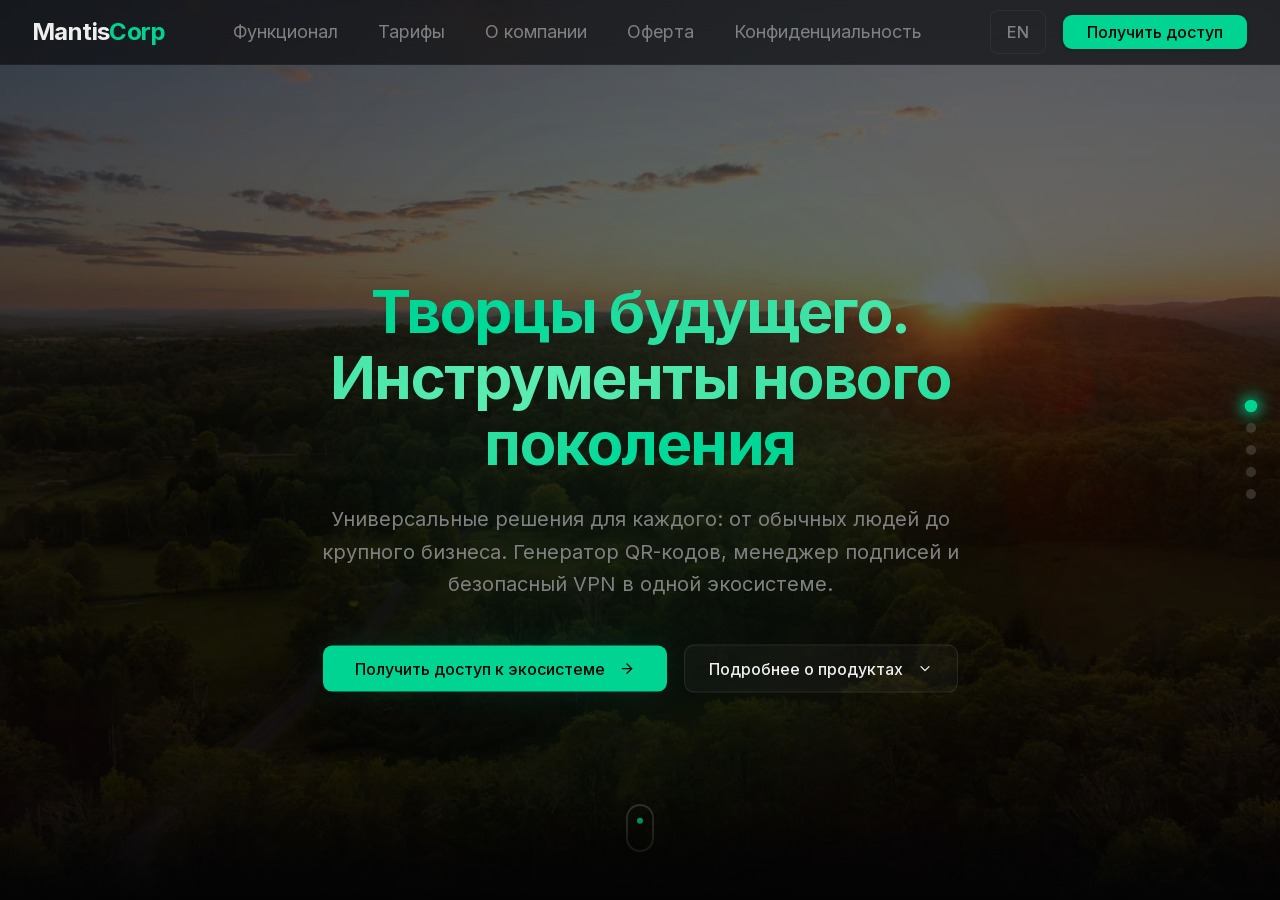
<file: index.html>
<!DOCTYPE html><html lang="ru" class="inter_9024c12c-module__2SQ2Oq__variable geist_mono_8d43a2aa-module__8Li5zG__variable dark h-full antialiased"><head><meta charSet="utf-8"/><meta name="viewport" content="width=device-width, initial-scale=1"/><link rel="preload" href="/_next/static/media/797e433ab948586e-s.p.0r6juujl39pe6.woff2" as="font" crossorigin="" type="font/woff2"/><link rel="preload" href="/_next/static/media/83afe278b6a6bb3c-s.p.2bn3s6zvc0dyp.woff2" as="font" crossorigin="" type="font/woff2"/><link rel="preload" href="/_next/static/media/9c72aa0f40e4eef8-s.p.1y4-pdgsjb-pw.woff2" as="font" crossorigin="" type="font/woff2"/><link rel="preload" as="image" href="/visa.png"/><link rel="preload" as="image" href="/mastercard.png"/><link rel="preload" as="image" href="/mir.png"/><link rel="stylesheet" href="/_next/static/chunks/3hni8xdn3e4u9.css" data-precedence="next"/><link rel="preload" as="script" fetchPriority="low" href="/_next/static/chunks/3z5q_p4msz2ha.js"/><script src="/_next/static/chunks/15orcrkp-_9ct.js" async=""></script><script src="/_next/static/chunks/2nykiepra7i1k.js" async=""></script><script src="/_next/static/chunks/0y-qmi6py9vt0.js" async=""></script><script src="/_next/static/chunks/turbopack-1_6kmb9wb6nxy.js" async=""></script><script src="/_next/static/chunks/1-zhabuw26v77.js" async=""></script><script src="/_next/static/chunks/2_xfewuy7awue.js" async=""></script><script src="/_next/static/chunks/2dpri4b9spteb.js" async=""></script><script src="/_next/static/chunks/14mrh2-p_w84d.js" async=""></script><script src="/_next/static/chunks/1tfbckb0qd7md.js" async=""></script><meta name="next-size-adjust" content=""/><title>MantisCorp — Экосистема цифровых утилит</title><meta name="description" content="Профессиональные инструменты для бизнеса: генератор QR-кодов, менеджер цифровых подписей и защищённое VPN-соединение."/><meta property="og:title" content="MantisCorp — Экосистема цифровых утилит"/><meta property="og:description" content="Три инструмента в единой экосистеме: QR-коды, цифровые подписи и VPN."/><meta property="og:locale" content="ru_RU"/><meta property="og:type" content="website"/><meta name="twitter:card" content="summary"/><meta name="twitter:title" content="MantisCorp — Экосистема цифровых утилит"/><meta name="twitter:description" content="Три инструмента в единой экосистеме: QR-коды, цифровые подписи и VPN."/><link rel="icon" href="/icon.svg?icon.3vuc0gk001-s3.svg" sizes="any" type="image/svg+xml"/><script src="/_next/static/chunks/0cz1d0mv5g_q7.js" noModule=""></script></head><body class="min-h-full flex flex-col"><div hidden=""><!--$--><!--/$--></div><header class="fixed top-0 left-0 right-0 z-50 w-full border-b border-border/40 bg-background/80 backdrop-blur-xl supports-[backdrop-filter]:bg-background/60"><div class="mx-auto flex h-16 max-w-7xl items-center justify-between px-4 sm:px-6 lg:px-8"><a class="flex items-center gap-2 group" id="navbar-logo" href="/"><span class="text-2xl font-bold tracking-tight">Mantis<span class="text-primary">Corp</span></span></a><nav class="hidden md:flex items-center gap-2" id="navbar-desktop"><a href="/#features" class="relative px-4 py-2 text-lg text-muted-foreground hover:text-foreground transition-colors rounded-md"><span class="relative z-10">Функционал</span></a><a href="/#pricing" class="relative px-4 py-2 text-lg text-muted-foreground hover:text-foreground transition-colors rounded-md"><span class="relative z-10">Тарифы</span></a><a href="/#about" class="relative px-4 py-2 text-lg text-muted-foreground hover:text-foreground transition-colors rounded-md"><span class="relative z-10">О компании</span></a><a class="relative px-4 py-2 text-lg text-muted-foreground hover:text-foreground transition-colors rounded-md" href="/offer/"><span class="relative z-10">Оферта</span></a><a class="relative px-4 py-2 text-lg text-muted-foreground hover:text-foreground transition-colors rounded-md" href="/privacy/"><span class="relative z-10">Конфиденциальность</span></a></nav><div class="flex items-center gap-3 sm:gap-4"><button class="hidden sm:flex h-11 px-4 items-center justify-center rounded-md border border-border/60 text-base font-medium text-muted-foreground hover:text-foreground hover:border-primary/40 transition-all" id="language-switcher">EN</button><button type="button" tabindex="0" data-slot="button" id="navbar-cta" class="group/button shrink-0 items-center justify-center rounded-lg border border-transparent bg-clip-padding font-medium whitespace-nowrap transition-all outline-none select-none focus-visible:border-ring focus-visible:ring-3 focus-visible:ring-ring/50 active:not-aria-[haspopup]:translate-y-px disabled:pointer-events-none disabled:opacity-50 aria-invalid:border-destructive aria-invalid:ring-3 aria-invalid:ring-destructive/20 dark:aria-invalid:border-destructive/50 dark:aria-invalid:ring-destructive/40 [&amp;_svg]:pointer-events-none [&amp;_svg]:shrink-0 [&amp;_svg:not([class*=&#x27;size-&#x27;])]:size-4 h-9 gap-1.5 has-data-[icon=inline-end]:pr-2 has-data-[icon=inline-start]:pl-2 hidden sm:inline-flex text-base px-6 bg-primary text-primary-foreground hover:bg-primary/90 shadow-sm">Получить доступ</button><button class="md:hidden p-2 text-muted-foreground hover:text-foreground" id="mobile-menu-toggle"><svg xmlns="http://www.w3.org/2000/svg" width="24" height="24" viewBox="0 0 24 24" fill="none" stroke="currentColor" stroke-width="2" stroke-linecap="round" stroke-linejoin="round" class="lucide lucide-menu h-5 w-5" aria-hidden="true"><path d="M4 5h16"></path><path d="M4 12h16"></path><path d="M4 19h16"></path></svg></button></div></div></header><main class="flex-1"><div class="relative w-full bg-background"><div tabindex="-1" class="h-dvh w-full overflow-y-auto overflow-x-hidden snap-y snap-mandatory scroll-smooth overscroll-y-contain scrollbar-hide outline-none"><section id="hero" class="snap-start w-full min-h-dvh flex flex-col [&amp;&gt;*]:flex-1"><section class="relative overflow-hidden w-full min-h-full flex flex-col justify-center items-center pt-20 sm:pt-24 pb-8"><div class="absolute inset-0 bg-cover bg-center pointer-events-none" style="background-image:url(&#x27;/bg/hero.jpg&#x27;)"></div><div class="absolute inset-0 bg-background/60 pointer-events-none"></div><div class="absolute top-1/2 left-1/2 -translate-x-1/2 -translate-y-1/2 w-[600px] h-[600px] rounded-full bg-primary/5 blur-[90px] animate-glow-pulse pointer-events-none"></div><div class="absolute top-1/4 right-1/4 w-[300px] h-[300px] rounded-full bg-primary/3 blur-[80px] animate-glow-pulse [animation-delay:1.5s] pointer-events-none"></div><div class="relative mx-auto max-w-7xl px-4 sm:px-6 lg:px-8 w-full"><div class="mx-auto max-w-3xl text-center"><h1 class="text-4xl sm:text-5xl lg:text-6xl font-bold tracking-tight leading-[1.1] mb-6" style="opacity:0;transform:translateY(20px)"><span class="text-gradient">Творцы будущего. Инструменты нового поколения</span></h1><p class="text-lg sm:text-xl text-muted-foreground leading-relaxed mb-10 max-w-2xl mx-auto" style="opacity:0;transform:translateY(20px)">Универсальные решения для каждого: от обычных людей до крупного бизнеса. Генератор QR-кодов, менеджер подписей и безопасный VPN в одной экосистеме.</p><div class="flex flex-col sm:flex-row items-center justify-center gap-4" style="opacity:0;transform:translateY(20px)"><a href="#pricing"><button type="button" tabindex="0" data-slot="button" id="hero-cta" class="group/button inline-flex shrink-0 items-center justify-center rounded-lg border border-transparent bg-clip-padding whitespace-nowrap transition-all outline-none select-none focus-visible:border-ring focus-visible:ring-3 focus-visible:ring-ring/50 active:not-aria-[haspopup]:translate-y-px disabled:pointer-events-none disabled:opacity-50 aria-invalid:border-destructive aria-invalid:ring-3 aria-invalid:ring-destructive/20 dark:aria-invalid:border-destructive/50 dark:aria-invalid:ring-destructive/40 [&amp;_svg]:pointer-events-none [&amp;_svg]:shrink-0 [&amp;_svg:not([class*=&#x27;size-&#x27;])]:size-4 gap-1.5 has-data-[icon=inline-end]:pr-2 has-data-[icon=inline-start]:pl-2 bg-primary text-primary-foreground hover:bg-primary/90 shadow-lg glow-emerald-sm px-8 h-12 text-base font-medium">Получить доступ к экосистеме<svg xmlns="http://www.w3.org/2000/svg" width="24" height="24" viewBox="0 0 24 24" fill="none" stroke="currentColor" stroke-width="2" stroke-linecap="round" stroke-linejoin="round" class="lucide lucide-arrow-right ml-2 h-4 w-4" aria-hidden="true"><path d="M5 12h14"></path><path d="m12 5 7 7-7 7"></path></svg></button></a><a href="#features"><button type="button" tabindex="0" data-slot="button" class="group/button inline-flex shrink-0 items-center justify-center rounded-lg border bg-clip-padding whitespace-nowrap outline-none select-none focus-visible:border-ring focus-visible:ring-3 focus-visible:ring-ring/50 active:not-aria-[haspopup]:translate-y-px disabled:pointer-events-none disabled:opacity-50 aria-invalid:border-destructive aria-invalid:ring-3 aria-invalid:ring-destructive/20 dark:aria-invalid:border-destructive/50 dark:aria-invalid:ring-destructive/40 [&amp;_svg]:pointer-events-none [&amp;_svg]:shrink-0 [&amp;_svg:not([class*=&#x27;size-&#x27;])]:size-4 bg-background hover:text-foreground aria-expanded:bg-muted aria-expanded:text-foreground dark:border-input dark:bg-input/30 dark:hover:bg-input/50 gap-1.5 has-data-[icon=inline-end]:pr-2 has-data-[icon=inline-start]:pl-2 border-border/60 hover:border-primary/40 hover:bg-primary/5 h-12 px-6 text-base font-medium transition-colors">Подробнее о продуктах<svg xmlns="http://www.w3.org/2000/svg" width="24" height="24" viewBox="0 0 24 24" fill="none" stroke="currentColor" stroke-width="2" stroke-linecap="round" stroke-linejoin="round" class="lucide lucide-chevron-down ml-2 h-4 w-4" aria-hidden="true"><path d="m6 9 6 6 6-6"></path></svg></button></a></div></div></div><div class="absolute bottom-10 left-1/2 -translate-x-1/2 flex flex-col items-center text-muted-foreground/50 pointer-events-none" style="opacity:0"><div class="w-7 h-12 border-2 border-muted-foreground/30 rounded-full flex justify-center p-1.5 mb-2 relative"><div class="w-1.5 h-1.5 bg-primary/80 rounded-full"></div></div></div><div class="absolute bottom-0 left-0 right-0 h-24 bg-gradient-to-t from-background to-transparent pointer-events-none"></div></section></section><section id="features" class="snap-start w-full min-h-dvh flex flex-col [&amp;&gt;*]:flex-1"><section class="relative w-full min-h-full flex flex-col justify-start pt-20 sm:pt-24 pb-8"><div class="absolute inset-0 bg-cover bg-center pointer-events-none" style="background-image:url(&#x27;/bg/features.jpg&#x27;)"></div><div class="absolute inset-0 bg-background/[0.78] pointer-events-none"></div><div class="relative mx-auto max-w-7xl px-4 sm:px-6 lg:px-8 w-full"><div class="mx-auto max-w-2xl text-center mb-2 sm:mb-4" style="opacity:0;transform:translateY(20px)"><div class="inline-flex items-center gap-2 rounded-full border border-primary/20 bg-primary/5 px-3 py-1 sm:px-4 sm:py-1 fluid-badge font-medium text-primary mb-2 sm:mb-4">Возможности</div><h2 class="text-xl sm:text-3xl font-bold tracking-tight mb-1 sm:mb-3">Инструменты, которые работают на вас</h2><p class="text-sm sm:text-base text-muted-foreground">Каждый компонент экосистемы MantisCorp разработан для максимальной продуктивности.</p></div><div class="relative max-w-xl mx-auto"><button class="absolute left-0 sm:-left-14 top-1/2 -translate-y-1/2 z-20 hidden sm:flex h-8 w-8 sm:h-10 sm:w-10 items-center justify-center rounded-full border border-border/60 bg-card/80 backdrop-blur-sm text-muted-foreground opacity-40 hover:opacity-100 hover:text-primary hover:border-primary/40 hover:bg-card transition-all duration-300 shadow-lg cursor-pointer" aria-label="Previous"><svg xmlns="http://www.w3.org/2000/svg" width="24" height="24" viewBox="0 0 24 24" fill="none" stroke="currentColor" stroke-width="2" stroke-linecap="round" stroke-linejoin="round" class="lucide lucide-chevron-left h-4 w-4 sm:h-5 sm:w-5" aria-hidden="true"><path d="m15 18-6-6 6-6"></path></svg></button><button class="absolute right-0 sm:-right-14 top-1/2 -translate-y-1/2 z-20 hidden sm:flex h-8 w-8 sm:h-10 sm:w-10 items-center justify-center rounded-full border border-border/60 bg-card/80 backdrop-blur-sm text-muted-foreground opacity-40 hover:opacity-100 hover:text-primary hover:border-primary/40 hover:bg-card transition-all duration-300 shadow-lg cursor-pointer" aria-label="Next"><svg xmlns="http://www.w3.org/2000/svg" width="24" height="24" viewBox="0 0 24 24" fill="none" stroke="currentColor" stroke-width="2" stroke-linecap="round" stroke-linejoin="round" class="lucide lucide-chevron-right h-4 w-4 sm:h-5 sm:w-5" aria-hidden="true"><path d="m9 18 6-6-6-6"></path></svg></button><div class="overflow-hidden rounded-2xl px-2 sm:px-0 flex items-stretch min-h-[320px] sm:min-h-[440px]"><div class="w-full h-full cursor-grab active:cursor-grabbing" draggable="false" style="opacity:1;transform:none;-webkit-touch-callout:none;-webkit-user-select:none;user-select:none;touch-action:pan-y"><div data-slot="card" data-size="default" class="group/card gap-(--card-spacing) rounded-xl py-(--card-spacing) text-sm text-card-foreground ring-1 ring-foreground/10 [--card-spacing:--spacing(4)] has-data-[slot=card-footer]:pb-0 has-[&gt;img:first-child]:pt-0 data-[size=sm]:[--card-spacing:--spacing(3)] data-[size=sm]:has-data-[slot=card-footer]:pb-0 *:[img:first-child]:rounded-t-xl *:[img:last-child]:rounded-b-xl w-full h-full flex flex-col group/card relative border-border/40 bg-card/60 hover:border-primary/30 hover:bg-card/80 transition-colors duration-300 hover:shadow-lg hover:shadow-primary/5 overflow-hidden" id="feature-card-vpn"><div data-slot="card-content" class="p-4 sm:p-8 flex-1 flex flex-col justify-center"><div class="mb-3 sm:mb-5 flex h-10 w-10 sm:h-12 sm:w-12 items-center justify-center rounded-xl bg-primary/10 border border-primary/20 group-hover/card:bg-primary/15 group-hover/card:border-primary/30 transition-all duration-300"><svg xmlns="http://www.w3.org/2000/svg" width="24" height="24" viewBox="0 0 24 24" fill="none" stroke="currentColor" stroke-width="2" stroke-linecap="round" stroke-linejoin="round" class="lucide lucide-shield-check h-5 w-5 sm:h-6 sm:w-6 text-primary" aria-hidden="true"><path d="M20 13c0 5-3.5 7.5-7.66 8.95a1 1 0 0 1-.67-.01C7.5 20.5 4 18 4 13V6a1 1 0 0 1 1-1c2 0 4.5-1.2 6.24-2.72a1.17 1.17 0 0 1 1.52 0C14.51 3.81 17 5 19 5a1 1 0 0 1 1 1z"></path><path d="m9 12 2 2 4-4"></path></svg></div><h3 class="text-lg sm:text-xl font-semibold mb-1 sm:mb-3">MantisVPN</h3><p class="text-xs sm:text-sm text-muted-foreground leading-relaxed mb-3 sm:mb-5">Протокол безопасного сетевого доступа (VPN) с шифрованием корпоративного уровня, высокой скоростью и защитой от утечек данных.</p><ul class="space-y-1 sm:space-y-2.5"><li class="flex items-start gap-2 sm:gap-2.5 text-xs sm:text-sm text-muted-foreground"><svg xmlns="http://www.w3.org/2000/svg" width="24" height="24" viewBox="0 0 24 24" fill="none" stroke="currentColor" stroke-width="2" stroke-linecap="round" stroke-linejoin="round" class="lucide lucide-check h-3 w-3 sm:h-4 sm:w-4 text-primary mt-0.5 shrink-0" aria-hidden="true"><path d="M20 6 9 17l-5-5"></path></svg><span>Шифрование AES-256</span></li><li class="flex items-start gap-2 sm:gap-2.5 text-xs sm:text-sm text-muted-foreground"><svg xmlns="http://www.w3.org/2000/svg" width="24" height="24" viewBox="0 0 24 24" fill="none" stroke="currentColor" stroke-width="2" stroke-linecap="round" stroke-linejoin="round" class="lucide lucide-check h-3 w-3 sm:h-4 sm:w-4 text-primary mt-0.5 shrink-0" aria-hidden="true"><path d="M20 6 9 17l-5-5"></path></svg><span>Серверы в 6+ странах</span></li><li class="flex items-start gap-2 sm:gap-2.5 text-xs sm:text-sm text-muted-foreground"><svg xmlns="http://www.w3.org/2000/svg" width="24" height="24" viewBox="0 0 24 24" fill="none" stroke="currentColor" stroke-width="2" stroke-linecap="round" stroke-linejoin="round" class="lucide lucide-check h-3 w-3 sm:h-4 sm:w-4 text-primary mt-0.5 shrink-0" aria-hidden="true"><path d="M20 6 9 17l-5-5"></path></svg><span>Защита от утечек DNS/IP</span></li><li class="flex items-start gap-2 sm:gap-2.5 text-xs sm:text-sm text-muted-foreground"><svg xmlns="http://www.w3.org/2000/svg" width="24" height="24" viewBox="0 0 24 24" fill="none" stroke="currentColor" stroke-width="2" stroke-linecap="round" stroke-linejoin="round" class="lucide lucide-check h-3 w-3 sm:h-4 sm:w-4 text-primary mt-0.5 shrink-0" aria-hidden="true"><path d="M20 6 9 17l-5-5"></path></svg><span>Без ограничения скорости</span></li></ul><div class="mt-3 sm:mt-6 flex flex-wrap items-center gap-2 sm:gap-3"><a href="https://t.me/mantis_vpn_bot" target="_blank" rel="noopener noreferrer" class="inline-flex items-center gap-1.5 sm:gap-2 rounded-xl bg-primary hover:bg-primary/90 text-primary-foreground font-semibold px-4 py-2 sm:px-6 sm:py-2.5 text-xs sm:text-sm shadow-lg shadow-primary/20 transition-all hover:scale-105 active:scale-95">Перейти<svg xmlns="http://www.w3.org/2000/svg" width="24" height="24" viewBox="0 0 24 24" fill="none" stroke="currentColor" stroke-width="2" stroke-linecap="round" stroke-linejoin="round" class="lucide lucide-external-link h-3 w-3 sm:h-4 sm:w-4" aria-hidden="true"><path d="M15 3h6v6"></path><path d="M10 14 21 3"></path><path d="M18 13v6a2 2 0 0 1-2 2H5a2 2 0 0 1-2-2V8a2 2 0 0 1 2-2h6"></path></svg></a><a href="https://t.me/mantis_supportt" target="_blank" rel="noopener noreferrer" class="inline-flex items-center gap-1.5 sm:gap-2 rounded-xl border border-border/60 bg-transparent hover:bg-primary/5 hover:border-primary/40 hover:text-primary text-muted-foreground font-semibold px-4 py-2 sm:px-6 sm:py-2.5 text-xs sm:text-sm transition-all hover:scale-105 active:scale-95"><svg xmlns="http://www.w3.org/2000/svg" width="24" height="24" viewBox="0 0 24 24" fill="none" stroke="currentColor" stroke-width="2" stroke-linecap="round" stroke-linejoin="round" class="lucide lucide-headphones h-3 w-3 sm:h-4 sm:w-4" aria-hidden="true"><path d="M3 14h3a2 2 0 0 1 2 2v3a2 2 0 0 1-2 2H5a2 2 0 0 1-2-2v-7a9 9 0 0 1 18 0v7a2 2 0 0 1-2 2h-1a2 2 0 0 1-2-2v-3a2 2 0 0 1 2-2h3"></path></svg>Поддержка</a></div></div></div></div></div><div class="flex justify-center gap-1.5 sm:gap-2 mt-2 sm:mt-5"><button class="h-2 rounded-full transition-all duration-300 cursor-pointer w-6 bg-primary" aria-label="Slide 1"></button><button class="h-2 rounded-full transition-all duration-300 cursor-pointer w-2 bg-muted-foreground/30 hover:bg-muted-foreground/50" aria-label="Slide 2"></button><button class="h-2 rounded-full transition-all duration-300 cursor-pointer w-2 bg-muted-foreground/30 hover:bg-muted-foreground/50" aria-label="Slide 3"></button></div></div></div></section></section><section id="pricing" class="snap-start w-full min-h-dvh flex flex-col [&amp;&gt;*]:flex-1"><section class="relative w-full min-h-full flex flex-col justify-start pt-20 sm:pt-24 pb-8"><div class="absolute inset-0 bg-cover bg-center pointer-events-none" style="background-image:url(&#x27;/bg/pricing.jpg&#x27;)"></div><div class="absolute inset-0 bg-background/[0.82] pointer-events-none"></div><div class="absolute inset-0 bg-gradient-to-b from-transparent via-primary/[0.02] to-transparent"></div><div class="relative mx-auto max-w-7xl px-4 sm:px-6 lg:px-8 w-full"><div class="mx-auto max-w-3xl text-center mb-3 sm:mb-10" style="opacity:0;transform:translateY(20px)"><div class="inline-flex items-center gap-2 rounded-full border border-primary/20 bg-primary/5 px-3 py-1 sm:px-4 sm:py-1 fluid-badge font-medium text-primary mb-2 sm:mb-4">Тарифы</div><h2 class="text-xl sm:text-3xl lg:text-4xl font-bold tracking-tight mb-1 sm:mb-4">Стоимость по запросу</h2><p class="text-sm sm:text-base text-muted-foreground">Мы подбираем индивидуальные условия под каждого клиента. Свяжитесь с нами, чтобы получить персональное предложение.</p></div><div class="grid grid-cols-1 lg:grid-cols-2 gap-3 sm:gap-6 max-w-5xl mx-auto"><div class="flex flex-col justify-center" style="opacity:0;transform:translateX(-20px)"><p class="text-muted-foreground leading-relaxed text-sm sm:text-base mb-3 sm:mb-6">Каждый бизнес уникален — поэтому мы не используем фиксированные тарифы. Наша команда проанализирует ваши задачи, предложит оптимальный набор инструментов и рассчитает стоимость, которая будет соответствовать именно вашим потребностям. Вы платите только за то, что действительно используете.</p><div class="flex flex-col items-center"><a href="mailto:mantis@huesos.pro"><button type="button" tabindex="0" data-slot="button" class="group/button inline-flex shrink-0 items-center justify-center border border-transparent bg-clip-padding whitespace-nowrap outline-none select-none focus-visible:border-ring focus-visible:ring-3 focus-visible:ring-ring/50 active:not-aria-[haspopup]:translate-y-px disabled:pointer-events-none disabled:opacity-50 aria-invalid:border-destructive aria-invalid:ring-3 aria-invalid:ring-destructive/20 dark:aria-invalid:border-destructive/50 dark:aria-invalid:ring-destructive/40 [&amp;_svg]:pointer-events-none [&amp;_svg]:shrink-0 [&amp;_svg:not([class*=&#x27;size-&#x27;])]:size-4 gap-1.5 has-data-[icon=inline-end]:pr-2 has-data-[icon=inline-start]:pl-2 bg-primary hover:bg-primary/90 text-primary-foreground font-semibold px-5 sm:px-8 h-10 sm:h-12 text-sm sm:text-base rounded-xl shadow-lg shadow-primary/20 glow-emerald transition-transform hover:scale-105 active:scale-95"><svg xmlns="http://www.w3.org/2000/svg" width="24" height="24" viewBox="0 0 24 24" fill="none" stroke="currentColor" stroke-width="2" stroke-linecap="round" stroke-linejoin="round" class="lucide lucide-mail mr-2 sm:mr-2.5 h-3.5 w-3.5 sm:h-4 sm:w-4" aria-hidden="true"><path d="m22 7-8.991 5.727a2 2 0 0 1-2.009 0L2 7"></path><rect x="2" y="4" width="20" height="16" rx="2"></rect></svg>Связаться с нами</button></a><p class="text-xs text-muted-foreground mt-3">Мы ответим в течение 24 часов.</p></div></div><div style="opacity:0;transform:translateX(20px)"><div data-slot="card" data-size="default" class="group/card flex flex-col gap-(--card-spacing) overflow-hidden rounded-xl py-(--card-spacing) text-sm text-card-foreground ring-1 ring-foreground/10 [--card-spacing:--spacing(4)] has-data-[slot=card-footer]:pb-0 has-[&gt;img:first-child]:pt-0 data-[size=sm]:[--card-spacing:--spacing(3)] data-[size=sm]:has-data-[slot=card-footer]:pb-0 *:[img:first-child]:rounded-t-xl *:[img:last-child]:rounded-b-xl border-border/40 bg-card/50 backdrop-blur-sm"><div data-slot="card-content" class="p-4 sm:p-8"><ul class="space-y-2 sm:space-y-4"><li class="flex items-start gap-2.5 sm:gap-3 text-xs sm:text-sm text-muted-foreground" style="opacity:0;transform:translateX(10px)"><div class="flex h-5 w-5 shrink-0 items-center justify-center rounded-full bg-primary/15 border border-primary/20 mt-0.5"><svg xmlns="http://www.w3.org/2000/svg" width="24" height="24" viewBox="0 0 24 24" fill="none" stroke="currentColor" stroke-width="2" stroke-linecap="round" stroke-linejoin="round" class="lucide lucide-check h-3 w-3 text-primary" aria-hidden="true"><path d="M20 6 9 17l-5-5"></path></svg></div><span>Индивидуальный расчёт под ваши задачи</span></li><li class="flex items-start gap-2.5 sm:gap-3 text-xs sm:text-sm text-muted-foreground" style="opacity:0;transform:translateX(10px)"><div class="flex h-5 w-5 shrink-0 items-center justify-center rounded-full bg-primary/15 border border-primary/20 mt-0.5"><svg xmlns="http://www.w3.org/2000/svg" width="24" height="24" viewBox="0 0 24 24" fill="none" stroke="currentColor" stroke-width="2" stroke-linecap="round" stroke-linejoin="round" class="lucide lucide-check h-3 w-3 text-primary" aria-hidden="true"><path d="M20 6 9 17l-5-5"></path></svg></div><span>Гибкие условия оплаты</span></li><li class="flex items-start gap-2.5 sm:gap-3 text-xs sm:text-sm text-muted-foreground" style="opacity:0;transform:translateX(10px)"><div class="flex h-5 w-5 shrink-0 items-center justify-center rounded-full bg-primary/15 border border-primary/20 mt-0.5"><svg xmlns="http://www.w3.org/2000/svg" width="24" height="24" viewBox="0 0 24 24" fill="none" stroke="currentColor" stroke-width="2" stroke-linecap="round" stroke-linejoin="round" class="lucide lucide-check h-3 w-3 text-primary" aria-hidden="true"><path d="M20 6 9 17l-5-5"></path></svg></div><span>Бесплатная консультация перед началом</span></li><li class="flex items-start gap-2.5 sm:gap-3 text-xs sm:text-sm text-muted-foreground" style="opacity:0;transform:translateX(10px)"><div class="flex h-5 w-5 shrink-0 items-center justify-center rounded-full bg-primary/15 border border-primary/20 mt-0.5"><svg xmlns="http://www.w3.org/2000/svg" width="24" height="24" viewBox="0 0 24 24" fill="none" stroke="currentColor" stroke-width="2" stroke-linecap="round" stroke-linejoin="round" class="lucide lucide-check h-3 w-3 text-primary" aria-hidden="true"><path d="M20 6 9 17l-5-5"></path></svg></div><span>Полный доступ ко всем инструментам экосистемы</span></li><li class="flex items-start gap-2.5 sm:gap-3 text-xs sm:text-sm text-muted-foreground" style="opacity:0;transform:translateX(10px)"><div class="flex h-5 w-5 shrink-0 items-center justify-center rounded-full bg-primary/15 border border-primary/20 mt-0.5"><svg xmlns="http://www.w3.org/2000/svg" width="24" height="24" viewBox="0 0 24 24" fill="none" stroke="currentColor" stroke-width="2" stroke-linecap="round" stroke-linejoin="round" class="lucide lucide-check h-3 w-3 text-primary" aria-hidden="true"><path d="M20 6 9 17l-5-5"></path></svg></div><span>Приоритетная техническая поддержка</span></li><li class="flex items-start gap-2.5 sm:gap-3 text-xs sm:text-sm text-muted-foreground" style="opacity:0;transform:translateX(10px)"><div class="flex h-5 w-5 shrink-0 items-center justify-center rounded-full bg-primary/15 border border-primary/20 mt-0.5"><svg xmlns="http://www.w3.org/2000/svg" width="24" height="24" viewBox="0 0 24 24" fill="none" stroke="currentColor" stroke-width="2" stroke-linecap="round" stroke-linejoin="round" class="lucide lucide-check h-3 w-3 text-primary" aria-hidden="true"><path d="M20 6 9 17l-5-5"></path></svg></div><span>Персональный менеджер</span></li></ul></div></div></div></div></div></section></section><section id="about" class="snap-start w-full min-h-dvh flex flex-col [&amp;&gt;*]:flex-1"><section class="relative pt-20 sm:pt-24 pb-8 w-full flex flex-col justify-start items-center min-h-full"><div class="absolute inset-0 bg-cover bg-center pointer-events-none" style="background-image:url(&#x27;/bg/about.jpg&#x27;)"></div><div class="absolute inset-0 bg-background/[0.82] pointer-events-none"></div><div class="relative mx-auto max-w-7xl px-4 sm:px-6 lg:px-8 w-full"><div class="mx-auto max-w-2xl text-center mb-3 sm:mb-6" style="opacity:0;transform:translateY(20px)"><div class="inline-flex items-center gap-2 rounded-full border border-primary/20 bg-primary/5 px-2.5 py-1 sm:px-4 sm:py-1.5 fluid-badge font-medium text-primary mb-1.5 sm:mb-6">О компании</div><h2 class="fluid-h2 font-bold tracking-tight mb-1.5 sm:mb-4 leading-tight">MantisCorp</h2><p class="fluid-body text-muted-foreground leading-relaxed">MantisCorp — это экосистема цифровых утилит, созданная для всех: от обычных людей до крупного бизнеса. Мы — творцы будущего, предоставляющие профессиональные инструменты для безопасности, удобства и продуктивности в вашей повседневной и рабочей рутине.</p></div><div class="relative max-w-3xl mx-auto mb-4 sm:mb-6" style="opacity:0;transform:scale(0.95)"><div class="absolute -inset-px rounded-2xl bg-gradient-to-r from-primary/30 via-emerald-500/20 to-primary/30 opacity-50 blur-md"></div><div class="relative rounded-2xl border border-white/10 bg-card/60 backdrop-blur-2xl px-4 py-3 sm:px-8 sm:py-5 text-center shadow-xl overflow-hidden"><div class="absolute inset-0 bg-gradient-to-b from-white/5 to-transparent opacity-50"></div><p class="relative z-10 fluid-body font-medium text-foreground leading-relaxed italic">“<!-- -->Наша миссия — сделать цифровые инструменты доступными, безопасными и интуитивно понятными для каждого.<!-- -->”</p></div></div><div class="grid grid-cols-1 sm:grid-cols-3 gap-2 sm:gap-5 max-w-3xl mx-auto"><div class="group relative rounded-xl sm:rounded-2xl border border-border/40 bg-card/50 backdrop-blur-sm p-2.5 sm:p-6 flex flex-row sm:flex-col items-center text-left sm:text-center gap-3 sm:gap-0 hover:border-primary/30 hover:bg-card/80 transition-all duration-300 hover:shadow-lg hover:shadow-primary/5 hover:-translate-y-1" style="opacity:0;transform:translateY(25px)"><div class="shrink-0 sm:mx-auto mb-0 sm:mb-4 flex h-9 w-9 sm:h-12 sm:w-12 items-center justify-center rounded-xl bg-primary/10 border border-primary/20 group-hover:bg-primary/15 group-hover:border-primary/30 transition-all duration-300"><svg xmlns="http://www.w3.org/2000/svg" width="24" height="24" viewBox="0 0 24 24" fill="none" stroke="currentColor" stroke-width="2" stroke-linecap="round" stroke-linejoin="round" class="lucide lucide-shield h-4 w-4 sm:h-5 sm:w-5 text-primary" aria-hidden="true"><path d="M20 13c0 5-3.5 7.5-7.66 8.95a1 1 0 0 1-.67-.01C7.5 20.5 4 18 4 13V6a1 1 0 0 1 1-1c2 0 4.5-1.2 6.24-2.72a1.17 1.17 0 0 1 1.52 0C14.51 3.81 17 5 19 5a1 1 0 0 1 1 1z"></path></svg></div><div class="min-w-0"><h3 class="fluid-sm font-semibold mb-0.5 sm:mb-2">Безопасность</h3><p class="fluid-xs text-muted-foreground leading-tight sm:leading-relaxed">Шифрование корпоративного уровня и защита данных в каждом продукте.</p></div></div><div class="group relative rounded-xl sm:rounded-2xl border border-border/40 bg-card/50 backdrop-blur-sm p-2.5 sm:p-6 flex flex-row sm:flex-col items-center text-left sm:text-center gap-3 sm:gap-0 hover:border-primary/30 hover:bg-card/80 transition-all duration-300 hover:shadow-lg hover:shadow-primary/5 hover:-translate-y-1" style="opacity:0;transform:translateY(25px)"><div class="shrink-0 sm:mx-auto mb-0 sm:mb-4 flex h-9 w-9 sm:h-12 sm:w-12 items-center justify-center rounded-xl bg-primary/10 border border-primary/20 group-hover:bg-primary/15 group-hover:border-primary/30 transition-all duration-300"><svg xmlns="http://www.w3.org/2000/svg" width="24" height="24" viewBox="0 0 24 24" fill="none" stroke="currentColor" stroke-width="2" stroke-linecap="round" stroke-linejoin="round" class="lucide lucide-zap h-4 w-4 sm:h-5 sm:w-5 text-primary" aria-hidden="true"><path d="M4 14a1 1 0 0 1-.78-1.63l9.9-10.2a.5.5 0 0 1 .86.46l-1.92 6.02A1 1 0 0 0 13 10h7a1 1 0 0 1 .78 1.63l-9.9 10.2a.5.5 0 0 1-.86-.46l1.92-6.02A1 1 0 0 0 11 14z"></path></svg></div><div class="min-w-0"><h3 class="fluid-sm font-semibold mb-0.5 sm:mb-2">Простота</h3><p class="fluid-xs text-muted-foreground leading-tight sm:leading-relaxed">Интуитивный интерфейс, с которым разберётся каждый — без инструкций.</p></div></div><div class="group relative rounded-xl sm:rounded-2xl border border-border/40 bg-card/50 backdrop-blur-sm p-2.5 sm:p-6 flex flex-row sm:flex-col items-center text-left sm:text-center gap-3 sm:gap-0 hover:border-primary/30 hover:bg-card/80 transition-all duration-300 hover:shadow-lg hover:shadow-primary/5 hover:-translate-y-1" style="opacity:0;transform:translateY(25px)"><div class="shrink-0 sm:mx-auto mb-0 sm:mb-4 flex h-9 w-9 sm:h-12 sm:w-12 items-center justify-center rounded-xl bg-primary/10 border border-primary/20 group-hover:bg-primary/15 group-hover:border-primary/30 transition-all duration-300"><svg xmlns="http://www.w3.org/2000/svg" width="24" height="24" viewBox="0 0 24 24" fill="none" stroke="currentColor" stroke-width="2" stroke-linecap="round" stroke-linejoin="round" class="lucide lucide-heart h-4 w-4 sm:h-5 sm:w-5 text-primary" aria-hidden="true"><path d="M2 9.5a5.5 5.5 0 0 1 9.591-3.676.56.56 0 0 0 .818 0A5.49 5.49 0 0 1 22 9.5c0 2.29-1.5 4-3 5.5l-5.492 5.313a2 2 0 0 1-3 .019L5 15c-1.5-1.5-3-3.2-3-5.5"></path></svg></div><div class="min-w-0"><h3 class="fluid-sm font-semibold mb-0.5 sm:mb-2">Надёжность</h3><p class="fluid-xs text-muted-foreground leading-tight sm:leading-relaxed">Стабильная инфраструктура и круглосуточная поддержка без выходных.</p></div></div></div></div></section></section><section id="contact" class="snap-start w-full min-h-dvh flex flex-col [&amp;&gt;*]:flex-1"><div class="flex flex-col w-full min-h-full"><section class="relative pt-20 sm:pt-24 pb-8 w-full flex flex-col justify-center items-center flex-1"><div class="absolute inset-0 bg-cover bg-center pointer-events-none" style="background-image:url(&#x27;/bg/contact.jpg&#x27;)"></div><div class="absolute inset-0 bg-background/[0.83] pointer-events-none"></div><div class="relative mx-auto max-w-7xl px-4 sm:px-6 lg:px-8 w-full"><div class="mx-auto max-w-lg text-center" style="opacity:0;transform:translateY(20px)"><div class="inline-flex items-center gap-2 rounded-full border border-primary/20 bg-primary/5 px-3 py-1 sm:px-4 sm:py-1.5 fluid-badge font-medium text-primary mb-2 sm:mb-6">Контакты</div><h2 class="fluid-h2 font-bold tracking-tight mb-2 sm:mb-4">Свяжитесь с нами</h2><p class="fluid-body text-muted-foreground mb-4 sm:mb-8">По вопросам работы сервиса, возврата средств и технической поддержки обращайтесь по электронной почте.</p><a href="mailto:mantis@huesos.pro" class="inline-flex items-center gap-1.5 sm:gap-2 rounded-lg border border-primary/30 bg-primary/5 px-4 py-2 sm:px-6 sm:py-3 text-xs sm:text-sm font-medium text-primary hover:bg-primary/10 transition-colors" id="contact-email"><svg xmlns="http://www.w3.org/2000/svg" width="24" height="24" viewBox="0 0 24 24" fill="none" stroke="currentColor" stroke-width="2" stroke-linecap="round" stroke-linejoin="round" class="lucide lucide-mail h-3.5 w-3.5 sm:h-4 sm:w-4" aria-hidden="true"><path d="m22 7-8.991 5.727a2 2 0 0 1-2.009 0L2 7"></path><rect x="2" y="4" width="20" height="16" rx="2"></rect></svg>mantis@huesos.pro</a></div></div></section><footer class="border-t border-border/40 bg-background" id="footer"><div class="mx-auto max-w-7xl px-4 sm:px-6 lg:px-8"><div class="grid grid-cols-2 gap-x-4 gap-y-4 py-4 sm:gap-8 sm:py-12 lg:grid-cols-4"><div class="space-y-2 sm:space-y-4 col-span-2 lg:col-span-1"><div class="flex items-center gap-2"><span class="text-base sm:text-lg font-bold tracking-tight">Mantis<span class="text-primary">Corp</span></span></div><p class="fluid-sm text-muted-foreground leading-relaxed">Экосистема цифровых утилит для людей и бизнеса.</p></div><div class="space-y-2 sm:space-y-4"><h3 class="fluid-sm font-semibold">Навигация</h3><ul class="space-y-1 sm:space-y-2.5"><li><a href="#features" class="fluid-xs text-muted-foreground hover:text-foreground transition-colors">Функционал</a></li><li><a href="#pricing" class="fluid-xs text-muted-foreground hover:text-foreground transition-colors">Тарифы</a></li></ul></div><div class="space-y-2 sm:space-y-4"><h3 class="fluid-sm font-semibold">Документы</h3><ul class="space-y-1 sm:space-y-2.5"><li><a class="fluid-xs text-muted-foreground hover:text-foreground transition-colors" id="footer-offer-link" href="/offer/">Публичная оферта</a></li><li><a class="fluid-xs text-muted-foreground hover:text-foreground transition-colors" id="footer-privacy-link" href="/privacy/">Политика конфиденциальности</a></li></ul></div><div class="space-y-2 sm:space-y-4"><h3 class="fluid-sm font-semibold">Контакты</h3><ul class="space-y-1 sm:space-y-2.5"><li><a href="mailto:mantis@huesos.pro" class="fluid-xs text-muted-foreground hover:text-primary transition-colors">mantis@huesos.pro</a></li></ul></div></div><div class="border-t border-border/40 py-4 sm:py-6 flex flex-col sm:flex-row gap-6 justify-between items-start" id="footer-requisites"><div><h4 class="fluid-xs font-medium text-muted-foreground mb-1.5 sm:mb-3">Реквизиты</h4><div class="text-[10px] sm:text-[11px] leading-tight sm:leading-relaxed text-muted-foreground/70 space-y-0 sm:space-y-0.5"><p class="font-semibold text-foreground/80 mb-1">ИП ДОЛЖЕНКО ГЛЕБ КОНСТАНТИНОВИЧ</p><p>Адрес: Россия, Челябинская область, г. Челябинск<!-- --> · <!-- -->Телефон: +7 (980) 022-00-70</p><p>ИНН: 745212388477<!-- --> · <!-- -->ОГРНИП: 326745600035878</p><p>Email: J72043587@GMAIL.COM</p><p>Банк: АО «АЛЬФА-БАНК»</p><p>Р/С: 40802810780180002554<!-- --> · <!-- -->К/С: 30101810200000000593<!-- --> · <!-- -->БИК: 044525593</p></div></div><div class="flex gap-2 sm:gap-3 items-center shrink-0"><div class="bg-white px-2 py-1.5 rounded border border-white/20 flex items-center justify-center"><img src="/visa.png" alt="Visa" class="h-3 sm:h-4 w-auto object-contain"/></div><div class="bg-white px-2 py-1.5 rounded border border-white/20 flex items-center justify-center"><img src="/mastercard.png" alt="Mastercard" class="h-4 sm:h-5 w-auto object-contain"/></div><div class="bg-white px-2 py-1.5 rounded border border-white/20 flex items-center justify-center"><img src="/mir.png" alt="МИР" class="h-2.5 sm:h-3 w-auto mt-0.5 object-contain"/></div></div></div><div class="border-t border-border/40 py-2 sm:py-5"><p class="text-center fluid-xs text-muted-foreground/60">© 2026 MantisCorp. Все права защищены.</p></div></div></footer></div></section></div><div class="hidden sm:flex flex-col gap-3 fixed right-6 top-1/2 -translate-y-1/2 z-40"><button aria-label="Section 1" class="h-2.5 w-2.5 rounded-full transition-all duration-300 bg-primary scale-125 shadow-[0_0_12px_2px_var(--color-primary)]"></button><button aria-label="Section 2" class="h-2.5 w-2.5 rounded-full transition-all duration-300 bg-muted-foreground/30 hover:bg-muted-foreground/60 hover:scale-110"></button><button aria-label="Section 3" class="h-2.5 w-2.5 rounded-full transition-all duration-300 bg-muted-foreground/30 hover:bg-muted-foreground/60 hover:scale-110"></button><button aria-label="Section 4" class="h-2.5 w-2.5 rounded-full transition-all duration-300 bg-muted-foreground/30 hover:bg-muted-foreground/60 hover:scale-110"></button><button aria-label="Section 5" class="h-2.5 w-2.5 rounded-full transition-all duration-300 bg-muted-foreground/30 hover:bg-muted-foreground/60 hover:scale-110"></button></div></div><!--$--><!--/$--></main><script src="/_next/static/chunks/3z5q_p4msz2ha.js" id="_R_" async=""></script><script>(self.__next_f=self.__next_f||[]).push([0])</script><script>self.__next_f.push([1,"1:\"$Sreact.fragment\"\n2:I[43572,[\"/_next/static/chunks/1-zhabuw26v77.js\",\"/_next/static/chunks/2_xfewuy7awue.js\",\"/_next/static/chunks/2dpri4b9spteb.js\",\"/_next/static/chunks/14mrh2-p_w84d.js\"],\"LanguageProvider\"]\n3:I[2874,[\"/_next/static/chunks/1-zhabuw26v77.js\",\"/_next/static/chunks/2_xfewuy7awue.js\",\"/_next/static/chunks/2dpri4b9spteb.js\",\"/_next/static/chunks/14mrh2-p_w84d.js\"],\"Navbar\"]\n4:I[39756,[\"/_next/static/chunks/1-zhabuw26v77.js\",\"/_next/static/chunks/2_xfewuy7awue.js\",\"/_next/static/chunks/2dpri4b9spteb.js\",\"/_next/static/chunks/14mrh2-p_w84d.js\"],\"default\"]\n5:I[37457,[\"/_next/static/chunks/1-zhabuw26v77.js\",\"/_next/static/chunks/2_xfewuy7awue.js\",\"/_next/static/chunks/2dpri4b9spteb.js\",\"/_next/static/chunks/14mrh2-p_w84d.js\"],\"default\"]\n6:I[35538,[\"/_next/static/chunks/1-zhabuw26v77.js\",\"/_next/static/chunks/2_xfewuy7awue.js\",\"/_next/static/chunks/2dpri4b9spteb.js\",\"/_next/static/chunks/14mrh2-p_w84d.js\"],\"CookieConsent\"]\n7:I[47257,[\"/_next/static/chunks/1-zhabuw26v77.js\",\"/_next/static/chunks/2_xfewuy7awue.js\",\"/_next/static/chunks/2dpri4b9spteb.js\",\"/_next/static/chunks/14mrh2-p_w84d.js\"],\"ClientPageRoot\"]\n8:I[52683,[\"/_next/static/chunks/1-zhabuw26v77.js\",\"/_next/static/chunks/2_xfewuy7awue.js\",\"/_next/static/chunks/2dpri4b9spteb.js\",\"/_next/static/chunks/14mrh2-p_w84d.js\",\"/_next/static/chunks/1tfbckb0qd7md.js\"],\"default\"]\nb:I[97367,[\"/_next/static/chunks/1-zhabuw26v77.js\",\"/_next/static/chunks/2_xfewuy7awue.js\",\"/_next/static/chunks/2dpri4b9spteb.js\",\"/_next/static/chunks/14mrh2-p_w84d.js\"],\"OutletBoundary\"]\nc:\"$Sreact.suspense\"\ne:I[97367,[\"/_next/static/chunks/1-zhabuw26v77.js\",\"/_next/static/chunks/2_xfewuy7awue.js\",\"/_next/static/chunks/2dpri4b9spteb.js\",\"/_next/static/chunks/14mrh2-p_w84d.js\"],\"ViewportBoundary\"]\n10:I[97367,[\"/_next/static/chunks/1-zhabuw26v77.js\",\"/_next/static/chunks/2_xfewuy7awue.js\",\"/_next/static/chunks/2dpri4b9spteb.js\",\"/_next/static/chunks/14mrh2-p_w84d.js\"],\"MetadataBoundary\"]\n12:I[68027,[\"/_next/static/chunks/1-zhabuw26v77.js\",\"/_next/static/chunks/2_xfewuy7awue.js\",\"/_next/static/chunks/2dpri4b9spteb.js\",\"/_next/static/chunks/14mrh2-p_w84d.js\"],\"default\",1]\n:HL[\"/_next/static/chunks/3hni8xdn3e4u9.css\",\"style\"]\n:HL[\"/_next/static/media/797e433ab948586e-s.p.0r6juujl39pe6.woff2\",\"font\",{\"crossOrigin\":\"\",\"type\":\"font/woff2\"}]\n:HL[\"/_next/static/media/83afe278b6a6bb3c-s.p.2bn3s6zvc0dyp.woff2\",\"font\",{\"crossOrigin\":\"\",\"type\":\"font/woff2\"}]\n:HL[\"/_next/static/media/9c72aa0f40e4eef8-s.p.1y4-pdgsjb-pw.woff2\",\"font\",{\"crossOrigin\":\"\",\"type\":\"font/woff2\"}]\n"])</script><script>self.__next_f.push([1,"0:{\"P\":null,\"c\":[\"\",\"\"],\"q\":\"\",\"i\":false,\"f\":[[[\"\",{\"children\":[\"__PAGE__\",{}]},\"$undefined\",\"$undefined\",16],[[\"$\",\"$1\",\"c\",{\"children\":[[[\"$\",\"link\",\"0\",{\"rel\":\"stylesheet\",\"href\":\"/_next/static/chunks/3hni8xdn3e4u9.css\",\"precedence\":\"next\",\"crossOrigin\":\"$undefined\",\"nonce\":\"$undefined\"}],[\"$\",\"script\",\"script-0\",{\"src\":\"/_next/static/chunks/1-zhabuw26v77.js\",\"async\":true,\"nonce\":\"$undefined\"}],[\"$\",\"script\",\"script-1\",{\"src\":\"/_next/static/chunks/2_xfewuy7awue.js\",\"async\":true,\"nonce\":\"$undefined\"}],[\"$\",\"script\",\"script-2\",{\"src\":\"/_next/static/chunks/2dpri4b9spteb.js\",\"async\":true,\"nonce\":\"$undefined\"}],[\"$\",\"script\",\"script-3\",{\"src\":\"/_next/static/chunks/14mrh2-p_w84d.js\",\"async\":true,\"nonce\":\"$undefined\"}]],[\"$\",\"html\",null,{\"lang\":\"ru\",\"className\":\"inter_9024c12c-module__2SQ2Oq__variable geist_mono_8d43a2aa-module__8Li5zG__variable dark h-full antialiased\",\"children\":[\"$\",\"body\",null,{\"className\":\"min-h-full flex flex-col\",\"children\":[\"$\",\"$L2\",null,{\"children\":[[\"$\",\"$L3\",null,{}],[\"$\",\"main\",null,{\"className\":\"flex-1\",\"children\":[\"$\",\"$L4\",null,{\"parallelRouterKey\":\"children\",\"error\":\"$undefined\",\"errorStyles\":\"$undefined\",\"errorScripts\":\"$undefined\",\"template\":[\"$\",\"$L5\",null,{}],\"templateStyles\":\"$undefined\",\"templateScripts\":\"$undefined\",\"notFound\":[[[\"$\",\"title\",null,{\"children\":\"404: This page could not be found.\"}],[\"$\",\"div\",null,{\"style\":{\"fontFamily\":\"system-ui,\\\"Segoe UI\\\",Roboto,Helvetica,Arial,sans-serif,\\\"Apple Color Emoji\\\",\\\"Segoe UI Emoji\\\"\",\"height\":\"100vh\",\"textAlign\":\"center\",\"display\":\"flex\",\"flexDirection\":\"column\",\"alignItems\":\"center\",\"justifyContent\":\"center\"},\"children\":[\"$\",\"div\",null,{\"children\":[[\"$\",\"style\",null,{\"dangerouslySetInnerHTML\":{\"__html\":\"body{color:#000;background:#fff;margin:0}.next-error-h1{border-right:1px solid rgba(0,0,0,.3)}@media (prefers-color-scheme:dark){body{color:#fff;background:#000}.next-error-h1{border-right:1px solid rgba(255,255,255,.3)}}\"}}],[\"$\",\"h1\",null,{\"className\":\"next-error-h1\",\"style\":{\"display\":\"inline-block\",\"margin\":\"0 20px 0 0\",\"padding\":\"0 23px 0 0\",\"fontSize\":24,\"fontWeight\":500,\"verticalAlign\":\"top\",\"lineHeight\":\"49px\"},\"children\":404}],[\"$\",\"div\",null,{\"style\":{\"display\":\"inline-block\"},\"children\":[\"$\",\"h2\",null,{\"style\":{\"fontSize\":14,\"fontWeight\":400,\"lineHeight\":\"49px\",\"margin\":0},\"children\":\"This page could not be found.\"}]}]]}]}]],[]],\"forbidden\":\"$undefined\",\"unauthorized\":\"$undefined\"}]}],[\"$\",\"$L6\",null,{}]]}]}]}]]}],{\"children\":[[\"$\",\"$1\",\"c\",{\"children\":[[\"$\",\"$L7\",null,{\"Component\":\"$8\",\"serverProvidedParams\":{\"searchParams\":{},\"params\":{},\"promises\":[\"$@9\",\"$@a\"]}}],[[\"$\",\"script\",\"script-0\",{\"src\":\"/_next/static/chunks/1tfbckb0qd7md.js\",\"async\":true,\"nonce\":\"$undefined\"}]],[\"$\",\"$Lb\",null,{\"children\":[\"$\",\"$c\",null,{\"name\":\"Next.MetadataOutlet\",\"children\":\"$@d\"}]}]]}],{},null,false,null]},null,false,null],[\"$\",\"$1\",\"h\",{\"children\":[null,[\"$\",\"$Le\",null,{\"children\":\"$Lf\"}],[\"$\",\"div\",null,{\"hidden\":true,\"children\":[\"$\",\"$L10\",null,{\"children\":[\"$\",\"$c\",null,{\"name\":\"Next.Metadata\",\"children\":\"$L11\"}]}]}],[\"$\",\"meta\",null,{\"name\":\"next-size-adjust\",\"content\":\"\"}]]}],false]],\"m\":\"$undefined\",\"G\":[\"$12\",[[\"$\",\"link\",\"0\",{\"rel\":\"stylesheet\",\"href\":\"/_next/static/chunks/3hni8xdn3e4u9.css\",\"precedence\":\"next\",\"crossOrigin\":\"$undefined\",\"nonce\":\"$undefined\"}]]],\"S\":true,\"h\":null,\"s\":\"$undefined\",\"l\":\"$undefined\",\"p\":\"$undefined\",\"d\":\"$undefined\",\"b\":\"KmBJgaIqRpkYmWn0OWsI0\"}\n"])</script><script>self.__next_f.push([1,"9:{}\na:\"$0:f:0:1:1:children:0:props:children:0:props:serverProvidedParams:params\"\n"])</script><script>self.__next_f.push([1,"f:[[\"$\",\"meta\",\"0\",{\"charSet\":\"utf-8\"}],[\"$\",\"meta\",\"1\",{\"name\":\"viewport\",\"content\":\"width=device-width, initial-scale=1\"}]]\n"])</script><script>self.__next_f.push([1,"13:I[27201,[\"/_next/static/chunks/1-zhabuw26v77.js\",\"/_next/static/chunks/2_xfewuy7awue.js\",\"/_next/static/chunks/2dpri4b9spteb.js\",\"/_next/static/chunks/14mrh2-p_w84d.js\"],\"IconMark\"]\nd:null\n11:[[\"$\",\"title\",\"0\",{\"children\":\"MantisCorp — Экосистема цифровых утилит\"}],[\"$\",\"meta\",\"1\",{\"name\":\"description\",\"content\":\"Профессиональные инструменты для бизнеса: генератор QR-кодов, менеджер цифровых подписей и защищённое VPN-соединение.\"}],[\"$\",\"meta\",\"2\",{\"property\":\"og:title\",\"content\":\"MantisCorp — Экосистема цифровых утилит\"}],[\"$\",\"meta\",\"3\",{\"property\":\"og:description\",\"content\":\"Три инструмента в единой экосистеме: QR-коды, цифровые подписи и VPN.\"}],[\"$\",\"meta\",\"4\",{\"property\":\"og:locale\",\"content\":\"ru_RU\"}],[\"$\",\"meta\",\"5\",{\"property\":\"og:type\",\"content\":\"website\"}],[\"$\",\"meta\",\"6\",{\"name\":\"twitter:card\",\"content\":\"summary\"}],[\"$\",\"meta\",\"7\",{\"name\":\"twitter:title\",\"content\":\"MantisCorp — Экосистема цифровых утилит\"}],[\"$\",\"meta\",\"8\",{\"name\":\"twitter:description\",\"content\":\"Три инструмента в единой экосистеме: QR-коды, цифровые подписи и VPN.\"}],[\"$\",\"link\",\"9\",{\"rel\":\"icon\",\"href\":\"/icon.svg?icon.3vuc0gk001-s3.svg\",\"sizes\":\"any\",\"type\":\"image/svg+xml\"}],[\"$\",\"$L13\",\"10\",{}]]\n"])</script></body></html>
</file>
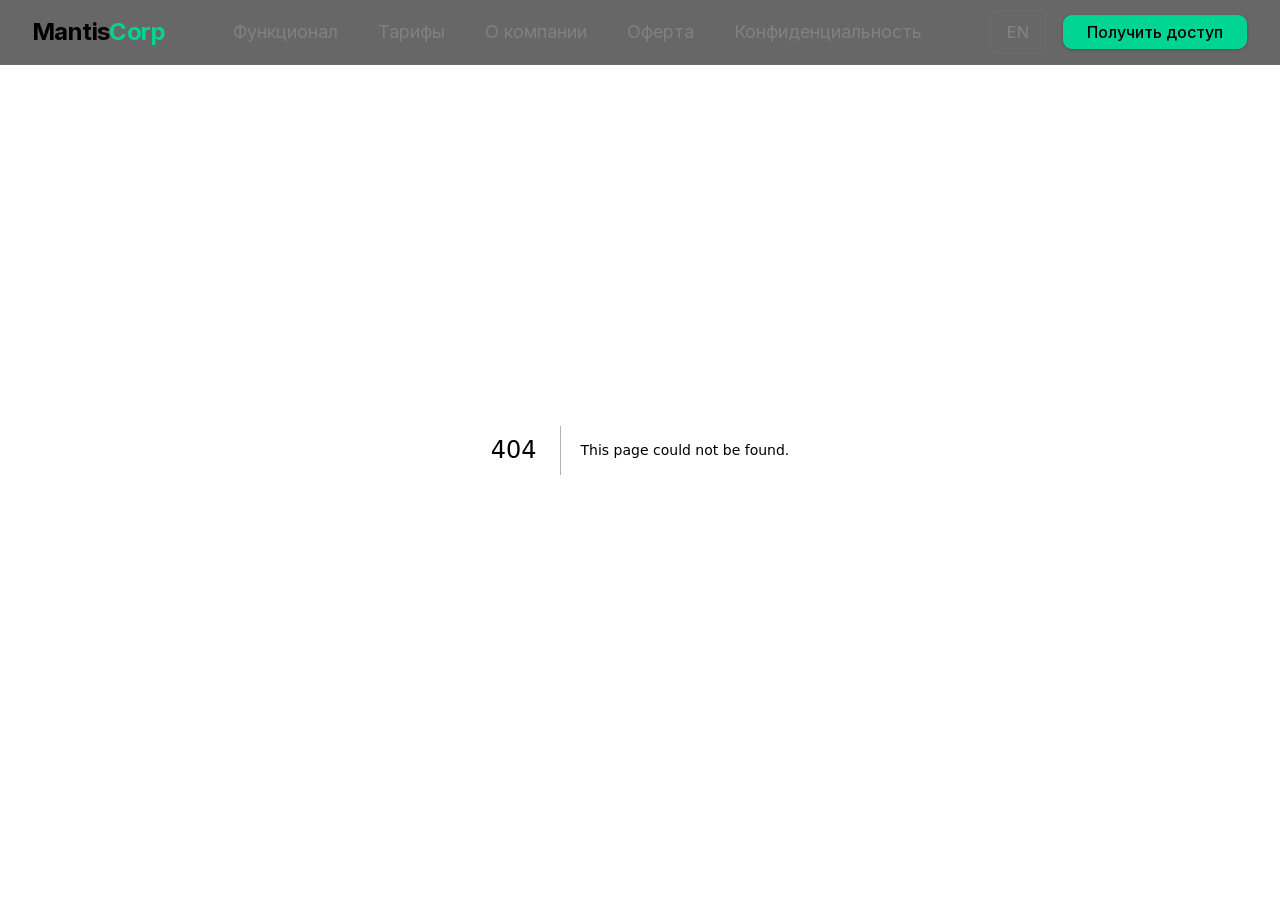
<file: 404/index.html>
<!DOCTYPE html><html lang="ru" class="inter_9024c12c-module__2SQ2Oq__variable geist_mono_8d43a2aa-module__8Li5zG__variable dark h-full antialiased"><head><meta charSet="utf-8"/><meta name="viewport" content="width=device-width, initial-scale=1"/><link rel="stylesheet" href="/_next/static/chunks/3hni8xdn3e4u9.css" data-precedence="next"/><link rel="preload" as="script" fetchPriority="low" href="/_next/static/chunks/3z5q_p4msz2ha.js"/><script src="/_next/static/chunks/15orcrkp-_9ct.js" async=""></script><script src="/_next/static/chunks/2nykiepra7i1k.js" async=""></script><script src="/_next/static/chunks/0y-qmi6py9vt0.js" async=""></script><script src="/_next/static/chunks/turbopack-1_6kmb9wb6nxy.js" async=""></script><script src="/_next/static/chunks/1-zhabuw26v77.js" async=""></script><script src="/_next/static/chunks/2_xfewuy7awue.js" async=""></script><script src="/_next/static/chunks/2dpri4b9spteb.js" async=""></script><script src="/_next/static/chunks/14mrh2-p_w84d.js" async=""></script><meta name="robots" content="noindex"/><meta name="next-size-adjust" content=""/><title>404: This page could not be found.</title><title>MantisCorp — Экосистема цифровых утилит</title><meta name="description" content="Профессиональные инструменты для бизнеса: генератор QR-кодов, менеджер цифровых подписей и защищённое VPN-соединение."/><meta property="og:title" content="MantisCorp — Экосистема цифровых утилит"/><meta property="og:description" content="Три инструмента в единой экосистеме: QR-коды, цифровые подписи и VPN."/><meta property="og:locale" content="ru_RU"/><meta property="og:type" content="website"/><meta name="twitter:card" content="summary"/><meta name="twitter:title" content="MantisCorp — Экосистема цифровых утилит"/><meta name="twitter:description" content="Три инструмента в единой экосистеме: QR-коды, цифровые подписи и VPN."/><link rel="icon" href="/icon.svg?icon.3vuc0gk001-s3.svg" sizes="any" type="image/svg+xml"/><script src="/_next/static/chunks/0cz1d0mv5g_q7.js" noModule=""></script></head><body class="min-h-full flex flex-col"><div hidden=""><!--$--><!--/$--></div><header class="fixed top-0 left-0 right-0 z-50 w-full border-b border-border/40 bg-background/80 backdrop-blur-xl supports-[backdrop-filter]:bg-background/60"><div class="mx-auto flex h-16 max-w-7xl items-center justify-between px-4 sm:px-6 lg:px-8"><a class="flex items-center gap-2 group" id="navbar-logo" href="/"><span class="text-2xl font-bold tracking-tight">Mantis<span class="text-primary">Corp</span></span></a><nav class="hidden md:flex items-center gap-2" id="navbar-desktop"><a href="/#features" class="relative px-4 py-2 text-lg text-muted-foreground hover:text-foreground transition-colors rounded-md"><span class="relative z-10">Функционал</span></a><a href="/#pricing" class="relative px-4 py-2 text-lg text-muted-foreground hover:text-foreground transition-colors rounded-md"><span class="relative z-10">Тарифы</span></a><a href="/#about" class="relative px-4 py-2 text-lg text-muted-foreground hover:text-foreground transition-colors rounded-md"><span class="relative z-10">О компании</span></a><a class="relative px-4 py-2 text-lg text-muted-foreground hover:text-foreground transition-colors rounded-md" href="/offer/"><span class="relative z-10">Оферта</span></a><a class="relative px-4 py-2 text-lg text-muted-foreground hover:text-foreground transition-colors rounded-md" href="/privacy/"><span class="relative z-10">Конфиденциальность</span></a></nav><div class="flex items-center gap-3 sm:gap-4"><button class="hidden sm:flex h-11 px-4 items-center justify-center rounded-md border border-border/60 text-base font-medium text-muted-foreground hover:text-foreground hover:border-primary/40 transition-all" id="language-switcher">EN</button><button type="button" tabindex="0" data-slot="button" id="navbar-cta" class="group/button shrink-0 items-center justify-center rounded-lg border border-transparent bg-clip-padding font-medium whitespace-nowrap transition-all outline-none select-none focus-visible:border-ring focus-visible:ring-3 focus-visible:ring-ring/50 active:not-aria-[haspopup]:translate-y-px disabled:pointer-events-none disabled:opacity-50 aria-invalid:border-destructive aria-invalid:ring-3 aria-invalid:ring-destructive/20 dark:aria-invalid:border-destructive/50 dark:aria-invalid:ring-destructive/40 [&amp;_svg]:pointer-events-none [&amp;_svg]:shrink-0 [&amp;_svg:not([class*=&#x27;size-&#x27;])]:size-4 h-9 gap-1.5 has-data-[icon=inline-end]:pr-2 has-data-[icon=inline-start]:pl-2 hidden sm:inline-flex text-base px-6 bg-primary text-primary-foreground hover:bg-primary/90 shadow-sm">Получить доступ</button><button class="md:hidden p-2 text-muted-foreground hover:text-foreground" id="mobile-menu-toggle"><svg xmlns="http://www.w3.org/2000/svg" width="24" height="24" viewBox="0 0 24 24" fill="none" stroke="currentColor" stroke-width="2" stroke-linecap="round" stroke-linejoin="round" class="lucide lucide-menu h-5 w-5" aria-hidden="true"><path d="M4 5h16"></path><path d="M4 12h16"></path><path d="M4 19h16"></path></svg></button></div></div></header><main class="flex-1"><div style="font-family:system-ui,&quot;Segoe UI&quot;,Roboto,Helvetica,Arial,sans-serif,&quot;Apple Color Emoji&quot;,&quot;Segoe UI Emoji&quot;;height:100vh;text-align:center;display:flex;flex-direction:column;align-items:center;justify-content:center"><div><style>body{color:#000;background:#fff;margin:0}.next-error-h1{border-right:1px solid rgba(0,0,0,.3)}@media (prefers-color-scheme:dark){body{color:#fff;background:#000}.next-error-h1{border-right:1px solid rgba(255,255,255,.3)}}</style><h1 class="next-error-h1" style="display:inline-block;margin:0 20px 0 0;padding:0 23px 0 0;font-size:24px;font-weight:500;vertical-align:top;line-height:49px">404</h1><div style="display:inline-block"><h2 style="font-size:14px;font-weight:400;line-height:49px;margin:0">This page could not be found.</h2></div></div></div><!--$--><!--/$--></main><script src="/_next/static/chunks/3z5q_p4msz2ha.js" id="_R_" async=""></script><script>(self.__next_f=self.__next_f||[]).push([0])</script><script>self.__next_f.push([1,"1:\"$Sreact.fragment\"\n2:I[43572,[\"/_next/static/chunks/1-zhabuw26v77.js\",\"/_next/static/chunks/2_xfewuy7awue.js\",\"/_next/static/chunks/2dpri4b9spteb.js\",\"/_next/static/chunks/14mrh2-p_w84d.js\"],\"LanguageProvider\"]\n3:I[2874,[\"/_next/static/chunks/1-zhabuw26v77.js\",\"/_next/static/chunks/2_xfewuy7awue.js\",\"/_next/static/chunks/2dpri4b9spteb.js\",\"/_next/static/chunks/14mrh2-p_w84d.js\"],\"Navbar\"]\n4:I[39756,[\"/_next/static/chunks/1-zhabuw26v77.js\",\"/_next/static/chunks/2_xfewuy7awue.js\",\"/_next/static/chunks/2dpri4b9spteb.js\",\"/_next/static/chunks/14mrh2-p_w84d.js\"],\"default\"]\n5:I[37457,[\"/_next/static/chunks/1-zhabuw26v77.js\",\"/_next/static/chunks/2_xfewuy7awue.js\",\"/_next/static/chunks/2dpri4b9spteb.js\",\"/_next/static/chunks/14mrh2-p_w84d.js\"],\"default\"]\n6:I[35538,[\"/_next/static/chunks/1-zhabuw26v77.js\",\"/_next/static/chunks/2_xfewuy7awue.js\",\"/_next/static/chunks/2dpri4b9spteb.js\",\"/_next/static/chunks/14mrh2-p_w84d.js\"],\"CookieConsent\"]\n7:I[97367,[\"/_next/static/chunks/1-zhabuw26v77.js\",\"/_next/static/chunks/2_xfewuy7awue.js\",\"/_next/static/chunks/2dpri4b9spteb.js\",\"/_next/static/chunks/14mrh2-p_w84d.js\"],\"OutletBoundary\"]\n8:\"$Sreact.suspense\"\nb:I[97367,[\"/_next/static/chunks/1-zhabuw26v77.js\",\"/_next/static/chunks/2_xfewuy7awue.js\",\"/_next/static/chunks/2dpri4b9spteb.js\",\"/_next/static/chunks/14mrh2-p_w84d.js\"],\"ViewportBoundary\"]\nd:I[97367,[\"/_next/static/chunks/1-zhabuw26v77.js\",\"/_next/static/chunks/2_xfewuy7awue.js\",\"/_next/static/chunks/2dpri4b9spteb.js\",\"/_next/static/chunks/14mrh2-p_w84d.js\"],\"MetadataBoundary\"]\nf:I[68027,[\"/_next/static/chunks/1-zhabuw26v77.js\",\"/_next/static/chunks/2_xfewuy7awue.js\",\"/_next/static/chunks/2dpri4b9spteb.js\",\"/_next/static/chunks/14mrh2-p_w84d.js\"],\"default\",1]\n:HL[\"/_next/static/chunks/3hni8xdn3e4u9.css\",\"style\"]\n"])</script><script>self.__next_f.push([1,"0:{\"P\":null,\"c\":[\"\",\"_not-found\",\"\"],\"q\":\"\",\"i\":false,\"f\":[[[\"\",{\"children\":[\"/_not-found\",{\"children\":[\"__PAGE__\",{}]}]},\"$undefined\",\"$undefined\",16],[[\"$\",\"$1\",\"c\",{\"children\":[[[\"$\",\"link\",\"0\",{\"rel\":\"stylesheet\",\"href\":\"/_next/static/chunks/3hni8xdn3e4u9.css\",\"precedence\":\"next\",\"crossOrigin\":\"$undefined\",\"nonce\":\"$undefined\"}],[\"$\",\"script\",\"script-0\",{\"src\":\"/_next/static/chunks/1-zhabuw26v77.js\",\"async\":true,\"nonce\":\"$undefined\"}],[\"$\",\"script\",\"script-1\",{\"src\":\"/_next/static/chunks/2_xfewuy7awue.js\",\"async\":true,\"nonce\":\"$undefined\"}],[\"$\",\"script\",\"script-2\",{\"src\":\"/_next/static/chunks/2dpri4b9spteb.js\",\"async\":true,\"nonce\":\"$undefined\"}],[\"$\",\"script\",\"script-3\",{\"src\":\"/_next/static/chunks/14mrh2-p_w84d.js\",\"async\":true,\"nonce\":\"$undefined\"}]],[\"$\",\"html\",null,{\"lang\":\"ru\",\"className\":\"inter_9024c12c-module__2SQ2Oq__variable geist_mono_8d43a2aa-module__8Li5zG__variable dark h-full antialiased\",\"children\":[\"$\",\"body\",null,{\"className\":\"min-h-full flex flex-col\",\"children\":[\"$\",\"$L2\",null,{\"children\":[[\"$\",\"$L3\",null,{}],[\"$\",\"main\",null,{\"className\":\"flex-1\",\"children\":[\"$\",\"$L4\",null,{\"parallelRouterKey\":\"children\",\"error\":\"$undefined\",\"errorStyles\":\"$undefined\",\"errorScripts\":\"$undefined\",\"template\":[\"$\",\"$L5\",null,{}],\"templateStyles\":\"$undefined\",\"templateScripts\":\"$undefined\",\"notFound\":[[[\"$\",\"title\",null,{\"children\":\"404: This page could not be found.\"}],[\"$\",\"div\",null,{\"style\":{\"fontFamily\":\"system-ui,\\\"Segoe UI\\\",Roboto,Helvetica,Arial,sans-serif,\\\"Apple Color Emoji\\\",\\\"Segoe UI Emoji\\\"\",\"height\":\"100vh\",\"textAlign\":\"center\",\"display\":\"flex\",\"flexDirection\":\"column\",\"alignItems\":\"center\",\"justifyContent\":\"center\"},\"children\":[\"$\",\"div\",null,{\"children\":[[\"$\",\"style\",null,{\"dangerouslySetInnerHTML\":{\"__html\":\"body{color:#000;background:#fff;margin:0}.next-error-h1{border-right:1px solid rgba(0,0,0,.3)}@media (prefers-color-scheme:dark){body{color:#fff;background:#000}.next-error-h1{border-right:1px solid rgba(255,255,255,.3)}}\"}}],[\"$\",\"h1\",null,{\"className\":\"next-error-h1\",\"style\":{\"display\":\"inline-block\",\"margin\":\"0 20px 0 0\",\"padding\":\"0 23px 0 0\",\"fontSize\":24,\"fontWeight\":500,\"verticalAlign\":\"top\",\"lineHeight\":\"49px\"},\"children\":404}],[\"$\",\"div\",null,{\"style\":{\"display\":\"inline-block\"},\"children\":[\"$\",\"h2\",null,{\"style\":{\"fontSize\":14,\"fontWeight\":400,\"lineHeight\":\"49px\",\"margin\":0},\"children\":\"This page could not be found.\"}]}]]}]}]],[]],\"forbidden\":\"$undefined\",\"unauthorized\":\"$undefined\"}]}],[\"$\",\"$L6\",null,{}]]}]}]}]]}],{\"children\":[[\"$\",\"$1\",\"c\",{\"children\":[null,[\"$\",\"$L4\",null,{\"parallelRouterKey\":\"children\",\"error\":\"$undefined\",\"errorStyles\":\"$undefined\",\"errorScripts\":\"$undefined\",\"template\":[\"$\",\"$L5\",null,{}],\"templateStyles\":\"$undefined\",\"templateScripts\":\"$undefined\",\"notFound\":\"$undefined\",\"forbidden\":\"$undefined\",\"unauthorized\":\"$undefined\"}]]}],{\"children\":[[\"$\",\"$1\",\"c\",{\"children\":[[[\"$\",\"title\",null,{\"children\":\"404: This page could not be found.\"}],[\"$\",\"div\",null,{\"style\":\"$0:f:0:1:0:props:children:1:props:children:props:children:props:children:1:props:children:props:notFound:0:1:props:style\",\"children\":[\"$\",\"div\",null,{\"children\":[[\"$\",\"style\",null,{\"dangerouslySetInnerHTML\":{\"__html\":\"body{color:#000;background:#fff;margin:0}.next-error-h1{border-right:1px solid rgba(0,0,0,.3)}@media (prefers-color-scheme:dark){body{color:#fff;background:#000}.next-error-h1{border-right:1px solid rgba(255,255,255,.3)}}\"}}],[\"$\",\"h1\",null,{\"className\":\"next-error-h1\",\"style\":\"$0:f:0:1:0:props:children:1:props:children:props:children:props:children:1:props:children:props:notFound:0:1:props:children:props:children:1:props:style\",\"children\":404}],[\"$\",\"div\",null,{\"style\":\"$0:f:0:1:0:props:children:1:props:children:props:children:props:children:1:props:children:props:notFound:0:1:props:children:props:children:2:props:style\",\"children\":[\"$\",\"h2\",null,{\"style\":\"$0:f:0:1:0:props:children:1:props:children:props:children:props:children:1:props:children:props:notFound:0:1:props:children:props:children:2:props:children:props:style\",\"children\":\"This page could not be found.\"}]}]]}]}]],null,[\"$\",\"$L7\",null,{\"children\":[\"$\",\"$8\",null,{\"name\":\"Next.MetadataOutlet\",\"children\":\"$@9\"}]}]]}],{},null,false,null]},null,false,\"$@a\"]},null,false,null],[\"$\",\"$1\",\"h\",{\"children\":[[\"$\",\"meta\",null,{\"name\":\"robots\",\"content\":\"noindex\"}],[\"$\",\"$Lb\",null,{\"children\":\"$Lc\"}],[\"$\",\"div\",null,{\"hidden\":true,\"children\":[\"$\",\"$Ld\",null,{\"children\":[\"$\",\"$8\",null,{\"name\":\"Next.Metadata\",\"children\":\"$Le\"}]}]}],[\"$\",\"meta\",null,{\"name\":\"next-size-adjust\",\"content\":\"\"}]]}],false]],\"m\":\"$undefined\",\"G\":[\"$f\",[[\"$\",\"link\",\"0\",{\"rel\":\"stylesheet\",\"href\":\"/_next/static/chunks/3hni8xdn3e4u9.css\",\"precedence\":\"next\",\"crossOrigin\":\"$undefined\",\"nonce\":\"$undefined\"}]]],\"S\":true,\"h\":null,\"s\":\"$undefined\",\"l\":\"$undefined\",\"p\":\"$undefined\",\"d\":\"$undefined\",\"b\":\"KmBJgaIqRpkYmWn0OWsI0\"}\n"])</script><script>self.__next_f.push([1,"10:[]\na:\"$W10\"\n"])</script><script>self.__next_f.push([1,"c:[[\"$\",\"meta\",\"0\",{\"charSet\":\"utf-8\"}],[\"$\",\"meta\",\"1\",{\"name\":\"viewport\",\"content\":\"width=device-width, initial-scale=1\"}]]\n"])</script><script>self.__next_f.push([1,"11:I[27201,[\"/_next/static/chunks/1-zhabuw26v77.js\",\"/_next/static/chunks/2_xfewuy7awue.js\",\"/_next/static/chunks/2dpri4b9spteb.js\",\"/_next/static/chunks/14mrh2-p_w84d.js\"],\"IconMark\"]\n9:null\ne:[[\"$\",\"title\",\"0\",{\"children\":\"MantisCorp — Экосистема цифровых утилит\"}],[\"$\",\"meta\",\"1\",{\"name\":\"description\",\"content\":\"Профессиональные инструменты для бизнеса: генератор QR-кодов, менеджер цифровых подписей и защищённое VPN-соединение.\"}],[\"$\",\"meta\",\"2\",{\"property\":\"og:title\",\"content\":\"MantisCorp — Экосистема цифровых утилит\"}],[\"$\",\"meta\",\"3\",{\"property\":\"og:description\",\"content\":\"Три инструмента в единой экосистеме: QR-коды, цифровые подписи и VPN.\"}],[\"$\",\"meta\",\"4\",{\"property\":\"og:locale\",\"content\":\"ru_RU\"}],[\"$\",\"meta\",\"5\",{\"property\":\"og:type\",\"content\":\"website\"}],[\"$\",\"meta\",\"6\",{\"name\":\"twitter:card\",\"content\":\"summary\"}],[\"$\",\"meta\",\"7\",{\"name\":\"twitter:title\",\"content\":\"MantisCorp — Экосистема цифровых утилит\"}],[\"$\",\"meta\",\"8\",{\"name\":\"twitter:description\",\"content\":\"Три инструмента в единой экосистеме: QR-коды, цифровые подписи и VPN.\"}],[\"$\",\"link\",\"9\",{\"rel\":\"icon\",\"href\":\"/icon.svg?icon.3vuc0gk001-s3.svg\",\"sizes\":\"any\",\"type\":\"image/svg+xml\"}],[\"$\",\"$L11\",\"10\",{}]]\n"])</script></body></html>
</file>
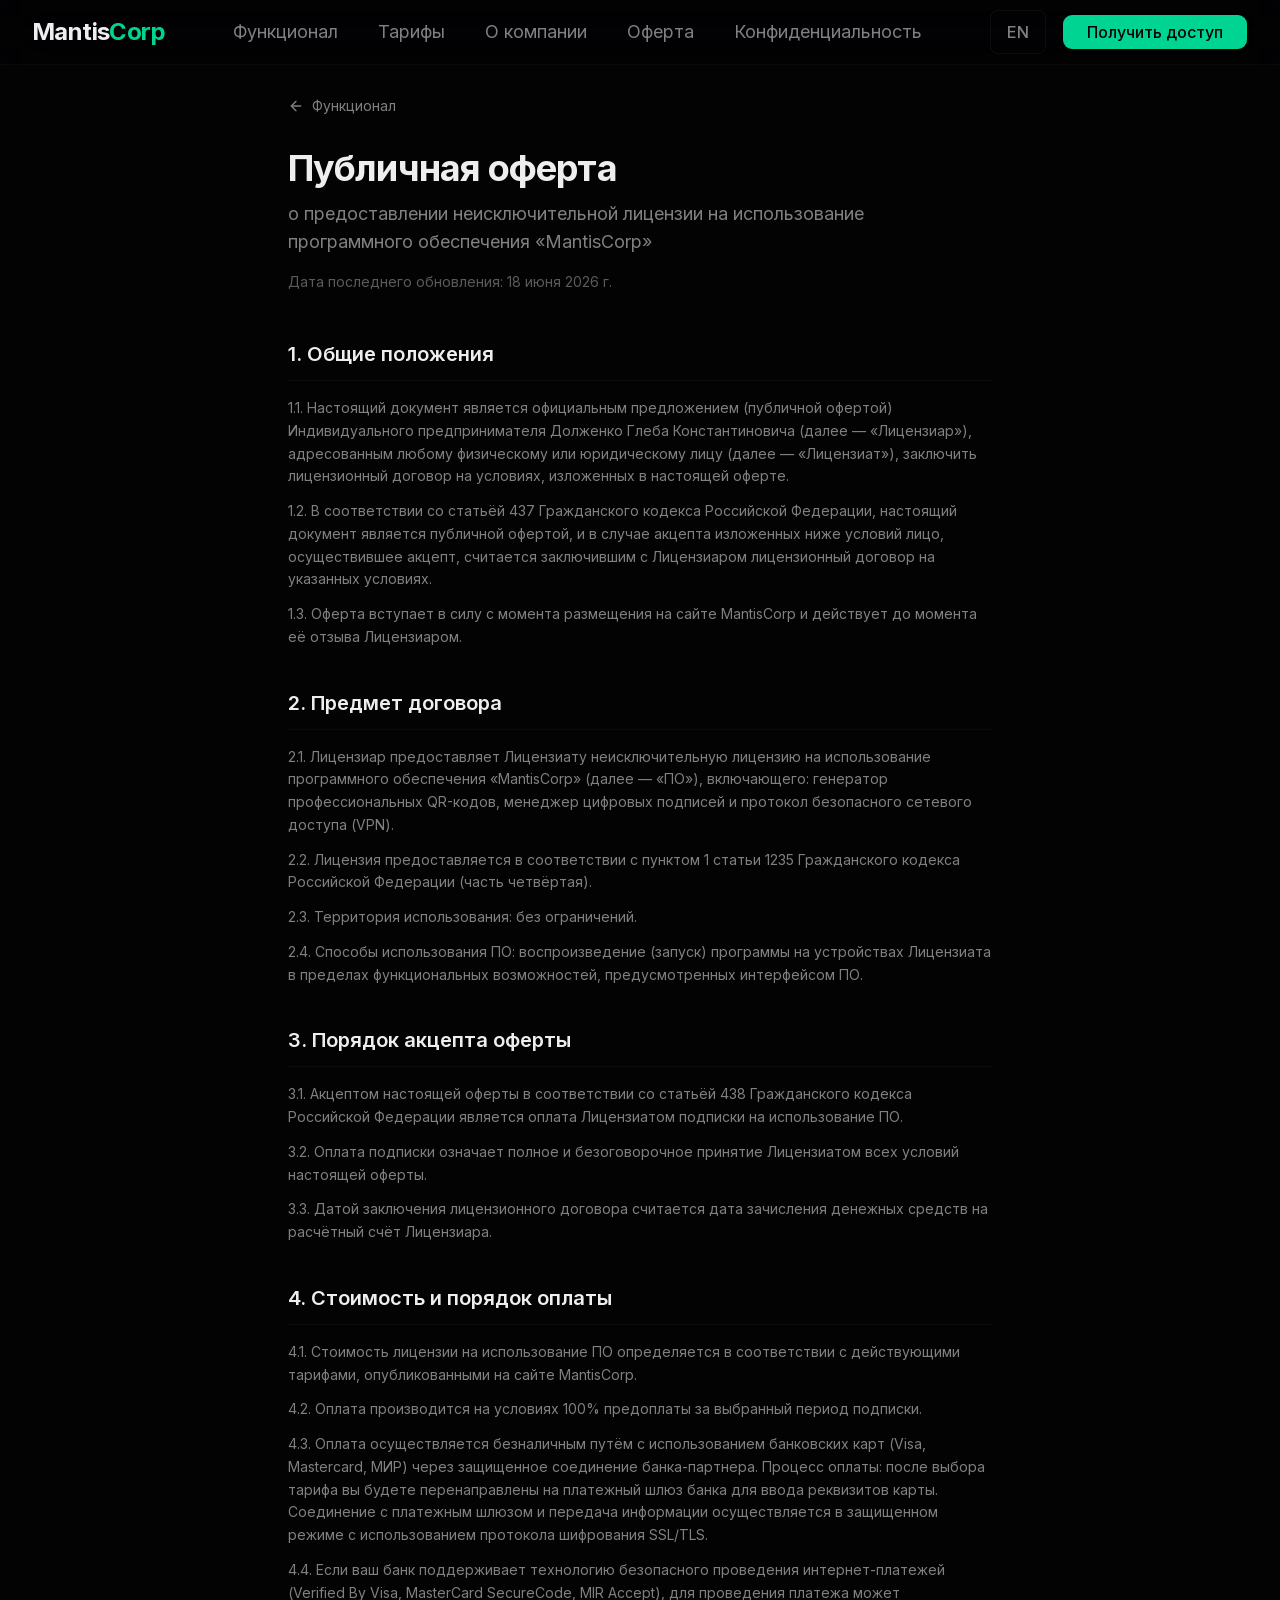
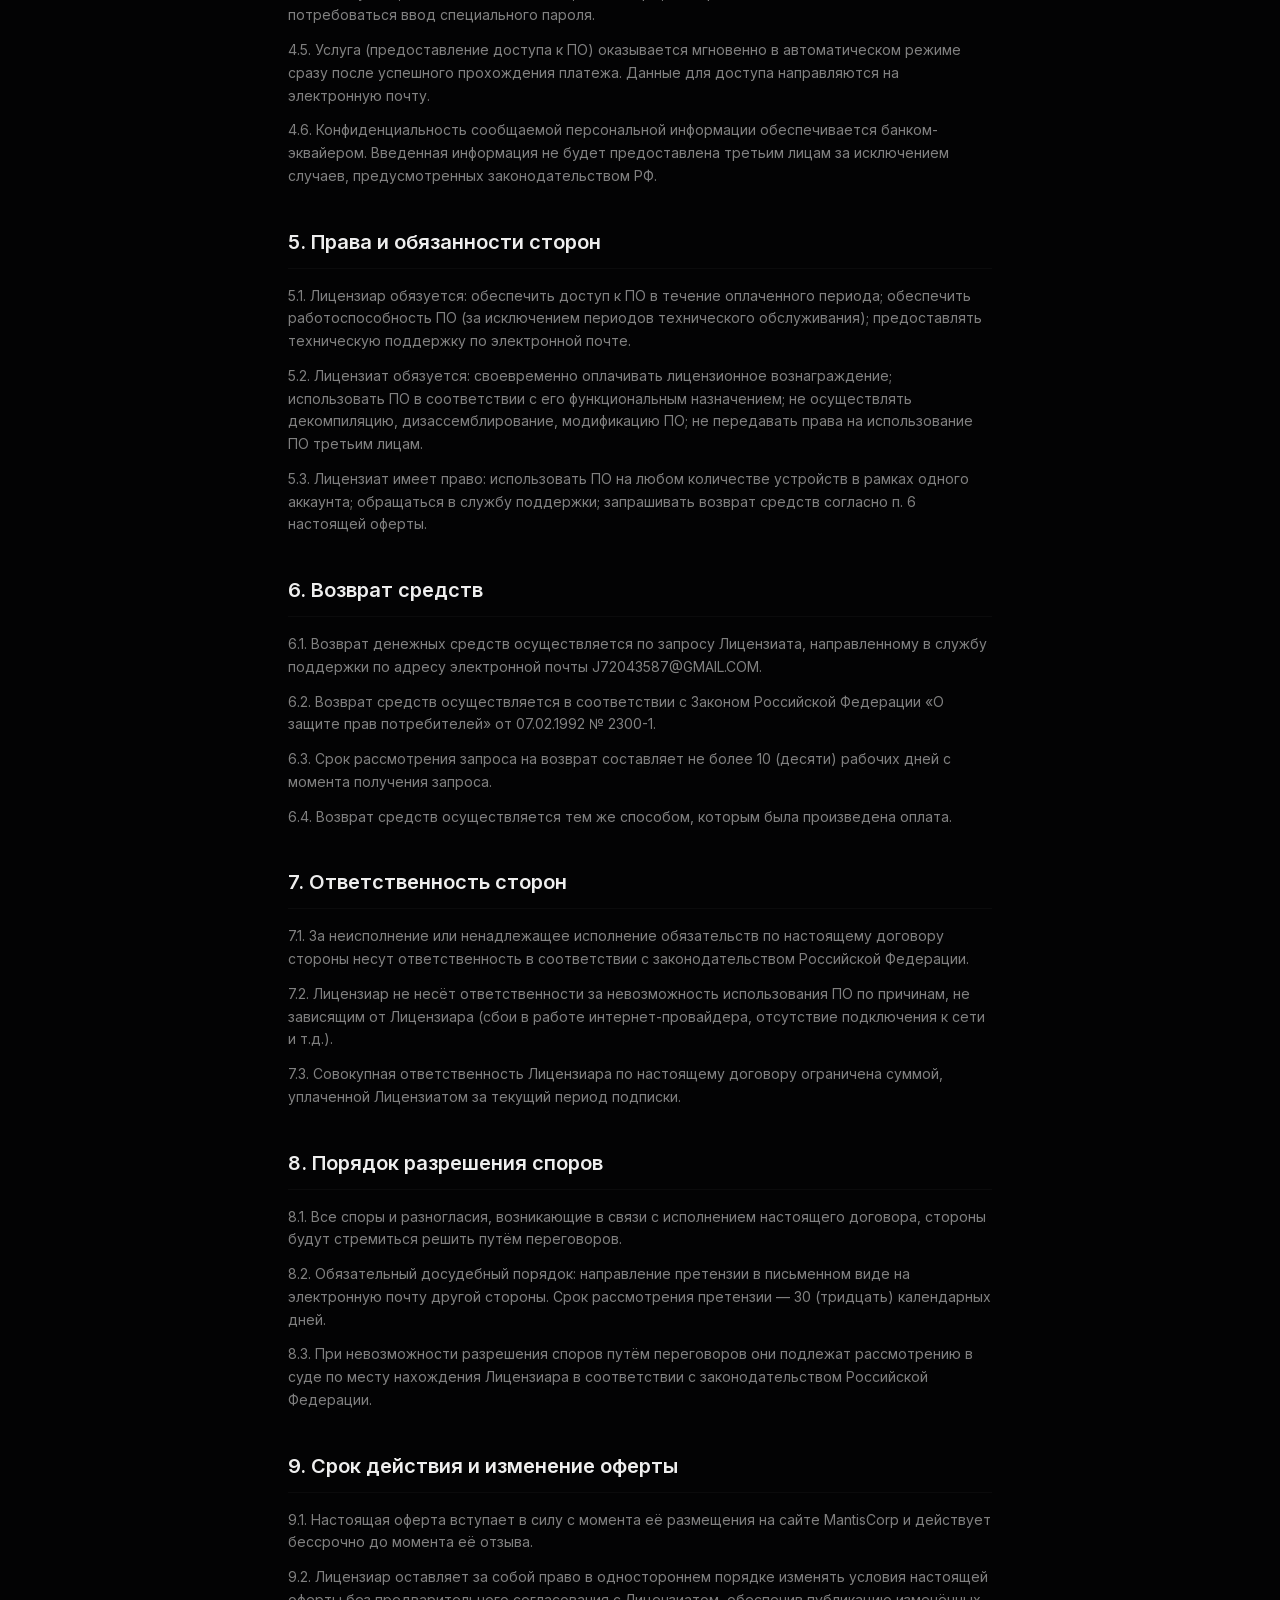
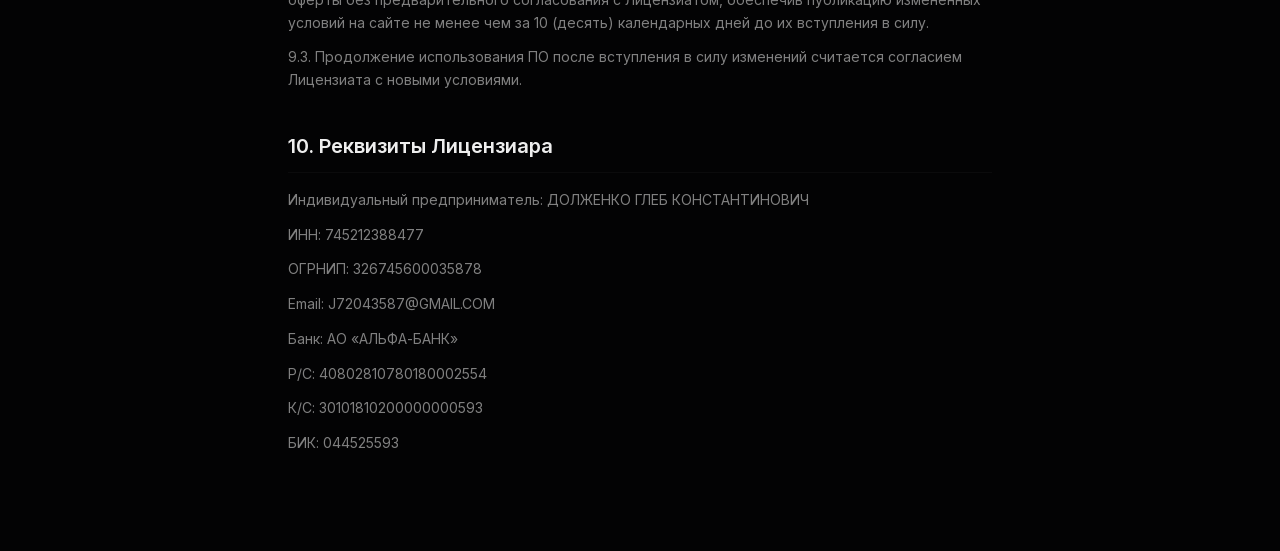
<file: offer/index.html>
<!DOCTYPE html><html lang="ru" class="inter_9024c12c-module__2SQ2Oq__variable geist_mono_8d43a2aa-module__8Li5zG__variable dark h-full antialiased"><head><meta charSet="utf-8"/><meta name="viewport" content="width=device-width, initial-scale=1"/><link rel="preload" href="/_next/static/media/797e433ab948586e-s.p.0r6juujl39pe6.woff2" as="font" crossorigin="" type="font/woff2"/><link rel="preload" href="/_next/static/media/83afe278b6a6bb3c-s.p.2bn3s6zvc0dyp.woff2" as="font" crossorigin="" type="font/woff2"/><link rel="preload" href="/_next/static/media/9c72aa0f40e4eef8-s.p.1y4-pdgsjb-pw.woff2" as="font" crossorigin="" type="font/woff2"/><link rel="stylesheet" href="/_next/static/chunks/3hni8xdn3e4u9.css" data-precedence="next"/><link rel="preload" as="script" fetchPriority="low" href="/_next/static/chunks/3z5q_p4msz2ha.js"/><script src="/_next/static/chunks/15orcrkp-_9ct.js" async=""></script><script src="/_next/static/chunks/2nykiepra7i1k.js" async=""></script><script src="/_next/static/chunks/0y-qmi6py9vt0.js" async=""></script><script src="/_next/static/chunks/turbopack-1_6kmb9wb6nxy.js" async=""></script><script src="/_next/static/chunks/1-zhabuw26v77.js" async=""></script><script src="/_next/static/chunks/2_xfewuy7awue.js" async=""></script><script src="/_next/static/chunks/2dpri4b9spteb.js" async=""></script><script src="/_next/static/chunks/14mrh2-p_w84d.js" async=""></script><script src="/_next/static/chunks/2dcqw0i-zeecq.js" async=""></script><meta name="next-size-adjust" content=""/><title>MantisCorp — Экосистема цифровых утилит</title><meta name="description" content="Профессиональные инструменты для бизнеса: генератор QR-кодов, менеджер цифровых подписей и защищённое VPN-соединение."/><meta property="og:title" content="MantisCorp — Экосистема цифровых утилит"/><meta property="og:description" content="Три инструмента в единой экосистеме: QR-коды, цифровые подписи и VPN."/><meta property="og:locale" content="ru_RU"/><meta property="og:type" content="website"/><meta name="twitter:card" content="summary"/><meta name="twitter:title" content="MantisCorp — Экосистема цифровых утилит"/><meta name="twitter:description" content="Три инструмента в единой экосистеме: QR-коды, цифровые подписи и VPN."/><link rel="icon" href="/icon.svg?icon.3vuc0gk001-s3.svg" sizes="any" type="image/svg+xml"/><script src="/_next/static/chunks/0cz1d0mv5g_q7.js" noModule=""></script></head><body class="min-h-full flex flex-col"><div hidden=""><!--$--><!--/$--></div><header class="fixed top-0 left-0 right-0 z-50 w-full border-b border-border/40 bg-background/80 backdrop-blur-xl supports-[backdrop-filter]:bg-background/60"><div class="mx-auto flex h-16 max-w-7xl items-center justify-between px-4 sm:px-6 lg:px-8"><a class="flex items-center gap-2 group" id="navbar-logo" href="/"><span class="text-2xl font-bold tracking-tight">Mantis<span class="text-primary">Corp</span></span></a><nav class="hidden md:flex items-center gap-2" id="navbar-desktop"><a href="/#features" class="relative px-4 py-2 text-lg text-muted-foreground hover:text-foreground transition-colors rounded-md"><span class="relative z-10">Функционал</span></a><a href="/#pricing" class="relative px-4 py-2 text-lg text-muted-foreground hover:text-foreground transition-colors rounded-md"><span class="relative z-10">Тарифы</span></a><a href="/#about" class="relative px-4 py-2 text-lg text-muted-foreground hover:text-foreground transition-colors rounded-md"><span class="relative z-10">О компании</span></a><a class="relative px-4 py-2 text-lg text-muted-foreground hover:text-foreground transition-colors rounded-md" href="/offer/"><span class="relative z-10">Оферта</span></a><a class="relative px-4 py-2 text-lg text-muted-foreground hover:text-foreground transition-colors rounded-md" href="/privacy/"><span class="relative z-10">Конфиденциальность</span></a></nav><div class="flex items-center gap-3 sm:gap-4"><button class="hidden sm:flex h-11 px-4 items-center justify-center rounded-md border border-border/60 text-base font-medium text-muted-foreground hover:text-foreground hover:border-primary/40 transition-all" id="language-switcher">EN</button><button type="button" tabindex="0" data-slot="button" id="navbar-cta" class="group/button shrink-0 items-center justify-center rounded-lg border border-transparent bg-clip-padding font-medium whitespace-nowrap transition-all outline-none select-none focus-visible:border-ring focus-visible:ring-3 focus-visible:ring-ring/50 active:not-aria-[haspopup]:translate-y-px disabled:pointer-events-none disabled:opacity-50 aria-invalid:border-destructive aria-invalid:ring-3 aria-invalid:ring-destructive/20 dark:aria-invalid:border-destructive/50 dark:aria-invalid:ring-destructive/40 [&amp;_svg]:pointer-events-none [&amp;_svg]:shrink-0 [&amp;_svg:not([class*=&#x27;size-&#x27;])]:size-4 h-9 gap-1.5 has-data-[icon=inline-end]:pr-2 has-data-[icon=inline-start]:pl-2 hidden sm:inline-flex text-base px-6 bg-primary text-primary-foreground hover:bg-primary/90 shadow-sm">Получить доступ</button><button class="md:hidden p-2 text-muted-foreground hover:text-foreground" id="mobile-menu-toggle"><svg xmlns="http://www.w3.org/2000/svg" width="24" height="24" viewBox="0 0 24 24" fill="none" stroke="currentColor" stroke-width="2" stroke-linecap="round" stroke-linejoin="round" class="lucide lucide-menu h-5 w-5" aria-hidden="true"><path d="M4 5h16"></path><path d="M4 12h16"></path><path d="M4 19h16"></path></svg></button></div></div></header><main class="flex-1"><div class="py-16 sm:py-24" id="offer-page"><div class="mx-auto max-w-3xl px-4 sm:px-6 lg:px-8"><a class="inline-flex items-center gap-2 text-sm text-muted-foreground hover:text-foreground transition-colors mb-8" href="/"><svg xmlns="http://www.w3.org/2000/svg" width="24" height="24" viewBox="0 0 24 24" fill="none" stroke="currentColor" stroke-width="2" stroke-linecap="round" stroke-linejoin="round" class="lucide lucide-arrow-left h-4 w-4" aria-hidden="true"><path d="m12 19-7-7 7-7"></path><path d="M19 12H5"></path></svg>Функционал</a><div class="mb-12"><h1 class="text-3xl sm:text-4xl font-bold tracking-tight mb-3">Публичная оферта</h1><p class="text-lg text-muted-foreground">о предоставлении неисключительной лицензии на использование программного обеспечения «MantisCorp»</p><p class="text-sm text-muted-foreground/70 mt-4">Дата последнего обновления: 18 июня 2026 г.</p></div><div class="space-y-10"><div class="space-y-4"><h2 class="text-xl font-semibold border-b border-border/40 pb-3">1. Общие положения</h2><div class="space-y-3"><p class="text-sm leading-relaxed text-muted-foreground">1.1. Настоящий документ является официальным предложением (публичной офертой) Индивидуального предпринимателя Долженко Глеба Константиновича (далее — «Лицензиар»), адресованным любому физическому или юридическому лицу (далее — «Лицензиат»), заключить лицензионный договор на условиях, изложенных в настоящей оферте.</p><p class="text-sm leading-relaxed text-muted-foreground">1.2. В соответствии со статьёй 437 Гражданского кодекса Российской Федерации, настоящий документ является публичной офертой, и в случае акцепта изложенных ниже условий лицо, осуществившее акцепт, считается заключившим с Лицензиаром лицензионный договор на указанных условиях.</p><p class="text-sm leading-relaxed text-muted-foreground">1.3. Оферта вступает в силу с момента размещения на сайте MantisCorp и действует до момента её отзыва Лицензиаром.</p></div></div><div class="space-y-4"><h2 class="text-xl font-semibold border-b border-border/40 pb-3">2. Предмет договора</h2><div class="space-y-3"><p class="text-sm leading-relaxed text-muted-foreground">2.1. Лицензиар предоставляет Лицензиату неисключительную лицензию на использование программного обеспечения «MantisCorp» (далее — «ПО»), включающего: генератор профессиональных QR-кодов, менеджер цифровых подписей и протокол безопасного сетевого доступа (VPN).</p><p class="text-sm leading-relaxed text-muted-foreground">2.2. Лицензия предоставляется в соответствии с пунктом 1 статьи 1235 Гражданского кодекса Российской Федерации (часть четвёртая).</p><p class="text-sm leading-relaxed text-muted-foreground">2.3. Территория использования: без ограничений.</p><p class="text-sm leading-relaxed text-muted-foreground">2.4. Способы использования ПО: воспроизведение (запуск) программы на устройствах Лицензиата в пределах функциональных возможностей, предусмотренных интерфейсом ПО.</p></div></div><div class="space-y-4"><h2 class="text-xl font-semibold border-b border-border/40 pb-3">3. Порядок акцепта оферты</h2><div class="space-y-3"><p class="text-sm leading-relaxed text-muted-foreground">3.1. Акцептом настоящей оферты в соответствии со статьёй 438 Гражданского кодекса Российской Федерации является оплата Лицензиатом подписки на использование ПО.</p><p class="text-sm leading-relaxed text-muted-foreground">3.2. Оплата подписки означает полное и безоговорочное принятие Лицензиатом всех условий настоящей оферты.</p><p class="text-sm leading-relaxed text-muted-foreground">3.3. Датой заключения лицензионного договора считается дата зачисления денежных средств на расчётный счёт Лицензиара.</p></div></div><div class="space-y-4"><h2 class="text-xl font-semibold border-b border-border/40 pb-3">4. Стоимость и порядок оплаты</h2><div class="space-y-3"><p class="text-sm leading-relaxed text-muted-foreground">4.1. Стоимость лицензии на использование ПО определяется в соответствии с действующими тарифами, опубликованными на сайте MantisCorp.</p><p class="text-sm leading-relaxed text-muted-foreground">4.2. Оплата производится на условиях 100% предоплаты за выбранный период подписки.</p><p class="text-sm leading-relaxed text-muted-foreground">4.3. Оплата осуществляется безналичным путём с использованием банковских карт (Visa, Mastercard, МИР) через защищенное соединение банка-партнера. Процесс оплаты: после выбора тарифа вы будете перенаправлены на платежный шлюз банка для ввода реквизитов карты. Соединение с платежным шлюзом и передача информации осуществляется в защищенном режиме с использованием протокола шифрования SSL/TLS.</p><p class="text-sm leading-relaxed text-muted-foreground">4.4. Если ваш банк поддерживает технологию безопасного проведения интернет-платежей (Verified By Visa, MasterCard SecureCode, MIR Accept), для проведения платежа может потребоваться ввод специального пароля.</p><p class="text-sm leading-relaxed text-muted-foreground">4.5. Услуга (предоставление доступа к ПО) оказывается мгновенно в автоматическом режиме сразу после успешного прохождения платежа. Данные для доступа направляются на электронную почту.</p><p class="text-sm leading-relaxed text-muted-foreground">4.6. Конфиденциальность сообщаемой персональной информации обеспечивается банком-эквайером. Введенная информация не будет предоставлена третьим лицам за исключением случаев, предусмотренных законодательством РФ.</p></div></div><div class="space-y-4"><h2 class="text-xl font-semibold border-b border-border/40 pb-3">5. Права и обязанности сторон</h2><div class="space-y-3"><p class="text-sm leading-relaxed text-muted-foreground">5.1. Лицензиар обязуется: обеспечить доступ к ПО в течение оплаченного периода; обеспечить работоспособность ПО (за исключением периодов технического обслуживания); предоставлять техническую поддержку по электронной почте.</p><p class="text-sm leading-relaxed text-muted-foreground">5.2. Лицензиат обязуется: своевременно оплачивать лицензионное вознаграждение; использовать ПО в соответствии с его функциональным назначением; не осуществлять декомпиляцию, дизассемблирование, модификацию ПО; не передавать права на использование ПО третьим лицам.</p><p class="text-sm leading-relaxed text-muted-foreground">5.3. Лицензиат имеет право: использовать ПО на любом количестве устройств в рамках одного аккаунта; обращаться в службу поддержки; запрашивать возврат средств согласно п. 6 настоящей оферты.</p></div></div><div class="space-y-4"><h2 class="text-xl font-semibold border-b border-border/40 pb-3">6. Возврат средств</h2><div class="space-y-3"><p class="text-sm leading-relaxed text-muted-foreground">6.1. Возврат денежных средств осуществляется по запросу Лицензиата, направленному в службу поддержки по адресу электронной почты J72043587@GMAIL.COM.</p><p class="text-sm leading-relaxed text-muted-foreground">6.2. Возврат средств осуществляется в соответствии с Законом Российской Федерации «О защите прав потребителей» от 07.02.1992 № 2300-1.</p><p class="text-sm leading-relaxed text-muted-foreground">6.3. Срок рассмотрения запроса на возврат составляет не более 10 (десяти) рабочих дней с момента получения запроса.</p><p class="text-sm leading-relaxed text-muted-foreground">6.4. Возврат средств осуществляется тем же способом, которым была произведена оплата.</p></div></div><div class="space-y-4"><h2 class="text-xl font-semibold border-b border-border/40 pb-3">7. Ответственность сторон</h2><div class="space-y-3"><p class="text-sm leading-relaxed text-muted-foreground">7.1. За неисполнение или ненадлежащее исполнение обязательств по настоящему договору стороны несут ответственность в соответствии с законодательством Российской Федерации.</p><p class="text-sm leading-relaxed text-muted-foreground">7.2. Лицензиар не несёт ответственности за невозможность использования ПО по причинам, не зависящим от Лицензиара (сбои в работе интернет-провайдера, отсутствие подключения к сети и т.д.).</p><p class="text-sm leading-relaxed text-muted-foreground">7.3. Совокупная ответственность Лицензиара по настоящему договору ограничена суммой, уплаченной Лицензиатом за текущий период подписки.</p></div></div><div class="space-y-4"><h2 class="text-xl font-semibold border-b border-border/40 pb-3">8. Порядок разрешения споров</h2><div class="space-y-3"><p class="text-sm leading-relaxed text-muted-foreground">8.1. Все споры и разногласия, возникающие в связи с исполнением настоящего договора, стороны будут стремиться решить путём переговоров.</p><p class="text-sm leading-relaxed text-muted-foreground">8.2. Обязательный досудебный порядок: направление претензии в письменном виде на электронную почту другой стороны. Срок рассмотрения претензии — 30 (тридцать) календарных дней.</p><p class="text-sm leading-relaxed text-muted-foreground">8.3. При невозможности разрешения споров путём переговоров они подлежат рассмотрению в суде по месту нахождения Лицензиара в соответствии с законодательством Российской Федерации.</p></div></div><div class="space-y-4"><h2 class="text-xl font-semibold border-b border-border/40 pb-3">9. Срок действия и изменение оферты</h2><div class="space-y-3"><p class="text-sm leading-relaxed text-muted-foreground">9.1. Настоящая оферта вступает в силу с момента её размещения на сайте MantisCorp и действует бессрочно до момента её отзыва.</p><p class="text-sm leading-relaxed text-muted-foreground">9.2. Лицензиар оставляет за собой право в одностороннем порядке изменять условия настоящей оферты без предварительного согласования с Лицензиатом, обеспечив публикацию изменённых условий на сайте не менее чем за 10 (десять) календарных дней до их вступления в силу.</p><p class="text-sm leading-relaxed text-muted-foreground">9.3. Продолжение использования ПО после вступления в силу изменений считается согласием Лицензиата с новыми условиями.</p></div></div><div class="space-y-4"><h2 class="text-xl font-semibold border-b border-border/40 pb-3">10. Реквизиты Лицензиара</h2><div class="space-y-3"><p class="text-sm leading-relaxed text-muted-foreground">Индивидуальный предприниматель: ДОЛЖЕНКО ГЛЕБ КОНСТАНТИНОВИЧ</p><p class="text-sm leading-relaxed text-muted-foreground">ИНН: 745212388477</p><p class="text-sm leading-relaxed text-muted-foreground">ОГРНИП: 326745600035878</p><p class="text-sm leading-relaxed text-muted-foreground">Email: J72043587@GMAIL.COM</p><p class="text-sm leading-relaxed text-muted-foreground">Банк: АО «АЛЬФА-БАНК»</p><p class="text-sm leading-relaxed text-muted-foreground">Р/С: 40802810780180002554</p><p class="text-sm leading-relaxed text-muted-foreground">К/С: 30101810200000000593</p><p class="text-sm leading-relaxed text-muted-foreground">БИК: 044525593</p></div></div></div></div></div><!--$--><!--/$--></main><script src="/_next/static/chunks/3z5q_p4msz2ha.js" id="_R_" async=""></script><script>(self.__next_f=self.__next_f||[]).push([0])</script><script>self.__next_f.push([1,"1:\"$Sreact.fragment\"\n2:I[43572,[\"/_next/static/chunks/1-zhabuw26v77.js\",\"/_next/static/chunks/2_xfewuy7awue.js\",\"/_next/static/chunks/2dpri4b9spteb.js\",\"/_next/static/chunks/14mrh2-p_w84d.js\"],\"LanguageProvider\"]\n3:I[2874,[\"/_next/static/chunks/1-zhabuw26v77.js\",\"/_next/static/chunks/2_xfewuy7awue.js\",\"/_next/static/chunks/2dpri4b9spteb.js\",\"/_next/static/chunks/14mrh2-p_w84d.js\"],\"Navbar\"]\n4:I[39756,[\"/_next/static/chunks/1-zhabuw26v77.js\",\"/_next/static/chunks/2_xfewuy7awue.js\",\"/_next/static/chunks/2dpri4b9spteb.js\",\"/_next/static/chunks/14mrh2-p_w84d.js\"],\"default\"]\n5:I[37457,[\"/_next/static/chunks/1-zhabuw26v77.js\",\"/_next/static/chunks/2_xfewuy7awue.js\",\"/_next/static/chunks/2dpri4b9spteb.js\",\"/_next/static/chunks/14mrh2-p_w84d.js\"],\"default\"]\n6:I[35538,[\"/_next/static/chunks/1-zhabuw26v77.js\",\"/_next/static/chunks/2_xfewuy7awue.js\",\"/_next/static/chunks/2dpri4b9spteb.js\",\"/_next/static/chunks/14mrh2-p_w84d.js\"],\"CookieConsent\"]\n7:I[47257,[\"/_next/static/chunks/1-zhabuw26v77.js\",\"/_next/static/chunks/2_xfewuy7awue.js\",\"/_next/static/chunks/2dpri4b9spteb.js\",\"/_next/static/chunks/14mrh2-p_w84d.js\"],\"ClientPageRoot\"]\n8:I[7830,[\"/_next/static/chunks/1-zhabuw26v77.js\",\"/_next/static/chunks/2_xfewuy7awue.js\",\"/_next/static/chunks/2dpri4b9spteb.js\",\"/_next/static/chunks/14mrh2-p_w84d.js\",\"/_next/static/chunks/2dcqw0i-zeecq.js\"],\"default\"]\nb:I[97367,[\"/_next/static/chunks/1-zhabuw26v77.js\",\"/_next/static/chunks/2_xfewuy7awue.js\",\"/_next/static/chunks/2dpri4b9spteb.js\",\"/_next/static/chunks/14mrh2-p_w84d.js\"],\"OutletBoundary\"]\nc:\"$Sreact.suspense\"\nf:I[97367,[\"/_next/static/chunks/1-zhabuw26v77.js\",\"/_next/static/chunks/2_xfewuy7awue.js\",\"/_next/static/chunks/2dpri4b9spteb.js\",\"/_next/static/chunks/14mrh2-p_w84d.js\"],\"ViewportBoundary\"]\n11:I[97367,[\"/_next/static/chunks/1-zhabuw26v77.js\",\"/_next/static/chunks/2_xfewuy7awue.js\",\"/_next/static/chunks/2dpri4b9spteb.js\",\"/_next/static/chunks/14mrh2-p_w84d.js\"],\"MetadataBoundary\"]\n13:I[68027,[\"/_next/static/chunks/1-zhabuw26v77.js\",\"/_next/static/chunks/2_xfewuy7awue.js\",\"/_next/static/chunks/2dpri4b9spteb.js\",\"/_next/static/chunks/14mrh2-p_w84d.js\"],\"default\",1]\n:HL[\"/_next/static/chunks/3hni8xdn3e4u9.css\",\"style\"]\n:HL[\"/_next/static/media/797e433ab948586e-s.p.0r6juujl39pe6.woff2\",\"font\",{\"crossOrigin\":\"\",\"type\":\"font/woff2\"}]\n:HL[\"/_next/static/media/83afe278b6a6bb3c-s.p.2bn3s6zvc0dyp.woff2\",\"font\",{\"crossOrigin\":\"\",\"type\":\"font/woff2\"}]\n:HL[\"/_next/static/media/9c72aa0f40e4eef8-s.p.1y4-pdgsjb-pw.woff2\",\"font\",{\"crossOrigin\":\"\",\"type\":\"font/woff2\"}]\n"])</script><script>self.__next_f.push([1,"0:{\"P\":null,\"c\":[\"\",\"offer\",\"\"],\"q\":\"\",\"i\":false,\"f\":[[[\"\",{\"children\":[\"offer\",{\"children\":[\"__PAGE__\",{}]}]},\"$undefined\",\"$undefined\",16],[[\"$\",\"$1\",\"c\",{\"children\":[[[\"$\",\"link\",\"0\",{\"rel\":\"stylesheet\",\"href\":\"/_next/static/chunks/3hni8xdn3e4u9.css\",\"precedence\":\"next\",\"crossOrigin\":\"$undefined\",\"nonce\":\"$undefined\"}],[\"$\",\"script\",\"script-0\",{\"src\":\"/_next/static/chunks/1-zhabuw26v77.js\",\"async\":true,\"nonce\":\"$undefined\"}],[\"$\",\"script\",\"script-1\",{\"src\":\"/_next/static/chunks/2_xfewuy7awue.js\",\"async\":true,\"nonce\":\"$undefined\"}],[\"$\",\"script\",\"script-2\",{\"src\":\"/_next/static/chunks/2dpri4b9spteb.js\",\"async\":true,\"nonce\":\"$undefined\"}],[\"$\",\"script\",\"script-3\",{\"src\":\"/_next/static/chunks/14mrh2-p_w84d.js\",\"async\":true,\"nonce\":\"$undefined\"}]],[\"$\",\"html\",null,{\"lang\":\"ru\",\"className\":\"inter_9024c12c-module__2SQ2Oq__variable geist_mono_8d43a2aa-module__8Li5zG__variable dark h-full antialiased\",\"children\":[\"$\",\"body\",null,{\"className\":\"min-h-full flex flex-col\",\"children\":[\"$\",\"$L2\",null,{\"children\":[[\"$\",\"$L3\",null,{}],[\"$\",\"main\",null,{\"className\":\"flex-1\",\"children\":[\"$\",\"$L4\",null,{\"parallelRouterKey\":\"children\",\"error\":\"$undefined\",\"errorStyles\":\"$undefined\",\"errorScripts\":\"$undefined\",\"template\":[\"$\",\"$L5\",null,{}],\"templateStyles\":\"$undefined\",\"templateScripts\":\"$undefined\",\"notFound\":[[[\"$\",\"title\",null,{\"children\":\"404: This page could not be found.\"}],[\"$\",\"div\",null,{\"style\":{\"fontFamily\":\"system-ui,\\\"Segoe UI\\\",Roboto,Helvetica,Arial,sans-serif,\\\"Apple Color Emoji\\\",\\\"Segoe UI Emoji\\\"\",\"height\":\"100vh\",\"textAlign\":\"center\",\"display\":\"flex\",\"flexDirection\":\"column\",\"alignItems\":\"center\",\"justifyContent\":\"center\"},\"children\":[\"$\",\"div\",null,{\"children\":[[\"$\",\"style\",null,{\"dangerouslySetInnerHTML\":{\"__html\":\"body{color:#000;background:#fff;margin:0}.next-error-h1{border-right:1px solid rgba(0,0,0,.3)}@media (prefers-color-scheme:dark){body{color:#fff;background:#000}.next-error-h1{border-right:1px solid rgba(255,255,255,.3)}}\"}}],[\"$\",\"h1\",null,{\"className\":\"next-error-h1\",\"style\":{\"display\":\"inline-block\",\"margin\":\"0 20px 0 0\",\"padding\":\"0 23px 0 0\",\"fontSize\":24,\"fontWeight\":500,\"verticalAlign\":\"top\",\"lineHeight\":\"49px\"},\"children\":404}],[\"$\",\"div\",null,{\"style\":{\"display\":\"inline-block\"},\"children\":[\"$\",\"h2\",null,{\"style\":{\"fontSize\":14,\"fontWeight\":400,\"lineHeight\":\"49px\",\"margin\":0},\"children\":\"This page could not be found.\"}]}]]}]}]],[]],\"forbidden\":\"$undefined\",\"unauthorized\":\"$undefined\"}]}],[\"$\",\"$L6\",null,{}]]}]}]}]]}],{\"children\":[[\"$\",\"$1\",\"c\",{\"children\":[null,[\"$\",\"$L4\",null,{\"parallelRouterKey\":\"children\",\"error\":\"$undefined\",\"errorStyles\":\"$undefined\",\"errorScripts\":\"$undefined\",\"template\":[\"$\",\"$L5\",null,{}],\"templateStyles\":\"$undefined\",\"templateScripts\":\"$undefined\",\"notFound\":\"$undefined\",\"forbidden\":\"$undefined\",\"unauthorized\":\"$undefined\"}]]}],{\"children\":[[\"$\",\"$1\",\"c\",{\"children\":[[\"$\",\"$L7\",null,{\"Component\":\"$8\",\"serverProvidedParams\":{\"searchParams\":{},\"params\":{},\"promises\":[\"$@9\",\"$@a\"]}}],[[\"$\",\"script\",\"script-0\",{\"src\":\"/_next/static/chunks/2dcqw0i-zeecq.js\",\"async\":true,\"nonce\":\"$undefined\"}]],[\"$\",\"$Lb\",null,{\"children\":[\"$\",\"$c\",null,{\"name\":\"Next.MetadataOutlet\",\"children\":\"$@d\"}]}]]}],{},null,false,null]},null,false,\"$@e\"]},null,false,null],[\"$\",\"$1\",\"h\",{\"children\":[null,[\"$\",\"$Lf\",null,{\"children\":\"$L10\"}],[\"$\",\"div\",null,{\"hidden\":true,\"children\":[\"$\",\"$L11\",null,{\"children\":[\"$\",\"$c\",null,{\"name\":\"Next.Metadata\",\"children\":\"$L12\"}]}]}],[\"$\",\"meta\",null,{\"name\":\"next-size-adjust\",\"content\":\"\"}]]}],false]],\"m\":\"$undefined\",\"G\":[\"$13\",[[\"$\",\"link\",\"0\",{\"rel\":\"stylesheet\",\"href\":\"/_next/static/chunks/3hni8xdn3e4u9.css\",\"precedence\":\"next\",\"crossOrigin\":\"$undefined\",\"nonce\":\"$undefined\"}]]],\"S\":true,\"h\":null,\"s\":\"$undefined\",\"l\":\"$undefined\",\"p\":\"$undefined\",\"d\":\"$undefined\",\"b\":\"KmBJgaIqRpkYmWn0OWsI0\"}\n"])</script><script>self.__next_f.push([1,"14:[]\ne:\"$W14\"\n9:{}\na:\"$0:f:0:1:1:children:1:children:0:props:children:0:props:serverProvidedParams:params\"\n"])</script><script>self.__next_f.push([1,"10:[[\"$\",\"meta\",\"0\",{\"charSet\":\"utf-8\"}],[\"$\",\"meta\",\"1\",{\"name\":\"viewport\",\"content\":\"width=device-width, initial-scale=1\"}]]\n"])</script><script>self.__next_f.push([1,"15:I[27201,[\"/_next/static/chunks/1-zhabuw26v77.js\",\"/_next/static/chunks/2_xfewuy7awue.js\",\"/_next/static/chunks/2dpri4b9spteb.js\",\"/_next/static/chunks/14mrh2-p_w84d.js\"],\"IconMark\"]\nd:null\n12:[[\"$\",\"title\",\"0\",{\"children\":\"MantisCorp — Экосистема цифровых утилит\"}],[\"$\",\"meta\",\"1\",{\"name\":\"description\",\"content\":\"Профессиональные инструменты для бизнеса: генератор QR-кодов, менеджер цифровых подписей и защищённое VPN-соединение.\"}],[\"$\",\"meta\",\"2\",{\"property\":\"og:title\",\"content\":\"MantisCorp — Экосистема цифровых утилит\"}],[\"$\",\"meta\",\"3\",{\"property\":\"og:description\",\"content\":\"Три инструмента в единой экосистеме: QR-коды, цифровые подписи и VPN.\"}],[\"$\",\"meta\",\"4\",{\"property\":\"og:locale\",\"content\":\"ru_RU\"}],[\"$\",\"meta\",\"5\",{\"property\":\"og:type\",\"content\":\"website\"}],[\"$\",\"meta\",\"6\",{\"name\":\"twitter:card\",\"content\":\"summary\"}],[\"$\",\"meta\",\"7\",{\"name\":\"twitter:title\",\"content\":\"MantisCorp — Экосистема цифровых утилит\"}],[\"$\",\"meta\",\"8\",{\"name\":\"twitter:description\",\"content\":\"Три инструмента в единой экосистеме: QR-коды, цифровые подписи и VPN.\"}],[\"$\",\"link\",\"9\",{\"rel\":\"icon\",\"href\":\"/icon.svg?icon.3vuc0gk001-s3.svg\",\"sizes\":\"any\",\"type\":\"image/svg+xml\"}],[\"$\",\"$L15\",\"10\",{}]]\n"])</script></body></html>
</file>
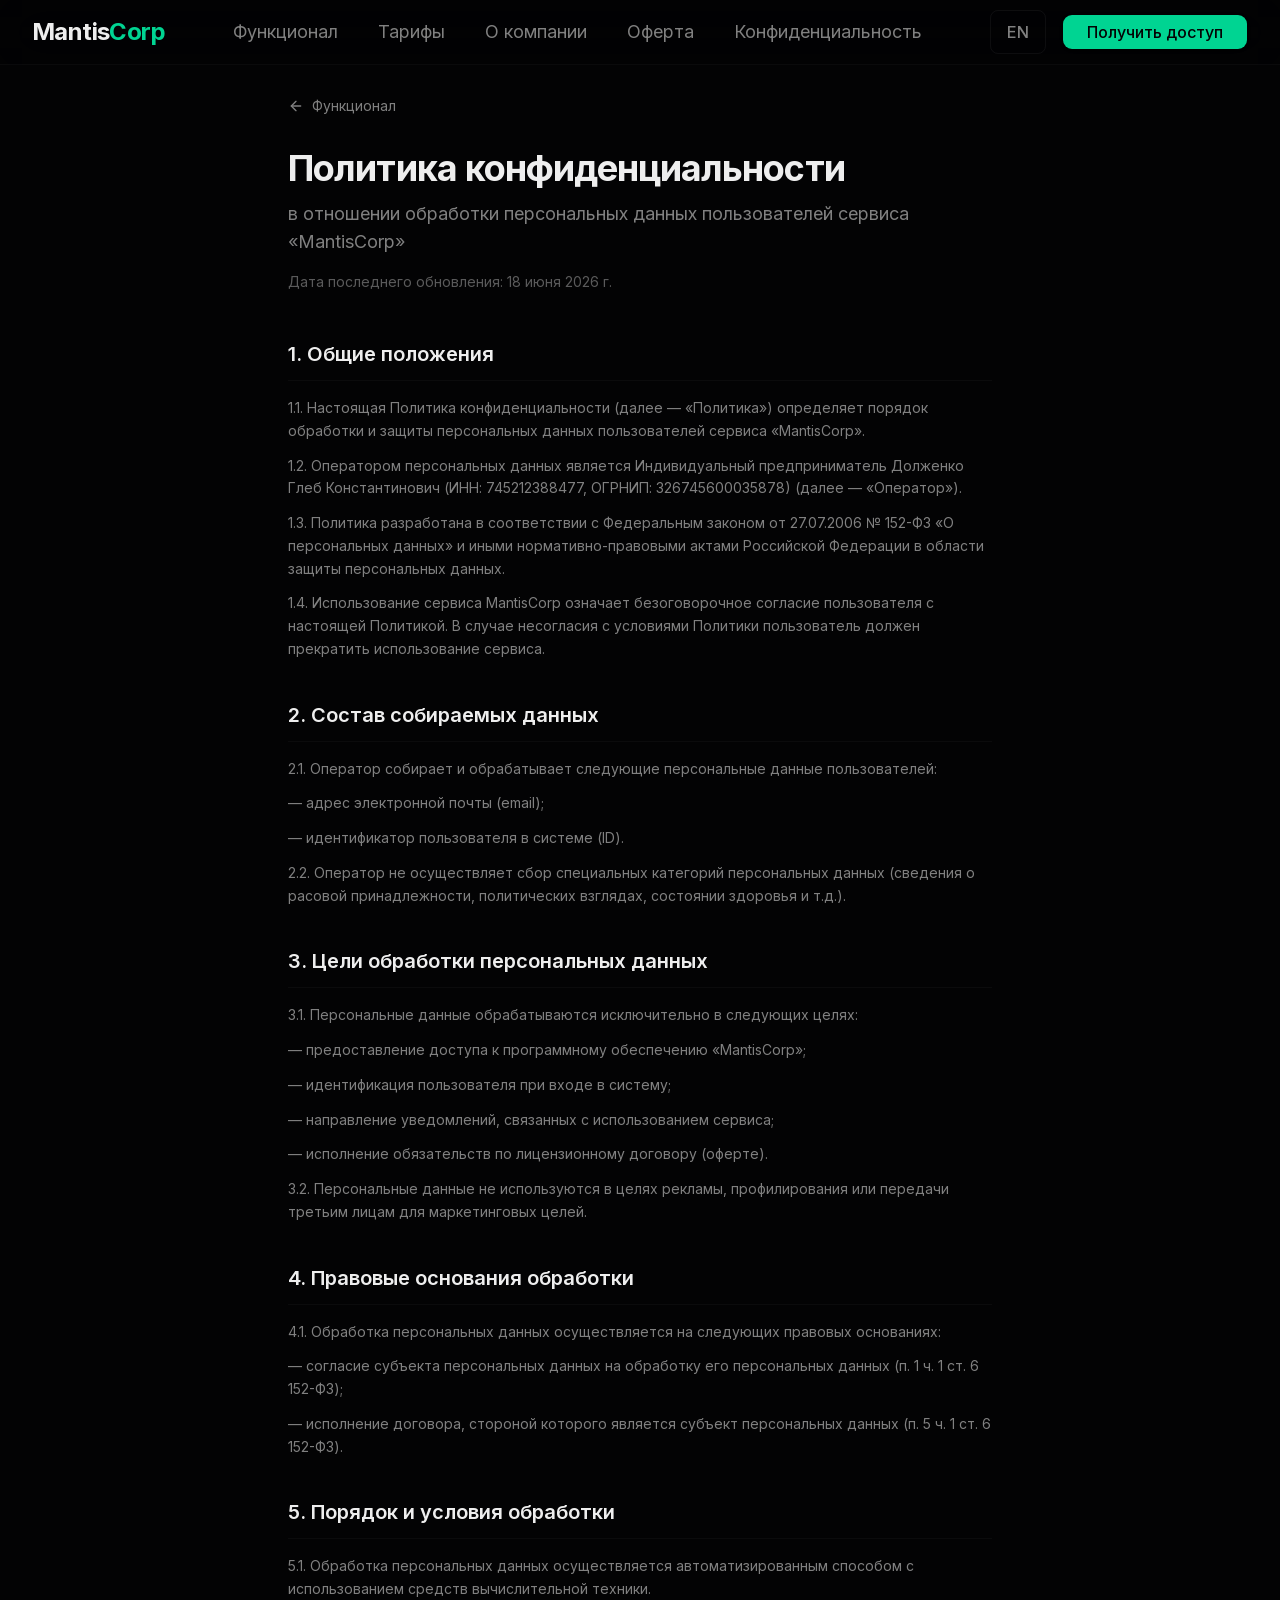
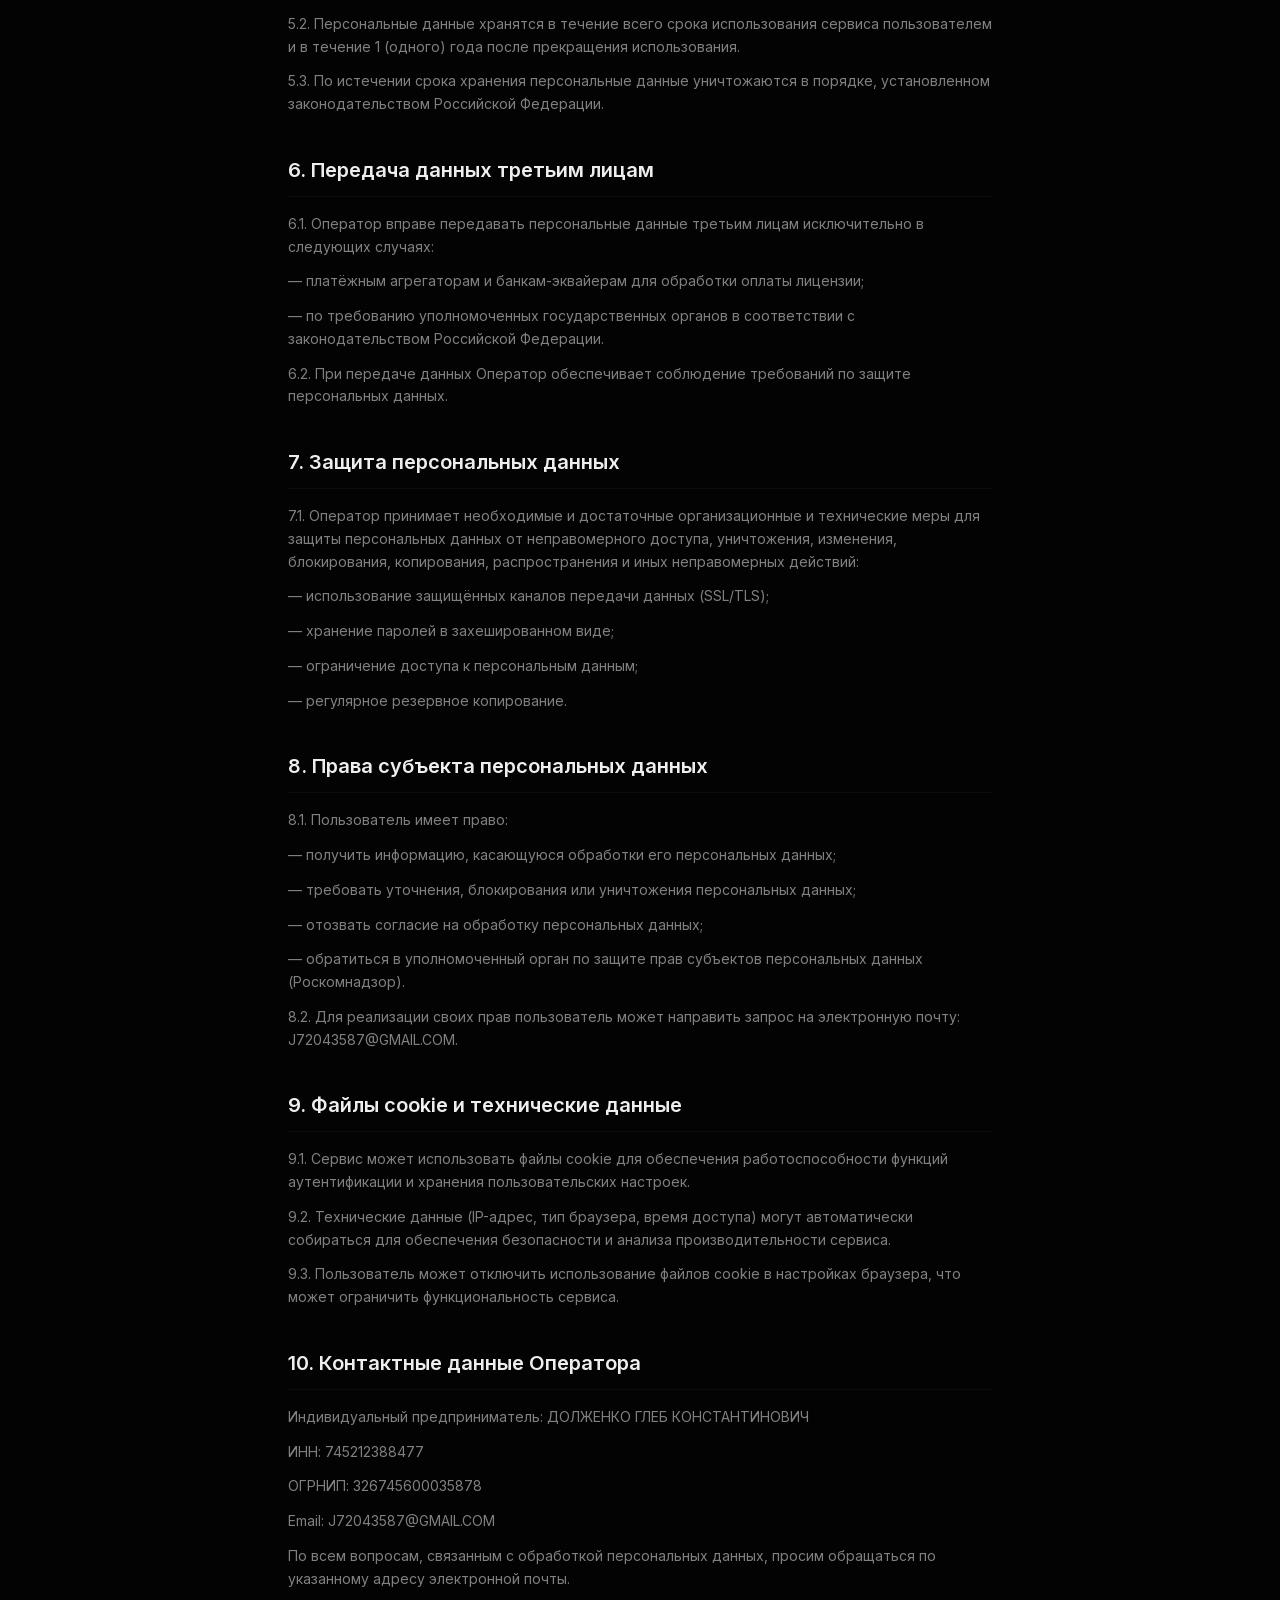
<file: privacy/index.html>
<!DOCTYPE html><html lang="ru" class="inter_9024c12c-module__2SQ2Oq__variable geist_mono_8d43a2aa-module__8Li5zG__variable dark h-full antialiased"><head><meta charSet="utf-8"/><meta name="viewport" content="width=device-width, initial-scale=1"/><link rel="preload" href="/_next/static/media/797e433ab948586e-s.p.0r6juujl39pe6.woff2" as="font" crossorigin="" type="font/woff2"/><link rel="preload" href="/_next/static/media/83afe278b6a6bb3c-s.p.2bn3s6zvc0dyp.woff2" as="font" crossorigin="" type="font/woff2"/><link rel="preload" href="/_next/static/media/9c72aa0f40e4eef8-s.p.1y4-pdgsjb-pw.woff2" as="font" crossorigin="" type="font/woff2"/><link rel="stylesheet" href="/_next/static/chunks/3hni8xdn3e4u9.css" data-precedence="next"/><link rel="preload" as="script" fetchPriority="low" href="/_next/static/chunks/3z5q_p4msz2ha.js"/><script src="/_next/static/chunks/15orcrkp-_9ct.js" async=""></script><script src="/_next/static/chunks/2nykiepra7i1k.js" async=""></script><script src="/_next/static/chunks/0y-qmi6py9vt0.js" async=""></script><script src="/_next/static/chunks/turbopack-1_6kmb9wb6nxy.js" async=""></script><script src="/_next/static/chunks/1-zhabuw26v77.js" async=""></script><script src="/_next/static/chunks/2_xfewuy7awue.js" async=""></script><script src="/_next/static/chunks/2dpri4b9spteb.js" async=""></script><script src="/_next/static/chunks/14mrh2-p_w84d.js" async=""></script><script src="/_next/static/chunks/25-hsbrj9jqhw.js" async=""></script><meta name="next-size-adjust" content=""/><title>MantisCorp — Экосистема цифровых утилит</title><meta name="description" content="Профессиональные инструменты для бизнеса: генератор QR-кодов, менеджер цифровых подписей и защищённое VPN-соединение."/><meta property="og:title" content="MantisCorp — Экосистема цифровых утилит"/><meta property="og:description" content="Три инструмента в единой экосистеме: QR-коды, цифровые подписи и VPN."/><meta property="og:locale" content="ru_RU"/><meta property="og:type" content="website"/><meta name="twitter:card" content="summary"/><meta name="twitter:title" content="MantisCorp — Экосистема цифровых утилит"/><meta name="twitter:description" content="Три инструмента в единой экосистеме: QR-коды, цифровые подписи и VPN."/><link rel="icon" href="/icon.svg?icon.3vuc0gk001-s3.svg" sizes="any" type="image/svg+xml"/><script src="/_next/static/chunks/0cz1d0mv5g_q7.js" noModule=""></script></head><body class="min-h-full flex flex-col"><div hidden=""><!--$--><!--/$--></div><header class="fixed top-0 left-0 right-0 z-50 w-full border-b border-border/40 bg-background/80 backdrop-blur-xl supports-[backdrop-filter]:bg-background/60"><div class="mx-auto flex h-16 max-w-7xl items-center justify-between px-4 sm:px-6 lg:px-8"><a class="flex items-center gap-2 group" id="navbar-logo" href="/"><span class="text-2xl font-bold tracking-tight">Mantis<span class="text-primary">Corp</span></span></a><nav class="hidden md:flex items-center gap-2" id="navbar-desktop"><a href="/#features" class="relative px-4 py-2 text-lg text-muted-foreground hover:text-foreground transition-colors rounded-md"><span class="relative z-10">Функционал</span></a><a href="/#pricing" class="relative px-4 py-2 text-lg text-muted-foreground hover:text-foreground transition-colors rounded-md"><span class="relative z-10">Тарифы</span></a><a href="/#about" class="relative px-4 py-2 text-lg text-muted-foreground hover:text-foreground transition-colors rounded-md"><span class="relative z-10">О компании</span></a><a class="relative px-4 py-2 text-lg text-muted-foreground hover:text-foreground transition-colors rounded-md" href="/offer/"><span class="relative z-10">Оферта</span></a><a class="relative px-4 py-2 text-lg text-muted-foreground hover:text-foreground transition-colors rounded-md" href="/privacy/"><span class="relative z-10">Конфиденциальность</span></a></nav><div class="flex items-center gap-3 sm:gap-4"><button class="hidden sm:flex h-11 px-4 items-center justify-center rounded-md border border-border/60 text-base font-medium text-muted-foreground hover:text-foreground hover:border-primary/40 transition-all" id="language-switcher">EN</button><button type="button" tabindex="0" data-slot="button" id="navbar-cta" class="group/button shrink-0 items-center justify-center rounded-lg border border-transparent bg-clip-padding font-medium whitespace-nowrap transition-all outline-none select-none focus-visible:border-ring focus-visible:ring-3 focus-visible:ring-ring/50 active:not-aria-[haspopup]:translate-y-px disabled:pointer-events-none disabled:opacity-50 aria-invalid:border-destructive aria-invalid:ring-3 aria-invalid:ring-destructive/20 dark:aria-invalid:border-destructive/50 dark:aria-invalid:ring-destructive/40 [&amp;_svg]:pointer-events-none [&amp;_svg]:shrink-0 [&amp;_svg:not([class*=&#x27;size-&#x27;])]:size-4 h-9 gap-1.5 has-data-[icon=inline-end]:pr-2 has-data-[icon=inline-start]:pl-2 hidden sm:inline-flex text-base px-6 bg-primary text-primary-foreground hover:bg-primary/90 shadow-sm">Получить доступ</button><button class="md:hidden p-2 text-muted-foreground hover:text-foreground" id="mobile-menu-toggle"><svg xmlns="http://www.w3.org/2000/svg" width="24" height="24" viewBox="0 0 24 24" fill="none" stroke="currentColor" stroke-width="2" stroke-linecap="round" stroke-linejoin="round" class="lucide lucide-menu h-5 w-5" aria-hidden="true"><path d="M4 5h16"></path><path d="M4 12h16"></path><path d="M4 19h16"></path></svg></button></div></div></header><main class="flex-1"><div class="py-16 sm:py-24" id="privacy-page"><div class="mx-auto max-w-3xl px-4 sm:px-6 lg:px-8"><a class="inline-flex items-center gap-2 text-sm text-muted-foreground hover:text-foreground transition-colors mb-8" href="/"><svg xmlns="http://www.w3.org/2000/svg" width="24" height="24" viewBox="0 0 24 24" fill="none" stroke="currentColor" stroke-width="2" stroke-linecap="round" stroke-linejoin="round" class="lucide lucide-arrow-left h-4 w-4" aria-hidden="true"><path d="m12 19-7-7 7-7"></path><path d="M19 12H5"></path></svg>Функционал</a><div class="mb-12"><h1 class="text-3xl sm:text-4xl font-bold tracking-tight mb-3">Политика конфиденциальности</h1><p class="text-lg text-muted-foreground">в отношении обработки персональных данных пользователей сервиса «MantisCorp»</p><p class="text-sm text-muted-foreground/70 mt-4">Дата последнего обновления: 18 июня 2026 г.</p></div><div class="space-y-10"><div class="space-y-4"><h2 class="text-xl font-semibold border-b border-border/40 pb-3">1. Общие положения</h2><div class="space-y-3"><p class="text-sm leading-relaxed text-muted-foreground">1.1. Настоящая Политика конфиденциальности (далее — «Политика») определяет порядок обработки и защиты персональных данных пользователей сервиса «MantisCorp».</p><p class="text-sm leading-relaxed text-muted-foreground">1.2. Оператором персональных данных является Индивидуальный предприниматель Долженко Глеб Константинович (ИНН: 745212388477, ОГРНИП: 326745600035878) (далее — «Оператор»).</p><p class="text-sm leading-relaxed text-muted-foreground">1.3. Политика разработана в соответствии с Федеральным законом от 27.07.2006 № 152-ФЗ «О персональных данных» и иными нормативно-правовыми актами Российской Федерации в области защиты персональных данных.</p><p class="text-sm leading-relaxed text-muted-foreground">1.4. Использование сервиса MantisCorp означает безоговорочное согласие пользователя с настоящей Политикой. В случае несогласия с условиями Политики пользователь должен прекратить использование сервиса.</p></div></div><div class="space-y-4"><h2 class="text-xl font-semibold border-b border-border/40 pb-3">2. Состав собираемых данных</h2><div class="space-y-3"><p class="text-sm leading-relaxed text-muted-foreground">2.1. Оператор собирает и обрабатывает следующие персональные данные пользователей:</p><p class="text-sm leading-relaxed text-muted-foreground">— адрес электронной почты (email);</p><p class="text-sm leading-relaxed text-muted-foreground">— идентификатор пользователя в системе (ID).</p><p class="text-sm leading-relaxed text-muted-foreground">2.2. Оператор не осуществляет сбор специальных категорий персональных данных (сведения о расовой принадлежности, политических взглядах, состоянии здоровья и т.д.).</p></div></div><div class="space-y-4"><h2 class="text-xl font-semibold border-b border-border/40 pb-3">3. Цели обработки персональных данных</h2><div class="space-y-3"><p class="text-sm leading-relaxed text-muted-foreground">3.1. Персональные данные обрабатываются исключительно в следующих целях:</p><p class="text-sm leading-relaxed text-muted-foreground">— предоставление доступа к программному обеспечению «MantisCorp»;</p><p class="text-sm leading-relaxed text-muted-foreground">— идентификация пользователя при входе в систему;</p><p class="text-sm leading-relaxed text-muted-foreground">— направление уведомлений, связанных с использованием сервиса;</p><p class="text-sm leading-relaxed text-muted-foreground">— исполнение обязательств по лицензионному договору (оферте).</p><p class="text-sm leading-relaxed text-muted-foreground">3.2. Персональные данные не используются в целях рекламы, профилирования или передачи третьим лицам для маркетинговых целей.</p></div></div><div class="space-y-4"><h2 class="text-xl font-semibold border-b border-border/40 pb-3">4. Правовые основания обработки</h2><div class="space-y-3"><p class="text-sm leading-relaxed text-muted-foreground">4.1. Обработка персональных данных осуществляется на следующих правовых основаниях:</p><p class="text-sm leading-relaxed text-muted-foreground">— согласие субъекта персональных данных на обработку его персональных данных (п. 1 ч. 1 ст. 6 152-ФЗ);</p><p class="text-sm leading-relaxed text-muted-foreground">— исполнение договора, стороной которого является субъект персональных данных (п. 5 ч. 1 ст. 6 152-ФЗ).</p></div></div><div class="space-y-4"><h2 class="text-xl font-semibold border-b border-border/40 pb-3">5. Порядок и условия обработки</h2><div class="space-y-3"><p class="text-sm leading-relaxed text-muted-foreground">5.1. Обработка персональных данных осуществляется автоматизированным способом с использованием средств вычислительной техники.</p><p class="text-sm leading-relaxed text-muted-foreground">5.2. Персональные данные хранятся в течение всего срока использования сервиса пользователем и в течение 1 (одного) года после прекращения использования.</p><p class="text-sm leading-relaxed text-muted-foreground">5.3. По истечении срока хранения персональные данные уничтожаются в порядке, установленном законодательством Российской Федерации.</p></div></div><div class="space-y-4"><h2 class="text-xl font-semibold border-b border-border/40 pb-3">6. Передача данных третьим лицам</h2><div class="space-y-3"><p class="text-sm leading-relaxed text-muted-foreground">6.1. Оператор вправе передавать персональные данные третьим лицам исключительно в следующих случаях:</p><p class="text-sm leading-relaxed text-muted-foreground">— платёжным агрегаторам и банкам-эквайерам для обработки оплаты лицензии;</p><p class="text-sm leading-relaxed text-muted-foreground">— по требованию уполномоченных государственных органов в соответствии с законодательством Российской Федерации.</p><p class="text-sm leading-relaxed text-muted-foreground">6.2. При передаче данных Оператор обеспечивает соблюдение требований по защите персональных данных.</p></div></div><div class="space-y-4"><h2 class="text-xl font-semibold border-b border-border/40 pb-3">7. Защита персональных данных</h2><div class="space-y-3"><p class="text-sm leading-relaxed text-muted-foreground">7.1. Оператор принимает необходимые и достаточные организационные и технические меры для защиты персональных данных от неправомерного доступа, уничтожения, изменения, блокирования, копирования, распространения и иных неправомерных действий:</p><p class="text-sm leading-relaxed text-muted-foreground">— использование защищённых каналов передачи данных (SSL/TLS);</p><p class="text-sm leading-relaxed text-muted-foreground">— хранение паролей в захешированном виде;</p><p class="text-sm leading-relaxed text-muted-foreground">— ограничение доступа к персональным данным;</p><p class="text-sm leading-relaxed text-muted-foreground">— регулярное резервное копирование.</p></div></div><div class="space-y-4"><h2 class="text-xl font-semibold border-b border-border/40 pb-3">8. Права субъекта персональных данных</h2><div class="space-y-3"><p class="text-sm leading-relaxed text-muted-foreground">8.1. Пользователь имеет право:</p><p class="text-sm leading-relaxed text-muted-foreground">— получить информацию, касающуюся обработки его персональных данных;</p><p class="text-sm leading-relaxed text-muted-foreground">— требовать уточнения, блокирования или уничтожения персональных данных;</p><p class="text-sm leading-relaxed text-muted-foreground">— отозвать согласие на обработку персональных данных;</p><p class="text-sm leading-relaxed text-muted-foreground">— обратиться в уполномоченный орган по защите прав субъектов персональных данных (Роскомнадзор).</p><p class="text-sm leading-relaxed text-muted-foreground">8.2. Для реализации своих прав пользователь может направить запрос на электронную почту: J72043587@GMAIL.COM.</p></div></div><div class="space-y-4"><h2 class="text-xl font-semibold border-b border-border/40 pb-3">9. Файлы cookie и технические данные</h2><div class="space-y-3"><p class="text-sm leading-relaxed text-muted-foreground">9.1. Сервис может использовать файлы cookie для обеспечения работоспособности функций аутентификации и хранения пользовательских настроек.</p><p class="text-sm leading-relaxed text-muted-foreground">9.2. Технические данные (IP-адрес, тип браузера, время доступа) могут автоматически собираться для обеспечения безопасности и анализа производительности сервиса.</p><p class="text-sm leading-relaxed text-muted-foreground">9.3. Пользователь может отключить использование файлов cookie в настройках браузера, что может ограничить функциональность сервиса.</p></div></div><div class="space-y-4"><h2 class="text-xl font-semibold border-b border-border/40 pb-3">10. Контактные данные Оператора</h2><div class="space-y-3"><p class="text-sm leading-relaxed text-muted-foreground">Индивидуальный предприниматель: ДОЛЖЕНКО ГЛЕБ КОНСТАНТИНОВИЧ</p><p class="text-sm leading-relaxed text-muted-foreground">ИНН: 745212388477</p><p class="text-sm leading-relaxed text-muted-foreground">ОГРНИП: 326745600035878</p><p class="text-sm leading-relaxed text-muted-foreground">Email: J72043587@GMAIL.COM</p><p class="text-sm leading-relaxed text-muted-foreground">По всем вопросам, связанным с обработкой персональных данных, просим обращаться по указанному адресу электронной почты.</p></div></div></div></div></div><!--$--><!--/$--></main><script src="/_next/static/chunks/3z5q_p4msz2ha.js" id="_R_" async=""></script><script>(self.__next_f=self.__next_f||[]).push([0])</script><script>self.__next_f.push([1,"1:\"$Sreact.fragment\"\n2:I[43572,[\"/_next/static/chunks/1-zhabuw26v77.js\",\"/_next/static/chunks/2_xfewuy7awue.js\",\"/_next/static/chunks/2dpri4b9spteb.js\",\"/_next/static/chunks/14mrh2-p_w84d.js\"],\"LanguageProvider\"]\n3:I[2874,[\"/_next/static/chunks/1-zhabuw26v77.js\",\"/_next/static/chunks/2_xfewuy7awue.js\",\"/_next/static/chunks/2dpri4b9spteb.js\",\"/_next/static/chunks/14mrh2-p_w84d.js\"],\"Navbar\"]\n4:I[39756,[\"/_next/static/chunks/1-zhabuw26v77.js\",\"/_next/static/chunks/2_xfewuy7awue.js\",\"/_next/static/chunks/2dpri4b9spteb.js\",\"/_next/static/chunks/14mrh2-p_w84d.js\"],\"default\"]\n5:I[37457,[\"/_next/static/chunks/1-zhabuw26v77.js\",\"/_next/static/chunks/2_xfewuy7awue.js\",\"/_next/static/chunks/2dpri4b9spteb.js\",\"/_next/static/chunks/14mrh2-p_w84d.js\"],\"default\"]\n6:I[35538,[\"/_next/static/chunks/1-zhabuw26v77.js\",\"/_next/static/chunks/2_xfewuy7awue.js\",\"/_next/static/chunks/2dpri4b9spteb.js\",\"/_next/static/chunks/14mrh2-p_w84d.js\"],\"CookieConsent\"]\n7:I[47257,[\"/_next/static/chunks/1-zhabuw26v77.js\",\"/_next/static/chunks/2_xfewuy7awue.js\",\"/_next/static/chunks/2dpri4b9spteb.js\",\"/_next/static/chunks/14mrh2-p_w84d.js\"],\"ClientPageRoot\"]\n8:I[7528,[\"/_next/static/chunks/1-zhabuw26v77.js\",\"/_next/static/chunks/2_xfewuy7awue.js\",\"/_next/static/chunks/2dpri4b9spteb.js\",\"/_next/static/chunks/14mrh2-p_w84d.js\",\"/_next/static/chunks/25-hsbrj9jqhw.js\"],\"default\"]\nb:I[97367,[\"/_next/static/chunks/1-zhabuw26v77.js\",\"/_next/static/chunks/2_xfewuy7awue.js\",\"/_next/static/chunks/2dpri4b9spteb.js\",\"/_next/static/chunks/14mrh2-p_w84d.js\"],\"OutletBoundary\"]\nc:\"$Sreact.suspense\"\nf:I[97367,[\"/_next/static/chunks/1-zhabuw26v77.js\",\"/_next/static/chunks/2_xfewuy7awue.js\",\"/_next/static/chunks/2dpri4b9spteb.js\",\"/_next/static/chunks/14mrh2-p_w84d.js\"],\"ViewportBoundary\"]\n11:I[97367,[\"/_next/static/chunks/1-zhabuw26v77.js\",\"/_next/static/chunks/2_xfewuy7awue.js\",\"/_next/static/chunks/2dpri4b9spteb.js\",\"/_next/static/chunks/14mrh2-p_w84d.js\"],\"MetadataBoundary\"]\n13:I[68027,[\"/_next/static/chunks/1-zhabuw26v77.js\",\"/_next/static/chunks/2_xfewuy7awue.js\",\"/_next/static/chunks/2dpri4b9spteb.js\",\"/_next/static/chunks/14mrh2-p_w84d.js\"],\"default\",1]\n:HL[\"/_next/static/chunks/3hni8xdn3e4u9.css\",\"style\"]\n:HL[\"/_next/static/media/797e433ab948586e-s.p.0r6juujl39pe6.woff2\",\"font\",{\"crossOrigin\":\"\",\"type\":\"font/woff2\"}]\n:HL[\"/_next/static/media/83afe278b6a6bb3c-s.p.2bn3s6zvc0dyp.woff2\",\"font\",{\"crossOrigin\":\"\",\"type\":\"font/woff2\"}]\n:HL[\"/_next/static/media/9c72aa0f40e4eef8-s.p.1y4-pdgsjb-pw.woff2\",\"font\",{\"crossOrigin\":\"\",\"type\":\"font/woff2\"}]\n"])</script><script>self.__next_f.push([1,"0:{\"P\":null,\"c\":[\"\",\"privacy\",\"\"],\"q\":\"\",\"i\":false,\"f\":[[[\"\",{\"children\":[\"privacy\",{\"children\":[\"__PAGE__\",{}]}]},\"$undefined\",\"$undefined\",16],[[\"$\",\"$1\",\"c\",{\"children\":[[[\"$\",\"link\",\"0\",{\"rel\":\"stylesheet\",\"href\":\"/_next/static/chunks/3hni8xdn3e4u9.css\",\"precedence\":\"next\",\"crossOrigin\":\"$undefined\",\"nonce\":\"$undefined\"}],[\"$\",\"script\",\"script-0\",{\"src\":\"/_next/static/chunks/1-zhabuw26v77.js\",\"async\":true,\"nonce\":\"$undefined\"}],[\"$\",\"script\",\"script-1\",{\"src\":\"/_next/static/chunks/2_xfewuy7awue.js\",\"async\":true,\"nonce\":\"$undefined\"}],[\"$\",\"script\",\"script-2\",{\"src\":\"/_next/static/chunks/2dpri4b9spteb.js\",\"async\":true,\"nonce\":\"$undefined\"}],[\"$\",\"script\",\"script-3\",{\"src\":\"/_next/static/chunks/14mrh2-p_w84d.js\",\"async\":true,\"nonce\":\"$undefined\"}]],[\"$\",\"html\",null,{\"lang\":\"ru\",\"className\":\"inter_9024c12c-module__2SQ2Oq__variable geist_mono_8d43a2aa-module__8Li5zG__variable dark h-full antialiased\",\"children\":[\"$\",\"body\",null,{\"className\":\"min-h-full flex flex-col\",\"children\":[\"$\",\"$L2\",null,{\"children\":[[\"$\",\"$L3\",null,{}],[\"$\",\"main\",null,{\"className\":\"flex-1\",\"children\":[\"$\",\"$L4\",null,{\"parallelRouterKey\":\"children\",\"error\":\"$undefined\",\"errorStyles\":\"$undefined\",\"errorScripts\":\"$undefined\",\"template\":[\"$\",\"$L5\",null,{}],\"templateStyles\":\"$undefined\",\"templateScripts\":\"$undefined\",\"notFound\":[[[\"$\",\"title\",null,{\"children\":\"404: This page could not be found.\"}],[\"$\",\"div\",null,{\"style\":{\"fontFamily\":\"system-ui,\\\"Segoe UI\\\",Roboto,Helvetica,Arial,sans-serif,\\\"Apple Color Emoji\\\",\\\"Segoe UI Emoji\\\"\",\"height\":\"100vh\",\"textAlign\":\"center\",\"display\":\"flex\",\"flexDirection\":\"column\",\"alignItems\":\"center\",\"justifyContent\":\"center\"},\"children\":[\"$\",\"div\",null,{\"children\":[[\"$\",\"style\",null,{\"dangerouslySetInnerHTML\":{\"__html\":\"body{color:#000;background:#fff;margin:0}.next-error-h1{border-right:1px solid rgba(0,0,0,.3)}@media (prefers-color-scheme:dark){body{color:#fff;background:#000}.next-error-h1{border-right:1px solid rgba(255,255,255,.3)}}\"}}],[\"$\",\"h1\",null,{\"className\":\"next-error-h1\",\"style\":{\"display\":\"inline-block\",\"margin\":\"0 20px 0 0\",\"padding\":\"0 23px 0 0\",\"fontSize\":24,\"fontWeight\":500,\"verticalAlign\":\"top\",\"lineHeight\":\"49px\"},\"children\":404}],[\"$\",\"div\",null,{\"style\":{\"display\":\"inline-block\"},\"children\":[\"$\",\"h2\",null,{\"style\":{\"fontSize\":14,\"fontWeight\":400,\"lineHeight\":\"49px\",\"margin\":0},\"children\":\"This page could not be found.\"}]}]]}]}]],[]],\"forbidden\":\"$undefined\",\"unauthorized\":\"$undefined\"}]}],[\"$\",\"$L6\",null,{}]]}]}]}]]}],{\"children\":[[\"$\",\"$1\",\"c\",{\"children\":[null,[\"$\",\"$L4\",null,{\"parallelRouterKey\":\"children\",\"error\":\"$undefined\",\"errorStyles\":\"$undefined\",\"errorScripts\":\"$undefined\",\"template\":[\"$\",\"$L5\",null,{}],\"templateStyles\":\"$undefined\",\"templateScripts\":\"$undefined\",\"notFound\":\"$undefined\",\"forbidden\":\"$undefined\",\"unauthorized\":\"$undefined\"}]]}],{\"children\":[[\"$\",\"$1\",\"c\",{\"children\":[[\"$\",\"$L7\",null,{\"Component\":\"$8\",\"serverProvidedParams\":{\"searchParams\":{},\"params\":{},\"promises\":[\"$@9\",\"$@a\"]}}],[[\"$\",\"script\",\"script-0\",{\"src\":\"/_next/static/chunks/25-hsbrj9jqhw.js\",\"async\":true,\"nonce\":\"$undefined\"}]],[\"$\",\"$Lb\",null,{\"children\":[\"$\",\"$c\",null,{\"name\":\"Next.MetadataOutlet\",\"children\":\"$@d\"}]}]]}],{},null,false,null]},null,false,\"$@e\"]},null,false,null],[\"$\",\"$1\",\"h\",{\"children\":[null,[\"$\",\"$Lf\",null,{\"children\":\"$L10\"}],[\"$\",\"div\",null,{\"hidden\":true,\"children\":[\"$\",\"$L11\",null,{\"children\":[\"$\",\"$c\",null,{\"name\":\"Next.Metadata\",\"children\":\"$L12\"}]}]}],[\"$\",\"meta\",null,{\"name\":\"next-size-adjust\",\"content\":\"\"}]]}],false]],\"m\":\"$undefined\",\"G\":[\"$13\",[[\"$\",\"link\",\"0\",{\"rel\":\"stylesheet\",\"href\":\"/_next/static/chunks/3hni8xdn3e4u9.css\",\"precedence\":\"next\",\"crossOrigin\":\"$undefined\",\"nonce\":\"$undefined\"}]]],\"S\":true,\"h\":null,\"s\":\"$undefined\",\"l\":\"$undefined\",\"p\":\"$undefined\",\"d\":\"$undefined\",\"b\":\"KmBJgaIqRpkYmWn0OWsI0\"}\n"])</script><script>self.__next_f.push([1,"14:[]\ne:\"$W14\"\n9:{}\na:\"$0:f:0:1:1:children:1:children:0:props:children:0:props:serverProvidedParams:params\"\n"])</script><script>self.__next_f.push([1,"10:[[\"$\",\"meta\",\"0\",{\"charSet\":\"utf-8\"}],[\"$\",\"meta\",\"1\",{\"name\":\"viewport\",\"content\":\"width=device-width, initial-scale=1\"}]]\n"])</script><script>self.__next_f.push([1,"15:I[27201,[\"/_next/static/chunks/1-zhabuw26v77.js\",\"/_next/static/chunks/2_xfewuy7awue.js\",\"/_next/static/chunks/2dpri4b9spteb.js\",\"/_next/static/chunks/14mrh2-p_w84d.js\"],\"IconMark\"]\nd:null\n12:[[\"$\",\"title\",\"0\",{\"children\":\"MantisCorp — Экосистема цифровых утилит\"}],[\"$\",\"meta\",\"1\",{\"name\":\"description\",\"content\":\"Профессиональные инструменты для бизнеса: генератор QR-кодов, менеджер цифровых подписей и защищённое VPN-соединение.\"}],[\"$\",\"meta\",\"2\",{\"property\":\"og:title\",\"content\":\"MantisCorp — Экосистема цифровых утилит\"}],[\"$\",\"meta\",\"3\",{\"property\":\"og:description\",\"content\":\"Три инструмента в единой экосистеме: QR-коды, цифровые подписи и VPN.\"}],[\"$\",\"meta\",\"4\",{\"property\":\"og:locale\",\"content\":\"ru_RU\"}],[\"$\",\"meta\",\"5\",{\"property\":\"og:type\",\"content\":\"website\"}],[\"$\",\"meta\",\"6\",{\"name\":\"twitter:card\",\"content\":\"summary\"}],[\"$\",\"meta\",\"7\",{\"name\":\"twitter:title\",\"content\":\"MantisCorp — Экосистема цифровых утилит\"}],[\"$\",\"meta\",\"8\",{\"name\":\"twitter:description\",\"content\":\"Три инструмента в единой экосистеме: QR-коды, цифровые подписи и VPN.\"}],[\"$\",\"link\",\"9\",{\"rel\":\"icon\",\"href\":\"/icon.svg?icon.3vuc0gk001-s3.svg\",\"sizes\":\"any\",\"type\":\"image/svg+xml\"}],[\"$\",\"$L15\",\"10\",{}]]\n"])</script></body></html>
</file>
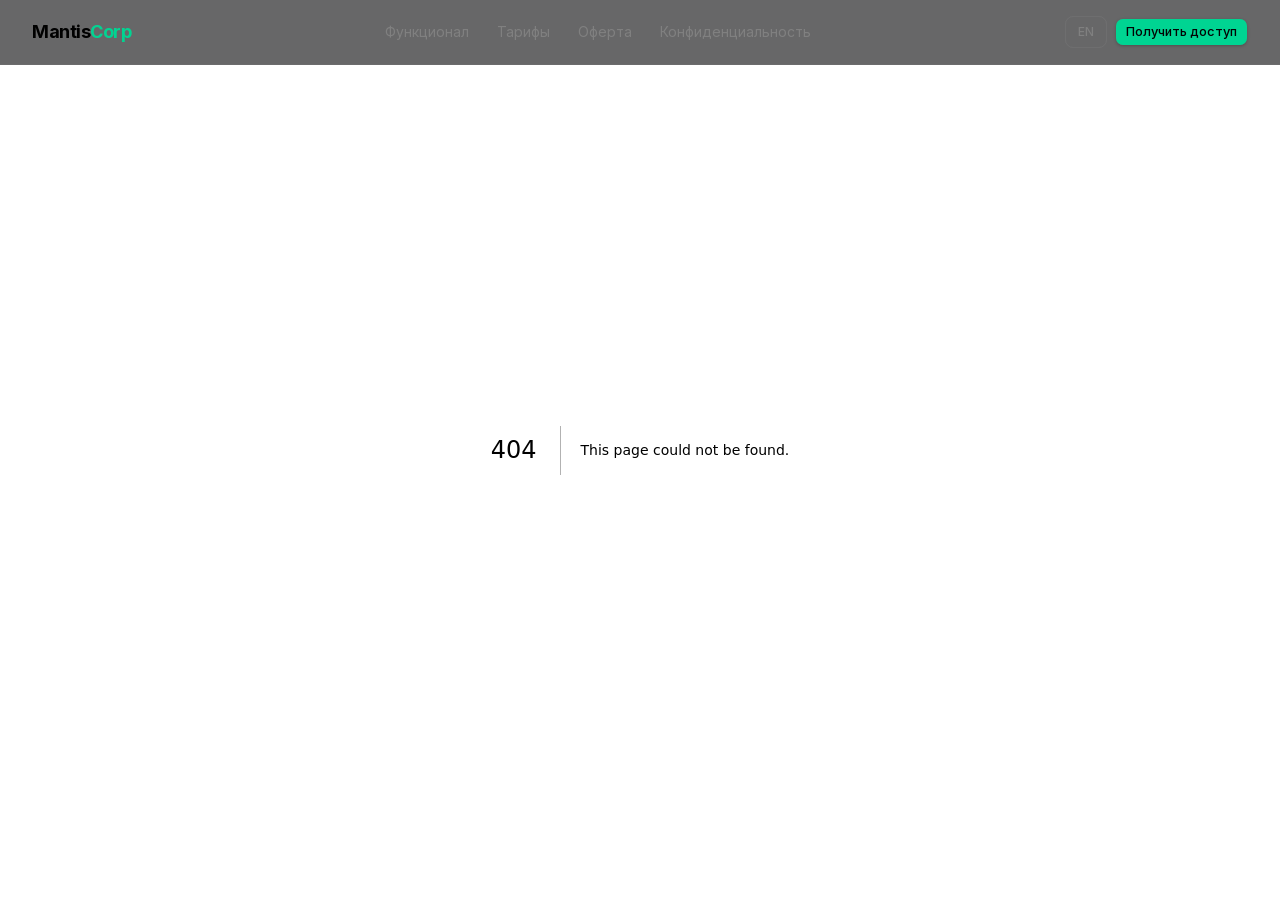
<file: dev/404/index.html>
<!DOCTYPE html><html lang="ru" class="inter_9024c12c-module__2SQ2Oq__variable geist_mono_8d43a2aa-module__8Li5zG__variable dark h-full antialiased"><head><meta charSet="utf-8"/><meta name="viewport" content="width=device-width, initial-scale=1"/><link rel="stylesheet" href="/dev/_next/static/chunks/1fxnq_711rwd-.css" data-precedence="next"/><link rel="preload" as="script" fetchPriority="low" href="/dev/_next/static/chunks/3z5q_p4msz2ha.js"/><script src="/dev/_next/static/chunks/15orcrkp-_9ct.js" async=""></script><script src="/dev/_next/static/chunks/2nykiepra7i1k.js" async=""></script><script src="/dev/_next/static/chunks/25ntne-a9-chk.js" async=""></script><script src="/dev/_next/static/chunks/turbopack-3n-uz9kl4gbgi.js" async=""></script><script src="/dev/_next/static/chunks/10d0s-xpmxx40.js" async=""></script><script src="/dev/_next/static/chunks/3bogddd9y8v9l.js" async=""></script><script src="/dev/_next/static/chunks/14mrh2-p_w84d.js" async=""></script><script src="/dev/_next/static/chunks/18kc-ag6fx193.js" async=""></script><meta name="robots" content="noindex"/><meta name="next-size-adjust" content=""/><title>404: This page could not be found.</title><title>MantisCorp — Экосистема цифровых утилит</title><meta name="description" content="Профессиональные инструменты для бизнеса: генератор QR-кодов, менеджер цифровых подписей и защищённое VPN-соединение."/><meta property="og:title" content="MantisCorp — Экосистема цифровых утилит"/><meta property="og:description" content="Три инструмента в единой экосистеме: QR-коды, цифровые подписи и VPN."/><meta property="og:locale" content="ru_RU"/><meta property="og:type" content="website"/><meta name="twitter:card" content="summary"/><meta name="twitter:title" content="MantisCorp — Экосистема цифровых утилит"/><meta name="twitter:description" content="Три инструмента в единой экосистеме: QR-коды, цифровые подписи и VPN."/><link rel="icon" href="/dev/icon.svg?icon.3vuc0gk001-s3.svg" sizes="any" type="image/svg+xml"/><script src="/dev/_next/static/chunks/0cz1d0mv5g_q7.js" noModule=""></script></head><body class="min-h-full flex flex-col"><div hidden=""><!--$--><!--/$--></div><header class="fixed top-0 left-0 right-0 z-50 w-full border-b border-border/40 bg-background/80 backdrop-blur-xl supports-[backdrop-filter]:bg-background/60"><div class="mx-auto flex h-16 max-w-7xl items-center justify-between px-4 sm:px-6 lg:px-8"><a class="flex items-center gap-2 group" id="navbar-logo" href="/dev/"><span class="text-lg font-bold tracking-tight">Mantis<span class="text-primary">Corp</span></span></a><nav class="hidden md:flex items-center gap-1" id="navbar-desktop"><a href="#features" class="px-3 py-2 text-sm text-muted-foreground hover:text-foreground transition-colors rounded-md hover:bg-accent/50">Функционал</a><a href="#pricing" class="px-3 py-2 text-sm text-muted-foreground hover:text-foreground transition-colors rounded-md hover:bg-accent/50">Тарифы</a><a class="px-3 py-2 text-sm text-muted-foreground hover:text-foreground transition-colors rounded-md hover:bg-accent/50" href="/dev/offer/">Оферта</a><a class="px-3 py-2 text-sm text-muted-foreground hover:text-foreground transition-colors rounded-md hover:bg-accent/50" href="/dev/privacy/">Конфиденциальность</a></nav><div class="flex items-center gap-2"><button class="hidden sm:flex h-8 px-3 items-center justify-center rounded-md border border-border/60 text-xs font-medium text-muted-foreground hover:text-foreground hover:border-primary/40 transition-all" id="language-switcher">EN</button><button type="button" tabindex="0" data-slot="button" id="navbar-cta" class="group/button shrink-0 items-center justify-center border border-transparent bg-clip-padding font-medium whitespace-nowrap transition-all outline-none select-none focus-visible:border-ring focus-visible:ring-3 focus-visible:ring-ring/50 active:not-aria-[haspopup]:translate-y-px disabled:pointer-events-none disabled:opacity-50 aria-invalid:border-destructive aria-invalid:ring-3 aria-invalid:ring-destructive/20 dark:aria-invalid:border-destructive/50 dark:aria-invalid:ring-destructive/40 [&amp;_svg]:pointer-events-none [&amp;_svg]:shrink-0 h-7 gap-1 rounded-[min(var(--radius-md),12px)] px-2.5 text-[0.8rem] in-data-[slot=button-group]:rounded-lg has-data-[icon=inline-end]:pr-1.5 has-data-[icon=inline-start]:pl-1.5 [&amp;_svg:not([class*=&#x27;size-&#x27;])]:size-3.5 hidden sm:inline-flex bg-primary text-primary-foreground hover:bg-primary/90 shadow-sm">Получить доступ</button><button class="md:hidden p-2 text-muted-foreground hover:text-foreground" id="mobile-menu-toggle"><svg xmlns="http://www.w3.org/2000/svg" width="24" height="24" viewBox="0 0 24 24" fill="none" stroke="currentColor" stroke-width="2" stroke-linecap="round" stroke-linejoin="round" class="lucide lucide-menu h-5 w-5" aria-hidden="true"><path d="M4 5h16"></path><path d="M4 12h16"></path><path d="M4 19h16"></path></svg></button></div></div></header><main class="flex-1"><div style="font-family:system-ui,&quot;Segoe UI&quot;,Roboto,Helvetica,Arial,sans-serif,&quot;Apple Color Emoji&quot;,&quot;Segoe UI Emoji&quot;;height:100vh;text-align:center;display:flex;flex-direction:column;align-items:center;justify-content:center"><div><style>body{color:#000;background:#fff;margin:0}.next-error-h1{border-right:1px solid rgba(0,0,0,.3)}@media (prefers-color-scheme:dark){body{color:#fff;background:#000}.next-error-h1{border-right:1px solid rgba(255,255,255,.3)}}</style><h1 class="next-error-h1" style="display:inline-block;margin:0 20px 0 0;padding:0 23px 0 0;font-size:24px;font-weight:500;vertical-align:top;line-height:49px">404</h1><div style="display:inline-block"><h2 style="font-size:14px;font-weight:400;line-height:49px;margin:0">This page could not be found.</h2></div></div></div><!--$--><!--/$--></main><script src="/dev/_next/static/chunks/3z5q_p4msz2ha.js" id="_R_" async=""></script><script>(self.__next_f=self.__next_f||[]).push([0])</script><script>self.__next_f.push([1,"1:\"$Sreact.fragment\"\n2:I[43572,[\"/dev/_next/static/chunks/10d0s-xpmxx40.js\",\"/dev/_next/static/chunks/3bogddd9y8v9l.js\",\"/dev/_next/static/chunks/14mrh2-p_w84d.js\",\"/dev/_next/static/chunks/18kc-ag6fx193.js\"],\"LanguageProvider\"]\n3:I[2874,[\"/dev/_next/static/chunks/10d0s-xpmxx40.js\",\"/dev/_next/static/chunks/3bogddd9y8v9l.js\",\"/dev/_next/static/chunks/14mrh2-p_w84d.js\",\"/dev/_next/static/chunks/18kc-ag6fx193.js\"],\"Navbar\"]\n4:I[39756,[\"/dev/_next/static/chunks/10d0s-xpmxx40.js\",\"/dev/_next/static/chunks/3bogddd9y8v9l.js\",\"/dev/_next/static/chunks/14mrh2-p_w84d.js\",\"/dev/_next/static/chunks/18kc-ag6fx193.js\"],\"default\"]\n5:I[37457,[\"/dev/_next/static/chunks/10d0s-xpmxx40.js\",\"/dev/_next/static/chunks/3bogddd9y8v9l.js\",\"/dev/_next/static/chunks/14mrh2-p_w84d.js\",\"/dev/_next/static/chunks/18kc-ag6fx193.js\"],\"default\"]\n6:I[35538,[\"/dev/_next/static/chunks/10d0s-xpmxx40.js\",\"/dev/_next/static/chunks/3bogddd9y8v9l.js\",\"/dev/_next/static/chunks/14mrh2-p_w84d.js\",\"/dev/_next/static/chunks/18kc-ag6fx193.js\"],\"CookieConsent\"]\n7:I[97367,[\"/dev/_next/static/chunks/10d0s-xpmxx40.js\",\"/dev/_next/static/chunks/3bogddd9y8v9l.js\",\"/dev/_next/static/chunks/14mrh2-p_w84d.js\",\"/dev/_next/static/chunks/18kc-ag6fx193.js\"],\"OutletBoundary\"]\n8:\"$Sreact.suspense\"\nb:I[97367,[\"/dev/_next/static/chunks/10d0s-xpmxx40.js\",\"/dev/_next/static/chunks/3bogddd9y8v9l.js\",\"/dev/_next/static/chunks/14mrh2-p_w84d.js\",\"/dev/_next/static/chunks/18kc-ag6fx193.js\"],\"ViewportBoundary\"]\nd:I[97367,[\"/dev/_next/static/chunks/10d0s-xpmxx40.js\",\"/dev/_next/static/chunks/3bogddd9y8v9l.js\",\"/dev/_next/static/chunks/14mrh2-p_w84d.js\",\"/dev/_next/static/chunks/18kc-ag6fx193.js\"],\"MetadataBoundary\"]\nf:I[68027,[\"/dev/_next/static/chunks/10d0s-xpmxx40.js\",\"/dev/_next/static/chunks/3bogddd9y8v9l.js\",\"/dev/_next/static/chunks/14mrh2-p_w84d.js\",\"/dev/_next/static/chunks/18kc-ag6fx193.js\"],\"default\",1]\n:HL[\"/dev/_next/static/chunks/1fxnq_711rwd-.css\",\"style\"]\n"])</script><script>self.__next_f.push([1,"0:{\"P\":null,\"c\":[\"\",\"_not-found\",\"\"],\"q\":\"\",\"i\":false,\"f\":[[[\"\",{\"children\":[\"/_not-found\",{\"children\":[\"__PAGE__\",{}]}]},\"$undefined\",\"$undefined\",16],[[\"$\",\"$1\",\"c\",{\"children\":[[[\"$\",\"link\",\"0\",{\"rel\":\"stylesheet\",\"href\":\"/dev/_next/static/chunks/1fxnq_711rwd-.css\",\"precedence\":\"next\",\"crossOrigin\":\"$undefined\",\"nonce\":\"$undefined\"}],[\"$\",\"script\",\"script-0\",{\"src\":\"/dev/_next/static/chunks/10d0s-xpmxx40.js\",\"async\":true,\"nonce\":\"$undefined\"}],[\"$\",\"script\",\"script-1\",{\"src\":\"/dev/_next/static/chunks/3bogddd9y8v9l.js\",\"async\":true,\"nonce\":\"$undefined\"}],[\"$\",\"script\",\"script-2\",{\"src\":\"/dev/_next/static/chunks/14mrh2-p_w84d.js\",\"async\":true,\"nonce\":\"$undefined\"}],[\"$\",\"script\",\"script-3\",{\"src\":\"/dev/_next/static/chunks/18kc-ag6fx193.js\",\"async\":true,\"nonce\":\"$undefined\"}]],[\"$\",\"html\",null,{\"lang\":\"ru\",\"className\":\"inter_9024c12c-module__2SQ2Oq__variable geist_mono_8d43a2aa-module__8Li5zG__variable dark h-full antialiased\",\"children\":[\"$\",\"body\",null,{\"className\":\"min-h-full flex flex-col\",\"children\":[\"$\",\"$L2\",null,{\"children\":[[\"$\",\"$L3\",null,{}],[\"$\",\"main\",null,{\"className\":\"flex-1\",\"children\":[\"$\",\"$L4\",null,{\"parallelRouterKey\":\"children\",\"error\":\"$undefined\",\"errorStyles\":\"$undefined\",\"errorScripts\":\"$undefined\",\"template\":[\"$\",\"$L5\",null,{}],\"templateStyles\":\"$undefined\",\"templateScripts\":\"$undefined\",\"notFound\":[[[\"$\",\"title\",null,{\"children\":\"404: This page could not be found.\"}],[\"$\",\"div\",null,{\"style\":{\"fontFamily\":\"system-ui,\\\"Segoe UI\\\",Roboto,Helvetica,Arial,sans-serif,\\\"Apple Color Emoji\\\",\\\"Segoe UI Emoji\\\"\",\"height\":\"100vh\",\"textAlign\":\"center\",\"display\":\"flex\",\"flexDirection\":\"column\",\"alignItems\":\"center\",\"justifyContent\":\"center\"},\"children\":[\"$\",\"div\",null,{\"children\":[[\"$\",\"style\",null,{\"dangerouslySetInnerHTML\":{\"__html\":\"body{color:#000;background:#fff;margin:0}.next-error-h1{border-right:1px solid rgba(0,0,0,.3)}@media (prefers-color-scheme:dark){body{color:#fff;background:#000}.next-error-h1{border-right:1px solid rgba(255,255,255,.3)}}\"}}],[\"$\",\"h1\",null,{\"className\":\"next-error-h1\",\"style\":{\"display\":\"inline-block\",\"margin\":\"0 20px 0 0\",\"padding\":\"0 23px 0 0\",\"fontSize\":24,\"fontWeight\":500,\"verticalAlign\":\"top\",\"lineHeight\":\"49px\"},\"children\":404}],[\"$\",\"div\",null,{\"style\":{\"display\":\"inline-block\"},\"children\":[\"$\",\"h2\",null,{\"style\":{\"fontSize\":14,\"fontWeight\":400,\"lineHeight\":\"49px\",\"margin\":0},\"children\":\"This page could not be found.\"}]}]]}]}]],[]],\"forbidden\":\"$undefined\",\"unauthorized\":\"$undefined\"}]}],[\"$\",\"$L6\",null,{}]]}]}]}]]}],{\"children\":[[\"$\",\"$1\",\"c\",{\"children\":[null,[\"$\",\"$L4\",null,{\"parallelRouterKey\":\"children\",\"error\":\"$undefined\",\"errorStyles\":\"$undefined\",\"errorScripts\":\"$undefined\",\"template\":[\"$\",\"$L5\",null,{}],\"templateStyles\":\"$undefined\",\"templateScripts\":\"$undefined\",\"notFound\":\"$undefined\",\"forbidden\":\"$undefined\",\"unauthorized\":\"$undefined\"}]]}],{\"children\":[[\"$\",\"$1\",\"c\",{\"children\":[[[\"$\",\"title\",null,{\"children\":\"404: This page could not be found.\"}],[\"$\",\"div\",null,{\"style\":\"$0:f:0:1:0:props:children:1:props:children:props:children:props:children:1:props:children:props:notFound:0:1:props:style\",\"children\":[\"$\",\"div\",null,{\"children\":[[\"$\",\"style\",null,{\"dangerouslySetInnerHTML\":{\"__html\":\"body{color:#000;background:#fff;margin:0}.next-error-h1{border-right:1px solid rgba(0,0,0,.3)}@media (prefers-color-scheme:dark){body{color:#fff;background:#000}.next-error-h1{border-right:1px solid rgba(255,255,255,.3)}}\"}}],[\"$\",\"h1\",null,{\"className\":\"next-error-h1\",\"style\":\"$0:f:0:1:0:props:children:1:props:children:props:children:props:children:1:props:children:props:notFound:0:1:props:children:props:children:1:props:style\",\"children\":404}],[\"$\",\"div\",null,{\"style\":\"$0:f:0:1:0:props:children:1:props:children:props:children:props:children:1:props:children:props:notFound:0:1:props:children:props:children:2:props:style\",\"children\":[\"$\",\"h2\",null,{\"style\":\"$0:f:0:1:0:props:children:1:props:children:props:children:props:children:1:props:children:props:notFound:0:1:props:children:props:children:2:props:children:props:style\",\"children\":\"This page could not be found.\"}]}]]}]}]],null,[\"$\",\"$L7\",null,{\"children\":[\"$\",\"$8\",null,{\"name\":\"Next.MetadataOutlet\",\"children\":\"$@9\"}]}]]}],{},null,false,null]},null,false,\"$@a\"]},null,false,null],[\"$\",\"$1\",\"h\",{\"children\":[[\"$\",\"meta\",null,{\"name\":\"robots\",\"content\":\"noindex\"}],[\"$\",\"$Lb\",null,{\"children\":\"$Lc\"}],[\"$\",\"div\",null,{\"hidden\":true,\"children\":[\"$\",\"$Ld\",null,{\"children\":[\"$\",\"$8\",null,{\"name\":\"Next.Metadata\",\"children\":\"$Le\"}]}]}],[\"$\",\"meta\",null,{\"name\":\"next-size-adjust\",\"content\":\"\"}]]}],false]],\"m\":\"$undefined\",\"G\":[\"$f\",[[\"$\",\"link\",\"0\",{\"rel\":\"stylesheet\",\"href\":\"/dev/_next/static/chunks/1fxnq_711rwd-.css\",\"precedence\":\"next\",\"crossOrigin\":\"$undefined\",\"nonce\":\"$undefined\"}]]],\"S\":true,\"h\":null,\"s\":\"$undefined\",\"l\":\"$undefined\",\"p\":\"$undefined\",\"d\":\"$undefined\",\"b\":\"lULrVidx5p76Oi1Qmo29k\"}\n"])</script><script>self.__next_f.push([1,"10:[]\na:\"$W10\"\n"])</script><script>self.__next_f.push([1,"c:[[\"$\",\"meta\",\"0\",{\"charSet\":\"utf-8\"}],[\"$\",\"meta\",\"1\",{\"name\":\"viewport\",\"content\":\"width=device-width, initial-scale=1\"}]]\n"])</script><script>self.__next_f.push([1,"11:I[27201,[\"/dev/_next/static/chunks/10d0s-xpmxx40.js\",\"/dev/_next/static/chunks/3bogddd9y8v9l.js\",\"/dev/_next/static/chunks/14mrh2-p_w84d.js\",\"/dev/_next/static/chunks/18kc-ag6fx193.js\"],\"IconMark\"]\n9:null\ne:[[\"$\",\"title\",\"0\",{\"children\":\"MantisCorp — Экосистема цифровых утилит\"}],[\"$\",\"meta\",\"1\",{\"name\":\"description\",\"content\":\"Профессиональные инструменты для бизнеса: генератор QR-кодов, менеджер цифровых подписей и защищённое VPN-соединение.\"}],[\"$\",\"meta\",\"2\",{\"property\":\"og:title\",\"content\":\"MantisCorp — Экосистема цифровых утилит\"}],[\"$\",\"meta\",\"3\",{\"property\":\"og:description\",\"content\":\"Три инструмента в единой экосистеме: QR-коды, цифровые подписи и VPN.\"}],[\"$\",\"meta\",\"4\",{\"property\":\"og:locale\",\"content\":\"ru_RU\"}],[\"$\",\"meta\",\"5\",{\"property\":\"og:type\",\"content\":\"website\"}],[\"$\",\"meta\",\"6\",{\"name\":\"twitter:card\",\"content\":\"summary\"}],[\"$\",\"meta\",\"7\",{\"name\":\"twitter:title\",\"content\":\"MantisCorp — Экосистема цифровых утилит\"}],[\"$\",\"meta\",\"8\",{\"name\":\"twitter:description\",\"content\":\"Три инструмента в единой экосистеме: QR-коды, цифровые подписи и VPN.\"}],[\"$\",\"link\",\"9\",{\"rel\":\"icon\",\"href\":\"/dev/icon.svg?icon.3vuc0gk001-s3.svg\",\"sizes\":\"any\",\"type\":\"image/svg+xml\"}],[\"$\",\"$L11\",\"10\",{}]]\n"])</script></body></html>
</file>
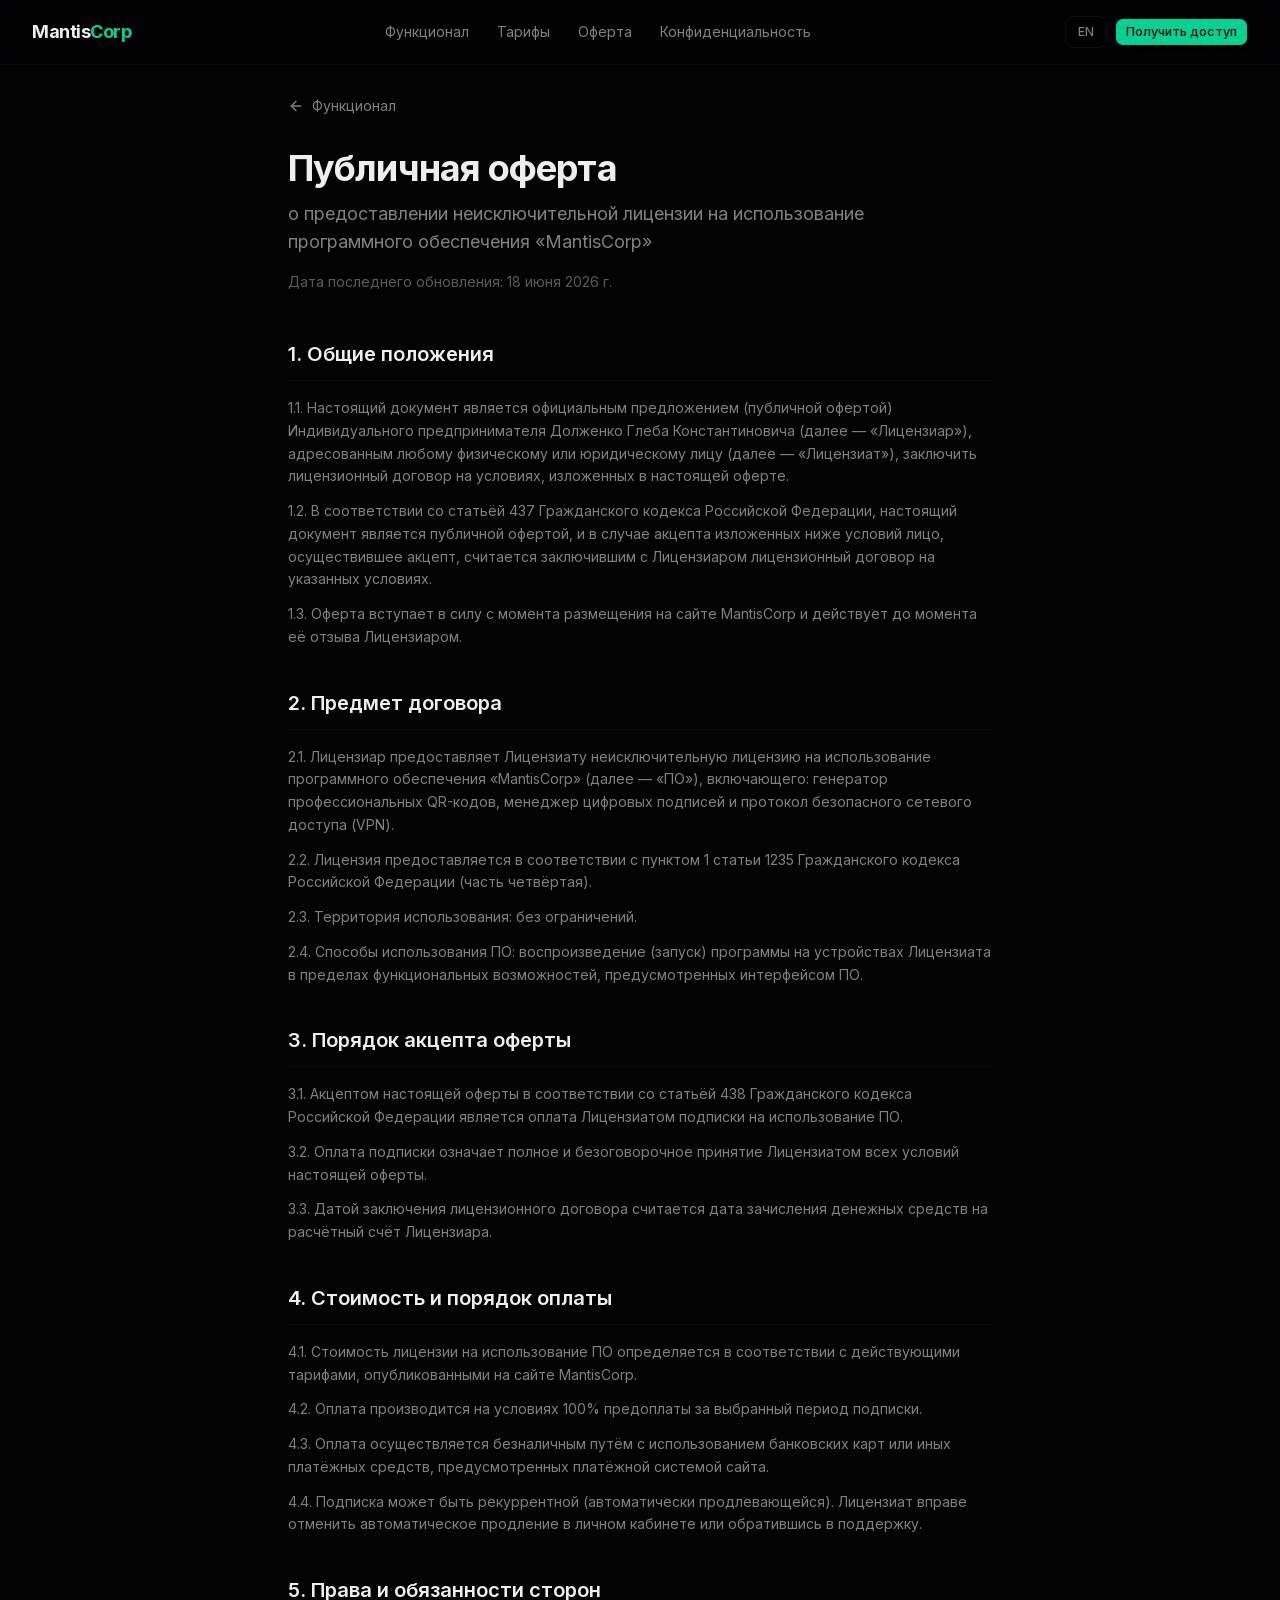
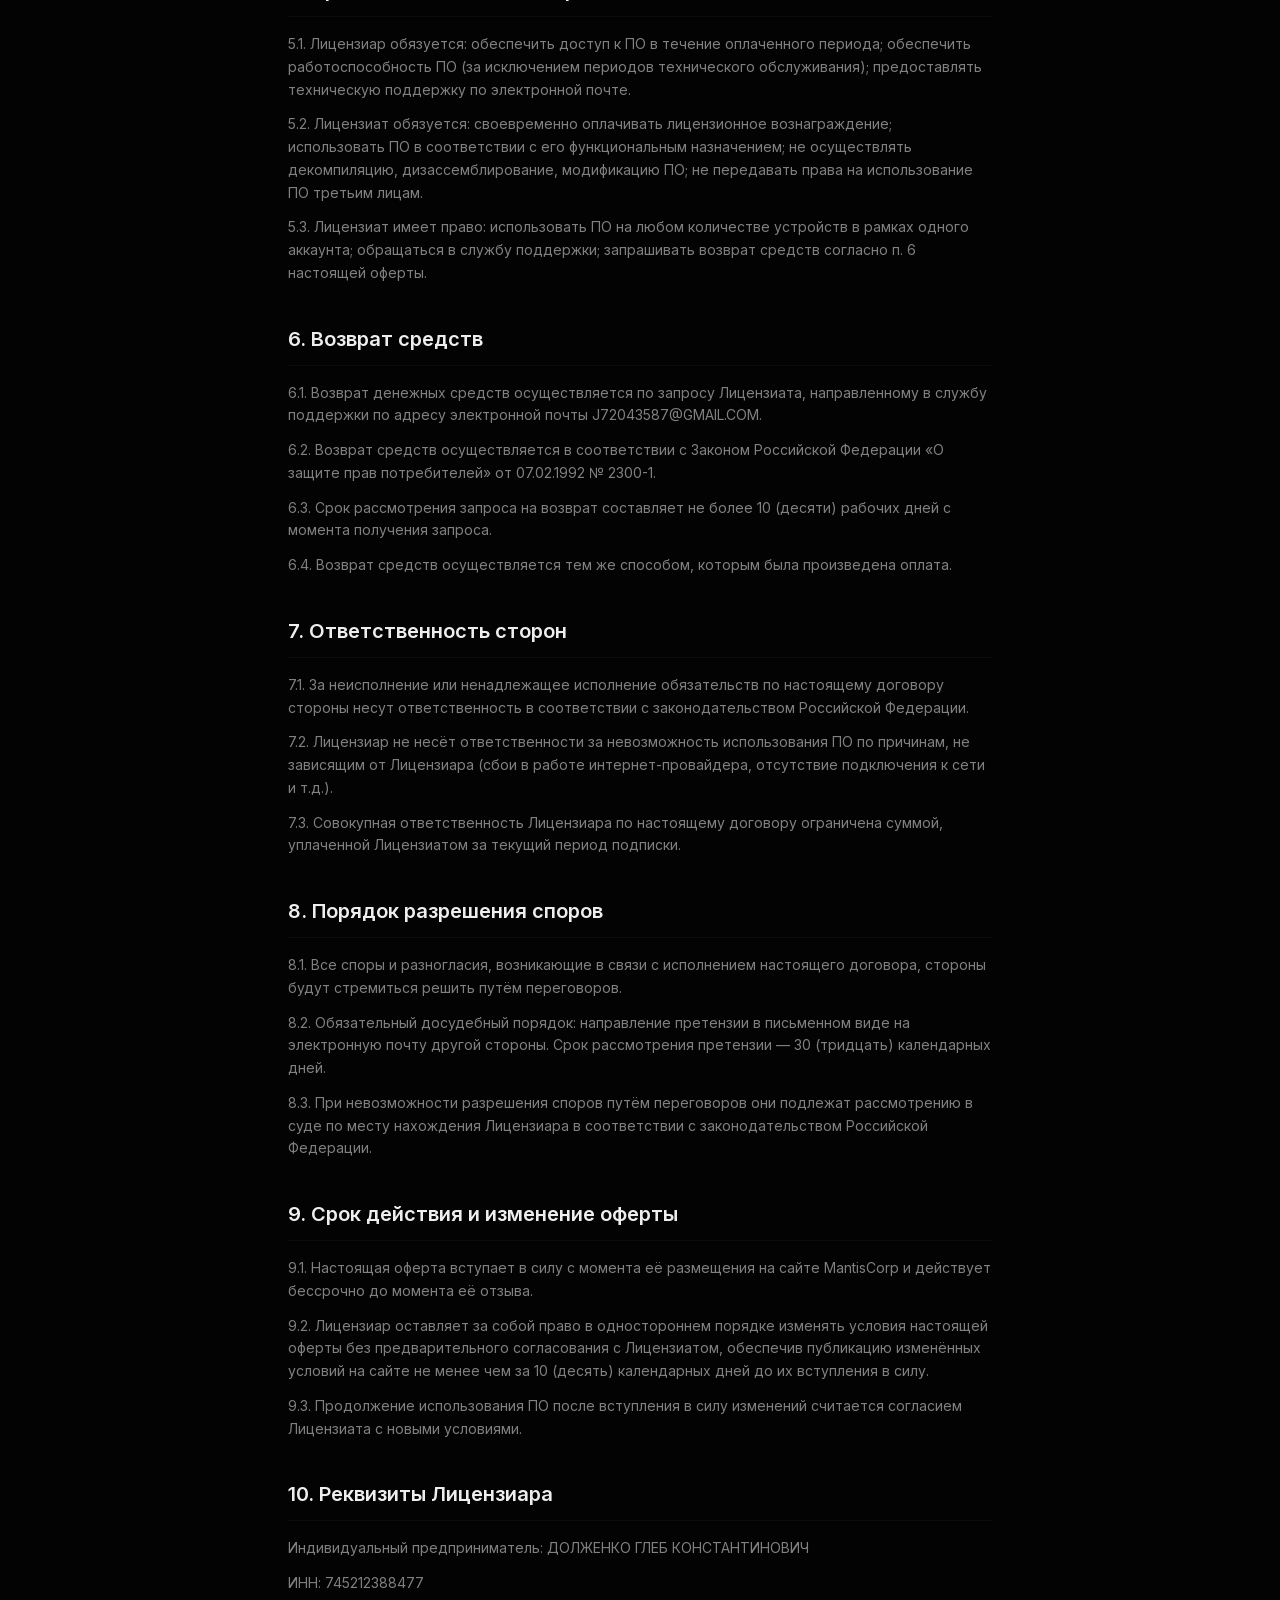
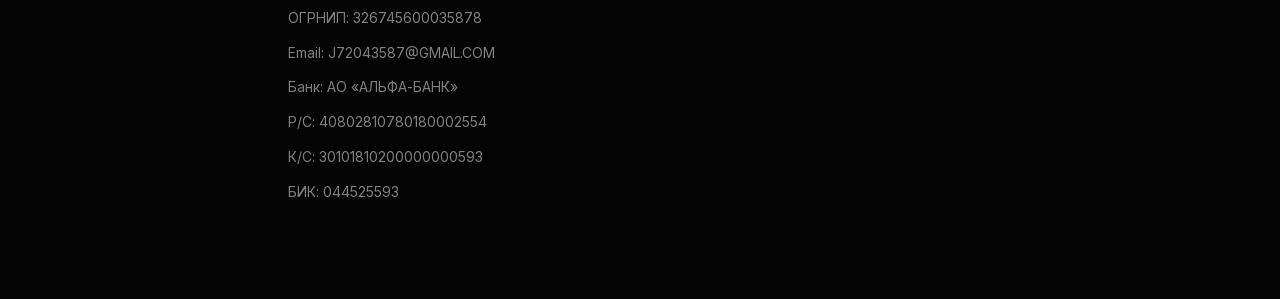
<file: dev/offer/index.html>
<!DOCTYPE html><html lang="ru" class="inter_9024c12c-module__2SQ2Oq__variable geist_mono_8d43a2aa-module__8Li5zG__variable dark h-full antialiased"><head><meta charSet="utf-8"/><meta name="viewport" content="width=device-width, initial-scale=1"/><link rel="preload" href="/dev/_next/static/media/797e433ab948586e-s.p.0r6juujl39pe6.woff2" as="font" crossorigin="" type="font/woff2"/><link rel="preload" href="/dev/_next/static/media/83afe278b6a6bb3c-s.p.2bn3s6zvc0dyp.woff2" as="font" crossorigin="" type="font/woff2"/><link rel="preload" href="/dev/_next/static/media/9c72aa0f40e4eef8-s.p.1y4-pdgsjb-pw.woff2" as="font" crossorigin="" type="font/woff2"/><link rel="stylesheet" href="/dev/_next/static/chunks/1fxnq_711rwd-.css" data-precedence="next"/><link rel="preload" as="script" fetchPriority="low" href="/dev/_next/static/chunks/3z5q_p4msz2ha.js"/><script src="/dev/_next/static/chunks/15orcrkp-_9ct.js" async=""></script><script src="/dev/_next/static/chunks/2nykiepra7i1k.js" async=""></script><script src="/dev/_next/static/chunks/25ntne-a9-chk.js" async=""></script><script src="/dev/_next/static/chunks/turbopack-3n-uz9kl4gbgi.js" async=""></script><script src="/dev/_next/static/chunks/10d0s-xpmxx40.js" async=""></script><script src="/dev/_next/static/chunks/3bogddd9y8v9l.js" async=""></script><script src="/dev/_next/static/chunks/14mrh2-p_w84d.js" async=""></script><script src="/dev/_next/static/chunks/18kc-ag6fx193.js" async=""></script><script src="/dev/_next/static/chunks/2dcqw0i-zeecq.js" async=""></script><meta name="next-size-adjust" content=""/><title>MantisCorp — Экосистема цифровых утилит</title><meta name="description" content="Профессиональные инструменты для бизнеса: генератор QR-кодов, менеджер цифровых подписей и защищённое VPN-соединение."/><meta property="og:title" content="MantisCorp — Экосистема цифровых утилит"/><meta property="og:description" content="Три инструмента в единой экосистеме: QR-коды, цифровые подписи и VPN."/><meta property="og:locale" content="ru_RU"/><meta property="og:type" content="website"/><meta name="twitter:card" content="summary"/><meta name="twitter:title" content="MantisCorp — Экосистема цифровых утилит"/><meta name="twitter:description" content="Три инструмента в единой экосистеме: QR-коды, цифровые подписи и VPN."/><link rel="icon" href="/dev/icon.svg?icon.3vuc0gk001-s3.svg" sizes="any" type="image/svg+xml"/><script src="/dev/_next/static/chunks/0cz1d0mv5g_q7.js" noModule=""></script></head><body class="min-h-full flex flex-col"><div hidden=""><!--$--><!--/$--></div><header class="fixed top-0 left-0 right-0 z-50 w-full border-b border-border/40 bg-background/80 backdrop-blur-xl supports-[backdrop-filter]:bg-background/60"><div class="mx-auto flex h-16 max-w-7xl items-center justify-between px-4 sm:px-6 lg:px-8"><a class="flex items-center gap-2 group" id="navbar-logo" href="/dev/"><span class="text-lg font-bold tracking-tight">Mantis<span class="text-primary">Corp</span></span></a><nav class="hidden md:flex items-center gap-1" id="navbar-desktop"><a href="#features" class="px-3 py-2 text-sm text-muted-foreground hover:text-foreground transition-colors rounded-md hover:bg-accent/50">Функционал</a><a href="#pricing" class="px-3 py-2 text-sm text-muted-foreground hover:text-foreground transition-colors rounded-md hover:bg-accent/50">Тарифы</a><a class="px-3 py-2 text-sm text-muted-foreground hover:text-foreground transition-colors rounded-md hover:bg-accent/50" href="/dev/offer/">Оферта</a><a class="px-3 py-2 text-sm text-muted-foreground hover:text-foreground transition-colors rounded-md hover:bg-accent/50" href="/dev/privacy/">Конфиденциальность</a></nav><div class="flex items-center gap-2"><button class="hidden sm:flex h-8 px-3 items-center justify-center rounded-md border border-border/60 text-xs font-medium text-muted-foreground hover:text-foreground hover:border-primary/40 transition-all" id="language-switcher">EN</button><button type="button" tabindex="0" data-slot="button" id="navbar-cta" class="group/button shrink-0 items-center justify-center border border-transparent bg-clip-padding font-medium whitespace-nowrap transition-all outline-none select-none focus-visible:border-ring focus-visible:ring-3 focus-visible:ring-ring/50 active:not-aria-[haspopup]:translate-y-px disabled:pointer-events-none disabled:opacity-50 aria-invalid:border-destructive aria-invalid:ring-3 aria-invalid:ring-destructive/20 dark:aria-invalid:border-destructive/50 dark:aria-invalid:ring-destructive/40 [&amp;_svg]:pointer-events-none [&amp;_svg]:shrink-0 h-7 gap-1 rounded-[min(var(--radius-md),12px)] px-2.5 text-[0.8rem] in-data-[slot=button-group]:rounded-lg has-data-[icon=inline-end]:pr-1.5 has-data-[icon=inline-start]:pl-1.5 [&amp;_svg:not([class*=&#x27;size-&#x27;])]:size-3.5 hidden sm:inline-flex bg-primary text-primary-foreground hover:bg-primary/90 shadow-sm">Получить доступ</button><button class="md:hidden p-2 text-muted-foreground hover:text-foreground" id="mobile-menu-toggle"><svg xmlns="http://www.w3.org/2000/svg" width="24" height="24" viewBox="0 0 24 24" fill="none" stroke="currentColor" stroke-width="2" stroke-linecap="round" stroke-linejoin="round" class="lucide lucide-menu h-5 w-5" aria-hidden="true"><path d="M4 5h16"></path><path d="M4 12h16"></path><path d="M4 19h16"></path></svg></button></div></div></header><main class="flex-1"><div class="py-16 sm:py-24" id="offer-page"><div class="mx-auto max-w-3xl px-4 sm:px-6 lg:px-8"><a class="inline-flex items-center gap-2 text-sm text-muted-foreground hover:text-foreground transition-colors mb-8" href="/dev/"><svg xmlns="http://www.w3.org/2000/svg" width="24" height="24" viewBox="0 0 24 24" fill="none" stroke="currentColor" stroke-width="2" stroke-linecap="round" stroke-linejoin="round" class="lucide lucide-arrow-left h-4 w-4" aria-hidden="true"><path d="m12 19-7-7 7-7"></path><path d="M19 12H5"></path></svg>Функционал</a><div class="mb-12"><h1 class="text-3xl sm:text-4xl font-bold tracking-tight mb-3">Публичная оферта</h1><p class="text-lg text-muted-foreground">о предоставлении неисключительной лицензии на использование программного обеспечения «MantisCorp»</p><p class="text-sm text-muted-foreground/70 mt-4">Дата последнего обновления: 18 июня 2026 г.</p></div><div class="space-y-10"><div class="space-y-4"><h2 class="text-xl font-semibold border-b border-border/40 pb-3">1. Общие положения</h2><div class="space-y-3"><p class="text-sm leading-relaxed text-muted-foreground">1.1. Настоящий документ является официальным предложением (публичной офертой) Индивидуального предпринимателя Долженко Глеба Константиновича (далее — «Лицензиар»), адресованным любому физическому или юридическому лицу (далее — «Лицензиат»), заключить лицензионный договор на условиях, изложенных в настоящей оферте.</p><p class="text-sm leading-relaxed text-muted-foreground">1.2. В соответствии со статьёй 437 Гражданского кодекса Российской Федерации, настоящий документ является публичной офертой, и в случае акцепта изложенных ниже условий лицо, осуществившее акцепт, считается заключившим с Лицензиаром лицензионный договор на указанных условиях.</p><p class="text-sm leading-relaxed text-muted-foreground">1.3. Оферта вступает в силу с момента размещения на сайте MantisCorp и действует до момента её отзыва Лицензиаром.</p></div></div><div class="space-y-4"><h2 class="text-xl font-semibold border-b border-border/40 pb-3">2. Предмет договора</h2><div class="space-y-3"><p class="text-sm leading-relaxed text-muted-foreground">2.1. Лицензиар предоставляет Лицензиату неисключительную лицензию на использование программного обеспечения «MantisCorp» (далее — «ПО»), включающего: генератор профессиональных QR-кодов, менеджер цифровых подписей и протокол безопасного сетевого доступа (VPN).</p><p class="text-sm leading-relaxed text-muted-foreground">2.2. Лицензия предоставляется в соответствии с пунктом 1 статьи 1235 Гражданского кодекса Российской Федерации (часть четвёртая).</p><p class="text-sm leading-relaxed text-muted-foreground">2.3. Территория использования: без ограничений.</p><p class="text-sm leading-relaxed text-muted-foreground">2.4. Способы использования ПО: воспроизведение (запуск) программы на устройствах Лицензиата в пределах функциональных возможностей, предусмотренных интерфейсом ПО.</p></div></div><div class="space-y-4"><h2 class="text-xl font-semibold border-b border-border/40 pb-3">3. Порядок акцепта оферты</h2><div class="space-y-3"><p class="text-sm leading-relaxed text-muted-foreground">3.1. Акцептом настоящей оферты в соответствии со статьёй 438 Гражданского кодекса Российской Федерации является оплата Лицензиатом подписки на использование ПО.</p><p class="text-sm leading-relaxed text-muted-foreground">3.2. Оплата подписки означает полное и безоговорочное принятие Лицензиатом всех условий настоящей оферты.</p><p class="text-sm leading-relaxed text-muted-foreground">3.3. Датой заключения лицензионного договора считается дата зачисления денежных средств на расчётный счёт Лицензиара.</p></div></div><div class="space-y-4"><h2 class="text-xl font-semibold border-b border-border/40 pb-3">4. Стоимость и порядок оплаты</h2><div class="space-y-3"><p class="text-sm leading-relaxed text-muted-foreground">4.1. Стоимость лицензии на использование ПО определяется в соответствии с действующими тарифами, опубликованными на сайте MantisCorp.</p><p class="text-sm leading-relaxed text-muted-foreground">4.2. Оплата производится на условиях 100% предоплаты за выбранный период подписки.</p><p class="text-sm leading-relaxed text-muted-foreground">4.3. Оплата осуществляется безналичным путём с использованием банковских карт или иных платёжных средств, предусмотренных платёжной системой сайта.</p><p class="text-sm leading-relaxed text-muted-foreground">4.4. Подписка может быть рекуррентной (автоматически продлевающейся). Лицензиат вправе отменить автоматическое продление в личном кабинете или обратившись в поддержку.</p></div></div><div class="space-y-4"><h2 class="text-xl font-semibold border-b border-border/40 pb-3">5. Права и обязанности сторон</h2><div class="space-y-3"><p class="text-sm leading-relaxed text-muted-foreground">5.1. Лицензиар обязуется: обеспечить доступ к ПО в течение оплаченного периода; обеспечить работоспособность ПО (за исключением периодов технического обслуживания); предоставлять техническую поддержку по электронной почте.</p><p class="text-sm leading-relaxed text-muted-foreground">5.2. Лицензиат обязуется: своевременно оплачивать лицензионное вознаграждение; использовать ПО в соответствии с его функциональным назначением; не осуществлять декомпиляцию, дизассемблирование, модификацию ПО; не передавать права на использование ПО третьим лицам.</p><p class="text-sm leading-relaxed text-muted-foreground">5.3. Лицензиат имеет право: использовать ПО на любом количестве устройств в рамках одного аккаунта; обращаться в службу поддержки; запрашивать возврат средств согласно п. 6 настоящей оферты.</p></div></div><div class="space-y-4"><h2 class="text-xl font-semibold border-b border-border/40 pb-3">6. Возврат средств</h2><div class="space-y-3"><p class="text-sm leading-relaxed text-muted-foreground">6.1. Возврат денежных средств осуществляется по запросу Лицензиата, направленному в службу поддержки по адресу электронной почты J72043587@GMAIL.COM.</p><p class="text-sm leading-relaxed text-muted-foreground">6.2. Возврат средств осуществляется в соответствии с Законом Российской Федерации «О защите прав потребителей» от 07.02.1992 № 2300-1.</p><p class="text-sm leading-relaxed text-muted-foreground">6.3. Срок рассмотрения запроса на возврат составляет не более 10 (десяти) рабочих дней с момента получения запроса.</p><p class="text-sm leading-relaxed text-muted-foreground">6.4. Возврат средств осуществляется тем же способом, которым была произведена оплата.</p></div></div><div class="space-y-4"><h2 class="text-xl font-semibold border-b border-border/40 pb-3">7. Ответственность сторон</h2><div class="space-y-3"><p class="text-sm leading-relaxed text-muted-foreground">7.1. За неисполнение или ненадлежащее исполнение обязательств по настоящему договору стороны несут ответственность в соответствии с законодательством Российской Федерации.</p><p class="text-sm leading-relaxed text-muted-foreground">7.2. Лицензиар не несёт ответственности за невозможность использования ПО по причинам, не зависящим от Лицензиара (сбои в работе интернет-провайдера, отсутствие подключения к сети и т.д.).</p><p class="text-sm leading-relaxed text-muted-foreground">7.3. Совокупная ответственность Лицензиара по настоящему договору ограничена суммой, уплаченной Лицензиатом за текущий период подписки.</p></div></div><div class="space-y-4"><h2 class="text-xl font-semibold border-b border-border/40 pb-3">8. Порядок разрешения споров</h2><div class="space-y-3"><p class="text-sm leading-relaxed text-muted-foreground">8.1. Все споры и разногласия, возникающие в связи с исполнением настоящего договора, стороны будут стремиться решить путём переговоров.</p><p class="text-sm leading-relaxed text-muted-foreground">8.2. Обязательный досудебный порядок: направление претензии в письменном виде на электронную почту другой стороны. Срок рассмотрения претензии — 30 (тридцать) календарных дней.</p><p class="text-sm leading-relaxed text-muted-foreground">8.3. При невозможности разрешения споров путём переговоров они подлежат рассмотрению в суде по месту нахождения Лицензиара в соответствии с законодательством Российской Федерации.</p></div></div><div class="space-y-4"><h2 class="text-xl font-semibold border-b border-border/40 pb-3">9. Срок действия и изменение оферты</h2><div class="space-y-3"><p class="text-sm leading-relaxed text-muted-foreground">9.1. Настоящая оферта вступает в силу с момента её размещения на сайте MantisCorp и действует бессрочно до момента её отзыва.</p><p class="text-sm leading-relaxed text-muted-foreground">9.2. Лицензиар оставляет за собой право в одностороннем порядке изменять условия настоящей оферты без предварительного согласования с Лицензиатом, обеспечив публикацию изменённых условий на сайте не менее чем за 10 (десять) календарных дней до их вступления в силу.</p><p class="text-sm leading-relaxed text-muted-foreground">9.3. Продолжение использования ПО после вступления в силу изменений считается согласием Лицензиата с новыми условиями.</p></div></div><div class="space-y-4"><h2 class="text-xl font-semibold border-b border-border/40 pb-3">10. Реквизиты Лицензиара</h2><div class="space-y-3"><p class="text-sm leading-relaxed text-muted-foreground">Индивидуальный предприниматель: ДОЛЖЕНКО ГЛЕБ КОНСТАНТИНОВИЧ</p><p class="text-sm leading-relaxed text-muted-foreground">ИНН: 745212388477</p><p class="text-sm leading-relaxed text-muted-foreground">ОГРНИП: 326745600035878</p><p class="text-sm leading-relaxed text-muted-foreground">Email: J72043587@GMAIL.COM</p><p class="text-sm leading-relaxed text-muted-foreground">Банк: АО «АЛЬФА-БАНК»</p><p class="text-sm leading-relaxed text-muted-foreground">Р/С: 40802810780180002554</p><p class="text-sm leading-relaxed text-muted-foreground">К/С: 30101810200000000593</p><p class="text-sm leading-relaxed text-muted-foreground">БИК: 044525593</p></div></div></div></div></div><!--$--><!--/$--></main><script src="/dev/_next/static/chunks/3z5q_p4msz2ha.js" id="_R_" async=""></script><script>(self.__next_f=self.__next_f||[]).push([0])</script><script>self.__next_f.push([1,"1:\"$Sreact.fragment\"\n2:I[43572,[\"/dev/_next/static/chunks/10d0s-xpmxx40.js\",\"/dev/_next/static/chunks/3bogddd9y8v9l.js\",\"/dev/_next/static/chunks/14mrh2-p_w84d.js\",\"/dev/_next/static/chunks/18kc-ag6fx193.js\"],\"LanguageProvider\"]\n3:I[2874,[\"/dev/_next/static/chunks/10d0s-xpmxx40.js\",\"/dev/_next/static/chunks/3bogddd9y8v9l.js\",\"/dev/_next/static/chunks/14mrh2-p_w84d.js\",\"/dev/_next/static/chunks/18kc-ag6fx193.js\"],\"Navbar\"]\n4:I[39756,[\"/dev/_next/static/chunks/10d0s-xpmxx40.js\",\"/dev/_next/static/chunks/3bogddd9y8v9l.js\",\"/dev/_next/static/chunks/14mrh2-p_w84d.js\",\"/dev/_next/static/chunks/18kc-ag6fx193.js\"],\"default\"]\n5:I[37457,[\"/dev/_next/static/chunks/10d0s-xpmxx40.js\",\"/dev/_next/static/chunks/3bogddd9y8v9l.js\",\"/dev/_next/static/chunks/14mrh2-p_w84d.js\",\"/dev/_next/static/chunks/18kc-ag6fx193.js\"],\"default\"]\n6:I[35538,[\"/dev/_next/static/chunks/10d0s-xpmxx40.js\",\"/dev/_next/static/chunks/3bogddd9y8v9l.js\",\"/dev/_next/static/chunks/14mrh2-p_w84d.js\",\"/dev/_next/static/chunks/18kc-ag6fx193.js\"],\"CookieConsent\"]\n7:I[47257,[\"/dev/_next/static/chunks/10d0s-xpmxx40.js\",\"/dev/_next/static/chunks/3bogddd9y8v9l.js\",\"/dev/_next/static/chunks/14mrh2-p_w84d.js\",\"/dev/_next/static/chunks/18kc-ag6fx193.js\"],\"ClientPageRoot\"]\n8:I[7830,[\"/dev/_next/static/chunks/10d0s-xpmxx40.js\",\"/dev/_next/static/chunks/3bogddd9y8v9l.js\",\"/dev/_next/static/chunks/14mrh2-p_w84d.js\",\"/dev/_next/static/chunks/18kc-ag6fx193.js\",\"/dev/_next/static/chunks/2dcqw0i-zeecq.js\"],\"default\"]\nb:I[97367,[\"/dev/_next/static/chunks/10d0s-xpmxx40.js\",\"/dev/_next/static/chunks/3bogddd9y8v9l.js\",\"/dev/_next/static/chunks/14mrh2-p_w84d.js\",\"/dev/_next/static/chunks/18kc-ag6fx193.js\"],\"OutletBoundary\"]\nc:\"$Sreact.suspense\"\nf:I[97367,[\"/dev/_next/static/chunks/10d0s-xpmxx40.js\",\"/dev/_next/static/chunks/3bogddd9y8v9l.js\",\"/dev/_next/static/chunks/14mrh2-p_w84d.js\",\"/dev/_next/static/chunks/18kc-ag6fx193.js\"],\"ViewportBoundary\"]\n11:I[97367,[\"/dev/_next/static/chunks/10d0s-xpmxx40.js\",\"/dev/_next/static/chunks/3bogddd9y8v9l.js\",\"/dev/_next/static/chunks/14mrh2-p_w84d.js\",\"/dev/_next/static/chunks/18kc-ag6fx193.js\"],\"MetadataBoundary\"]\n13:I[68027,[\"/dev/_next/static/chunks/10d0s-xpmxx40.js\",\"/dev/_next/static/chunks/3bogddd9y8v9l.js\",\"/dev/_next/static/chunks/14mrh2-p_w84d.js\",\"/dev/_next/static/chunks/18kc-ag6fx193.js\"],\"default\",1]\n:HL[\"/dev/_next/static/chunks/1fxnq_711rwd-.css\",\"style\"]\n:HL[\"/dev/_next/static/media/797e433ab948586e-s.p.0r6juujl39pe6.woff2\",\"font\",{\"crossOrigin\":\"\",\"type\":\"font/woff2\"}]\n:HL[\"/dev/_next/static/media/83afe278b6a6bb3c-s.p.2bn3s6zvc0dyp.woff2\",\"font\",{\"crossOrigin\":\"\",\"type\":\"font/woff2\"}]\n:HL[\"/dev/_next/static/media/9c72aa0f40e4eef8-s.p.1y4-pdgsjb-pw.woff2\",\"font\",{\"crossOrigin\":\"\",\"type\":\"font/woff2\"}]\n"])</script><script>self.__next_f.push([1,"0:{\"P\":null,\"c\":[\"\",\"offer\",\"\"],\"q\":\"\",\"i\":false,\"f\":[[[\"\",{\"children\":[\"offer\",{\"children\":[\"__PAGE__\",{}]}]},\"$undefined\",\"$undefined\",16],[[\"$\",\"$1\",\"c\",{\"children\":[[[\"$\",\"link\",\"0\",{\"rel\":\"stylesheet\",\"href\":\"/dev/_next/static/chunks/1fxnq_711rwd-.css\",\"precedence\":\"next\",\"crossOrigin\":\"$undefined\",\"nonce\":\"$undefined\"}],[\"$\",\"script\",\"script-0\",{\"src\":\"/dev/_next/static/chunks/10d0s-xpmxx40.js\",\"async\":true,\"nonce\":\"$undefined\"}],[\"$\",\"script\",\"script-1\",{\"src\":\"/dev/_next/static/chunks/3bogddd9y8v9l.js\",\"async\":true,\"nonce\":\"$undefined\"}],[\"$\",\"script\",\"script-2\",{\"src\":\"/dev/_next/static/chunks/14mrh2-p_w84d.js\",\"async\":true,\"nonce\":\"$undefined\"}],[\"$\",\"script\",\"script-3\",{\"src\":\"/dev/_next/static/chunks/18kc-ag6fx193.js\",\"async\":true,\"nonce\":\"$undefined\"}]],[\"$\",\"html\",null,{\"lang\":\"ru\",\"className\":\"inter_9024c12c-module__2SQ2Oq__variable geist_mono_8d43a2aa-module__8Li5zG__variable dark h-full antialiased\",\"children\":[\"$\",\"body\",null,{\"className\":\"min-h-full flex flex-col\",\"children\":[\"$\",\"$L2\",null,{\"children\":[[\"$\",\"$L3\",null,{}],[\"$\",\"main\",null,{\"className\":\"flex-1\",\"children\":[\"$\",\"$L4\",null,{\"parallelRouterKey\":\"children\",\"error\":\"$undefined\",\"errorStyles\":\"$undefined\",\"errorScripts\":\"$undefined\",\"template\":[\"$\",\"$L5\",null,{}],\"templateStyles\":\"$undefined\",\"templateScripts\":\"$undefined\",\"notFound\":[[[\"$\",\"title\",null,{\"children\":\"404: This page could not be found.\"}],[\"$\",\"div\",null,{\"style\":{\"fontFamily\":\"system-ui,\\\"Segoe UI\\\",Roboto,Helvetica,Arial,sans-serif,\\\"Apple Color Emoji\\\",\\\"Segoe UI Emoji\\\"\",\"height\":\"100vh\",\"textAlign\":\"center\",\"display\":\"flex\",\"flexDirection\":\"column\",\"alignItems\":\"center\",\"justifyContent\":\"center\"},\"children\":[\"$\",\"div\",null,{\"children\":[[\"$\",\"style\",null,{\"dangerouslySetInnerHTML\":{\"__html\":\"body{color:#000;background:#fff;margin:0}.next-error-h1{border-right:1px solid rgba(0,0,0,.3)}@media (prefers-color-scheme:dark){body{color:#fff;background:#000}.next-error-h1{border-right:1px solid rgba(255,255,255,.3)}}\"}}],[\"$\",\"h1\",null,{\"className\":\"next-error-h1\",\"style\":{\"display\":\"inline-block\",\"margin\":\"0 20px 0 0\",\"padding\":\"0 23px 0 0\",\"fontSize\":24,\"fontWeight\":500,\"verticalAlign\":\"top\",\"lineHeight\":\"49px\"},\"children\":404}],[\"$\",\"div\",null,{\"style\":{\"display\":\"inline-block\"},\"children\":[\"$\",\"h2\",null,{\"style\":{\"fontSize\":14,\"fontWeight\":400,\"lineHeight\":\"49px\",\"margin\":0},\"children\":\"This page could not be found.\"}]}]]}]}]],[]],\"forbidden\":\"$undefined\",\"unauthorized\":\"$undefined\"}]}],[\"$\",\"$L6\",null,{}]]}]}]}]]}],{\"children\":[[\"$\",\"$1\",\"c\",{\"children\":[null,[\"$\",\"$L4\",null,{\"parallelRouterKey\":\"children\",\"error\":\"$undefined\",\"errorStyles\":\"$undefined\",\"errorScripts\":\"$undefined\",\"template\":[\"$\",\"$L5\",null,{}],\"templateStyles\":\"$undefined\",\"templateScripts\":\"$undefined\",\"notFound\":\"$undefined\",\"forbidden\":\"$undefined\",\"unauthorized\":\"$undefined\"}]]}],{\"children\":[[\"$\",\"$1\",\"c\",{\"children\":[[\"$\",\"$L7\",null,{\"Component\":\"$8\",\"serverProvidedParams\":{\"searchParams\":{},\"params\":{},\"promises\":[\"$@9\",\"$@a\"]}}],[[\"$\",\"script\",\"script-0\",{\"src\":\"/dev/_next/static/chunks/2dcqw0i-zeecq.js\",\"async\":true,\"nonce\":\"$undefined\"}]],[\"$\",\"$Lb\",null,{\"children\":[\"$\",\"$c\",null,{\"name\":\"Next.MetadataOutlet\",\"children\":\"$@d\"}]}]]}],{},null,false,null]},null,false,\"$@e\"]},null,false,null],[\"$\",\"$1\",\"h\",{\"children\":[null,[\"$\",\"$Lf\",null,{\"children\":\"$L10\"}],[\"$\",\"div\",null,{\"hidden\":true,\"children\":[\"$\",\"$L11\",null,{\"children\":[\"$\",\"$c\",null,{\"name\":\"Next.Metadata\",\"children\":\"$L12\"}]}]}],[\"$\",\"meta\",null,{\"name\":\"next-size-adjust\",\"content\":\"\"}]]}],false]],\"m\":\"$undefined\",\"G\":[\"$13\",[[\"$\",\"link\",\"0\",{\"rel\":\"stylesheet\",\"href\":\"/dev/_next/static/chunks/1fxnq_711rwd-.css\",\"precedence\":\"next\",\"crossOrigin\":\"$undefined\",\"nonce\":\"$undefined\"}]]],\"S\":true,\"h\":null,\"s\":\"$undefined\",\"l\":\"$undefined\",\"p\":\"$undefined\",\"d\":\"$undefined\",\"b\":\"lULrVidx5p76Oi1Qmo29k\"}\n"])</script><script>self.__next_f.push([1,"14:[]\ne:\"$W14\"\n9:{}\na:\"$0:f:0:1:1:children:1:children:0:props:children:0:props:serverProvidedParams:params\"\n"])</script><script>self.__next_f.push([1,"10:[[\"$\",\"meta\",\"0\",{\"charSet\":\"utf-8\"}],[\"$\",\"meta\",\"1\",{\"name\":\"viewport\",\"content\":\"width=device-width, initial-scale=1\"}]]\n"])</script><script>self.__next_f.push([1,"15:I[27201,[\"/dev/_next/static/chunks/10d0s-xpmxx40.js\",\"/dev/_next/static/chunks/3bogddd9y8v9l.js\",\"/dev/_next/static/chunks/14mrh2-p_w84d.js\",\"/dev/_next/static/chunks/18kc-ag6fx193.js\"],\"IconMark\"]\nd:null\n12:[[\"$\",\"title\",\"0\",{\"children\":\"MantisCorp — Экосистема цифровых утилит\"}],[\"$\",\"meta\",\"1\",{\"name\":\"description\",\"content\":\"Профессиональные инструменты для бизнеса: генератор QR-кодов, менеджер цифровых подписей и защищённое VPN-соединение.\"}],[\"$\",\"meta\",\"2\",{\"property\":\"og:title\",\"content\":\"MantisCorp — Экосистема цифровых утилит\"}],[\"$\",\"meta\",\"3\",{\"property\":\"og:description\",\"content\":\"Три инструмента в единой экосистеме: QR-коды, цифровые подписи и VPN.\"}],[\"$\",\"meta\",\"4\",{\"property\":\"og:locale\",\"content\":\"ru_RU\"}],[\"$\",\"meta\",\"5\",{\"property\":\"og:type\",\"content\":\"website\"}],[\"$\",\"meta\",\"6\",{\"name\":\"twitter:card\",\"content\":\"summary\"}],[\"$\",\"meta\",\"7\",{\"name\":\"twitter:title\",\"content\":\"MantisCorp — Экосистема цифровых утилит\"}],[\"$\",\"meta\",\"8\",{\"name\":\"twitter:description\",\"content\":\"Три инструмента в единой экосистеме: QR-коды, цифровые подписи и VPN.\"}],[\"$\",\"link\",\"9\",{\"rel\":\"icon\",\"href\":\"/dev/icon.svg?icon.3vuc0gk001-s3.svg\",\"sizes\":\"any\",\"type\":\"image/svg+xml\"}],[\"$\",\"$L15\",\"10\",{}]]\n"])</script></body></html>
</file>
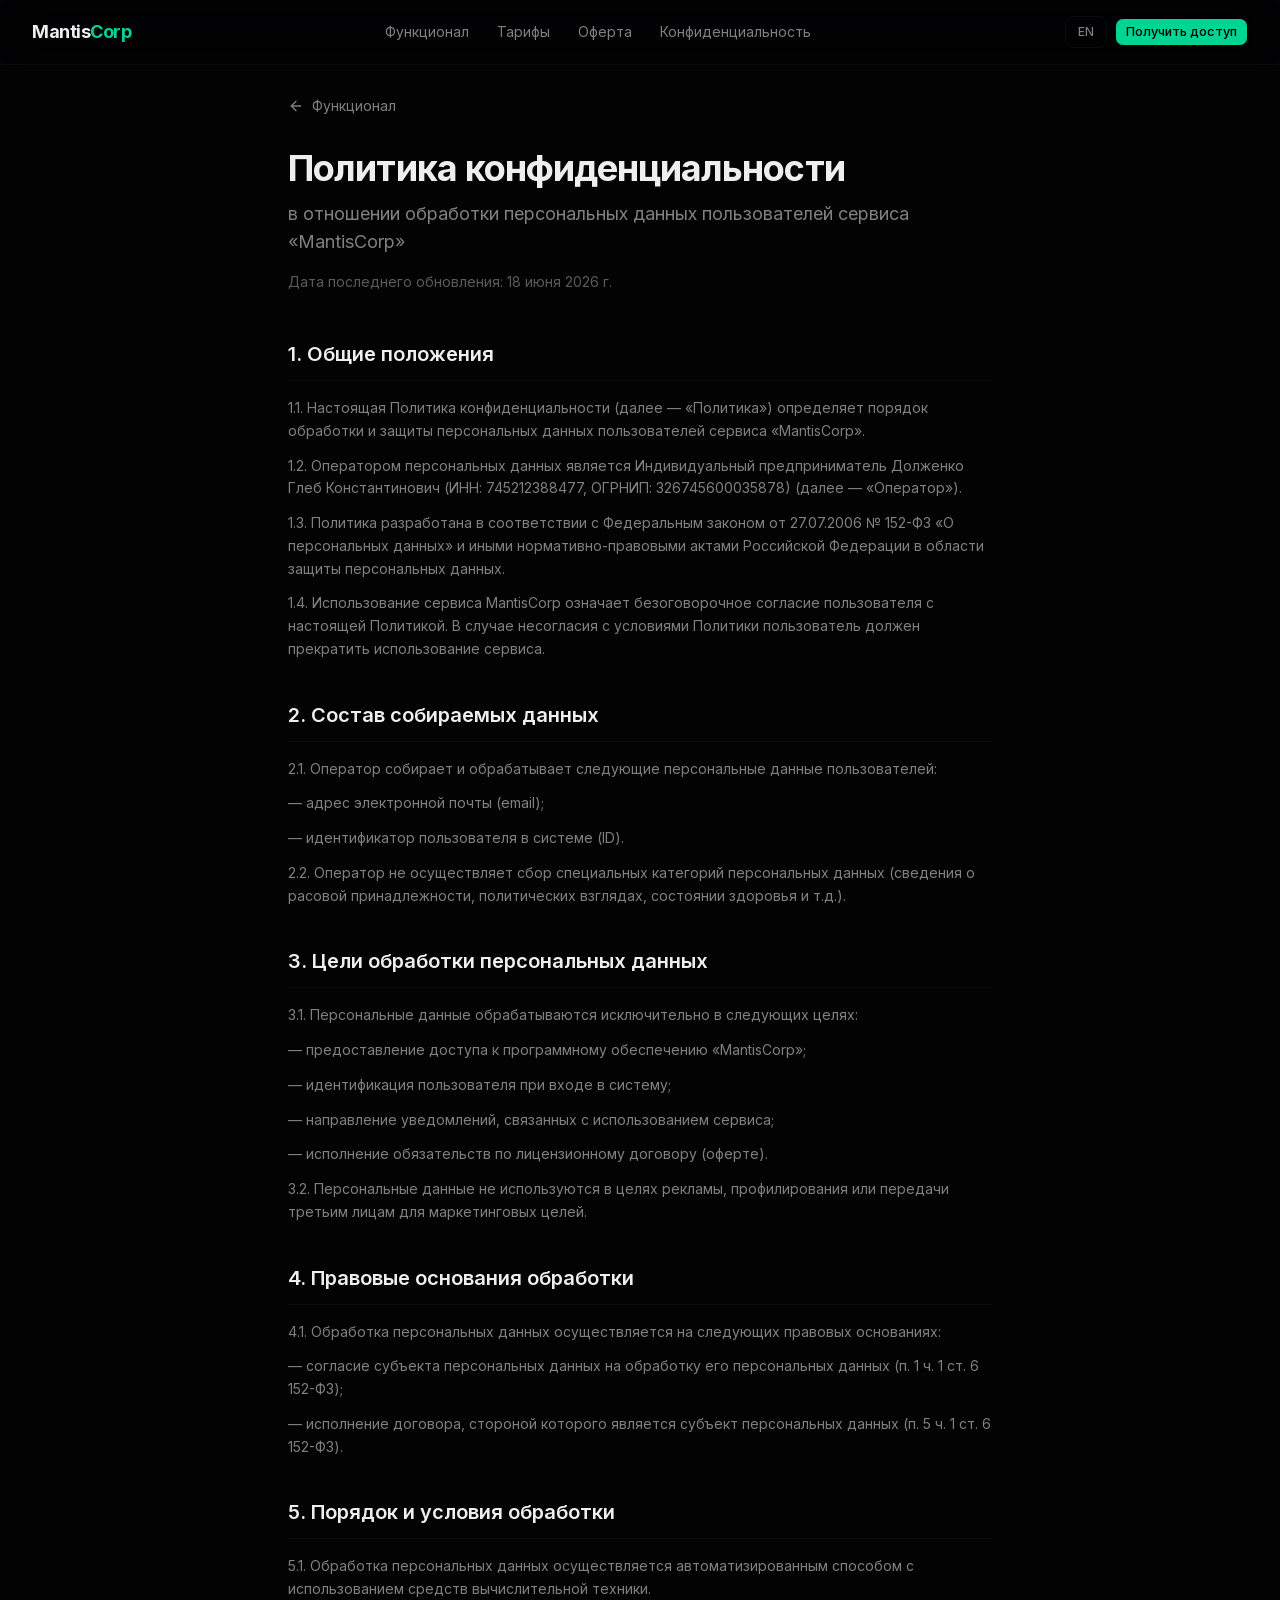
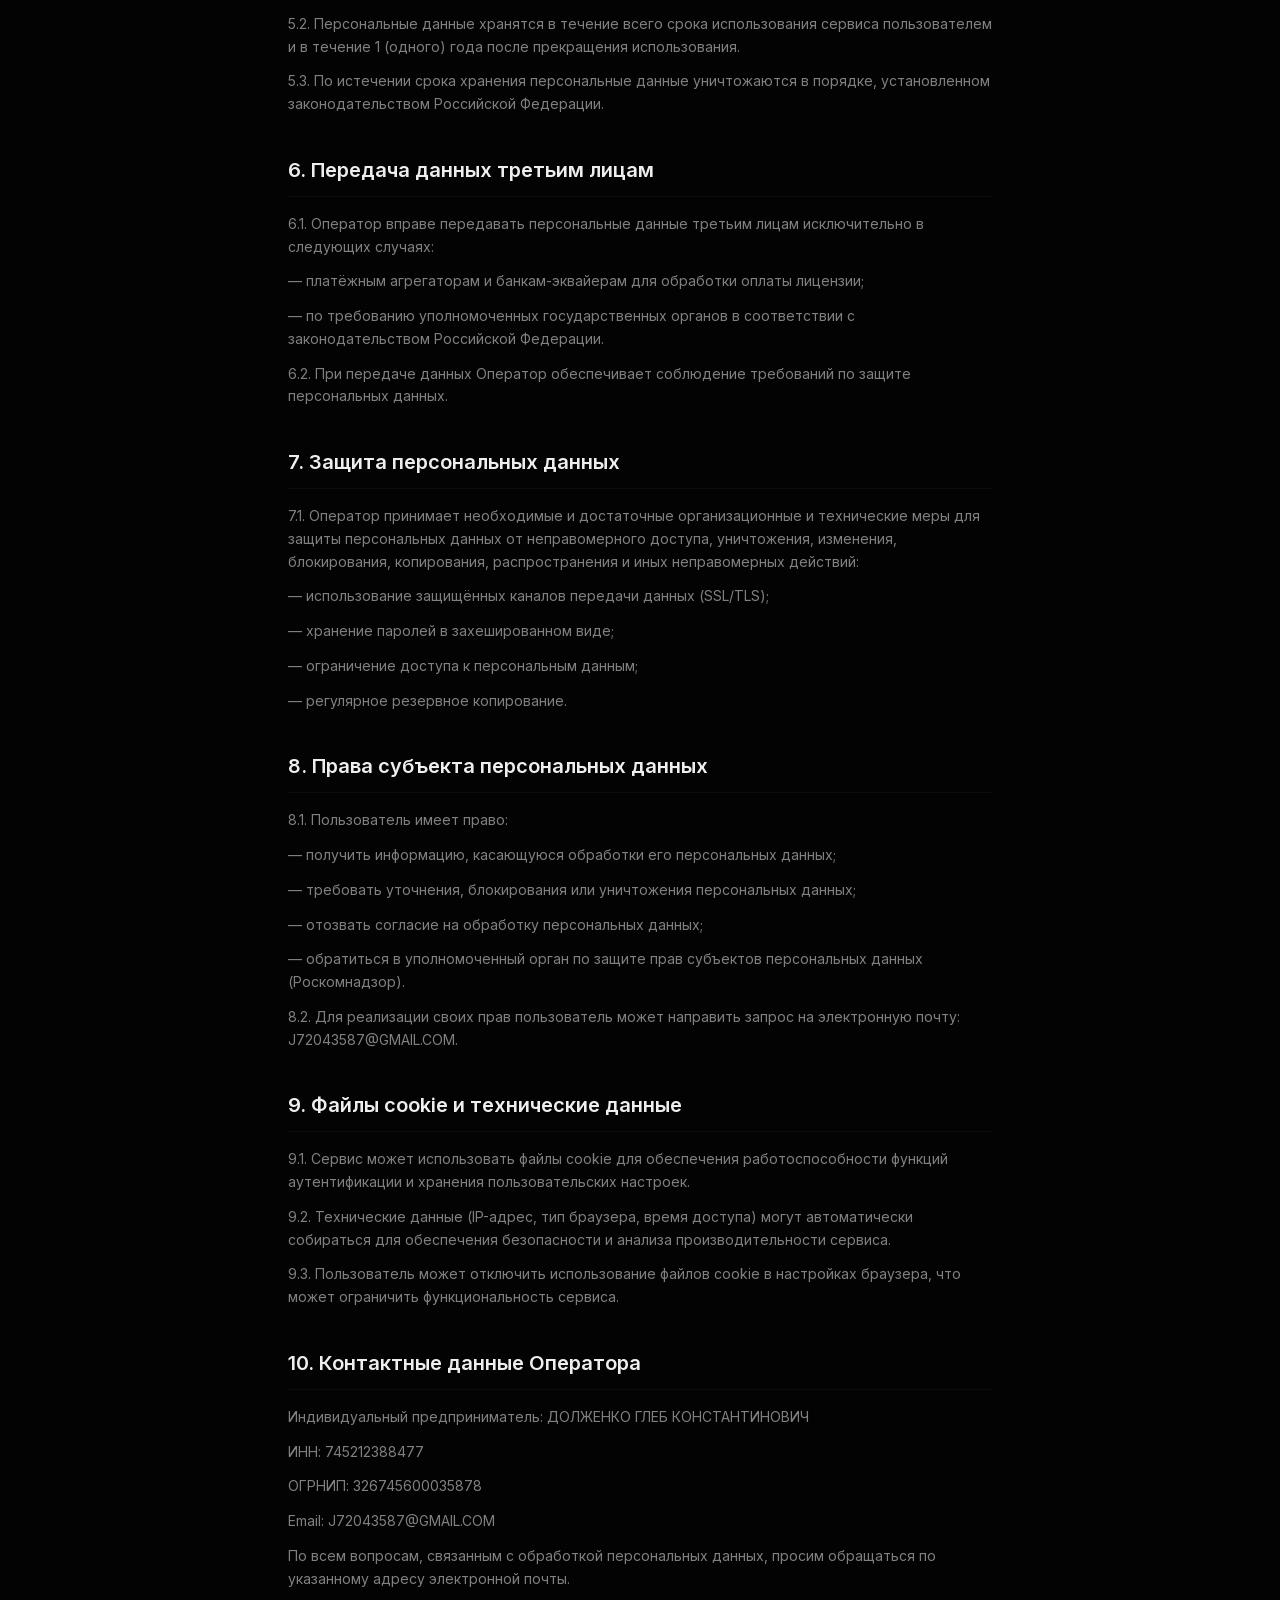
<file: dev/privacy/index.html>
<!DOCTYPE html><html lang="ru" class="inter_9024c12c-module__2SQ2Oq__variable geist_mono_8d43a2aa-module__8Li5zG__variable dark h-full antialiased"><head><meta charSet="utf-8"/><meta name="viewport" content="width=device-width, initial-scale=1"/><link rel="preload" href="/dev/_next/static/media/797e433ab948586e-s.p.0r6juujl39pe6.woff2" as="font" crossorigin="" type="font/woff2"/><link rel="preload" href="/dev/_next/static/media/83afe278b6a6bb3c-s.p.2bn3s6zvc0dyp.woff2" as="font" crossorigin="" type="font/woff2"/><link rel="preload" href="/dev/_next/static/media/9c72aa0f40e4eef8-s.p.1y4-pdgsjb-pw.woff2" as="font" crossorigin="" type="font/woff2"/><link rel="stylesheet" href="/dev/_next/static/chunks/1fxnq_711rwd-.css" data-precedence="next"/><link rel="preload" as="script" fetchPriority="low" href="/dev/_next/static/chunks/3z5q_p4msz2ha.js"/><script src="/dev/_next/static/chunks/15orcrkp-_9ct.js" async=""></script><script src="/dev/_next/static/chunks/2nykiepra7i1k.js" async=""></script><script src="/dev/_next/static/chunks/25ntne-a9-chk.js" async=""></script><script src="/dev/_next/static/chunks/turbopack-3n-uz9kl4gbgi.js" async=""></script><script src="/dev/_next/static/chunks/10d0s-xpmxx40.js" async=""></script><script src="/dev/_next/static/chunks/3bogddd9y8v9l.js" async=""></script><script src="/dev/_next/static/chunks/14mrh2-p_w84d.js" async=""></script><script src="/dev/_next/static/chunks/18kc-ag6fx193.js" async=""></script><script src="/dev/_next/static/chunks/25-hsbrj9jqhw.js" async=""></script><meta name="next-size-adjust" content=""/><title>MantisCorp — Экосистема цифровых утилит</title><meta name="description" content="Профессиональные инструменты для бизнеса: генератор QR-кодов, менеджер цифровых подписей и защищённое VPN-соединение."/><meta property="og:title" content="MantisCorp — Экосистема цифровых утилит"/><meta property="og:description" content="Три инструмента в единой экосистеме: QR-коды, цифровые подписи и VPN."/><meta property="og:locale" content="ru_RU"/><meta property="og:type" content="website"/><meta name="twitter:card" content="summary"/><meta name="twitter:title" content="MantisCorp — Экосистема цифровых утилит"/><meta name="twitter:description" content="Три инструмента в единой экосистеме: QR-коды, цифровые подписи и VPN."/><link rel="icon" href="/dev/icon.svg?icon.3vuc0gk001-s3.svg" sizes="any" type="image/svg+xml"/><script src="/dev/_next/static/chunks/0cz1d0mv5g_q7.js" noModule=""></script></head><body class="min-h-full flex flex-col"><div hidden=""><!--$--><!--/$--></div><header class="fixed top-0 left-0 right-0 z-50 w-full border-b border-border/40 bg-background/80 backdrop-blur-xl supports-[backdrop-filter]:bg-background/60"><div class="mx-auto flex h-16 max-w-7xl items-center justify-between px-4 sm:px-6 lg:px-8"><a class="flex items-center gap-2 group" id="navbar-logo" href="/dev/"><span class="text-lg font-bold tracking-tight">Mantis<span class="text-primary">Corp</span></span></a><nav class="hidden md:flex items-center gap-1" id="navbar-desktop"><a href="#features" class="px-3 py-2 text-sm text-muted-foreground hover:text-foreground transition-colors rounded-md hover:bg-accent/50">Функционал</a><a href="#pricing" class="px-3 py-2 text-sm text-muted-foreground hover:text-foreground transition-colors rounded-md hover:bg-accent/50">Тарифы</a><a class="px-3 py-2 text-sm text-muted-foreground hover:text-foreground transition-colors rounded-md hover:bg-accent/50" href="/dev/offer/">Оферта</a><a class="px-3 py-2 text-sm text-muted-foreground hover:text-foreground transition-colors rounded-md hover:bg-accent/50" href="/dev/privacy/">Конфиденциальность</a></nav><div class="flex items-center gap-2"><button class="hidden sm:flex h-8 px-3 items-center justify-center rounded-md border border-border/60 text-xs font-medium text-muted-foreground hover:text-foreground hover:border-primary/40 transition-all" id="language-switcher">EN</button><button type="button" tabindex="0" data-slot="button" id="navbar-cta" class="group/button shrink-0 items-center justify-center border border-transparent bg-clip-padding font-medium whitespace-nowrap transition-all outline-none select-none focus-visible:border-ring focus-visible:ring-3 focus-visible:ring-ring/50 active:not-aria-[haspopup]:translate-y-px disabled:pointer-events-none disabled:opacity-50 aria-invalid:border-destructive aria-invalid:ring-3 aria-invalid:ring-destructive/20 dark:aria-invalid:border-destructive/50 dark:aria-invalid:ring-destructive/40 [&amp;_svg]:pointer-events-none [&amp;_svg]:shrink-0 h-7 gap-1 rounded-[min(var(--radius-md),12px)] px-2.5 text-[0.8rem] in-data-[slot=button-group]:rounded-lg has-data-[icon=inline-end]:pr-1.5 has-data-[icon=inline-start]:pl-1.5 [&amp;_svg:not([class*=&#x27;size-&#x27;])]:size-3.5 hidden sm:inline-flex bg-primary text-primary-foreground hover:bg-primary/90 shadow-sm">Получить доступ</button><button class="md:hidden p-2 text-muted-foreground hover:text-foreground" id="mobile-menu-toggle"><svg xmlns="http://www.w3.org/2000/svg" width="24" height="24" viewBox="0 0 24 24" fill="none" stroke="currentColor" stroke-width="2" stroke-linecap="round" stroke-linejoin="round" class="lucide lucide-menu h-5 w-5" aria-hidden="true"><path d="M4 5h16"></path><path d="M4 12h16"></path><path d="M4 19h16"></path></svg></button></div></div></header><main class="flex-1"><div class="py-16 sm:py-24" id="privacy-page"><div class="mx-auto max-w-3xl px-4 sm:px-6 lg:px-8"><a class="inline-flex items-center gap-2 text-sm text-muted-foreground hover:text-foreground transition-colors mb-8" href="/dev/"><svg xmlns="http://www.w3.org/2000/svg" width="24" height="24" viewBox="0 0 24 24" fill="none" stroke="currentColor" stroke-width="2" stroke-linecap="round" stroke-linejoin="round" class="lucide lucide-arrow-left h-4 w-4" aria-hidden="true"><path d="m12 19-7-7 7-7"></path><path d="M19 12H5"></path></svg>Функционал</a><div class="mb-12"><h1 class="text-3xl sm:text-4xl font-bold tracking-tight mb-3">Политика конфиденциальности</h1><p class="text-lg text-muted-foreground">в отношении обработки персональных данных пользователей сервиса «MantisCorp»</p><p class="text-sm text-muted-foreground/70 mt-4">Дата последнего обновления: 18 июня 2026 г.</p></div><div class="space-y-10"><div class="space-y-4"><h2 class="text-xl font-semibold border-b border-border/40 pb-3">1. Общие положения</h2><div class="space-y-3"><p class="text-sm leading-relaxed text-muted-foreground">1.1. Настоящая Политика конфиденциальности (далее — «Политика») определяет порядок обработки и защиты персональных данных пользователей сервиса «MantisCorp».</p><p class="text-sm leading-relaxed text-muted-foreground">1.2. Оператором персональных данных является Индивидуальный предприниматель Долженко Глеб Константинович (ИНН: 745212388477, ОГРНИП: 326745600035878) (далее — «Оператор»).</p><p class="text-sm leading-relaxed text-muted-foreground">1.3. Политика разработана в соответствии с Федеральным законом от 27.07.2006 № 152-ФЗ «О персональных данных» и иными нормативно-правовыми актами Российской Федерации в области защиты персональных данных.</p><p class="text-sm leading-relaxed text-muted-foreground">1.4. Использование сервиса MantisCorp означает безоговорочное согласие пользователя с настоящей Политикой. В случае несогласия с условиями Политики пользователь должен прекратить использование сервиса.</p></div></div><div class="space-y-4"><h2 class="text-xl font-semibold border-b border-border/40 pb-3">2. Состав собираемых данных</h2><div class="space-y-3"><p class="text-sm leading-relaxed text-muted-foreground">2.1. Оператор собирает и обрабатывает следующие персональные данные пользователей:</p><p class="text-sm leading-relaxed text-muted-foreground">— адрес электронной почты (email);</p><p class="text-sm leading-relaxed text-muted-foreground">— идентификатор пользователя в системе (ID).</p><p class="text-sm leading-relaxed text-muted-foreground">2.2. Оператор не осуществляет сбор специальных категорий персональных данных (сведения о расовой принадлежности, политических взглядах, состоянии здоровья и т.д.).</p></div></div><div class="space-y-4"><h2 class="text-xl font-semibold border-b border-border/40 pb-3">3. Цели обработки персональных данных</h2><div class="space-y-3"><p class="text-sm leading-relaxed text-muted-foreground">3.1. Персональные данные обрабатываются исключительно в следующих целях:</p><p class="text-sm leading-relaxed text-muted-foreground">— предоставление доступа к программному обеспечению «MantisCorp»;</p><p class="text-sm leading-relaxed text-muted-foreground">— идентификация пользователя при входе в систему;</p><p class="text-sm leading-relaxed text-muted-foreground">— направление уведомлений, связанных с использованием сервиса;</p><p class="text-sm leading-relaxed text-muted-foreground">— исполнение обязательств по лицензионному договору (оферте).</p><p class="text-sm leading-relaxed text-muted-foreground">3.2. Персональные данные не используются в целях рекламы, профилирования или передачи третьим лицам для маркетинговых целей.</p></div></div><div class="space-y-4"><h2 class="text-xl font-semibold border-b border-border/40 pb-3">4. Правовые основания обработки</h2><div class="space-y-3"><p class="text-sm leading-relaxed text-muted-foreground">4.1. Обработка персональных данных осуществляется на следующих правовых основаниях:</p><p class="text-sm leading-relaxed text-muted-foreground">— согласие субъекта персональных данных на обработку его персональных данных (п. 1 ч. 1 ст. 6 152-ФЗ);</p><p class="text-sm leading-relaxed text-muted-foreground">— исполнение договора, стороной которого является субъект персональных данных (п. 5 ч. 1 ст. 6 152-ФЗ).</p></div></div><div class="space-y-4"><h2 class="text-xl font-semibold border-b border-border/40 pb-3">5. Порядок и условия обработки</h2><div class="space-y-3"><p class="text-sm leading-relaxed text-muted-foreground">5.1. Обработка персональных данных осуществляется автоматизированным способом с использованием средств вычислительной техники.</p><p class="text-sm leading-relaxed text-muted-foreground">5.2. Персональные данные хранятся в течение всего срока использования сервиса пользователем и в течение 1 (одного) года после прекращения использования.</p><p class="text-sm leading-relaxed text-muted-foreground">5.3. По истечении срока хранения персональные данные уничтожаются в порядке, установленном законодательством Российской Федерации.</p></div></div><div class="space-y-4"><h2 class="text-xl font-semibold border-b border-border/40 pb-3">6. Передача данных третьим лицам</h2><div class="space-y-3"><p class="text-sm leading-relaxed text-muted-foreground">6.1. Оператор вправе передавать персональные данные третьим лицам исключительно в следующих случаях:</p><p class="text-sm leading-relaxed text-muted-foreground">— платёжным агрегаторам и банкам-эквайерам для обработки оплаты лицензии;</p><p class="text-sm leading-relaxed text-muted-foreground">— по требованию уполномоченных государственных органов в соответствии с законодательством Российской Федерации.</p><p class="text-sm leading-relaxed text-muted-foreground">6.2. При передаче данных Оператор обеспечивает соблюдение требований по защите персональных данных.</p></div></div><div class="space-y-4"><h2 class="text-xl font-semibold border-b border-border/40 pb-3">7. Защита персональных данных</h2><div class="space-y-3"><p class="text-sm leading-relaxed text-muted-foreground">7.1. Оператор принимает необходимые и достаточные организационные и технические меры для защиты персональных данных от неправомерного доступа, уничтожения, изменения, блокирования, копирования, распространения и иных неправомерных действий:</p><p class="text-sm leading-relaxed text-muted-foreground">— использование защищённых каналов передачи данных (SSL/TLS);</p><p class="text-sm leading-relaxed text-muted-foreground">— хранение паролей в захешированном виде;</p><p class="text-sm leading-relaxed text-muted-foreground">— ограничение доступа к персональным данным;</p><p class="text-sm leading-relaxed text-muted-foreground">— регулярное резервное копирование.</p></div></div><div class="space-y-4"><h2 class="text-xl font-semibold border-b border-border/40 pb-3">8. Права субъекта персональных данных</h2><div class="space-y-3"><p class="text-sm leading-relaxed text-muted-foreground">8.1. Пользователь имеет право:</p><p class="text-sm leading-relaxed text-muted-foreground">— получить информацию, касающуюся обработки его персональных данных;</p><p class="text-sm leading-relaxed text-muted-foreground">— требовать уточнения, блокирования или уничтожения персональных данных;</p><p class="text-sm leading-relaxed text-muted-foreground">— отозвать согласие на обработку персональных данных;</p><p class="text-sm leading-relaxed text-muted-foreground">— обратиться в уполномоченный орган по защите прав субъектов персональных данных (Роскомнадзор).</p><p class="text-sm leading-relaxed text-muted-foreground">8.2. Для реализации своих прав пользователь может направить запрос на электронную почту: J72043587@GMAIL.COM.</p></div></div><div class="space-y-4"><h2 class="text-xl font-semibold border-b border-border/40 pb-3">9. Файлы cookie и технические данные</h2><div class="space-y-3"><p class="text-sm leading-relaxed text-muted-foreground">9.1. Сервис может использовать файлы cookie для обеспечения работоспособности функций аутентификации и хранения пользовательских настроек.</p><p class="text-sm leading-relaxed text-muted-foreground">9.2. Технические данные (IP-адрес, тип браузера, время доступа) могут автоматически собираться для обеспечения безопасности и анализа производительности сервиса.</p><p class="text-sm leading-relaxed text-muted-foreground">9.3. Пользователь может отключить использование файлов cookie в настройках браузера, что может ограничить функциональность сервиса.</p></div></div><div class="space-y-4"><h2 class="text-xl font-semibold border-b border-border/40 pb-3">10. Контактные данные Оператора</h2><div class="space-y-3"><p class="text-sm leading-relaxed text-muted-foreground">Индивидуальный предприниматель: ДОЛЖЕНКО ГЛЕБ КОНСТАНТИНОВИЧ</p><p class="text-sm leading-relaxed text-muted-foreground">ИНН: 745212388477</p><p class="text-sm leading-relaxed text-muted-foreground">ОГРНИП: 326745600035878</p><p class="text-sm leading-relaxed text-muted-foreground">Email: J72043587@GMAIL.COM</p><p class="text-sm leading-relaxed text-muted-foreground">По всем вопросам, связанным с обработкой персональных данных, просим обращаться по указанному адресу электронной почты.</p></div></div></div></div></div><!--$--><!--/$--></main><script src="/dev/_next/static/chunks/3z5q_p4msz2ha.js" id="_R_" async=""></script><script>(self.__next_f=self.__next_f||[]).push([0])</script><script>self.__next_f.push([1,"1:\"$Sreact.fragment\"\n2:I[43572,[\"/dev/_next/static/chunks/10d0s-xpmxx40.js\",\"/dev/_next/static/chunks/3bogddd9y8v9l.js\",\"/dev/_next/static/chunks/14mrh2-p_w84d.js\",\"/dev/_next/static/chunks/18kc-ag6fx193.js\"],\"LanguageProvider\"]\n3:I[2874,[\"/dev/_next/static/chunks/10d0s-xpmxx40.js\",\"/dev/_next/static/chunks/3bogddd9y8v9l.js\",\"/dev/_next/static/chunks/14mrh2-p_w84d.js\",\"/dev/_next/static/chunks/18kc-ag6fx193.js\"],\"Navbar\"]\n4:I[39756,[\"/dev/_next/static/chunks/10d0s-xpmxx40.js\",\"/dev/_next/static/chunks/3bogddd9y8v9l.js\",\"/dev/_next/static/chunks/14mrh2-p_w84d.js\",\"/dev/_next/static/chunks/18kc-ag6fx193.js\"],\"default\"]\n5:I[37457,[\"/dev/_next/static/chunks/10d0s-xpmxx40.js\",\"/dev/_next/static/chunks/3bogddd9y8v9l.js\",\"/dev/_next/static/chunks/14mrh2-p_w84d.js\",\"/dev/_next/static/chunks/18kc-ag6fx193.js\"],\"default\"]\n6:I[35538,[\"/dev/_next/static/chunks/10d0s-xpmxx40.js\",\"/dev/_next/static/chunks/3bogddd9y8v9l.js\",\"/dev/_next/static/chunks/14mrh2-p_w84d.js\",\"/dev/_next/static/chunks/18kc-ag6fx193.js\"],\"CookieConsent\"]\n7:I[47257,[\"/dev/_next/static/chunks/10d0s-xpmxx40.js\",\"/dev/_next/static/chunks/3bogddd9y8v9l.js\",\"/dev/_next/static/chunks/14mrh2-p_w84d.js\",\"/dev/_next/static/chunks/18kc-ag6fx193.js\"],\"ClientPageRoot\"]\n8:I[7528,[\"/dev/_next/static/chunks/10d0s-xpmxx40.js\",\"/dev/_next/static/chunks/3bogddd9y8v9l.js\",\"/dev/_next/static/chunks/14mrh2-p_w84d.js\",\"/dev/_next/static/chunks/18kc-ag6fx193.js\",\"/dev/_next/static/chunks/25-hsbrj9jqhw.js\"],\"default\"]\nb:I[97367,[\"/dev/_next/static/chunks/10d0s-xpmxx40.js\",\"/dev/_next/static/chunks/3bogddd9y8v9l.js\",\"/dev/_next/static/chunks/14mrh2-p_w84d.js\",\"/dev/_next/static/chunks/18kc-ag6fx193.js\"],\"OutletBoundary\"]\nc:\"$Sreact.suspense\"\nf:I[97367,[\"/dev/_next/static/chunks/10d0s-xpmxx40.js\",\"/dev/_next/static/chunks/3bogddd9y8v9l.js\",\"/dev/_next/static/chunks/14mrh2-p_w84d.js\",\"/dev/_next/static/chunks/18kc-ag6fx193.js\"],\"ViewportBoundary\"]\n11:I[97367,[\"/dev/_next/static/chunks/10d0s-xpmxx40.js\",\"/dev/_next/static/chunks/3bogddd9y8v9l.js\",\"/dev/_next/static/chunks/14mrh2-p_w84d.js\",\"/dev/_next/static/chunks/18kc-ag6fx193.js\"],\"MetadataBoundary\"]\n13:I[68027,[\"/dev/_next/static/chunks/10d0s-xpmxx40.js\",\"/dev/_next/static/chunks/3bogddd9y8v9l.js\",\"/dev/_next/static/chunks/14mrh2-p_w84d.js\",\"/dev/_next/static/chunks/18kc-ag6fx193.js\"],\"default\",1]\n:HL[\"/dev/_next/static/chunks/1fxnq_711rwd-.css\",\"style\"]\n:HL[\"/dev/_next/static/media/797e433ab948586e-s.p.0r6juujl39pe6.woff2\",\"font\",{\"crossOrigin\":\"\",\"type\":\"font/woff2\"}]\n:HL[\"/dev/_next/static/media/83afe278b6a6bb3c-s.p.2bn3s6zvc0dyp.woff2\",\"font\",{\"crossOrigin\":\"\",\"type\":\"font/woff2\"}]\n:HL[\"/dev/_next/static/media/9c72aa0f40e4eef8-s.p.1y4-pdgsjb-pw.woff2\",\"font\",{\"crossOrigin\":\"\",\"type\":\"font/woff2\"}]\n"])</script><script>self.__next_f.push([1,"0:{\"P\":null,\"c\":[\"\",\"privacy\",\"\"],\"q\":\"\",\"i\":false,\"f\":[[[\"\",{\"children\":[\"privacy\",{\"children\":[\"__PAGE__\",{}]}]},\"$undefined\",\"$undefined\",16],[[\"$\",\"$1\",\"c\",{\"children\":[[[\"$\",\"link\",\"0\",{\"rel\":\"stylesheet\",\"href\":\"/dev/_next/static/chunks/1fxnq_711rwd-.css\",\"precedence\":\"next\",\"crossOrigin\":\"$undefined\",\"nonce\":\"$undefined\"}],[\"$\",\"script\",\"script-0\",{\"src\":\"/dev/_next/static/chunks/10d0s-xpmxx40.js\",\"async\":true,\"nonce\":\"$undefined\"}],[\"$\",\"script\",\"script-1\",{\"src\":\"/dev/_next/static/chunks/3bogddd9y8v9l.js\",\"async\":true,\"nonce\":\"$undefined\"}],[\"$\",\"script\",\"script-2\",{\"src\":\"/dev/_next/static/chunks/14mrh2-p_w84d.js\",\"async\":true,\"nonce\":\"$undefined\"}],[\"$\",\"script\",\"script-3\",{\"src\":\"/dev/_next/static/chunks/18kc-ag6fx193.js\",\"async\":true,\"nonce\":\"$undefined\"}]],[\"$\",\"html\",null,{\"lang\":\"ru\",\"className\":\"inter_9024c12c-module__2SQ2Oq__variable geist_mono_8d43a2aa-module__8Li5zG__variable dark h-full antialiased\",\"children\":[\"$\",\"body\",null,{\"className\":\"min-h-full flex flex-col\",\"children\":[\"$\",\"$L2\",null,{\"children\":[[\"$\",\"$L3\",null,{}],[\"$\",\"main\",null,{\"className\":\"flex-1\",\"children\":[\"$\",\"$L4\",null,{\"parallelRouterKey\":\"children\",\"error\":\"$undefined\",\"errorStyles\":\"$undefined\",\"errorScripts\":\"$undefined\",\"template\":[\"$\",\"$L5\",null,{}],\"templateStyles\":\"$undefined\",\"templateScripts\":\"$undefined\",\"notFound\":[[[\"$\",\"title\",null,{\"children\":\"404: This page could not be found.\"}],[\"$\",\"div\",null,{\"style\":{\"fontFamily\":\"system-ui,\\\"Segoe UI\\\",Roboto,Helvetica,Arial,sans-serif,\\\"Apple Color Emoji\\\",\\\"Segoe UI Emoji\\\"\",\"height\":\"100vh\",\"textAlign\":\"center\",\"display\":\"flex\",\"flexDirection\":\"column\",\"alignItems\":\"center\",\"justifyContent\":\"center\"},\"children\":[\"$\",\"div\",null,{\"children\":[[\"$\",\"style\",null,{\"dangerouslySetInnerHTML\":{\"__html\":\"body{color:#000;background:#fff;margin:0}.next-error-h1{border-right:1px solid rgba(0,0,0,.3)}@media (prefers-color-scheme:dark){body{color:#fff;background:#000}.next-error-h1{border-right:1px solid rgba(255,255,255,.3)}}\"}}],[\"$\",\"h1\",null,{\"className\":\"next-error-h1\",\"style\":{\"display\":\"inline-block\",\"margin\":\"0 20px 0 0\",\"padding\":\"0 23px 0 0\",\"fontSize\":24,\"fontWeight\":500,\"verticalAlign\":\"top\",\"lineHeight\":\"49px\"},\"children\":404}],[\"$\",\"div\",null,{\"style\":{\"display\":\"inline-block\"},\"children\":[\"$\",\"h2\",null,{\"style\":{\"fontSize\":14,\"fontWeight\":400,\"lineHeight\":\"49px\",\"margin\":0},\"children\":\"This page could not be found.\"}]}]]}]}]],[]],\"forbidden\":\"$undefined\",\"unauthorized\":\"$undefined\"}]}],[\"$\",\"$L6\",null,{}]]}]}]}]]}],{\"children\":[[\"$\",\"$1\",\"c\",{\"children\":[null,[\"$\",\"$L4\",null,{\"parallelRouterKey\":\"children\",\"error\":\"$undefined\",\"errorStyles\":\"$undefined\",\"errorScripts\":\"$undefined\",\"template\":[\"$\",\"$L5\",null,{}],\"templateStyles\":\"$undefined\",\"templateScripts\":\"$undefined\",\"notFound\":\"$undefined\",\"forbidden\":\"$undefined\",\"unauthorized\":\"$undefined\"}]]}],{\"children\":[[\"$\",\"$1\",\"c\",{\"children\":[[\"$\",\"$L7\",null,{\"Component\":\"$8\",\"serverProvidedParams\":{\"searchParams\":{},\"params\":{},\"promises\":[\"$@9\",\"$@a\"]}}],[[\"$\",\"script\",\"script-0\",{\"src\":\"/dev/_next/static/chunks/25-hsbrj9jqhw.js\",\"async\":true,\"nonce\":\"$undefined\"}]],[\"$\",\"$Lb\",null,{\"children\":[\"$\",\"$c\",null,{\"name\":\"Next.MetadataOutlet\",\"children\":\"$@d\"}]}]]}],{},null,false,null]},null,false,\"$@e\"]},null,false,null],[\"$\",\"$1\",\"h\",{\"children\":[null,[\"$\",\"$Lf\",null,{\"children\":\"$L10\"}],[\"$\",\"div\",null,{\"hidden\":true,\"children\":[\"$\",\"$L11\",null,{\"children\":[\"$\",\"$c\",null,{\"name\":\"Next.Metadata\",\"children\":\"$L12\"}]}]}],[\"$\",\"meta\",null,{\"name\":\"next-size-adjust\",\"content\":\"\"}]]}],false]],\"m\":\"$undefined\",\"G\":[\"$13\",[[\"$\",\"link\",\"0\",{\"rel\":\"stylesheet\",\"href\":\"/dev/_next/static/chunks/1fxnq_711rwd-.css\",\"precedence\":\"next\",\"crossOrigin\":\"$undefined\",\"nonce\":\"$undefined\"}]]],\"S\":true,\"h\":null,\"s\":\"$undefined\",\"l\":\"$undefined\",\"p\":\"$undefined\",\"d\":\"$undefined\",\"b\":\"lULrVidx5p76Oi1Qmo29k\"}\n"])</script><script>self.__next_f.push([1,"14:[]\ne:\"$W14\"\n9:{}\na:\"$0:f:0:1:1:children:1:children:0:props:children:0:props:serverProvidedParams:params\"\n"])</script><script>self.__next_f.push([1,"10:[[\"$\",\"meta\",\"0\",{\"charSet\":\"utf-8\"}],[\"$\",\"meta\",\"1\",{\"name\":\"viewport\",\"content\":\"width=device-width, initial-scale=1\"}]]\n"])</script><script>self.__next_f.push([1,"15:I[27201,[\"/dev/_next/static/chunks/10d0s-xpmxx40.js\",\"/dev/_next/static/chunks/3bogddd9y8v9l.js\",\"/dev/_next/static/chunks/14mrh2-p_w84d.js\",\"/dev/_next/static/chunks/18kc-ag6fx193.js\"],\"IconMark\"]\nd:null\n12:[[\"$\",\"title\",\"0\",{\"children\":\"MantisCorp — Экосистема цифровых утилит\"}],[\"$\",\"meta\",\"1\",{\"name\":\"description\",\"content\":\"Профессиональные инструменты для бизнеса: генератор QR-кодов, менеджер цифровых подписей и защищённое VPN-соединение.\"}],[\"$\",\"meta\",\"2\",{\"property\":\"og:title\",\"content\":\"MantisCorp — Экосистема цифровых утилит\"}],[\"$\",\"meta\",\"3\",{\"property\":\"og:description\",\"content\":\"Три инструмента в единой экосистеме: QR-коды, цифровые подписи и VPN.\"}],[\"$\",\"meta\",\"4\",{\"property\":\"og:locale\",\"content\":\"ru_RU\"}],[\"$\",\"meta\",\"5\",{\"property\":\"og:type\",\"content\":\"website\"}],[\"$\",\"meta\",\"6\",{\"name\":\"twitter:card\",\"content\":\"summary\"}],[\"$\",\"meta\",\"7\",{\"name\":\"twitter:title\",\"content\":\"MantisCorp — Экосистема цифровых утилит\"}],[\"$\",\"meta\",\"8\",{\"name\":\"twitter:description\",\"content\":\"Три инструмента в единой экосистеме: QR-коды, цифровые подписи и VPN.\"}],[\"$\",\"link\",\"9\",{\"rel\":\"icon\",\"href\":\"/dev/icon.svg?icon.3vuc0gk001-s3.svg\",\"sizes\":\"any\",\"type\":\"image/svg+xml\"}],[\"$\",\"$L15\",\"10\",{}]]\n"])</script></body></html>
</file>
<file: _next/static/chunks/3hni8xdn3e4u9.css>
@font-face{font-family:Inter;font-style:normal;font-weight:100 900;font-display:swap;src:url(../media/2c55a0e60120577a-s.0-dom-5bn10r2.woff2)format("woff2");unicode-range:U+460-52F,U+1C80-1C8A,U+20B4,U+2DE0-2DFF,U+A640-A69F,U+FE2E-FE2F}@font-face{font-family:Inter;font-style:normal;font-weight:100 900;font-display:swap;src:url(../media/9c72aa0f40e4eef8-s.p.1y4-pdgsjb-pw.woff2)format("woff2");unicode-range:U+301,U+400-45F,U+490-491,U+4B0-4B1,U+2116}@font-face{font-family:Inter;font-style:normal;font-weight:100 900;font-display:swap;src:url(../media/ad66f9afd8947f86-s.3lvt2whj97whp.woff2)format("woff2");unicode-range:U+1F??}@font-face{font-family:Inter;font-style:normal;font-weight:100 900;font-display:swap;src:url(../media/5476f68d60460930-s.2uwcyprjm3xu3.woff2)format("woff2");unicode-range:U+370-377,U+37A-37F,U+384-38A,U+38C,U+38E-3A1,U+3A3-3FF}@font-face{font-family:Inter;font-style:normal;font-weight:100 900;font-display:swap;src:url(../media/2bbe8d2671613f1f-s.0k62hbripvv8p.woff2)format("woff2");unicode-range:U+102-103,U+110-111,U+128-129,U+168-169,U+1A0-1A1,U+1AF-1B0,U+300-301,U+303-304,U+308-309,U+323,U+329,U+1EA0-1EF9,U+20AB}@font-face{font-family:Inter;font-style:normal;font-weight:100 900;font-display:swap;src:url(../media/1bffadaabf893a1e-s.3-6t-g6q0vh0a.woff2)format("woff2");unicode-range:U+100-2BA,U+2BD-2C5,U+2C7-2CC,U+2CE-2D7,U+2DD-2FF,U+304,U+308,U+329,U+1D00-1DBF,U+1E00-1E9F,U+1EF2-1EFF,U+2020,U+20A0-20AB,U+20AD-20C4,U+2113,U+2C60-2C7F,U+A720-A7FF}@font-face{font-family:Inter;font-style:normal;font-weight:100 900;font-display:swap;src:url(../media/83afe278b6a6bb3c-s.p.2bn3s6zvc0dyp.woff2)format("woff2");unicode-range:U+??,U+131,U+152-153,U+2BB-2BC,U+2C6,U+2DA,U+2DC,U+304,U+308,U+329,U+2000-206F,U+20AC,U+2122,U+2191,U+2193,U+2212,U+2215,U+FEFF,U+FFFD}@font-face{font-family:Inter Fallback;src:local(Arial);ascent-override:90.44%;descent-override:22.52%;line-gap-override:0.0%;size-adjust:107.12%}.inter_9024c12c-module__2SQ2Oq__className{font-family:Inter,Inter Fallback;font-style:normal}.inter_9024c12c-module__2SQ2Oq__variable{--font-sans:"Inter", "Inter Fallback"}
@font-face{font-family:Geist Mono;font-style:normal;font-weight:100 900;font-display:swap;src:url(../media/5ce348bf30bf5439-s.31988l_ccedte.woff2)format("woff2");unicode-range:U+460-52F,U+1C80-1C8A,U+20B4,U+2DE0-2DFF,U+A640-A69F,U+FE2E-FE2F}@font-face{font-family:Geist Mono;font-style:normal;font-weight:100 900;font-display:swap;src:url(../media/4fa387ec64143e14-s.2tuy5pz7dlieh.woff2)format("woff2");unicode-range:U+301,U+400-45F,U+490-491,U+4B0-4B1,U+2116}@font-face{font-family:Geist Mono;font-style:normal;font-weight:100 900;font-display:swap;src:url(../media/6306c77e7c8268e4-s.2dbetqa9o8jxf.woff2)format("woff2");unicode-range:U+2000-2001,U+2004-2008,U+200A,U+23B8-23BD,U+2500-259F}@font-face{font-family:Geist Mono;font-style:normal;font-weight:100 900;font-display:swap;src:url(../media/7d817b4c03b0c5f1-s.1uyisp29ctx0d.woff2)format("woff2");unicode-range:U+102-103,U+110-111,U+128-129,U+168-169,U+1A0-1A1,U+1AF-1B0,U+300-301,U+303-304,U+308-309,U+323,U+329,U+1EA0-1EF9,U+20AB}@font-face{font-family:Geist Mono;font-style:normal;font-weight:100 900;font-display:swap;src:url(../media/bbc41e54d2fcbd21-s.1rgnod-3esatf.woff2)format("woff2");unicode-range:U+100-2BA,U+2BD-2C5,U+2C7-2CC,U+2CE-2D7,U+2DD-2FF,U+304,U+308,U+329,U+1D00-1DBF,U+1E00-1E9F,U+1EF2-1EFF,U+2020,U+20A0-20AB,U+20AD-20C4,U+2113,U+2C60-2C7F,U+A720-A7FF}@font-face{font-family:Geist Mono;font-style:normal;font-weight:100 900;font-display:swap;src:url(../media/797e433ab948586e-s.p.0r6juujl39pe6.woff2)format("woff2");unicode-range:U+??,U+131,U+152-153,U+2BB-2BC,U+2C6,U+2DA,U+2DC,U+304,U+308,U+329,U+2000-206F,U+20AC,U+2122,U+2191,U+2193,U+2212,U+2215,U+FEFF,U+FFFD}@font-face{font-family:Geist Mono Fallback;src:local(Arial);ascent-override:74.67%;descent-override:21.92%;line-gap-override:0.0%;size-adjust:134.59%}.geist_mono_8d43a2aa-module__8Li5zG__className{font-family:Geist Mono,Geist Mono Fallback;font-style:normal}.geist_mono_8d43a2aa-module__8Li5zG__variable{--font-geist-mono:"Geist Mono", "Geist Mono Fallback"}
@layer properties{@supports (((-webkit-hyphens:none)) and (not (margin-trim:inline))) or ((-moz-orient:inline) and (not (color:rgb(from red r g b)))){*,:before,:after,::backdrop{--tw-translate-x:0;--tw-translate-y:0;--tw-translate-z:0;--tw-scale-x:1;--tw-scale-y:1;--tw-scale-z:1;--tw-scroll-snap-strictness:proximity;--tw-space-y-reverse:0;--tw-border-style:solid;--tw-gradient-position:initial;--tw-gradient-from:#0000;--tw-gradient-via:#0000;--tw-gradient-to:#0000;--tw-gradient-stops:initial;--tw-gradient-via-stops:initial;--tw-gradient-from-position:0%;--tw-gradient-via-position:50%;--tw-gradient-to-position:100%;--tw-leading:initial;--tw-font-weight:initial;--tw-tracking:initial;--tw-shadow:0 0 #0000;--tw-shadow-color:initial;--tw-shadow-alpha:100%;--tw-inset-shadow:0 0 #0000;--tw-inset-shadow-color:initial;--tw-inset-shadow-alpha:100%;--tw-ring-color:initial;--tw-ring-shadow:0 0 #0000;--tw-inset-ring-color:initial;--tw-inset-ring-shadow:0 0 #0000;--tw-ring-inset:initial;--tw-ring-offset-width:0px;--tw-ring-offset-color:#fff;--tw-ring-offset-shadow:0 0 #0000;--tw-outline-style:solid;--tw-blur:initial;--tw-brightness:initial;--tw-contrast:initial;--tw-grayscale:initial;--tw-hue-rotate:initial;--tw-invert:initial;--tw-opacity:initial;--tw-saturate:initial;--tw-sepia:initial;--tw-drop-shadow:initial;--tw-drop-shadow-color:initial;--tw-drop-shadow-alpha:100%;--tw-drop-shadow-size:initial;--tw-backdrop-blur:initial;--tw-backdrop-brightness:initial;--tw-backdrop-contrast:initial;--tw-backdrop-grayscale:initial;--tw-backdrop-hue-rotate:initial;--tw-backdrop-invert:initial;--tw-backdrop-opacity:initial;--tw-backdrop-saturate:initial;--tw-backdrop-sepia:initial;--tw-duration:initial;--tw-content:"";--tw-animation-delay:0s;--tw-animation-direction:normal;--tw-animation-duration:initial;--tw-animation-fill-mode:none;--tw-animation-iteration-count:1;--tw-enter-blur:0;--tw-enter-opacity:1;--tw-enter-rotate:0;--tw-enter-scale:1;--tw-enter-translate-x:0;--tw-enter-translate-y:0;--tw-exit-blur:0;--tw-exit-opacity:1;--tw-exit-rotate:0;--tw-exit-scale:1;--tw-exit-translate-x:0;--tw-exit-translate-y:0}}}@layer theme{:root,:host{--font-sans:var(--font-sans);--color-amber-400:#fcbb00;--color-amber-500:#f99c00;--color-white:#fff;--spacing:.25rem;--container-lg:32rem;--container-xl:36rem;--container-2xl:42rem;--container-3xl:48rem;--container-5xl:64rem;--container-7xl:80rem;--text-xs:.75rem;--text-xs--line-height:calc(1 / .75);--text-sm:.875rem;--text-sm--line-height:calc(1.25 / .875);--text-base:1rem;--text-base--line-height:calc(1.5 / 1);--text-lg:1.125rem;--text-lg--line-height:calc(1.75 / 1.125);--text-xl:1.25rem;--text-xl--line-height:calc(1.75 / 1.25);--text-2xl:1.5rem;--text-2xl--line-height:calc(2 / 1.5);--text-3xl:1.875rem;--text-3xl--line-height:calc(2.25 / 1.875);--text-4xl:2.25rem;--text-4xl--line-height:calc(2.5 / 2.25);--text-5xl:3rem;--text-5xl--line-height:1;--text-6xl:3.75rem;--text-6xl--line-height:1;--font-weight-medium:500;--font-weight-semibold:600;--font-weight-bold:700;--tracking-tight:-.025em;--leading-tight:1.25;--leading-snug:1.375;--leading-relaxed:1.625;--radius-md:calc(var(--radius) * .8);--animate-ping:ping 1s cubic-bezier(0, 0, .2, 1) infinite;--blur-sm:8px;--blur-md:12px;--blur-xl:24px;--blur-2xl:40px;--default-transition-duration:.15s;--default-transition-timing-function:cubic-bezier(.4, 0, .2, 1);--default-font-family:var(--font-sans);--default-mono-font-family:var(--font-geist-mono);--color-primary:var(--primary)}@supports (color:lab(0% 0 0)){:root,:host{--color-amber-400:lab(80.1641% 16.6016 99.2089);--color-amber-500:lab(72.7183% 31.8672 97.9407)}}}@layer base{*,:after,:before,::backdrop{box-sizing:border-box;border:0 solid;margin:0;padding:0}::file-selector-button{box-sizing:border-box;border:0 solid;margin:0;padding:0}html,:host{-webkit-text-size-adjust:100%;tab-size:4;line-height:1.5;font-family:var(--default-font-family,ui-sans-serif, system-ui, sans-serif, "Apple Color Emoji", "Segoe UI Emoji", "Segoe UI Symbol", "Noto Color Emoji");font-feature-settings:var(--default-font-feature-settings,normal);font-variation-settings:var(--default-font-variation-settings,normal);-webkit-tap-highlight-color:transparent}hr{height:0;color:inherit;border-top-width:1px}abbr:where([title]){-webkit-text-decoration:underline dotted;text-decoration:underline dotted}h1,h2,h3,h4,h5,h6{font-size:inherit;font-weight:inherit}a{color:inherit;-webkit-text-decoration:inherit;-webkit-text-decoration:inherit;-webkit-text-decoration:inherit;-webkit-text-decoration:inherit;text-decoration:inherit}b,strong{font-weight:bolder}code,kbd,samp,pre{font-family:var(--default-mono-font-family,ui-monospace, SFMono-Regular, Menlo, Monaco, Consolas, "Liberation Mono", "Courier New", monospace);font-feature-settings:var(--default-mono-font-feature-settings,normal);font-variation-settings:var(--default-mono-font-variation-settings,normal);font-size:1em}small{font-size:80%}sub,sup{vertical-align:baseline;font-size:75%;line-height:0;position:relative}sub{bottom:-.25em}sup{top:-.5em}table{text-indent:0;border-color:inherit;border-collapse:collapse}:-moz-focusring{outline:auto}progress{vertical-align:baseline}summary{display:list-item}ol,ul,menu{list-style:none}img,svg,video,canvas,audio,iframe,embed,object{vertical-align:middle;display:block}img,video{max-width:100%;height:auto}button,input,select,optgroup,textarea{font:inherit;font-feature-settings:inherit;font-variation-settings:inherit;letter-spacing:inherit;color:inherit;opacity:1;background-color:#0000;border-radius:0}::file-selector-button{font:inherit;font-feature-settings:inherit;font-variation-settings:inherit;letter-spacing:inherit;color:inherit;opacity:1;background-color:#0000;border-radius:0}:where(select:is([multiple],[size])) optgroup{font-weight:bolder}:where(select:is([multiple],[size])) optgroup option{padding-inline-start:20px}::file-selector-button{margin-inline-end:4px}::placeholder{opacity:1}@supports (not ((-webkit-appearance:-apple-pay-button))) or (contain-intrinsic-size:1px){::placeholder{color:currentColor}@supports (color:color-mix(in lab, red, red)){::placeholder{color:color-mix(in oklab, currentcolor 50%, transparent)}}}textarea{resize:vertical}::-webkit-search-decoration{-webkit-appearance:none}::-webkit-date-and-time-value{min-height:1lh;text-align:inherit}::-webkit-datetime-edit{display:inline-flex}::-webkit-datetime-edit-fields-wrapper{padding:0}::-webkit-datetime-edit{padding-block:0}::-webkit-datetime-edit-year-field{padding-block:0}::-webkit-datetime-edit-month-field{padding-block:0}::-webkit-datetime-edit-day-field{padding-block:0}::-webkit-datetime-edit-hour-field{padding-block:0}::-webkit-datetime-edit-minute-field{padding-block:0}::-webkit-datetime-edit-second-field{padding-block:0}::-webkit-datetime-edit-millisecond-field{padding-block:0}::-webkit-datetime-edit-meridiem-field{padding-block:0}::-webkit-calendar-picker-indicator{line-height:1}:-moz-ui-invalid{box-shadow:none}button,input:where([type=button],[type=reset],[type=submit]){appearance:button}::file-selector-button{appearance:button}::-webkit-inner-spin-button{height:auto}::-webkit-outer-spin-button{height:auto}[hidden]:where(:not([hidden=until-found])){display:none!important}*{border-color:var(--border);outline-color:var(--ring)}@supports (color:color-mix(in lab, red, red)){*{outline-color:color-mix(in oklab, var(--ring) 50%, transparent)}}body{background-color:var(--background);color:var(--foreground)}html{scroll-behavior:smooth;font-family:var(--font-sans)}}@layer components;@layer utilities{.\@container\/card-header{container:card-header/inline-size}.pointer-events-none{pointer-events:none}.absolute{position:absolute}.fixed{position:fixed}.relative{position:relative}.static{position:static}.-inset-px{inset:-1px}.inset-0{inset:0}.top-0{top:0}.top-1\/2{top:50%}.top-1\/4{top:25%}.top-3{top:calc(var(--spacing) * 3)}.top-4{top:calc(var(--spacing) * 4)}.right-0{right:0}.right-1\/4{right:25%}.right-3{right:calc(var(--spacing) * 3)}.right-4{right:calc(var(--spacing) * 4)}.right-6{right:calc(var(--spacing) * 6)}.bottom-0{bottom:0}.bottom-10{bottom:calc(var(--spacing) * 10)}.left-0{left:0}.left-1\/2{left:50%}.z-10{z-index:10}.z-20{z-index:20}.z-40{z-index:40}.z-50{z-index:50}.z-\[100\]{z-index:100}.col-span-2{grid-column:span 2/span 2}.col-start-2{grid-column-start:2}.row-span-2{grid-row:span 2/span 2}.row-start-1{grid-row-start:1}.container{width:100%}@media (min-width:40rem){.container{max-width:40rem}}@media (min-width:48rem){.container{max-width:48rem}}@media (min-width:64rem){.container{max-width:64rem}}@media (min-width:80rem){.container{max-width:80rem}}@media (min-width:96rem){.container{max-width:96rem}}.mx-auto{margin-inline:auto}.mt-0\.5{margin-top:calc(var(--spacing) * .5)}.mt-2{margin-top:calc(var(--spacing) * 2)}.mt-3{margin-top:calc(var(--spacing) * 3)}.mt-4{margin-top:calc(var(--spacing) * 4)}.mr-2{margin-right:calc(var(--spacing) * 2)}.mb-0{margin-bottom:0}.mb-0\.5{margin-bottom:calc(var(--spacing) * .5)}.mb-1{margin-bottom:var(--spacing)}.mb-1\.5{margin-bottom:calc(var(--spacing) * 1.5)}.mb-2{margin-bottom:calc(var(--spacing) * 2)}.mb-3{margin-bottom:calc(var(--spacing) * 3)}.mb-4{margin-bottom:calc(var(--spacing) * 4)}.mb-6{margin-bottom:calc(var(--spacing) * 6)}.mb-8{margin-bottom:calc(var(--spacing) * 8)}.mb-10{margin-bottom:calc(var(--spacing) * 10)}.mb-12{margin-bottom:calc(var(--spacing) * 12)}.ml-1{margin-left:var(--spacing)}.ml-2{margin-left:calc(var(--spacing) * 2)}.block{display:block}.contents{display:contents}.flex{display:flex}.grid{display:grid}.hidden{display:none}.inline-flex{display:inline-flex}.size-6{width:calc(var(--spacing) * 6);height:calc(var(--spacing) * 6)}.size-7{width:calc(var(--spacing) * 7);height:calc(var(--spacing) * 7)}.size-8{width:calc(var(--spacing) * 8);height:calc(var(--spacing) * 8)}.size-9{width:calc(var(--spacing) * 9);height:calc(var(--spacing) * 9)}.h-\(--accordion-panel-height\){height:var(--accordion-panel-height)}.h-0\.5{height:calc(var(--spacing) * .5)}.h-1\.5{height:calc(var(--spacing) * 1.5)}.h-2{height:calc(var(--spacing) * 2)}.h-2\.5{height:calc(var(--spacing) * 2.5)}.h-3{height:calc(var(--spacing) * 3)}.h-3\.5{height:calc(var(--spacing) * 3.5)}.h-4{height:calc(var(--spacing) * 4)}.h-5{height:calc(var(--spacing) * 5)}.h-6{height:calc(var(--spacing) * 6)}.h-7{height:calc(var(--spacing) * 7)}.h-8{height:calc(var(--spacing) * 8)}.h-9{height:calc(var(--spacing) * 9)}.h-10{height:calc(var(--spacing) * 10)}.h-11{height:calc(var(--spacing) * 11)}.h-12{height:calc(var(--spacing) * 12)}.h-16{height:calc(var(--spacing) * 16)}.h-24{height:calc(var(--spacing) * 24)}.h-\[300px\]{height:300px}.h-\[600px\]{height:600px}.h-dvh{height:100dvh}.h-full{height:100%}.min-h-\[320px\]{min-height:320px}.min-h-dvh{min-height:100dvh}.min-h-full{min-height:100%}.w-1\.5{width:calc(var(--spacing) * 1.5)}.w-2{width:calc(var(--spacing) * 2)}.w-2\.5{width:calc(var(--spacing) * 2.5)}.w-3{width:calc(var(--spacing) * 3)}.w-3\.5{width:calc(var(--spacing) * 3.5)}.w-4{width:calc(var(--spacing) * 4)}.w-5{width:calc(var(--spacing) * 5)}.w-6{width:calc(var(--spacing) * 6)}.w-7{width:calc(var(--spacing) * 7)}.w-8{width:calc(var(--spacing) * 8)}.w-9{width:calc(var(--spacing) * 9)}.w-10{width:calc(var(--spacing) * 10)}.w-\[300px\]{width:300px}.w-\[600px\]{width:600px}.w-auto{width:auto}.w-full{width:100%}.max-w-2xl{max-width:var(--container-2xl)}.max-w-3xl{max-width:var(--container-3xl)}.max-w-5xl{max-width:var(--container-5xl)}.max-w-7xl{max-width:var(--container-7xl)}.max-w-lg{max-width:var(--container-lg)}.max-w-xl{max-width:var(--container-xl)}.min-w-0{min-width:0}.flex-1{flex:1}.shrink-0{flex-shrink:0}.-translate-x-1\/2{--tw-translate-x:calc(calc(1 / 2 * 100%) * -1);translate:var(--tw-translate-x) var(--tw-translate-y)}.-translate-y-1\/2{--tw-translate-y:calc(calc(1 / 2 * 100%) * -1);translate:var(--tw-translate-x) var(--tw-translate-y)}.scale-125{--tw-scale-x:125%;--tw-scale-y:125%;--tw-scale-z:125%;scale:var(--tw-scale-x) var(--tw-scale-y)}.animate-glow-pulse{animation:3s ease-in-out infinite glow-pulse}.animate-ping{animation:var(--animate-ping)}.cursor-grab{cursor:grab}.cursor-pointer{cursor:pointer}.snap-y{scroll-snap-type:y var(--tw-scroll-snap-strictness)}.snap-mandatory{--tw-scroll-snap-strictness:mandatory}.snap-start{scroll-snap-align:start}.auto-rows-min{grid-auto-rows:min-content}.grid-cols-1{grid-template-columns:repeat(1,minmax(0,1fr))}.grid-cols-2{grid-template-columns:repeat(2,minmax(0,1fr))}.flex-col{flex-direction:column}.flex-row{flex-direction:row}.flex-wrap{flex-wrap:wrap}.items-center{align-items:center}.items-start{align-items:flex-start}.items-stretch{align-items:stretch}.justify-between{justify-content:space-between}.justify-center{justify-content:center}.justify-start{justify-content:flex-start}.gap-\(--card-spacing\){gap:var(--card-spacing)}.gap-1{gap:var(--spacing)}.gap-1\.5{gap:calc(var(--spacing) * 1.5)}.gap-2{gap:calc(var(--spacing) * 2)}.gap-2\.5{gap:calc(var(--spacing) * 2.5)}.gap-3{gap:calc(var(--spacing) * 3)}.gap-4{gap:calc(var(--spacing) * 4)}.gap-6{gap:calc(var(--spacing) * 6)}:where(.space-y-0>:not(:last-child)){--tw-space-y-reverse:0;margin-block:0}:where(.space-y-1>:not(:last-child)){--tw-space-y-reverse:0;margin-block-start:calc(var(--spacing) * var(--tw-space-y-reverse));margin-block-end:calc(var(--spacing) * calc(1 - var(--tw-space-y-reverse)))}:where(.space-y-2>:not(:last-child)){--tw-space-y-reverse:0;margin-block-start:calc(calc(var(--spacing) * 2) * var(--tw-space-y-reverse));margin-block-end:calc(calc(var(--spacing) * 2) * calc(1 - var(--tw-space-y-reverse)))}:where(.space-y-3>:not(:last-child)){--tw-space-y-reverse:0;margin-block-start:calc(calc(var(--spacing) * 3) * var(--tw-space-y-reverse));margin-block-end:calc(calc(var(--spacing) * 3) * calc(1 - var(--tw-space-y-reverse)))}:where(.space-y-4>:not(:last-child)){--tw-space-y-reverse:0;margin-block-start:calc(calc(var(--spacing) * 4) * var(--tw-space-y-reverse));margin-block-end:calc(calc(var(--spacing) * 4) * calc(1 - var(--tw-space-y-reverse)))}:where(.space-y-10>:not(:last-child)){--tw-space-y-reverse:0;margin-block-start:calc(calc(var(--spacing) * 10) * var(--tw-space-y-reverse));margin-block-end:calc(calc(var(--spacing) * 10) * calc(1 - var(--tw-space-y-reverse)))}.gap-x-4{column-gap:calc(var(--spacing) * 4)}.gap-y-4{row-gap:calc(var(--spacing) * 4)}.self-start{align-self:flex-start}.justify-self-end{justify-self:flex-end}.overflow-hidden{overflow:hidden}.overflow-x-hidden{overflow-x:hidden}.overflow-y-auto{overflow-y:auto}.overscroll-y-contain{overscroll-behavior-y:contain}.scroll-smooth{scroll-behavior:smooth}.rounded{border-radius:.25rem}.rounded-2xl{border-radius:calc(var(--radius) * 1.8)}.rounded-\[min\(var\(--radius-md\)\,10px\)\]{border-radius:min(var(--radius-md), 10px)}.rounded-\[min\(var\(--radius-md\)\,12px\)\]{border-radius:min(var(--radius-md), 12px)}.rounded-full{border-radius:3.40282e38px}.rounded-lg{border-radius:var(--radius)}.rounded-md{border-radius:calc(var(--radius) * .8)}.rounded-xl{border-radius:calc(var(--radius) * 1.4)}.rounded-t-xl{border-top-left-radius:calc(var(--radius) * 1.4);border-top-right-radius:calc(var(--radius) * 1.4)}.rounded-b-xl{border-bottom-right-radius:calc(var(--radius) * 1.4);border-bottom-left-radius:calc(var(--radius) * 1.4)}.border{border-style:var(--tw-border-style);border-width:1px}.border-2{border-style:var(--tw-border-style);border-width:2px}.border-t{border-top-style:var(--tw-border-style);border-top-width:1px}.border-b{border-bottom-style:var(--tw-border-style);border-bottom-width:1px}.border-amber-500\/30{border-color:#f99c004d}@supports (color:color-mix(in lab, red, red)){.border-amber-500\/30{border-color:color-mix(in oklab, var(--color-amber-500) 30%, transparent)}}.border-border,.border-border\/40{border-color:var(--border)}@supports (color:color-mix(in lab, red, red)){.border-border\/40{border-color:color-mix(in oklab, var(--border) 40%, transparent)}}.border-border\/60{border-color:var(--border)}@supports (color:color-mix(in lab, red, red)){.border-border\/60{border-color:color-mix(in oklab, var(--border) 60%, transparent)}}.border-muted-foreground\/30{border-color:var(--muted-foreground)}@supports (color:color-mix(in lab, red, red)){.border-muted-foreground\/30{border-color:color-mix(in oklab, var(--muted-foreground) 30%, transparent)}}.border-primary\/20{border-color:var(--primary)}@supports (color:color-mix(in lab, red, red)){.border-primary\/20{border-color:color-mix(in oklab, var(--primary) 20%, transparent)}}.border-primary\/30{border-color:var(--primary)}@supports (color:color-mix(in lab, red, red)){.border-primary\/30{border-color:color-mix(in oklab, var(--primary) 30%, transparent)}}.border-transparent{border-color:#0000}.border-white\/10{border-color:#ffffff1a}@supports (color:color-mix(in lab, red, red)){.border-white\/10{border-color:color-mix(in oklab, var(--color-white) 10%, transparent)}}.border-white\/20{border-color:#fff3}@supports (color:color-mix(in lab, red, red)){.border-white\/20{border-color:color-mix(in oklab, var(--color-white) 20%, transparent)}}.bg-amber-400{background-color:var(--color-amber-400)}.bg-amber-500{background-color:var(--color-amber-500)}.bg-amber-500\/15{background-color:#f99c0026}@supports (color:color-mix(in lab, red, red)){.bg-amber-500\/15{background-color:color-mix(in oklab, var(--color-amber-500) 15%, transparent)}}.bg-background,.bg-background\/60{background-color:var(--background)}@supports (color:color-mix(in lab, red, red)){.bg-background\/60{background-color:color-mix(in oklab, var(--background) 60%, transparent)}}.bg-background\/80{background-color:var(--background)}@supports (color:color-mix(in lab, red, red)){.bg-background\/80{background-color:color-mix(in oklab, var(--background) 80%, transparent)}}.bg-background\/95{background-color:var(--background)}@supports (color:color-mix(in lab, red, red)){.bg-background\/95{background-color:color-mix(in oklab, var(--background) 95%, transparent)}}.bg-background\/\[0\.78\]{background-color:var(--background)}@supports (color:color-mix(in lab, red, red)){.bg-background\/\[0\.78\]{background-color:color-mix(in oklab, var(--background) 78%, transparent)}}.bg-background\/\[0\.82\]{background-color:var(--background)}@supports (color:color-mix(in lab, red, red)){.bg-background\/\[0\.82\]{background-color:color-mix(in oklab, var(--background) 82%, transparent)}}.bg-background\/\[0\.83\]{background-color:var(--background)}@supports (color:color-mix(in lab, red, red)){.bg-background\/\[0\.83\]{background-color:color-mix(in oklab, var(--background) 83%, transparent)}}.bg-card,.bg-card\/50{background-color:var(--card)}@supports (color:color-mix(in lab, red, red)){.bg-card\/50{background-color:color-mix(in oklab, var(--card) 50%, transparent)}}.bg-card\/60{background-color:var(--card)}@supports (color:color-mix(in lab, red, red)){.bg-card\/60{background-color:color-mix(in oklab, var(--card) 60%, transparent)}}.bg-card\/80{background-color:var(--card)}@supports (color:color-mix(in lab, red, red)){.bg-card\/80{background-color:color-mix(in oklab, var(--card) 80%, transparent)}}.bg-destructive\/10{background-color:var(--destructive)}@supports (color:color-mix(in lab, red, red)){.bg-destructive\/10{background-color:color-mix(in oklab, var(--destructive) 10%, transparent)}}.bg-muted-foreground\/30{background-color:var(--muted-foreground)}@supports (color:color-mix(in lab, red, red)){.bg-muted-foreground\/30{background-color:color-mix(in oklab, var(--muted-foreground) 30%, transparent)}}.bg-muted\/50{background-color:var(--muted)}@supports (color:color-mix(in lab, red, red)){.bg-muted\/50{background-color:color-mix(in oklab, var(--muted) 50%, transparent)}}.bg-primary,.bg-primary\/3{background-color:var(--primary)}@supports (color:color-mix(in lab, red, red)){.bg-primary\/3{background-color:color-mix(in oklab, var(--primary) 3%, transparent)}}.bg-primary\/5{background-color:var(--primary)}@supports (color:color-mix(in lab, red, red)){.bg-primary\/5{background-color:color-mix(in oklab, var(--primary) 5%, transparent)}}.bg-primary\/10{background-color:var(--primary)}@supports (color:color-mix(in lab, red, red)){.bg-primary\/10{background-color:color-mix(in oklab, var(--primary) 10%, transparent)}}.bg-primary\/15{background-color:var(--primary)}@supports (color:color-mix(in lab, red, red)){.bg-primary\/15{background-color:color-mix(in oklab, var(--primary) 15%, transparent)}}.bg-primary\/80{background-color:var(--primary)}@supports (color:color-mix(in lab, red, red)){.bg-primary\/80{background-color:color-mix(in oklab, var(--primary) 80%, transparent)}}.bg-secondary{background-color:var(--secondary)}.bg-transparent{background-color:#0000}.bg-white{background-color:var(--color-white)}.bg-gradient-to-b{--tw-gradient-position:to bottom in oklab;background-image:linear-gradient(var(--tw-gradient-stops))}.bg-gradient-to-r{--tw-gradient-position:to right in oklab;background-image:linear-gradient(var(--tw-gradient-stops))}.bg-gradient-to-t{--tw-gradient-position:to top in oklab;background-image:linear-gradient(var(--tw-gradient-stops))}.from-background{--tw-gradient-from:var(--background);--tw-gradient-stops:var(--tw-gradient-via-stops,var(--tw-gradient-position), var(--tw-gradient-from) var(--tw-gradient-from-position), var(--tw-gradient-to) var(--tw-gradient-to-position))}.from-primary\/30{--tw-gradient-from:var(--primary)}@supports (color:color-mix(in lab, red, red)){.from-primary\/30{--tw-gradient-from:color-mix(in oklab, var(--primary) 30%, transparent)}}.from-primary\/30{--tw-gradient-stops:var(--tw-gradient-via-stops,var(--tw-gradient-position), var(--tw-gradient-from) var(--tw-gradient-from-position), var(--tw-gradient-to) var(--tw-gradient-to-position))}.from-transparent{--tw-gradient-from:transparent;--tw-gradient-stops:var(--tw-gradient-via-stops,var(--tw-gradient-position), var(--tw-gradient-from) var(--tw-gradient-from-position), var(--tw-gradient-to) var(--tw-gradient-to-position))}.from-white\/5{--tw-gradient-from:#ffffff0d}@supports (color:color-mix(in lab, red, red)){.from-white\/5{--tw-gradient-from:color-mix(in oklab, var(--color-white) 5%, transparent)}}.from-white\/5{--tw-gradient-stops:var(--tw-gradient-via-stops,var(--tw-gradient-position), var(--tw-gradient-from) var(--tw-gradient-from-position), var(--tw-gradient-to) var(--tw-gradient-to-position))}.via-emerald-500\/20{--tw-gradient-via:#00bb7f33;--tw-gradient-via-stops:var(--tw-gradient-position), var(--tw-gradient-from) var(--tw-gradient-from-position), var(--tw-gradient-via) var(--tw-gradient-via-position), var(--tw-gradient-to) var(--tw-gradient-to-position);--tw-gradient-stops:var(--tw-gradient-via-stops)}@supports (color:lab(0% 0 0)){.via-emerald-500\/20{--tw-gradient-via:lab(66.9756% -58.27 19.5419/.2)}}.via-primary\/\[0\.02\]{--tw-gradient-via:var(--primary)}@supports (color:color-mix(in lab, red, red)){.via-primary\/\[0\.02\]{--tw-gradient-via:color-mix(in oklab, var(--primary) 2%, transparent)}}.via-primary\/\[0\.02\]{--tw-gradient-via-stops:var(--tw-gradient-position), var(--tw-gradient-from) var(--tw-gradient-from-position), var(--tw-gradient-via) var(--tw-gradient-via-position), var(--tw-gradient-to) var(--tw-gradient-to-position);--tw-gradient-stops:var(--tw-gradient-via-stops)}.to-primary\/30{--tw-gradient-to:var(--primary)}@supports (color:color-mix(in lab, red, red)){.to-primary\/30{--tw-gradient-to:color-mix(in oklab, var(--primary) 30%, transparent)}}.to-primary\/30{--tw-gradient-stops:var(--tw-gradient-via-stops,var(--tw-gradient-position), var(--tw-gradient-from) var(--tw-gradient-from-position), var(--tw-gradient-to) var(--tw-gradient-to-position))}.to-transparent{--tw-gradient-to:transparent;--tw-gradient-stops:var(--tw-gradient-via-stops,var(--tw-gradient-position), var(--tw-gradient-from) var(--tw-gradient-from-position), var(--tw-gradient-to) var(--tw-gradient-to-position))}.bg-cover{background-size:cover}.bg-clip-padding{background-clip:padding-box}.bg-center{background-position:50%}.object-contain{object-fit:contain}.p-\(--card-spacing\){padding:var(--card-spacing)}.p-1{padding:var(--spacing)}.p-1\.5{padding:calc(var(--spacing) * 1.5)}.p-2{padding:calc(var(--spacing) * 2)}.p-2\.5{padding:calc(var(--spacing) * 2.5)}.p-4{padding:calc(var(--spacing) * 4)}.px-\(--card-spacing\){padding-inline:var(--card-spacing)}.px-2{padding-inline:calc(var(--spacing) * 2)}.px-2\.5{padding-inline:calc(var(--spacing) * 2.5)}.px-3{padding-inline:calc(var(--spacing) * 3)}.px-4{padding-inline:calc(var(--spacing) * 4)}.px-5{padding-inline:calc(var(--spacing) * 5)}.px-6{padding-inline:calc(var(--spacing) * 6)}.px-8{padding-inline:calc(var(--spacing) * 8)}.py-\(--card-spacing\){padding-block:var(--card-spacing)}.py-1{padding-block:var(--spacing)}.py-1\.5{padding-block:calc(var(--spacing) * 1.5)}.py-2{padding-block:calc(var(--spacing) * 2)}.py-2\.5{padding-block:calc(var(--spacing) * 2.5)}.py-3{padding-block:calc(var(--spacing) * 3)}.py-4{padding-block:calc(var(--spacing) * 4)}.py-16{padding-block:calc(var(--spacing) * 16)}.pt-0{padding-top:0}.pt-4{padding-top:calc(var(--spacing) * 4)}.pt-20{padding-top:calc(var(--spacing) * 20)}.pr-6{padding-right:calc(var(--spacing) * 6)}.pb-2\.5{padding-bottom:calc(var(--spacing) * 2.5)}.pb-3{padding-bottom:calc(var(--spacing) * 3)}.pb-8{padding-bottom:calc(var(--spacing) * 8)}.text-center{text-align:center}.text-left{text-align:left}.font-heading{font-family:var(--font-sans)}.text-2xl{font-size:var(--text-2xl);line-height:var(--tw-leading,var(--text-2xl--line-height))}.text-3xl{font-size:var(--text-3xl);line-height:var(--tw-leading,var(--text-3xl--line-height))}.text-4xl{font-size:var(--text-4xl);line-height:var(--tw-leading,var(--text-4xl--line-height))}.text-base{font-size:var(--text-base);line-height:var(--tw-leading,var(--text-base--line-height))}.text-lg{font-size:var(--text-lg);line-height:var(--tw-leading,var(--text-lg--line-height))}.text-sm{font-size:var(--text-sm);line-height:var(--tw-leading,var(--text-sm--line-height))}.text-xl{font-size:var(--text-xl);line-height:var(--tw-leading,var(--text-xl--line-height))}.text-xs{font-size:var(--text-xs);line-height:var(--tw-leading,var(--text-xs--line-height))}.text-\[0\.8rem\]{font-size:.8rem}.text-\[10px\]{font-size:10px}.leading-\[1\.1\]{--tw-leading:1.1;line-height:1.1}.leading-relaxed{--tw-leading:var(--leading-relaxed);line-height:var(--leading-relaxed)}.leading-snug{--tw-leading:var(--leading-snug);line-height:var(--leading-snug)}.leading-tight{--tw-leading:var(--leading-tight);line-height:var(--leading-tight)}.font-bold{--tw-font-weight:var(--font-weight-bold);font-weight:var(--font-weight-bold)}.font-medium{--tw-font-weight:var(--font-weight-medium);font-weight:var(--font-weight-medium)}.font-semibold{--tw-font-weight:var(--font-weight-semibold);font-weight:var(--font-weight-semibold)}.tracking-tight{--tw-tracking:var(--tracking-tight);letter-spacing:var(--tracking-tight)}.whitespace-nowrap{white-space:nowrap}.text-amber-500{color:var(--color-amber-500)}.text-card-foreground{color:var(--card-foreground)}.text-destructive{color:var(--destructive)}.text-foreground,.text-foreground\/80{color:var(--foreground)}@supports (color:color-mix(in lab, red, red)){.text-foreground\/80{color:color-mix(in oklab, var(--foreground) 80%, transparent)}}.text-muted-foreground,.text-muted-foreground\/50{color:var(--muted-foreground)}@supports (color:color-mix(in lab, red, red)){.text-muted-foreground\/50{color:color-mix(in oklab, var(--muted-foreground) 50%, transparent)}}.text-muted-foreground\/60{color:var(--muted-foreground)}@supports (color:color-mix(in lab, red, red)){.text-muted-foreground\/60{color:color-mix(in oklab, var(--muted-foreground) 60%, transparent)}}.text-muted-foreground\/70{color:var(--muted-foreground)}@supports (color:color-mix(in lab, red, red)){.text-muted-foreground\/70{color:color-mix(in oklab, var(--muted-foreground) 70%, transparent)}}.text-primary{color:var(--primary)}.text-primary-foreground{color:var(--primary-foreground)}.text-secondary-foreground{color:var(--secondary-foreground)}.italic{font-style:italic}.underline-offset-4{text-underline-offset:4px}.antialiased{-webkit-font-smoothing:antialiased;-moz-osx-font-smoothing:grayscale}.opacity-40{opacity:.4}.opacity-50{opacity:.5}.opacity-75{opacity:.75}.shadow-\[0_-10px_40px_rgba\(0\,0\,0\,0\.1\)\]{--tw-shadow:0 -10px 40px var(--tw-shadow-color,#0000001a);box-shadow:var(--tw-inset-shadow), var(--tw-inset-ring-shadow), var(--tw-ring-offset-shadow), var(--tw-ring-shadow), var(--tw-shadow)}.shadow-\[0_0_12px_2px_var\(--color-primary\)\]{--tw-shadow:0 0 12px 2px var(--tw-shadow-color,var(--color-primary));box-shadow:var(--tw-inset-shadow), var(--tw-inset-ring-shadow), var(--tw-ring-offset-shadow), var(--tw-ring-shadow), var(--tw-shadow)}.shadow-lg{--tw-shadow:0 10px 15px -3px var(--tw-shadow-color,#0000001a), 0 4px 6px -4px var(--tw-shadow-color,#0000001a);box-shadow:var(--tw-inset-shadow), var(--tw-inset-ring-shadow), var(--tw-ring-offset-shadow), var(--tw-ring-shadow), var(--tw-shadow)}.shadow-sm{--tw-shadow:0 1px 3px 0 var(--tw-shadow-color,#0000001a), 0 1px 2px -1px var(--tw-shadow-color,#0000001a);box-shadow:var(--tw-inset-shadow), var(--tw-inset-ring-shadow), var(--tw-ring-offset-shadow), var(--tw-ring-shadow), var(--tw-shadow)}.shadow-xl{--tw-shadow:0 20px 25px -5px var(--tw-shadow-color,#0000001a), 0 8px 10px -6px var(--tw-shadow-color,#0000001a);box-shadow:var(--tw-inset-shadow), var(--tw-inset-ring-shadow), var(--tw-ring-offset-shadow), var(--tw-ring-shadow), var(--tw-shadow)}.ring-1{--tw-ring-shadow:var(--tw-ring-inset,) 0 0 0 calc(1px + var(--tw-ring-offset-width)) var(--tw-ring-color,currentcolor);box-shadow:var(--tw-inset-shadow), var(--tw-inset-ring-shadow), var(--tw-ring-offset-shadow), var(--tw-ring-shadow), var(--tw-shadow)}.shadow-primary\/20{--tw-shadow-color:var(--primary)}@supports (color:color-mix(in lab, red, red)){.shadow-primary\/20{--tw-shadow-color:color-mix(in oklab, color-mix(in oklab, var(--primary) 20%, transparent) var(--tw-shadow-alpha), transparent)}}.ring-foreground\/10{--tw-ring-color:var(--foreground)}@supports (color:color-mix(in lab, red, red)){.ring-foreground\/10{--tw-ring-color:color-mix(in oklab, var(--foreground) 10%, transparent)}}.outline{outline-style:var(--tw-outline-style);outline-width:1px}.blur-\[80px\]{--tw-blur:blur(80px);filter:var(--tw-blur,) var(--tw-brightness,) var(--tw-contrast,) var(--tw-grayscale,) var(--tw-hue-rotate,) var(--tw-invert,) var(--tw-saturate,) var(--tw-sepia,) var(--tw-drop-shadow,)}.blur-\[90px\]{--tw-blur:blur(90px);filter:var(--tw-blur,) var(--tw-brightness,) var(--tw-contrast,) var(--tw-grayscale,) var(--tw-hue-rotate,) var(--tw-invert,) var(--tw-saturate,) var(--tw-sepia,) var(--tw-drop-shadow,)}.blur-md{--tw-blur:blur(var(--blur-md));filter:var(--tw-blur,) var(--tw-brightness,) var(--tw-contrast,) var(--tw-grayscale,) var(--tw-hue-rotate,) var(--tw-invert,) var(--tw-saturate,) var(--tw-sepia,) var(--tw-drop-shadow,)}.backdrop-blur-2xl{--tw-backdrop-blur:blur(var(--blur-2xl));-webkit-backdrop-filter:var(--tw-backdrop-blur,) var(--tw-backdrop-brightness,) var(--tw-backdrop-contrast,) var(--tw-backdrop-grayscale,) var(--tw-backdrop-hue-rotate,) var(--tw-backdrop-invert,) var(--tw-backdrop-opacity,) var(--tw-backdrop-saturate,) var(--tw-backdrop-sepia,);backdrop-filter:var(--tw-backdrop-blur,) var(--tw-backdrop-brightness,) var(--tw-backdrop-contrast,) var(--tw-backdrop-grayscale,) var(--tw-backdrop-hue-rotate,) var(--tw-backdrop-invert,) var(--tw-backdrop-opacity,) var(--tw-backdrop-saturate,) var(--tw-backdrop-sepia,)}.backdrop-blur-sm{--tw-backdrop-blur:blur(var(--blur-sm));-webkit-backdrop-filter:var(--tw-backdrop-blur,) var(--tw-backdrop-brightness,) var(--tw-backdrop-contrast,) var(--tw-backdrop-grayscale,) var(--tw-backdrop-hue-rotate,) var(--tw-backdrop-invert,) var(--tw-backdrop-opacity,) var(--tw-backdrop-saturate,) var(--tw-backdrop-sepia,);backdrop-filter:var(--tw-backdrop-blur,) var(--tw-backdrop-brightness,) var(--tw-backdrop-contrast,) var(--tw-backdrop-grayscale,) var(--tw-backdrop-hue-rotate,) var(--tw-backdrop-invert,) var(--tw-backdrop-opacity,) var(--tw-backdrop-saturate,) var(--tw-backdrop-sepia,)}.backdrop-blur-xl{--tw-backdrop-blur:blur(var(--blur-xl));-webkit-backdrop-filter:var(--tw-backdrop-blur,) var(--tw-backdrop-brightness,) var(--tw-backdrop-contrast,) var(--tw-backdrop-grayscale,) var(--tw-backdrop-hue-rotate,) var(--tw-backdrop-invert,) var(--tw-backdrop-opacity,) var(--tw-backdrop-saturate,) var(--tw-backdrop-sepia,);backdrop-filter:var(--tw-backdrop-blur,) var(--tw-backdrop-brightness,) var(--tw-backdrop-contrast,) var(--tw-backdrop-grayscale,) var(--tw-backdrop-hue-rotate,) var(--tw-backdrop-invert,) var(--tw-backdrop-opacity,) var(--tw-backdrop-saturate,) var(--tw-backdrop-sepia,)}.transition{transition-property:color,background-color,border-color,outline-color,text-decoration-color,fill,stroke,--tw-gradient-from,--tw-gradient-via,--tw-gradient-to,opacity,box-shadow,transform,translate,scale,rotate,filter,-webkit-backdrop-filter,backdrop-filter,display,content-visibility,overlay,pointer-events;transition-timing-function:var(--tw-ease,var(--default-transition-timing-function));transition-duration:var(--tw-duration,var(--default-transition-duration))}.transition-all{transition-property:all;transition-timing-function:var(--tw-ease,var(--default-transition-timing-function));transition-duration:var(--tw-duration,var(--default-transition-duration))}.transition-colors{transition-property:color,background-color,border-color,outline-color,text-decoration-color,fill,stroke,--tw-gradient-from,--tw-gradient-via,--tw-gradient-to;transition-timing-function:var(--tw-ease,var(--default-transition-timing-function));transition-duration:var(--tw-duration,var(--default-transition-duration))}.transition-transform{transition-property:transform,translate,scale,rotate;transition-timing-function:var(--tw-ease,var(--default-transition-timing-function));transition-duration:var(--tw-duration,var(--default-transition-duration))}.duration-300{--tw-duration:.3s;transition-duration:.3s}.outline-none{--tw-outline-style:none;outline-style:none}.select-none{-webkit-user-select:none;user-select:none}.\[--card-spacing\:--spacing\(4\)\]{--card-spacing:calc(var(--spacing) * 4)}.\[animation-delay\:1\.5s\]{animation-delay:1.5s}.not-last\:border-b:not(:last-child){border-bottom-style:var(--tw-border-style);border-bottom-width:1px}@media (hover:hover){.group-hover\:border-primary\/30:is(:where(.group):hover *){border-color:var(--primary)}@supports (color:color-mix(in lab, red, red)){.group-hover\:border-primary\/30:is(:where(.group):hover *){border-color:color-mix(in oklab, var(--primary) 30%, transparent)}}.group-hover\:bg-primary\/15:is(:where(.group):hover *){background-color:var(--primary)}@supports (color:color-mix(in lab, red, red)){.group-hover\:bg-primary\/15:is(:where(.group):hover *){background-color:color-mix(in oklab, var(--primary) 15%, transparent)}}.group-hover\/card\:border-primary\/30:is(:where(.group\/card):hover *){border-color:var(--primary)}@supports (color:color-mix(in lab, red, red)){.group-hover\/card\:border-primary\/30:is(:where(.group\/card):hover *){border-color:color-mix(in oklab, var(--primary) 30%, transparent)}}.group-hover\/card\:bg-primary\/15:is(:where(.group\/card):hover *){background-color:var(--primary)}@supports (color:color-mix(in lab, red, red)){.group-hover\/card\:bg-primary\/15:is(:where(.group\/card):hover *){background-color:color-mix(in oklab, var(--primary) 15%, transparent)}}}.group-aria-expanded\/accordion-trigger\:hidden:is(:where(.group\/accordion-trigger)[aria-expanded=true] *){display:none}.group-aria-expanded\/accordion-trigger\:inline:is(:where(.group\/accordion-trigger)[aria-expanded=true] *){display:inline}.group-data-\[size\=sm\]\/card\:text-sm:is(:where(.group\/card)[data-size=sm] *){font-size:var(--text-sm);line-height:var(--tw-leading,var(--text-sm--line-height))}@media (hover:hover){.hover\:-translate-y-1:hover{--tw-translate-y:calc(var(--spacing) * -1);translate:var(--tw-translate-x) var(--tw-translate-y)}.hover\:scale-105:hover{--tw-scale-x:105%;--tw-scale-y:105%;--tw-scale-z:105%;scale:var(--tw-scale-x) var(--tw-scale-y)}.hover\:scale-110:hover{--tw-scale-x:110%;--tw-scale-y:110%;--tw-scale-z:110%;scale:var(--tw-scale-x) var(--tw-scale-y)}.hover\:border-primary\/30:hover{border-color:var(--primary)}@supports (color:color-mix(in lab, red, red)){.hover\:border-primary\/30:hover{border-color:color-mix(in oklab, var(--primary) 30%, transparent)}}.hover\:border-primary\/40:hover{border-color:var(--primary)}@supports (color:color-mix(in lab, red, red)){.hover\:border-primary\/40:hover{border-color:color-mix(in oklab, var(--primary) 40%, transparent)}}.hover\:bg-\[color-mix\(in_oklch\,var\(--secondary\)\,var\(--foreground\)_5\%\)\]:hover{background-color:var(--secondary)}@supports (color:color-mix(in lab, red, red)){.hover\:bg-\[color-mix\(in_oklch\,var\(--secondary\)\,var\(--foreground\)_5\%\)\]:hover{background-color:color-mix(in oklch,var(--secondary),var(--foreground) 5%)}}.hover\:bg-accent:hover,.hover\:bg-accent\/50:hover{background-color:var(--accent)}@supports (color:color-mix(in lab, red, red)){.hover\:bg-accent\/50:hover{background-color:color-mix(in oklab, var(--accent) 50%, transparent)}}.hover\:bg-card:hover,.hover\:bg-card\/80:hover{background-color:var(--card)}@supports (color:color-mix(in lab, red, red)){.hover\:bg-card\/80:hover{background-color:color-mix(in oklab, var(--card) 80%, transparent)}}.hover\:bg-destructive\/20:hover{background-color:var(--destructive)}@supports (color:color-mix(in lab, red, red)){.hover\:bg-destructive\/20:hover{background-color:color-mix(in oklab, var(--destructive) 20%, transparent)}}.hover\:bg-muted:hover{background-color:var(--muted)}.hover\:bg-muted-foreground\/50:hover{background-color:var(--muted-foreground)}@supports (color:color-mix(in lab, red, red)){.hover\:bg-muted-foreground\/50:hover{background-color:color-mix(in oklab, var(--muted-foreground) 50%, transparent)}}.hover\:bg-muted-foreground\/60:hover{background-color:var(--muted-foreground)}@supports (color:color-mix(in lab, red, red)){.hover\:bg-muted-foreground\/60:hover{background-color:color-mix(in oklab, var(--muted-foreground) 60%, transparent)}}.hover\:bg-primary\/5:hover{background-color:var(--primary)}@supports (color:color-mix(in lab, red, red)){.hover\:bg-primary\/5:hover{background-color:color-mix(in oklab, var(--primary) 5%, transparent)}}.hover\:bg-primary\/10:hover{background-color:var(--primary)}@supports (color:color-mix(in lab, red, red)){.hover\:bg-primary\/10:hover{background-color:color-mix(in oklab, var(--primary) 10%, transparent)}}.hover\:bg-primary\/80:hover{background-color:var(--primary)}@supports (color:color-mix(in lab, red, red)){.hover\:bg-primary\/80:hover{background-color:color-mix(in oklab, var(--primary) 80%, transparent)}}.hover\:bg-primary\/90:hover{background-color:var(--primary)}@supports (color:color-mix(in lab, red, red)){.hover\:bg-primary\/90:hover{background-color:color-mix(in oklab, var(--primary) 90%, transparent)}}.hover\:text-foreground:hover{color:var(--foreground)}.hover\:text-primary:hover{color:var(--primary)}.hover\:underline:hover{text-decoration-line:underline}.hover\:opacity-100:hover{opacity:1}.hover\:shadow-lg:hover{--tw-shadow:0 10px 15px -3px var(--tw-shadow-color,#0000001a), 0 4px 6px -4px var(--tw-shadow-color,#0000001a);box-shadow:var(--tw-inset-shadow), var(--tw-inset-ring-shadow), var(--tw-ring-offset-shadow), var(--tw-ring-shadow), var(--tw-shadow)}.hover\:shadow-primary\/5:hover{--tw-shadow-color:var(--primary)}@supports (color:color-mix(in lab, red, red)){.hover\:shadow-primary\/5:hover{--tw-shadow-color:color-mix(in oklab, color-mix(in oklab, var(--primary) 5%, transparent) var(--tw-shadow-alpha), transparent)}}}.focus-visible\:border-destructive\/40:focus-visible{border-color:var(--destructive)}@supports (color:color-mix(in lab, red, red)){.focus-visible\:border-destructive\/40:focus-visible{border-color:color-mix(in oklab, var(--destructive) 40%, transparent)}}.focus-visible\:border-ring:focus-visible{border-color:var(--ring)}.focus-visible\:ring-3:focus-visible{--tw-ring-shadow:var(--tw-ring-inset,) 0 0 0 calc(3px + var(--tw-ring-offset-width)) var(--tw-ring-color,currentcolor);box-shadow:var(--tw-inset-shadow), var(--tw-inset-ring-shadow), var(--tw-ring-offset-shadow), var(--tw-ring-shadow), var(--tw-shadow)}.focus-visible\:ring-destructive\/20:focus-visible{--tw-ring-color:var(--destructive)}@supports (color:color-mix(in lab, red, red)){.focus-visible\:ring-destructive\/20:focus-visible{--tw-ring-color:color-mix(in oklab, var(--destructive) 20%, transparent)}}.focus-visible\:ring-ring\/50:focus-visible{--tw-ring-color:var(--ring)}@supports (color:color-mix(in lab, red, red)){.focus-visible\:ring-ring\/50:focus-visible{--tw-ring-color:color-mix(in oklab, var(--ring) 50%, transparent)}}.focus-visible\:after\:border-ring:focus-visible:after{content:var(--tw-content);border-color:var(--ring)}.active\:scale-95:active{--tw-scale-x:95%;--tw-scale-y:95%;--tw-scale-z:95%;scale:var(--tw-scale-x) var(--tw-scale-y)}.active\:cursor-grabbing:active{cursor:grabbing}.active\:not-aria-\[haspopup\]\:translate-y-px:active:not([aria-haspopup]){--tw-translate-y:1px;translate:var(--tw-translate-x) var(--tw-translate-y)}.disabled\:pointer-events-none:disabled{pointer-events:none}.disabled\:opacity-50:disabled{opacity:.5}:where([data-slot=button-group]) .in-data-\[slot\=button-group\]\:rounded-lg{border-radius:var(--radius)}.has-data-\[icon\=inline-end\]\:pr-1\.5:has([data-icon=inline-end]){padding-right:calc(var(--spacing) * 1.5)}.has-data-\[icon\=inline-end\]\:pr-2:has([data-icon=inline-end]){padding-right:calc(var(--spacing) * 2)}.has-data-\[icon\=inline-start\]\:pl-1\.5:has([data-icon=inline-start]){padding-left:calc(var(--spacing) * 1.5)}.has-data-\[icon\=inline-start\]\:pl-2:has([data-icon=inline-start]){padding-left:calc(var(--spacing) * 2)}.has-data-\[slot\=card-action\]\:grid-cols-\[1fr_auto\]:has([data-slot=card-action]){grid-template-columns:1fr auto}.has-data-\[slot\=card-description\]\:grid-rows-\[auto_auto\]:has([data-slot=card-description]){grid-template-rows:auto auto}.has-data-\[slot\=card-footer\]\:pb-0:has([data-slot=card-footer]){padding-bottom:0}.has-\[\>img\:first-child\]\:pt-0:has(>img:first-child){padding-top:0}.aria-disabled\:pointer-events-none[aria-disabled=true]{pointer-events:none}.aria-disabled\:opacity-50[aria-disabled=true]{opacity:.5}.aria-expanded\:bg-muted[aria-expanded=true]{background-color:var(--muted)}.aria-expanded\:bg-secondary[aria-expanded=true]{background-color:var(--secondary)}.aria-expanded\:text-foreground[aria-expanded=true]{color:var(--foreground)}.aria-expanded\:text-secondary-foreground[aria-expanded=true]{color:var(--secondary-foreground)}.aria-invalid\:border-destructive[aria-invalid=true]{border-color:var(--destructive)}.aria-invalid\:ring-3[aria-invalid=true]{--tw-ring-shadow:var(--tw-ring-inset,) 0 0 0 calc(3px + var(--tw-ring-offset-width)) var(--tw-ring-color,currentcolor);box-shadow:var(--tw-inset-shadow), var(--tw-inset-ring-shadow), var(--tw-ring-offset-shadow), var(--tw-ring-shadow), var(--tw-shadow)}.aria-invalid\:ring-destructive\/20[aria-invalid=true]{--tw-ring-color:var(--destructive)}@supports (color:color-mix(in lab, red, red)){.aria-invalid\:ring-destructive\/20[aria-invalid=true]{--tw-ring-color:color-mix(in oklab, var(--destructive) 20%, transparent)}}.data-ending-style\:h-0[data-ending-style],.data-starting-style\:h-0[data-starting-style]{height:0}.data-\[size\=sm\]\:\[--card-spacing\:--spacing\(3\)\][data-size=sm]{--card-spacing:calc(var(--spacing) * 3)}.data-\[size\=sm\]\:has-data-\[slot\=card-footer\]\:pb-0[data-size=sm]:has([data-slot=card-footer]){padding-bottom:0}:is(.\*\*\:data-\[slot\=accordion-trigger-icon\]\:ml-auto *)[data-slot=accordion-trigger-icon]{margin-left:auto}:is(.\*\*\:data-\[slot\=accordion-trigger-icon\]\:size-4 *)[data-slot=accordion-trigger-icon]{width:calc(var(--spacing) * 4);height:calc(var(--spacing) * 4)}:is(.\*\*\:data-\[slot\=accordion-trigger-icon\]\:text-muted-foreground *)[data-slot=accordion-trigger-icon]{color:var(--muted-foreground)}@supports ((-webkit-backdrop-filter:var(--tw)) or (backdrop-filter:var(--tw))){.supports-\[backdrop-filter\]\:bg-background\/60{background-color:var(--background)}@supports (color:color-mix(in lab, red, red)){.supports-\[backdrop-filter\]\:bg-background\/60{background-color:color-mix(in oklab, var(--background) 60%, transparent)}}.supports-\[backdrop-filter\]\:bg-background\/80{background-color:var(--background)}@supports (color:color-mix(in lab, red, red)){.supports-\[backdrop-filter\]\:bg-background\/80{background-color:color-mix(in oklab, var(--background) 80%, transparent)}}}@media (min-width:40rem){.sm\:top-5{top:calc(var(--spacing) * 5)}.sm\:-right-14{right:calc(var(--spacing) * -14)}.sm\:right-5{right:calc(var(--spacing) * 5)}.sm\:-left-14{left:calc(var(--spacing) * -14)}.sm\:mx-auto{margin-inline:auto}.sm\:mt-5{margin-top:calc(var(--spacing) * 5)}.sm\:mt-6{margin-top:calc(var(--spacing) * 6)}.sm\:mr-2\.5{margin-right:calc(var(--spacing) * 2.5)}.sm\:mb-2{margin-bottom:calc(var(--spacing) * 2)}.sm\:mb-3{margin-bottom:calc(var(--spacing) * 3)}.sm\:mb-4{margin-bottom:calc(var(--spacing) * 4)}.sm\:mb-5{margin-bottom:calc(var(--spacing) * 5)}.sm\:mb-6{margin-bottom:calc(var(--spacing) * 6)}.sm\:mb-8{margin-bottom:calc(var(--spacing) * 8)}.sm\:mb-10{margin-bottom:calc(var(--spacing) * 10)}.sm\:flex{display:flex}.sm\:inline-flex{display:inline-flex}.sm\:h-3{height:calc(var(--spacing) * 3)}.sm\:h-4{height:calc(var(--spacing) * 4)}.sm\:h-5{height:calc(var(--spacing) * 5)}.sm\:h-6{height:calc(var(--spacing) * 6)}.sm\:h-10{height:calc(var(--spacing) * 10)}.sm\:h-12{height:calc(var(--spacing) * 12)}.sm\:min-h-\[440px\]{min-height:440px}.sm\:w-4{width:calc(var(--spacing) * 4)}.sm\:w-5{width:calc(var(--spacing) * 5)}.sm\:w-6{width:calc(var(--spacing) * 6)}.sm\:w-10{width:calc(var(--spacing) * 10)}.sm\:w-12{width:calc(var(--spacing) * 12)}.sm\:w-auto{width:auto}.sm\:grid-cols-3{grid-template-columns:repeat(3,minmax(0,1fr))}.sm\:flex-col{flex-direction:column}.sm\:flex-row{flex-direction:row}.sm\:gap-0{gap:0}.sm\:gap-2{gap:calc(var(--spacing) * 2)}.sm\:gap-2\.5{gap:calc(var(--spacing) * 2.5)}.sm\:gap-3{gap:calc(var(--spacing) * 3)}.sm\:gap-4{gap:calc(var(--spacing) * 4)}.sm\:gap-5{gap:calc(var(--spacing) * 5)}.sm\:gap-6{gap:calc(var(--spacing) * 6)}.sm\:gap-8{gap:calc(var(--spacing) * 8)}:where(.sm\:space-y-0\.5>:not(:last-child)){--tw-space-y-reverse:0;margin-block-start:calc(calc(var(--spacing) * .5) * var(--tw-space-y-reverse));margin-block-end:calc(calc(var(--spacing) * .5) * calc(1 - var(--tw-space-y-reverse)))}:where(.sm\:space-y-2\.5>:not(:last-child)){--tw-space-y-reverse:0;margin-block-start:calc(calc(var(--spacing) * 2.5) * var(--tw-space-y-reverse));margin-block-end:calc(calc(var(--spacing) * 2.5) * calc(1 - var(--tw-space-y-reverse)))}:where(.sm\:space-y-4>:not(:last-child)){--tw-space-y-reverse:0;margin-block-start:calc(calc(var(--spacing) * 4) * var(--tw-space-y-reverse));margin-block-end:calc(calc(var(--spacing) * 4) * calc(1 - var(--tw-space-y-reverse)))}.sm\:rounded-2xl{border-radius:calc(var(--radius) * 1.8)}.sm\:p-5{padding:calc(var(--spacing) * 5)}.sm\:p-6{padding:calc(var(--spacing) * 6)}.sm\:p-8{padding:calc(var(--spacing) * 8)}.sm\:px-0{padding-inline:0}.sm\:px-4{padding-inline:calc(var(--spacing) * 4)}.sm\:px-6{padding-inline:calc(var(--spacing) * 6)}.sm\:px-8{padding-inline:calc(var(--spacing) * 8)}.sm\:py-1{padding-block:var(--spacing)}.sm\:py-1\.5{padding-block:calc(var(--spacing) * 1.5)}.sm\:py-2\.5{padding-block:calc(var(--spacing) * 2.5)}.sm\:py-3{padding-block:calc(var(--spacing) * 3)}.sm\:py-5{padding-block:calc(var(--spacing) * 5)}.sm\:py-6{padding-block:calc(var(--spacing) * 6)}.sm\:py-12{padding-block:calc(var(--spacing) * 12)}.sm\:py-24{padding-block:calc(var(--spacing) * 24)}.sm\:pt-24{padding-top:calc(var(--spacing) * 24)}.sm\:pr-0{padding-right:0}.sm\:text-center{text-align:center}.sm\:text-left{text-align:left}.sm\:text-3xl{font-size:var(--text-3xl);line-height:var(--tw-leading,var(--text-3xl--line-height))}.sm\:text-4xl{font-size:var(--text-4xl);line-height:var(--tw-leading,var(--text-4xl--line-height))}.sm\:text-5xl{font-size:var(--text-5xl);line-height:var(--tw-leading,var(--text-5xl--line-height))}.sm\:text-base{font-size:var(--text-base);line-height:var(--tw-leading,var(--text-base--line-height))}.sm\:text-lg{font-size:var(--text-lg);line-height:var(--tw-leading,var(--text-lg--line-height))}.sm\:text-sm{font-size:var(--text-sm);line-height:var(--tw-leading,var(--text-sm--line-height))}.sm\:text-xl{font-size:var(--text-xl);line-height:var(--tw-leading,var(--text-xl--line-height))}.sm\:text-\[11px\]{font-size:11px}.sm\:leading-relaxed{--tw-leading:var(--leading-relaxed);line-height:var(--leading-relaxed)}}@media (min-width:48rem){.md\:flex{display:flex}.md\:hidden{display:none}}@media (min-width:64rem){.lg\:col-span-1{grid-column:span 1/span 1}.lg\:grid-cols-2{grid-template-columns:repeat(2,minmax(0,1fr))}.lg\:grid-cols-4{grid-template-columns:repeat(4,minmax(0,1fr))}.lg\:px-8{padding-inline:calc(var(--spacing) * 8)}.lg\:text-4xl{font-size:var(--text-4xl);line-height:var(--tw-leading,var(--text-4xl--line-height))}.lg\:text-6xl{font-size:var(--text-6xl);line-height:var(--tw-leading,var(--text-6xl--line-height))}}.dark\:border-input:is(.dark *){border-color:var(--input)}.dark\:bg-destructive\/20:is(.dark *){background-color:var(--destructive)}@supports (color:color-mix(in lab, red, red)){.dark\:bg-destructive\/20:is(.dark *){background-color:color-mix(in oklab, var(--destructive) 20%, transparent)}}.dark\:bg-input\/30:is(.dark *){background-color:var(--input)}@supports (color:color-mix(in lab, red, red)){.dark\:bg-input\/30:is(.dark *){background-color:color-mix(in oklab, var(--input) 30%, transparent)}}@media (hover:hover){.dark\:hover\:bg-destructive\/30:is(.dark *):hover{background-color:var(--destructive)}@supports (color:color-mix(in lab, red, red)){.dark\:hover\:bg-destructive\/30:is(.dark *):hover{background-color:color-mix(in oklab, var(--destructive) 30%, transparent)}}.dark\:hover\:bg-input\/50:is(.dark *):hover{background-color:var(--input)}@supports (color:color-mix(in lab, red, red)){.dark\:hover\:bg-input\/50:is(.dark *):hover{background-color:color-mix(in oklab, var(--input) 50%, transparent)}}.dark\:hover\:bg-muted\/50:is(.dark *):hover{background-color:var(--muted)}@supports (color:color-mix(in lab, red, red)){.dark\:hover\:bg-muted\/50:is(.dark *):hover{background-color:color-mix(in oklab, var(--muted) 50%, transparent)}}}.dark\:focus-visible\:ring-destructive\/40:is(.dark *):focus-visible{--tw-ring-color:var(--destructive)}@supports (color:color-mix(in lab, red, red)){.dark\:focus-visible\:ring-destructive\/40:is(.dark *):focus-visible{--tw-ring-color:color-mix(in oklab, var(--destructive) 40%, transparent)}}.dark\:aria-invalid\:border-destructive\/50:is(.dark *)[aria-invalid=true]{border-color:var(--destructive)}@supports (color:color-mix(in lab, red, red)){.dark\:aria-invalid\:border-destructive\/50:is(.dark *)[aria-invalid=true]{border-color:color-mix(in oklab, var(--destructive) 50%, transparent)}}.dark\:aria-invalid\:ring-destructive\/40:is(.dark *)[aria-invalid=true]{--tw-ring-color:var(--destructive)}@supports (color:color-mix(in lab, red, red)){.dark\:aria-invalid\:ring-destructive\/40:is(.dark *)[aria-invalid=true]{--tw-ring-color:color-mix(in oklab, var(--destructive) 40%, transparent)}}.data-open\:animate-accordion-down:where([data-state=open]),.data-open\:animate-accordion-down:where([data-open]:not([data-open=false])){animation:accordion-down var(--tw-animation-duration,var(--tw-duration,.2s))var(--tw-ease,ease-out)var(--tw-animation-delay,0s)var(--tw-animation-iteration-count,1)var(--tw-animation-direction,normal)var(--tw-animation-fill-mode,none)}.data-closed\:animate-accordion-up:where([data-state=closed]),.data-closed\:animate-accordion-up:where([data-closed]:not([data-closed=false])){animation:accordion-up var(--tw-animation-duration,var(--tw-duration,.2s))var(--tw-ease,ease-out)var(--tw-animation-delay,0s)var(--tw-animation-iteration-count,1)var(--tw-animation-direction,normal)var(--tw-animation-fill-mode,none)}.\[\&_a\]\:underline a{text-decoration-line:underline}.\[\&_a\]\:underline-offset-3 a{text-underline-offset:3px}@media (hover:hover){.\[\&_a\]\:hover\:text-foreground a:hover{color:var(--foreground)}}.\[\&_p\:not\(\:last-child\)\]\:mb-4 p:not(:last-child){margin-bottom:calc(var(--spacing) * 4)}.\[\&_svg\]\:pointer-events-none svg{pointer-events:none}.\[\&_svg\]\:shrink-0 svg{flex-shrink:0}.\[\&_svg\:not\(\[class\*\=\'size-\'\]\)\]\:size-3 svg:not([class*=size-]){width:calc(var(--spacing) * 3);height:calc(var(--spacing) * 3)}.\[\&_svg\:not\(\[class\*\=\'size-\'\]\)\]\:size-3\.5 svg:not([class*=size-]){width:calc(var(--spacing) * 3.5);height:calc(var(--spacing) * 3.5)}.\[\&_svg\:not\(\[class\*\=\'size-\'\]\)\]\:size-4 svg:not([class*=size-]){width:calc(var(--spacing) * 4);height:calc(var(--spacing) * 4)}.\[\.border-b\]\:pb-\(--card-spacing\).border-b{padding-bottom:var(--card-spacing)}:is(.\*\:\[img\:first-child\]\:rounded-t-xl>*):is(img:first-child){border-top-left-radius:calc(var(--radius) * 1.4);border-top-right-radius:calc(var(--radius) * 1.4)}:is(.\*\:\[img\:last-child\]\:rounded-b-xl>*):is(img:last-child){border-bottom-right-radius:calc(var(--radius) * 1.4);border-bottom-left-radius:calc(var(--radius) * 1.4)}.\[\&\>\*\]\:flex-1>*{flex:1}}@property --tw-animation-delay{syntax:"*";inherits:false;initial-value:0s}@property --tw-animation-direction{syntax:"*";inherits:false;initial-value:normal}@property --tw-animation-duration{syntax:"*";inherits:false}@property --tw-animation-fill-mode{syntax:"*";inherits:false;initial-value:none}@property --tw-animation-iteration-count{syntax:"*";inherits:false;initial-value:1}@property --tw-enter-blur{syntax:"*";inherits:false;initial-value:0}@property --tw-enter-opacity{syntax:"*";inherits:false;initial-value:1}@property --tw-enter-rotate{syntax:"*";inherits:false;initial-value:0}@property --tw-enter-scale{syntax:"*";inherits:false;initial-value:1}@property --tw-enter-translate-x{syntax:"*";inherits:false;initial-value:0}@property --tw-enter-translate-y{syntax:"*";inherits:false;initial-value:0}@property --tw-exit-blur{syntax:"*";inherits:false;initial-value:0}@property --tw-exit-opacity{syntax:"*";inherits:false;initial-value:1}@property --tw-exit-rotate{syntax:"*";inherits:false;initial-value:0}@property --tw-exit-scale{syntax:"*";inherits:false;initial-value:1}@property --tw-exit-translate-x{syntax:"*";inherits:false;initial-value:0}@property --tw-exit-translate-y{syntax:"*";inherits:false;initial-value:0}:root{--background:#fff;--foreground:#0a0a0a;--card:#fff;--card-foreground:#0a0a0a;--popover:#fff;--popover-foreground:#0a0a0a;--primary:#00bb7f;--primary-foreground:#0a0a0a;--secondary:#f5f5f5;--secondary-foreground:#171717;--muted:#f5f5f5;--muted-foreground:#737373;--accent:#f5f5f5;--accent-foreground:#171717;--destructive:#e40014;--border:#e5e5e5;--input:#e5e5e5;--ring:#00bb7f;--chart-1:#00bb7f;--chart-2:#737373;--chart-3:#525252;--chart-4:#404040;--chart-5:#262626;--radius:.625rem;--sidebar:#fafafa;--sidebar-foreground:#0a0a0a;--sidebar-primary:#00bb7f;--sidebar-primary-foreground:#fafafa;--sidebar-accent:#f5f5f5;--sidebar-accent-foreground:#171717;--sidebar-border:#e5e5e5;--sidebar-ring:#00bb7f}@supports (color:lab(0% 0 0)){:root{--background:lab(100% 0 0);--foreground:lab(2.75381% 0 0);--card:lab(100% 0 0);--card-foreground:lab(2.75381% 0 0);--popover:lab(100% 0 0);--popover-foreground:lab(2.75381% 0 0);--primary:lab(66.9756% -58.27 19.5419);--primary-foreground:lab(2.75381% 0 0);--secondary:lab(96.52% -.0000298023 .0000119209);--secondary-foreground:lab(7.78201% -.0000149012 0);--muted:lab(96.52% -.0000298023 .0000119209);--muted-foreground:lab(48.496% 0 0);--accent:lab(96.52% -.0000298023 .0000119209);--accent-foreground:lab(7.78201% -.0000149012 0);--destructive:lab(48.4493% 77.4328 61.5452);--border:lab(90.952% 0 -.0000119209);--input:lab(90.952% 0 -.0000119209);--ring:lab(66.9756% -58.27 19.5419);--chart-1:lab(66.9756% -58.27 19.5419);--chart-2:lab(48.496% 0 0);--chart-3:lab(34.924% 0 0);--chart-4:lab(27.036% 0 0);--chart-5:lab(15.204% 0 -.00000596046);--sidebar:lab(98.26% 0 0);--sidebar-foreground:lab(2.75381% 0 0);--sidebar-primary:lab(66.9756% -58.27 19.5419);--sidebar-primary-foreground:lab(98.26% 0 0);--sidebar-accent:lab(96.52% -.0000298023 .0000119209);--sidebar-accent-foreground:lab(7.78201% -.0000149012 0);--sidebar-border:lab(90.952% 0 -.0000119209);--sidebar-ring:lab(66.9756% -58.27 19.5419)}}.dark{--background:#030304;--foreground:#eee;--card:#0b0c0e;--card-foreground:#eee;--popover:#0b0c0e;--popover-foreground:#eee;--primary:#00d294;--primary-foreground:#030304;--secondary:#151618;--secondary-foreground:#eee;--muted:#151618;--muted-foreground:gray;--accent:#151618;--accent-foreground:#eee;--destructive:#ff6568;--border:#ffffff14;--input:#ffffff1f;--ring:#00d294;--chart-1:#00d294;--chart-2:#737373;--chart-3:#525252;--chart-4:#404040;--chart-5:#262626;--sidebar:#0b0c0e;--sidebar-foreground:#eee;--sidebar-primary:#00d294;--sidebar-primary-foreground:#030304;--sidebar-accent:#151618;--sidebar-accent-foreground:#eee;--sidebar-border:#ffffff14;--sidebar-ring:#00d294}@supports (color:lab(0% 0 0)){.dark{--background:lab(.896103% .0216141 -.474879);--foreground:lab(94.2% 0 0);--card:lab(3.34735% .0371635 -1.11466);--card-foreground:lab(94.2% 0 0);--popover:lab(3.34735% .0371635 -1.11466);--popover-foreground:lab(94.2% 0 0);--primary:lab(75.0771% -60.7313 19.4147);--primary-foreground:lab(.896103% .0216141 -.474879);--secondary:lab(7.19963% .0519007 -1.83317);--secondary-foreground:lab(94.2% 0 0);--muted:lab(7.19963% .0519007 -1.83317);--muted-foreground:lab(53.6% 0 0);--accent:lab(7.19963% .0519007 -1.83317);--accent-foreground:lab(94.2% 0 0);--destructive:lab(63.7053% 60.745 31.3109);--border:lab(100% 0 0/.08);--input:lab(100% 0 0/.12);--ring:lab(75.0771% -60.7313 19.4147);--chart-1:lab(75.0771% -60.7313 19.4147);--chart-2:lab(48.496% 0 0);--chart-3:lab(34.924% 0 0);--chart-4:lab(27.036% 0 0);--chart-5:lab(15.204% 0 -.00000596046);--sidebar:lab(3.34735% .0371635 -1.11466);--sidebar-foreground:lab(94.2% 0 0);--sidebar-primary:lab(75.0771% -60.7313 19.4147);--sidebar-primary-foreground:lab(.896103% .0216141 -.474879);--sidebar-accent:lab(7.19963% .0519007 -1.83317);--sidebar-accent-foreground:lab(94.2% 0 0);--sidebar-border:lab(100% 0 0/.08);--sidebar-ring:lab(75.0771% -60.7313 19.4147)}}@keyframes fade-in{0%{opacity:0;transform:translateY(8px)}to{opacity:1;transform:translateY(0)}}@keyframes slide-up{0%{opacity:0;transform:translateY(24px)}to{opacity:1;transform:translateY(0)}}@keyframes glow-pulse{0%,to{opacity:.4;transform:scale(1)}50%{opacity:.8;transform:scale(1.05)}}@keyframes marquee{0%{transform:translate(0)}to{transform:translate(-100%)}}.glow-emerald{box-shadow:0 0 60px -12px #00d2944d,0 0 120px -24px #00d29426;box-shadow:0 0 60px -12px lab(75.0771% -60.7313 19.4147/.3),0 0 120px -24px lab(75.0771% -60.7313 19.4147/.15)}.glow-emerald-sm{box-shadow:0 0 30px -8px #00d29433;box-shadow:0 0 30px -8px lab(75.0771% -60.7313 19.4147/.2)}.bg-grid{background-image:linear-gradient(#ffffff08 1px,#0000 1px),linear-gradient(90deg,#ffffff08 1px,#0000 1px);background-image:linear-gradient(lab(100% 0 0/.03) 1px,#0000 1px),linear-gradient(90deg,lab(100% 0 0/.03) 1px,#0000 1px);background-size:64px 64px}.text-gradient{-webkit-text-fill-color:transparent;background:linear-gradient(135deg,#00d294,#5cecb2,#00d294);background:linear-gradient(135deg,lab(75.0771% -60.7313 19.4147),lab(84.5925% -50.706 16.3306),lab(75.0771% -60.7313 19.4147));-webkit-background-clip:text;background-clip:text}.scrollbar-hide{-ms-overflow-style:none;scrollbar-width:none}.scrollbar-hide::-webkit-scrollbar{display:none}.fluid-display{letter-spacing:-.02em;font-size:clamp(2.5rem,7vw,5rem);line-height:1.05}.fluid-h1{letter-spacing:-.02em;font-size:clamp(2rem,5.5vw,3.5rem);line-height:1.1}.fluid-h2{letter-spacing:-.01em;font-size:clamp(1.6rem,4.4vw,2.75rem);line-height:1.15}.fluid-h3{font-size:clamp(1.15rem,2.6vw,1.6rem);line-height:1.25}.fluid-lead{font-size:clamp(1.05rem,2.4vw,1.5rem);line-height:1.5}.fluid-body{font-size:clamp(.95rem,1.9vw,1.15rem);line-height:1.6}.fluid-sm{font-size:clamp(.9rem,1.6vw,1.05rem);line-height:1.55}.fluid-xs{font-size:clamp(.8rem,1.4vw,.95rem);line-height:1.5}.fluid-badge{letter-spacing:.02em;font-size:clamp(.78rem,1.3vw,.95rem);line-height:1.3}@media (max-height:760px){.fluid-h2{font-size:clamp(1.4rem,3.6vw,2.25rem)}.fluid-body{font-size:clamp(.9rem,1.6vw,1.05rem);line-height:1.5}.fluid-sm{font-size:clamp(.85rem,1.4vw,.98rem);line-height:1.45}}@media (prefers-reduced-motion:reduce){*,:before,:after{scroll-behavior:auto!important;transition-duration:.001ms!important;animation-duration:.001ms!important;animation-iteration-count:1!important}}@property --tw-translate-x{syntax:"*";inherits:false;initial-value:0}@property --tw-translate-y{syntax:"*";inherits:false;initial-value:0}@property --tw-translate-z{syntax:"*";inherits:false;initial-value:0}@property --tw-scale-x{syntax:"*";inherits:false;initial-value:1}@property --tw-scale-y{syntax:"*";inherits:false;initial-value:1}@property --tw-scale-z{syntax:"*";inherits:false;initial-value:1}@property --tw-scroll-snap-strictness{syntax:"*";inherits:false;initial-value:proximity}@property --tw-space-y-reverse{syntax:"*";inherits:false;initial-value:0}@property --tw-border-style{syntax:"*";inherits:false;initial-value:solid}@property --tw-gradient-position{syntax:"*";inherits:false}@property --tw-gradient-from{syntax:"<color>";inherits:false;initial-value:#0000}@property --tw-gradient-via{syntax:"<color>";inherits:false;initial-value:#0000}@property --tw-gradient-to{syntax:"<color>";inherits:false;initial-value:#0000}@property --tw-gradient-stops{syntax:"*";inherits:false}@property --tw-gradient-via-stops{syntax:"*";inherits:false}@property --tw-gradient-from-position{syntax:"<length-percentage>";inherits:false;initial-value:0%}@property --tw-gradient-via-position{syntax:"<length-percentage>";inherits:false;initial-value:50%}@property --tw-gradient-to-position{syntax:"<length-percentage>";inherits:false;initial-value:100%}@property --tw-leading{syntax:"*";inherits:false}@property --tw-font-weight{syntax:"*";inherits:false}@property --tw-tracking{syntax:"*";inherits:false}@property --tw-shadow{syntax:"*";inherits:false;initial-value:0 0 #0000}@property --tw-shadow-color{syntax:"*";inherits:false}@property --tw-shadow-alpha{syntax:"<percentage>";inherits:false;initial-value:100%}@property --tw-inset-shadow{syntax:"*";inherits:false;initial-value:0 0 #0000}@property --tw-inset-shadow-color{syntax:"*";inherits:false}@property --tw-inset-shadow-alpha{syntax:"<percentage>";inherits:false;initial-value:100%}@property --tw-ring-color{syntax:"*";inherits:false}@property --tw-ring-shadow{syntax:"*";inherits:false;initial-value:0 0 #0000}@property --tw-inset-ring-color{syntax:"*";inherits:false}@property --tw-inset-ring-shadow{syntax:"*";inherits:false;initial-value:0 0 #0000}@property --tw-ring-inset{syntax:"*";inherits:false}@property --tw-ring-offset-width{syntax:"<length>";inherits:false;initial-value:0}@property --tw-ring-offset-color{syntax:"*";inherits:false;initial-value:#fff}@property --tw-ring-offset-shadow{syntax:"*";inherits:false;initial-value:0 0 #0000}@property --tw-outline-style{syntax:"*";inherits:false;initial-value:solid}@property --tw-blur{syntax:"*";inherits:false}@property --tw-brightness{syntax:"*";inherits:false}@property --tw-contrast{syntax:"*";inherits:false}@property --tw-grayscale{syntax:"*";inherits:false}@property --tw-hue-rotate{syntax:"*";inherits:false}@property --tw-invert{syntax:"*";inherits:false}@property --tw-opacity{syntax:"*";inherits:false}@property --tw-saturate{syntax:"*";inherits:false}@property --tw-sepia{syntax:"*";inherits:false}@property --tw-drop-shadow{syntax:"*";inherits:false}@property --tw-drop-shadow-color{syntax:"*";inherits:false}@property --tw-drop-shadow-alpha{syntax:"<percentage>";inherits:false;initial-value:100%}@property --tw-drop-shadow-size{syntax:"*";inherits:false}@property --tw-backdrop-blur{syntax:"*";inherits:false}@property --tw-backdrop-brightness{syntax:"*";inherits:false}@property --tw-backdrop-contrast{syntax:"*";inherits:false}@property --tw-backdrop-grayscale{syntax:"*";inherits:false}@property --tw-backdrop-hue-rotate{syntax:"*";inherits:false}@property --tw-backdrop-invert{syntax:"*";inherits:false}@property --tw-backdrop-opacity{syntax:"*";inherits:false}@property --tw-backdrop-saturate{syntax:"*";inherits:false}@property --tw-backdrop-sepia{syntax:"*";inherits:false}@property --tw-duration{syntax:"*";inherits:false}@property --tw-content{syntax:"*";inherits:false;initial-value:""}@keyframes ping{75%,to{opacity:0;transform:scale(2)}}@keyframes accordion-down{0%{height:0}to{height:var(--radix-accordion-content-height,var(--accordion-panel-height,auto))}}@keyframes accordion-up{0%{height:var(--radix-accordion-content-height,var(--accordion-panel-height,auto))}to{height:0}}
</file>
<file: dev/_next/static/chunks/1fxnq_711rwd-.css>
@font-face{font-family:Inter;font-style:normal;font-weight:100 900;font-display:swap;src:url(../media/2c55a0e60120577a-s.0-dom-5bn10r2.woff2)format("woff2");unicode-range:U+460-52F,U+1C80-1C8A,U+20B4,U+2DE0-2DFF,U+A640-A69F,U+FE2E-FE2F}@font-face{font-family:Inter;font-style:normal;font-weight:100 900;font-display:swap;src:url(../media/9c72aa0f40e4eef8-s.p.1y4-pdgsjb-pw.woff2)format("woff2");unicode-range:U+301,U+400-45F,U+490-491,U+4B0-4B1,U+2116}@font-face{font-family:Inter;font-style:normal;font-weight:100 900;font-display:swap;src:url(../media/ad66f9afd8947f86-s.3lvt2whj97whp.woff2)format("woff2");unicode-range:U+1F??}@font-face{font-family:Inter;font-style:normal;font-weight:100 900;font-display:swap;src:url(../media/5476f68d60460930-s.2uwcyprjm3xu3.woff2)format("woff2");unicode-range:U+370-377,U+37A-37F,U+384-38A,U+38C,U+38E-3A1,U+3A3-3FF}@font-face{font-family:Inter;font-style:normal;font-weight:100 900;font-display:swap;src:url(../media/2bbe8d2671613f1f-s.0k62hbripvv8p.woff2)format("woff2");unicode-range:U+102-103,U+110-111,U+128-129,U+168-169,U+1A0-1A1,U+1AF-1B0,U+300-301,U+303-304,U+308-309,U+323,U+329,U+1EA0-1EF9,U+20AB}@font-face{font-family:Inter;font-style:normal;font-weight:100 900;font-display:swap;src:url(../media/1bffadaabf893a1e-s.3-6t-g6q0vh0a.woff2)format("woff2");unicode-range:U+100-2BA,U+2BD-2C5,U+2C7-2CC,U+2CE-2D7,U+2DD-2FF,U+304,U+308,U+329,U+1D00-1DBF,U+1E00-1E9F,U+1EF2-1EFF,U+2020,U+20A0-20AB,U+20AD-20C0,U+2113,U+2C60-2C7F,U+A720-A7FF}@font-face{font-family:Inter;font-style:normal;font-weight:100 900;font-display:swap;src:url(../media/83afe278b6a6bb3c-s.p.2bn3s6zvc0dyp.woff2)format("woff2");unicode-range:U+??,U+131,U+152-153,U+2BB-2BC,U+2C6,U+2DA,U+2DC,U+304,U+308,U+329,U+2000-206F,U+20AC,U+2122,U+2191,U+2193,U+2212,U+2215,U+FEFF,U+FFFD}@font-face{font-family:Inter Fallback;src:local(Arial);ascent-override:90.44%;descent-override:22.52%;line-gap-override:0.0%;size-adjust:107.12%}.inter_9024c12c-module__2SQ2Oq__className{font-family:Inter,Inter Fallback;font-style:normal}.inter_9024c12c-module__2SQ2Oq__variable{--font-sans:"Inter", "Inter Fallback"}
@font-face{font-family:Geist Mono;font-style:normal;font-weight:100 900;font-display:swap;src:url(../media/5ce348bf30bf5439-s.31988l_ccedte.woff2)format("woff2");unicode-range:U+460-52F,U+1C80-1C8A,U+20B4,U+2DE0-2DFF,U+A640-A69F,U+FE2E-FE2F}@font-face{font-family:Geist Mono;font-style:normal;font-weight:100 900;font-display:swap;src:url(../media/4fa387ec64143e14-s.2tuy5pz7dlieh.woff2)format("woff2");unicode-range:U+301,U+400-45F,U+490-491,U+4B0-4B1,U+2116}@font-face{font-family:Geist Mono;font-style:normal;font-weight:100 900;font-display:swap;src:url(../media/6306c77e7c8268e4-s.2dbetqa9o8jxf.woff2)format("woff2");unicode-range:U+2000-2001,U+2004-2008,U+200A,U+23B8-23BD,U+2500-259F}@font-face{font-family:Geist Mono;font-style:normal;font-weight:100 900;font-display:swap;src:url(../media/7d817b4c03b0c5f1-s.1uyisp29ctx0d.woff2)format("woff2");unicode-range:U+102-103,U+110-111,U+128-129,U+168-169,U+1A0-1A1,U+1AF-1B0,U+300-301,U+303-304,U+308-309,U+323,U+329,U+1EA0-1EF9,U+20AB}@font-face{font-family:Geist Mono;font-style:normal;font-weight:100 900;font-display:swap;src:url(../media/bbc41e54d2fcbd21-s.1rgnod-3esatf.woff2)format("woff2");unicode-range:U+100-2BA,U+2BD-2C5,U+2C7-2CC,U+2CE-2D7,U+2DD-2FF,U+304,U+308,U+329,U+1D00-1DBF,U+1E00-1E9F,U+1EF2-1EFF,U+2020,U+20A0-20AB,U+20AD-20C0,U+2113,U+2C60-2C7F,U+A720-A7FF}@font-face{font-family:Geist Mono;font-style:normal;font-weight:100 900;font-display:swap;src:url(../media/797e433ab948586e-s.p.0r6juujl39pe6.woff2)format("woff2");unicode-range:U+??,U+131,U+152-153,U+2BB-2BC,U+2C6,U+2DA,U+2DC,U+304,U+308,U+329,U+2000-206F,U+20AC,U+2122,U+2191,U+2193,U+2212,U+2215,U+FEFF,U+FFFD}@font-face{font-family:Geist Mono Fallback;src:local(Arial);ascent-override:74.67%;descent-override:21.92%;line-gap-override:0.0%;size-adjust:134.59%}.geist_mono_8d43a2aa-module__8Li5zG__className{font-family:Geist Mono,Geist Mono Fallback;font-style:normal}.geist_mono_8d43a2aa-module__8Li5zG__variable{--font-geist-mono:"Geist Mono", "Geist Mono Fallback"}
@layer properties{@supports (((-webkit-hyphens:none)) and (not (margin-trim:inline))) or ((-moz-orient:inline) and (not (color:rgb(from red r g b)))){*,:before,:after,::backdrop{--tw-translate-x:0;--tw-translate-y:0;--tw-translate-z:0;--tw-scale-x:1;--tw-scale-y:1;--tw-scale-z:1;--tw-space-y-reverse:0;--tw-border-style:solid;--tw-gradient-position:initial;--tw-gradient-from:#0000;--tw-gradient-via:#0000;--tw-gradient-to:#0000;--tw-gradient-stops:initial;--tw-gradient-via-stops:initial;--tw-gradient-from-position:0%;--tw-gradient-via-position:50%;--tw-gradient-to-position:100%;--tw-leading:initial;--tw-font-weight:initial;--tw-tracking:initial;--tw-shadow:0 0 #0000;--tw-shadow-color:initial;--tw-shadow-alpha:100%;--tw-inset-shadow:0 0 #0000;--tw-inset-shadow-color:initial;--tw-inset-shadow-alpha:100%;--tw-ring-color:initial;--tw-ring-shadow:0 0 #0000;--tw-inset-ring-color:initial;--tw-inset-ring-shadow:0 0 #0000;--tw-ring-inset:initial;--tw-ring-offset-width:0px;--tw-ring-offset-color:#fff;--tw-ring-offset-shadow:0 0 #0000;--tw-outline-style:solid;--tw-blur:initial;--tw-brightness:initial;--tw-contrast:initial;--tw-grayscale:initial;--tw-hue-rotate:initial;--tw-invert:initial;--tw-opacity:initial;--tw-saturate:initial;--tw-sepia:initial;--tw-drop-shadow:initial;--tw-drop-shadow-color:initial;--tw-drop-shadow-alpha:100%;--tw-drop-shadow-size:initial;--tw-backdrop-blur:initial;--tw-backdrop-brightness:initial;--tw-backdrop-contrast:initial;--tw-backdrop-grayscale:initial;--tw-backdrop-hue-rotate:initial;--tw-backdrop-invert:initial;--tw-backdrop-opacity:initial;--tw-backdrop-saturate:initial;--tw-backdrop-sepia:initial;--tw-duration:initial;--tw-content:"";--tw-animation-delay:0s;--tw-animation-direction:normal;--tw-animation-duration:initial;--tw-animation-fill-mode:none;--tw-animation-iteration-count:1;--tw-enter-blur:0;--tw-enter-opacity:1;--tw-enter-rotate:0;--tw-enter-scale:1;--tw-enter-translate-x:0;--tw-enter-translate-y:0;--tw-exit-blur:0;--tw-exit-opacity:1;--tw-exit-rotate:0;--tw-exit-scale:1;--tw-exit-translate-x:0;--tw-exit-translate-y:0}}}@layer theme{:root,:host{--font-sans:var(--font-sans);--color-amber-400:#fcbb00;--color-amber-500:#f99c00;--color-white:#fff;--spacing:.25rem;--container-lg:32rem;--container-xl:36rem;--container-2xl:42rem;--container-3xl:48rem;--container-5xl:64rem;--container-7xl:80rem;--text-xs:.75rem;--text-xs--line-height:calc(1 / .75);--text-sm:.875rem;--text-sm--line-height:calc(1.25 / .875);--text-base:1rem;--text-base--line-height:calc(1.5 / 1);--text-lg:1.125rem;--text-lg--line-height:calc(1.75 / 1.125);--text-xl:1.25rem;--text-xl--line-height:calc(1.75 / 1.25);--text-3xl:1.875rem;--text-3xl--line-height:calc(2.25 / 1.875);--text-4xl:2.25rem;--text-4xl--line-height:calc(2.5 / 2.25);--text-5xl:3rem;--text-5xl--line-height:1;--text-6xl:3.75rem;--text-6xl--line-height:1;--font-weight-medium:500;--font-weight-semibold:600;--font-weight-bold:700;--tracking-tight:-.025em;--leading-tight:1.25;--leading-snug:1.375;--leading-relaxed:1.625;--radius-md:calc(var(--radius) * .8);--animate-ping:ping 1s cubic-bezier(0, 0, .2, 1) infinite;--blur-sm:8px;--blur-md:12px;--blur-xl:24px;--blur-2xl:40px;--default-transition-duration:.15s;--default-transition-timing-function:cubic-bezier(.4, 0, .2, 1);--default-font-family:var(--font-sans);--default-mono-font-family:var(--font-geist-mono);--color-primary:var(--primary)}@supports (color:lab(0% 0 0)){:root,:host{--color-amber-400:lab(80.1641% 16.6016 99.2089);--color-amber-500:lab(72.7183% 31.8672 97.9407)}}}@layer base{*,:after,:before,::backdrop{box-sizing:border-box;border:0 solid;margin:0;padding:0}::file-selector-button{box-sizing:border-box;border:0 solid;margin:0;padding:0}html,:host{-webkit-text-size-adjust:100%;tab-size:4;line-height:1.5;font-family:var(--default-font-family,ui-sans-serif, system-ui, sans-serif, "Apple Color Emoji", "Segoe UI Emoji", "Segoe UI Symbol", "Noto Color Emoji");font-feature-settings:var(--default-font-feature-settings,normal);font-variation-settings:var(--default-font-variation-settings,normal);-webkit-tap-highlight-color:transparent}hr{height:0;color:inherit;border-top-width:1px}abbr:where([title]){-webkit-text-decoration:underline dotted;text-decoration:underline dotted}h1,h2,h3,h4,h5,h6{font-size:inherit;font-weight:inherit}a{color:inherit;-webkit-text-decoration:inherit;-webkit-text-decoration:inherit;-webkit-text-decoration:inherit;-webkit-text-decoration:inherit;text-decoration:inherit}b,strong{font-weight:bolder}code,kbd,samp,pre{font-family:var(--default-mono-font-family,ui-monospace, SFMono-Regular, Menlo, Monaco, Consolas, "Liberation Mono", "Courier New", monospace);font-feature-settings:var(--default-mono-font-feature-settings,normal);font-variation-settings:var(--default-mono-font-variation-settings,normal);font-size:1em}small{font-size:80%}sub,sup{vertical-align:baseline;font-size:75%;line-height:0;position:relative}sub{bottom:-.25em}sup{top:-.5em}table{text-indent:0;border-color:inherit;border-collapse:collapse}:-moz-focusring{outline:auto}progress{vertical-align:baseline}summary{display:list-item}ol,ul,menu{list-style:none}img,svg,video,canvas,audio,iframe,embed,object{vertical-align:middle;display:block}img,video{max-width:100%;height:auto}button,input,select,optgroup,textarea{font:inherit;font-feature-settings:inherit;font-variation-settings:inherit;letter-spacing:inherit;color:inherit;opacity:1;background-color:#0000;border-radius:0}::file-selector-button{font:inherit;font-feature-settings:inherit;font-variation-settings:inherit;letter-spacing:inherit;color:inherit;opacity:1;background-color:#0000;border-radius:0}:where(select:is([multiple],[size])) optgroup{font-weight:bolder}:where(select:is([multiple],[size])) optgroup option{padding-inline-start:20px}::file-selector-button{margin-inline-end:4px}::placeholder{opacity:1}@supports (not ((-webkit-appearance:-apple-pay-button))) or (contain-intrinsic-size:1px){::placeholder{color:currentColor}@supports (color:color-mix(in lab, red, red)){::placeholder{color:color-mix(in oklab, currentcolor 50%, transparent)}}}textarea{resize:vertical}::-webkit-search-decoration{-webkit-appearance:none}::-webkit-date-and-time-value{min-height:1lh;text-align:inherit}::-webkit-datetime-edit{display:inline-flex}::-webkit-datetime-edit-fields-wrapper{padding:0}::-webkit-datetime-edit{padding-block:0}::-webkit-datetime-edit-year-field{padding-block:0}::-webkit-datetime-edit-month-field{padding-block:0}::-webkit-datetime-edit-day-field{padding-block:0}::-webkit-datetime-edit-hour-field{padding-block:0}::-webkit-datetime-edit-minute-field{padding-block:0}::-webkit-datetime-edit-second-field{padding-block:0}::-webkit-datetime-edit-millisecond-field{padding-block:0}::-webkit-datetime-edit-meridiem-field{padding-block:0}::-webkit-calendar-picker-indicator{line-height:1}:-moz-ui-invalid{box-shadow:none}button,input:where([type=button],[type=reset],[type=submit]){appearance:button}::file-selector-button{appearance:button}::-webkit-inner-spin-button{height:auto}::-webkit-outer-spin-button{height:auto}[hidden]:where(:not([hidden=until-found])){display:none!important}*{border-color:var(--border);outline-color:var(--ring)}@supports (color:color-mix(in lab, red, red)){*{outline-color:color-mix(in oklab, var(--ring) 50%, transparent)}}body{background-color:var(--background);color:var(--foreground)}html{scroll-behavior:smooth;font-family:var(--font-sans)}}@layer components;@layer utilities{.\@container\/card-header{container:card-header/inline-size}.pointer-events-none{pointer-events:none}.absolute{position:absolute}.fixed{position:fixed}.relative{position:relative}.static{position:static}.-inset-px{inset:-1px}.inset-0{inset:0}.top-0{top:0}.top-1\/2{top:50%}.top-1\/4{top:25%}.top-3{top:calc(var(--spacing) * 3)}.top-4{top:calc(var(--spacing) * 4)}.right-0{right:0}.right-1\/4{right:25%}.right-3{right:calc(var(--spacing) * 3)}.right-4{right:calc(var(--spacing) * 4)}.right-6{right:calc(var(--spacing) * 6)}.bottom-0{bottom:0}.bottom-10{bottom:calc(var(--spacing) * 10)}.left-0{left:0}.left-1\/2{left:50%}.z-10{z-index:10}.z-20{z-index:20}.z-40{z-index:40}.z-50{z-index:50}.z-\[100\]{z-index:100}.col-span-2{grid-column:span 2/span 2}.col-start-2{grid-column-start:2}.row-span-2{grid-row:span 2/span 2}.row-start-1{grid-row-start:1}.mx-auto{margin-inline:auto}.mt-0\.5{margin-top:calc(var(--spacing) * .5)}.mt-2{margin-top:calc(var(--spacing) * 2)}.mt-3{margin-top:calc(var(--spacing) * 3)}.mt-4{margin-top:calc(var(--spacing) * 4)}.mr-2{margin-right:calc(var(--spacing) * 2)}.mb-0{margin-bottom:0}.mb-0\.5{margin-bottom:calc(var(--spacing) * .5)}.mb-1{margin-bottom:var(--spacing)}.mb-1\.5{margin-bottom:calc(var(--spacing) * 1.5)}.mb-2{margin-bottom:calc(var(--spacing) * 2)}.mb-3{margin-bottom:calc(var(--spacing) * 3)}.mb-4{margin-bottom:calc(var(--spacing) * 4)}.mb-6{margin-bottom:calc(var(--spacing) * 6)}.mb-8{margin-bottom:calc(var(--spacing) * 8)}.mb-10{margin-bottom:calc(var(--spacing) * 10)}.mb-12{margin-bottom:calc(var(--spacing) * 12)}.ml-1{margin-left:var(--spacing)}.ml-2{margin-left:calc(var(--spacing) * 2)}.block{display:block}.contents{display:contents}.flex{display:flex}.grid{display:grid}.hidden{display:none}.inline-flex{display:inline-flex}.size-6{width:calc(var(--spacing) * 6);height:calc(var(--spacing) * 6)}.size-7{width:calc(var(--spacing) * 7);height:calc(var(--spacing) * 7)}.size-8{width:calc(var(--spacing) * 8);height:calc(var(--spacing) * 8)}.size-9{width:calc(var(--spacing) * 9);height:calc(var(--spacing) * 9)}.h-\(--accordion-panel-height\){height:var(--accordion-panel-height)}.h-1\.5{height:calc(var(--spacing) * 1.5)}.h-2{height:calc(var(--spacing) * 2)}.h-2\.5{height:calc(var(--spacing) * 2.5)}.h-3{height:calc(var(--spacing) * 3)}.h-3\.5{height:calc(var(--spacing) * 3.5)}.h-4{height:calc(var(--spacing) * 4)}.h-5{height:calc(var(--spacing) * 5)}.h-6{height:calc(var(--spacing) * 6)}.h-7{height:calc(var(--spacing) * 7)}.h-8{height:calc(var(--spacing) * 8)}.h-9{height:calc(var(--spacing) * 9)}.h-10{height:calc(var(--spacing) * 10)}.h-12{height:calc(var(--spacing) * 12)}.h-16{height:calc(var(--spacing) * 16)}.h-24{height:calc(var(--spacing) * 24)}.h-\[300px\]{height:300px}.h-\[600px\]{height:600px}.h-full{height:100%}.h-screen{height:100vh}.min-h-\[320px\]{min-height:320px}.min-h-full{min-height:100%}.w-1\.5{width:calc(var(--spacing) * 1.5)}.w-2{width:calc(var(--spacing) * 2)}.w-2\.5{width:calc(var(--spacing) * 2.5)}.w-3{width:calc(var(--spacing) * 3)}.w-3\.5{width:calc(var(--spacing) * 3.5)}.w-4{width:calc(var(--spacing) * 4)}.w-5{width:calc(var(--spacing) * 5)}.w-6{width:calc(var(--spacing) * 6)}.w-7{width:calc(var(--spacing) * 7)}.w-8{width:calc(var(--spacing) * 8)}.w-9{width:calc(var(--spacing) * 9)}.w-10{width:calc(var(--spacing) * 10)}.w-\[300px\]{width:300px}.w-\[600px\]{width:600px}.w-full{width:100%}.max-w-2xl{max-width:var(--container-2xl)}.max-w-3xl{max-width:var(--container-3xl)}.max-w-5xl{max-width:var(--container-5xl)}.max-w-7xl{max-width:var(--container-7xl)}.max-w-lg{max-width:var(--container-lg)}.max-w-xl{max-width:var(--container-xl)}.min-w-0{min-width:0}.flex-1{flex:1}.shrink-0{flex-shrink:0}.-translate-x-1\/2{--tw-translate-x:calc(calc(1 / 2 * 100%) * -1);translate:var(--tw-translate-x) var(--tw-translate-y)}.-translate-y-1\/2{--tw-translate-y:calc(calc(1 / 2 * 100%) * -1);translate:var(--tw-translate-x) var(--tw-translate-y)}.scale-125{--tw-scale-x:125%;--tw-scale-y:125%;--tw-scale-z:125%;scale:var(--tw-scale-x) var(--tw-scale-y)}.animate-glow-pulse{animation:3s ease-in-out infinite glow-pulse}.animate-ping{animation:var(--animate-ping)}.cursor-grab{cursor:grab}.cursor-pointer{cursor:pointer}.auto-rows-min{grid-auto-rows:min-content}.grid-cols-1{grid-template-columns:repeat(1,minmax(0,1fr))}.grid-cols-2{grid-template-columns:repeat(2,minmax(0,1fr))}.flex-col{flex-direction:column}.flex-row{flex-direction:row}.flex-wrap{flex-wrap:wrap}.items-center{align-items:center}.items-start{align-items:flex-start}.items-stretch{align-items:stretch}.justify-between{justify-content:space-between}.justify-center{justify-content:center}.justify-start{justify-content:flex-start}.gap-\(--card-spacing\){gap:var(--card-spacing)}.gap-1{gap:var(--spacing)}.gap-1\.5{gap:calc(var(--spacing) * 1.5)}.gap-2{gap:calc(var(--spacing) * 2)}.gap-2\.5{gap:calc(var(--spacing) * 2.5)}.gap-3{gap:calc(var(--spacing) * 3)}.gap-4{gap:calc(var(--spacing) * 4)}:where(.space-y-0>:not(:last-child)){--tw-space-y-reverse:0;margin-block:0}:where(.space-y-1>:not(:last-child)){--tw-space-y-reverse:0;margin-block-start:calc(var(--spacing) * var(--tw-space-y-reverse));margin-block-end:calc(var(--spacing) * calc(1 - var(--tw-space-y-reverse)))}:where(.space-y-2>:not(:last-child)){--tw-space-y-reverse:0;margin-block-start:calc(calc(var(--spacing) * 2) * var(--tw-space-y-reverse));margin-block-end:calc(calc(var(--spacing) * 2) * calc(1 - var(--tw-space-y-reverse)))}:where(.space-y-3>:not(:last-child)){--tw-space-y-reverse:0;margin-block-start:calc(calc(var(--spacing) * 3) * var(--tw-space-y-reverse));margin-block-end:calc(calc(var(--spacing) * 3) * calc(1 - var(--tw-space-y-reverse)))}:where(.space-y-4>:not(:last-child)){--tw-space-y-reverse:0;margin-block-start:calc(calc(var(--spacing) * 4) * var(--tw-space-y-reverse));margin-block-end:calc(calc(var(--spacing) * 4) * calc(1 - var(--tw-space-y-reverse)))}:where(.space-y-10>:not(:last-child)){--tw-space-y-reverse:0;margin-block-start:calc(calc(var(--spacing) * 10) * var(--tw-space-y-reverse));margin-block-end:calc(calc(var(--spacing) * 10) * calc(1 - var(--tw-space-y-reverse)))}.gap-x-4{column-gap:calc(var(--spacing) * 4)}.gap-y-4{row-gap:calc(var(--spacing) * 4)}.self-start{align-self:flex-start}.justify-self-end{justify-self:flex-end}.overflow-hidden{overflow:hidden}.overflow-x-hidden{overflow-x:hidden}.overflow-y-auto{overflow-y:auto}.rounded-2xl{border-radius:calc(var(--radius) * 1.8)}.rounded-\[min\(var\(--radius-md\)\,10px\)\]{border-radius:min(var(--radius-md), 10px)}.rounded-\[min\(var\(--radius-md\)\,12px\)\]{border-radius:min(var(--radius-md), 12px)}.rounded-full{border-radius:3.40282e38px}.rounded-lg{border-radius:var(--radius)}.rounded-md{border-radius:calc(var(--radius) * .8)}.rounded-xl{border-radius:calc(var(--radius) * 1.4)}.rounded-t-xl{border-top-left-radius:calc(var(--radius) * 1.4);border-top-right-radius:calc(var(--radius) * 1.4)}.rounded-b-xl{border-bottom-right-radius:calc(var(--radius) * 1.4);border-bottom-left-radius:calc(var(--radius) * 1.4)}.border{border-style:var(--tw-border-style);border-width:1px}.border-2{border-style:var(--tw-border-style);border-width:2px}.border-t{border-top-style:var(--tw-border-style);border-top-width:1px}.border-b{border-bottom-style:var(--tw-border-style);border-bottom-width:1px}.border-amber-500\/30{border-color:#f99c004d}@supports (color:color-mix(in lab, red, red)){.border-amber-500\/30{border-color:color-mix(in oklab, var(--color-amber-500) 30%, transparent)}}.border-border,.border-border\/40{border-color:var(--border)}@supports (color:color-mix(in lab, red, red)){.border-border\/40{border-color:color-mix(in oklab, var(--border) 40%, transparent)}}.border-border\/60{border-color:var(--border)}@supports (color:color-mix(in lab, red, red)){.border-border\/60{border-color:color-mix(in oklab, var(--border) 60%, transparent)}}.border-muted-foreground\/30{border-color:var(--muted-foreground)}@supports (color:color-mix(in lab, red, red)){.border-muted-foreground\/30{border-color:color-mix(in oklab, var(--muted-foreground) 30%, transparent)}}.border-primary\/20{border-color:var(--primary)}@supports (color:color-mix(in lab, red, red)){.border-primary\/20{border-color:color-mix(in oklab, var(--primary) 20%, transparent)}}.border-primary\/30{border-color:var(--primary)}@supports (color:color-mix(in lab, red, red)){.border-primary\/30{border-color:color-mix(in oklab, var(--primary) 30%, transparent)}}.border-transparent{border-color:#0000}.border-white\/10{border-color:#ffffff1a}@supports (color:color-mix(in lab, red, red)){.border-white\/10{border-color:color-mix(in oklab, var(--color-white) 10%, transparent)}}.bg-amber-400{background-color:var(--color-amber-400)}.bg-amber-500{background-color:var(--color-amber-500)}.bg-amber-500\/15{background-color:#f99c0026}@supports (color:color-mix(in lab, red, red)){.bg-amber-500\/15{background-color:color-mix(in oklab, var(--color-amber-500) 15%, transparent)}}.bg-background,.bg-background\/60{background-color:var(--background)}@supports (color:color-mix(in lab, red, red)){.bg-background\/60{background-color:color-mix(in oklab, var(--background) 60%, transparent)}}.bg-background\/80{background-color:var(--background)}@supports (color:color-mix(in lab, red, red)){.bg-background\/80{background-color:color-mix(in oklab, var(--background) 80%, transparent)}}.bg-background\/95{background-color:var(--background)}@supports (color:color-mix(in lab, red, red)){.bg-background\/95{background-color:color-mix(in oklab, var(--background) 95%, transparent)}}.bg-background\/\[0\.78\]{background-color:var(--background)}@supports (color:color-mix(in lab, red, red)){.bg-background\/\[0\.78\]{background-color:color-mix(in oklab, var(--background) 78%, transparent)}}.bg-background\/\[0\.82\]{background-color:var(--background)}@supports (color:color-mix(in lab, red, red)){.bg-background\/\[0\.82\]{background-color:color-mix(in oklab, var(--background) 82%, transparent)}}.bg-background\/\[0\.83\]{background-color:var(--background)}@supports (color:color-mix(in lab, red, red)){.bg-background\/\[0\.83\]{background-color:color-mix(in oklab, var(--background) 83%, transparent)}}.bg-card,.bg-card\/50{background-color:var(--card)}@supports (color:color-mix(in lab, red, red)){.bg-card\/50{background-color:color-mix(in oklab, var(--card) 50%, transparent)}}.bg-card\/60{background-color:var(--card)}@supports (color:color-mix(in lab, red, red)){.bg-card\/60{background-color:color-mix(in oklab, var(--card) 60%, transparent)}}.bg-card\/80{background-color:var(--card)}@supports (color:color-mix(in lab, red, red)){.bg-card\/80{background-color:color-mix(in oklab, var(--card) 80%, transparent)}}.bg-destructive\/10{background-color:var(--destructive)}@supports (color:color-mix(in lab, red, red)){.bg-destructive\/10{background-color:color-mix(in oklab, var(--destructive) 10%, transparent)}}.bg-muted-foreground\/30{background-color:var(--muted-foreground)}@supports (color:color-mix(in lab, red, red)){.bg-muted-foreground\/30{background-color:color-mix(in oklab, var(--muted-foreground) 30%, transparent)}}.bg-muted\/50{background-color:var(--muted)}@supports (color:color-mix(in lab, red, red)){.bg-muted\/50{background-color:color-mix(in oklab, var(--muted) 50%, transparent)}}.bg-primary,.bg-primary\/3{background-color:var(--primary)}@supports (color:color-mix(in lab, red, red)){.bg-primary\/3{background-color:color-mix(in oklab, var(--primary) 3%, transparent)}}.bg-primary\/5{background-color:var(--primary)}@supports (color:color-mix(in lab, red, red)){.bg-primary\/5{background-color:color-mix(in oklab, var(--primary) 5%, transparent)}}.bg-primary\/10{background-color:var(--primary)}@supports (color:color-mix(in lab, red, red)){.bg-primary\/10{background-color:color-mix(in oklab, var(--primary) 10%, transparent)}}.bg-primary\/15{background-color:var(--primary)}@supports (color:color-mix(in lab, red, red)){.bg-primary\/15{background-color:color-mix(in oklab, var(--primary) 15%, transparent)}}.bg-primary\/80{background-color:var(--primary)}@supports (color:color-mix(in lab, red, red)){.bg-primary\/80{background-color:color-mix(in oklab, var(--primary) 80%, transparent)}}.bg-secondary{background-color:var(--secondary)}.bg-transparent{background-color:#0000}.bg-gradient-to-b{--tw-gradient-position:to bottom in oklab;background-image:linear-gradient(var(--tw-gradient-stops))}.bg-gradient-to-r{--tw-gradient-position:to right in oklab;background-image:linear-gradient(var(--tw-gradient-stops))}.bg-gradient-to-t{--tw-gradient-position:to top in oklab;background-image:linear-gradient(var(--tw-gradient-stops))}.from-background{--tw-gradient-from:var(--background);--tw-gradient-stops:var(--tw-gradient-via-stops,var(--tw-gradient-position), var(--tw-gradient-from) var(--tw-gradient-from-position), var(--tw-gradient-to) var(--tw-gradient-to-position))}.from-primary\/30{--tw-gradient-from:var(--primary)}@supports (color:color-mix(in lab, red, red)){.from-primary\/30{--tw-gradient-from:color-mix(in oklab, var(--primary) 30%, transparent)}}.from-primary\/30{--tw-gradient-stops:var(--tw-gradient-via-stops,var(--tw-gradient-position), var(--tw-gradient-from) var(--tw-gradient-from-position), var(--tw-gradient-to) var(--tw-gradient-to-position))}.from-transparent{--tw-gradient-from:transparent;--tw-gradient-stops:var(--tw-gradient-via-stops,var(--tw-gradient-position), var(--tw-gradient-from) var(--tw-gradient-from-position), var(--tw-gradient-to) var(--tw-gradient-to-position))}.from-white\/5{--tw-gradient-from:#ffffff0d}@supports (color:color-mix(in lab, red, red)){.from-white\/5{--tw-gradient-from:color-mix(in oklab, var(--color-white) 5%, transparent)}}.from-white\/5{--tw-gradient-stops:var(--tw-gradient-via-stops,var(--tw-gradient-position), var(--tw-gradient-from) var(--tw-gradient-from-position), var(--tw-gradient-to) var(--tw-gradient-to-position))}.via-emerald-500\/20{--tw-gradient-via:#00bb7f33;--tw-gradient-via-stops:var(--tw-gradient-position), var(--tw-gradient-from) var(--tw-gradient-from-position), var(--tw-gradient-via) var(--tw-gradient-via-position), var(--tw-gradient-to) var(--tw-gradient-to-position);--tw-gradient-stops:var(--tw-gradient-via-stops)}@supports (color:lab(0% 0 0)){.via-emerald-500\/20{--tw-gradient-via:lab(66.9756% -58.27 19.5419/.2)}}.via-primary\/\[0\.02\]{--tw-gradient-via:var(--primary)}@supports (color:color-mix(in lab, red, red)){.via-primary\/\[0\.02\]{--tw-gradient-via:color-mix(in oklab, var(--primary) 2%, transparent)}}.via-primary\/\[0\.02\]{--tw-gradient-via-stops:var(--tw-gradient-position), var(--tw-gradient-from) var(--tw-gradient-from-position), var(--tw-gradient-via) var(--tw-gradient-via-position), var(--tw-gradient-to) var(--tw-gradient-to-position);--tw-gradient-stops:var(--tw-gradient-via-stops)}.to-primary\/30{--tw-gradient-to:var(--primary)}@supports (color:color-mix(in lab, red, red)){.to-primary\/30{--tw-gradient-to:color-mix(in oklab, var(--primary) 30%, transparent)}}.to-primary\/30{--tw-gradient-stops:var(--tw-gradient-via-stops,var(--tw-gradient-position), var(--tw-gradient-from) var(--tw-gradient-from-position), var(--tw-gradient-to) var(--tw-gradient-to-position))}.to-transparent{--tw-gradient-to:transparent;--tw-gradient-stops:var(--tw-gradient-via-stops,var(--tw-gradient-position), var(--tw-gradient-from) var(--tw-gradient-from-position), var(--tw-gradient-to) var(--tw-gradient-to-position))}.bg-cover{background-size:cover}.bg-clip-padding{background-clip:padding-box}.bg-center{background-position:50%}.p-\(--card-spacing\){padding:var(--card-spacing)}.p-1{padding:var(--spacing)}.p-1\.5{padding:calc(var(--spacing) * 1.5)}.p-2{padding:calc(var(--spacing) * 2)}.p-2\.5{padding:calc(var(--spacing) * 2.5)}.p-4{padding:calc(var(--spacing) * 4)}.px-\(--card-spacing\){padding-inline:var(--card-spacing)}.px-2{padding-inline:calc(var(--spacing) * 2)}.px-2\.5{padding-inline:calc(var(--spacing) * 2.5)}.px-3{padding-inline:calc(var(--spacing) * 3)}.px-4{padding-inline:calc(var(--spacing) * 4)}.px-5{padding-inline:calc(var(--spacing) * 5)}.px-6{padding-inline:calc(var(--spacing) * 6)}.px-8{padding-inline:calc(var(--spacing) * 8)}.py-\(--card-spacing\){padding-block:var(--card-spacing)}.py-1{padding-block:var(--spacing)}.py-2{padding-block:calc(var(--spacing) * 2)}.py-2\.5{padding-block:calc(var(--spacing) * 2.5)}.py-3{padding-block:calc(var(--spacing) * 3)}.py-4{padding-block:calc(var(--spacing) * 4)}.py-16{padding-block:calc(var(--spacing) * 16)}.pt-0{padding-top:0}.pt-3{padding-top:calc(var(--spacing) * 3)}.pt-20{padding-top:calc(var(--spacing) * 20)}.pr-6{padding-right:calc(var(--spacing) * 6)}.pb-2\.5{padding-bottom:calc(var(--spacing) * 2.5)}.pb-3{padding-bottom:calc(var(--spacing) * 3)}.pb-8{padding-bottom:calc(var(--spacing) * 8)}.text-center{text-align:center}.text-left{text-align:left}.font-heading{font-family:var(--font-sans)}.text-3xl{font-size:var(--text-3xl);line-height:var(--tw-leading,var(--text-3xl--line-height))}.text-4xl{font-size:var(--text-4xl);line-height:var(--tw-leading,var(--text-4xl--line-height))}.text-base{font-size:var(--text-base);line-height:var(--tw-leading,var(--text-base--line-height))}.text-lg{font-size:var(--text-lg);line-height:var(--tw-leading,var(--text-lg--line-height))}.text-sm{font-size:var(--text-sm);line-height:var(--tw-leading,var(--text-sm--line-height))}.text-xl{font-size:var(--text-xl);line-height:var(--tw-leading,var(--text-xl--line-height))}.text-xs{font-size:var(--text-xs);line-height:var(--tw-leading,var(--text-xs--line-height))}.text-\[0\.8rem\]{font-size:.8rem}.text-\[10px\]{font-size:10px}.leading-\[1\.1\]{--tw-leading:1.1;line-height:1.1}.leading-relaxed{--tw-leading:var(--leading-relaxed);line-height:var(--leading-relaxed)}.leading-snug{--tw-leading:var(--leading-snug);line-height:var(--leading-snug)}.leading-tight{--tw-leading:var(--leading-tight);line-height:var(--leading-tight)}.font-bold{--tw-font-weight:var(--font-weight-bold);font-weight:var(--font-weight-bold)}.font-medium{--tw-font-weight:var(--font-weight-medium);font-weight:var(--font-weight-medium)}.font-semibold{--tw-font-weight:var(--font-weight-semibold);font-weight:var(--font-weight-semibold)}.tracking-tight{--tw-tracking:var(--tracking-tight);letter-spacing:var(--tracking-tight)}.whitespace-nowrap{white-space:nowrap}.text-amber-500{color:var(--color-amber-500)}.text-card-foreground{color:var(--card-foreground)}.text-destructive{color:var(--destructive)}.text-foreground{color:var(--foreground)}.text-muted-foreground,.text-muted-foreground\/50{color:var(--muted-foreground)}@supports (color:color-mix(in lab, red, red)){.text-muted-foreground\/50{color:color-mix(in oklab, var(--muted-foreground) 50%, transparent)}}.text-muted-foreground\/60{color:var(--muted-foreground)}@supports (color:color-mix(in lab, red, red)){.text-muted-foreground\/60{color:color-mix(in oklab, var(--muted-foreground) 60%, transparent)}}.text-muted-foreground\/70{color:var(--muted-foreground)}@supports (color:color-mix(in lab, red, red)){.text-muted-foreground\/70{color:color-mix(in oklab, var(--muted-foreground) 70%, transparent)}}.text-primary{color:var(--primary)}.text-primary-foreground{color:var(--primary-foreground)}.text-secondary-foreground{color:var(--secondary-foreground)}.italic{font-style:italic}.underline-offset-4{text-underline-offset:4px}.antialiased{-webkit-font-smoothing:antialiased;-moz-osx-font-smoothing:grayscale}.opacity-40{opacity:.4}.opacity-50{opacity:.5}.opacity-75{opacity:.75}.shadow-\[0_-10px_40px_rgba\(0\,0\,0\,0\.1\)\]{--tw-shadow:0 -10px 40px var(--tw-shadow-color,#0000001a);box-shadow:var(--tw-inset-shadow), var(--tw-inset-ring-shadow), var(--tw-ring-offset-shadow), var(--tw-ring-shadow), var(--tw-shadow)}.shadow-\[0_0_12px_2px_var\(--color-primary\)\]{--tw-shadow:0 0 12px 2px var(--tw-shadow-color,var(--color-primary));box-shadow:var(--tw-inset-shadow), var(--tw-inset-ring-shadow), var(--tw-ring-offset-shadow), var(--tw-ring-shadow), var(--tw-shadow)}.shadow-lg{--tw-shadow:0 10px 15px -3px var(--tw-shadow-color,#0000001a), 0 4px 6px -4px var(--tw-shadow-color,#0000001a);box-shadow:var(--tw-inset-shadow), var(--tw-inset-ring-shadow), var(--tw-ring-offset-shadow), var(--tw-ring-shadow), var(--tw-shadow)}.shadow-sm{--tw-shadow:0 1px 3px 0 var(--tw-shadow-color,#0000001a), 0 1px 2px -1px var(--tw-shadow-color,#0000001a);box-shadow:var(--tw-inset-shadow), var(--tw-inset-ring-shadow), var(--tw-ring-offset-shadow), var(--tw-ring-shadow), var(--tw-shadow)}.shadow-xl{--tw-shadow:0 20px 25px -5px var(--tw-shadow-color,#0000001a), 0 8px 10px -6px var(--tw-shadow-color,#0000001a);box-shadow:var(--tw-inset-shadow), var(--tw-inset-ring-shadow), var(--tw-ring-offset-shadow), var(--tw-ring-shadow), var(--tw-shadow)}.ring-1{--tw-ring-shadow:var(--tw-ring-inset,) 0 0 0 calc(1px + var(--tw-ring-offset-width)) var(--tw-ring-color,currentcolor);box-shadow:var(--tw-inset-shadow), var(--tw-inset-ring-shadow), var(--tw-ring-offset-shadow), var(--tw-ring-shadow), var(--tw-shadow)}.shadow-primary\/20{--tw-shadow-color:var(--primary)}@supports (color:color-mix(in lab, red, red)){.shadow-primary\/20{--tw-shadow-color:color-mix(in oklab, color-mix(in oklab, var(--primary) 20%, transparent) var(--tw-shadow-alpha), transparent)}}.ring-foreground\/10{--tw-ring-color:var(--foreground)}@supports (color:color-mix(in lab, red, red)){.ring-foreground\/10{--tw-ring-color:color-mix(in oklab, var(--foreground) 10%, transparent)}}.outline{outline-style:var(--tw-outline-style);outline-width:1px}.blur-\[80px\]{--tw-blur:blur(80px);filter:var(--tw-blur,) var(--tw-brightness,) var(--tw-contrast,) var(--tw-grayscale,) var(--tw-hue-rotate,) var(--tw-invert,) var(--tw-saturate,) var(--tw-sepia,) var(--tw-drop-shadow,)}.blur-\[90px\]{--tw-blur:blur(90px);filter:var(--tw-blur,) var(--tw-brightness,) var(--tw-contrast,) var(--tw-grayscale,) var(--tw-hue-rotate,) var(--tw-invert,) var(--tw-saturate,) var(--tw-sepia,) var(--tw-drop-shadow,)}.blur-md{--tw-blur:blur(var(--blur-md));filter:var(--tw-blur,) var(--tw-brightness,) var(--tw-contrast,) var(--tw-grayscale,) var(--tw-hue-rotate,) var(--tw-invert,) var(--tw-saturate,) var(--tw-sepia,) var(--tw-drop-shadow,)}.backdrop-blur-2xl{--tw-backdrop-blur:blur(var(--blur-2xl));-webkit-backdrop-filter:var(--tw-backdrop-blur,) var(--tw-backdrop-brightness,) var(--tw-backdrop-contrast,) var(--tw-backdrop-grayscale,) var(--tw-backdrop-hue-rotate,) var(--tw-backdrop-invert,) var(--tw-backdrop-opacity,) var(--tw-backdrop-saturate,) var(--tw-backdrop-sepia,);backdrop-filter:var(--tw-backdrop-blur,) var(--tw-backdrop-brightness,) var(--tw-backdrop-contrast,) var(--tw-backdrop-grayscale,) var(--tw-backdrop-hue-rotate,) var(--tw-backdrop-invert,) var(--tw-backdrop-opacity,) var(--tw-backdrop-saturate,) var(--tw-backdrop-sepia,)}.backdrop-blur-sm{--tw-backdrop-blur:blur(var(--blur-sm));-webkit-backdrop-filter:var(--tw-backdrop-blur,) var(--tw-backdrop-brightness,) var(--tw-backdrop-contrast,) var(--tw-backdrop-grayscale,) var(--tw-backdrop-hue-rotate,) var(--tw-backdrop-invert,) var(--tw-backdrop-opacity,) var(--tw-backdrop-saturate,) var(--tw-backdrop-sepia,);backdrop-filter:var(--tw-backdrop-blur,) var(--tw-backdrop-brightness,) var(--tw-backdrop-contrast,) var(--tw-backdrop-grayscale,) var(--tw-backdrop-hue-rotate,) var(--tw-backdrop-invert,) var(--tw-backdrop-opacity,) var(--tw-backdrop-saturate,) var(--tw-backdrop-sepia,)}.backdrop-blur-xl{--tw-backdrop-blur:blur(var(--blur-xl));-webkit-backdrop-filter:var(--tw-backdrop-blur,) var(--tw-backdrop-brightness,) var(--tw-backdrop-contrast,) var(--tw-backdrop-grayscale,) var(--tw-backdrop-hue-rotate,) var(--tw-backdrop-invert,) var(--tw-backdrop-opacity,) var(--tw-backdrop-saturate,) var(--tw-backdrop-sepia,);backdrop-filter:var(--tw-backdrop-blur,) var(--tw-backdrop-brightness,) var(--tw-backdrop-contrast,) var(--tw-backdrop-grayscale,) var(--tw-backdrop-hue-rotate,) var(--tw-backdrop-invert,) var(--tw-backdrop-opacity,) var(--tw-backdrop-saturate,) var(--tw-backdrop-sepia,)}.transition{transition-property:color,background-color,border-color,outline-color,text-decoration-color,fill,stroke,--tw-gradient-from,--tw-gradient-via,--tw-gradient-to,opacity,box-shadow,transform,translate,scale,rotate,filter,-webkit-backdrop-filter,backdrop-filter,display,content-visibility,overlay,pointer-events;transition-timing-function:var(--tw-ease,var(--default-transition-timing-function));transition-duration:var(--tw-duration,var(--default-transition-duration))}.transition-all{transition-property:all;transition-timing-function:var(--tw-ease,var(--default-transition-timing-function));transition-duration:var(--tw-duration,var(--default-transition-duration))}.transition-colors{transition-property:color,background-color,border-color,outline-color,text-decoration-color,fill,stroke,--tw-gradient-from,--tw-gradient-via,--tw-gradient-to;transition-timing-function:var(--tw-ease,var(--default-transition-timing-function));transition-duration:var(--tw-duration,var(--default-transition-duration))}.transition-transform{transition-property:transform,translate,scale,rotate;transition-timing-function:var(--tw-ease,var(--default-transition-timing-function));transition-duration:var(--tw-duration,var(--default-transition-duration))}.duration-300{--tw-duration:.3s;transition-duration:.3s}.outline-none{--tw-outline-style:none;outline-style:none}.select-none{-webkit-user-select:none;user-select:none}.\[--card-spacing\:--spacing\(4\)\]{--card-spacing:calc(var(--spacing) * 4)}.\[animation-delay\:1\.5s\]{animation-delay:1.5s}.not-last\:border-b:not(:last-child){border-bottom-style:var(--tw-border-style);border-bottom-width:1px}@media (hover:hover){.group-hover\:border-primary\/30:is(:where(.group):hover *){border-color:var(--primary)}@supports (color:color-mix(in lab, red, red)){.group-hover\:border-primary\/30:is(:where(.group):hover *){border-color:color-mix(in oklab, var(--primary) 30%, transparent)}}.group-hover\:bg-primary\/15:is(:where(.group):hover *){background-color:var(--primary)}@supports (color:color-mix(in lab, red, red)){.group-hover\:bg-primary\/15:is(:where(.group):hover *){background-color:color-mix(in oklab, var(--primary) 15%, transparent)}}.group-hover\/card\:border-primary\/30:is(:where(.group\/card):hover *){border-color:var(--primary)}@supports (color:color-mix(in lab, red, red)){.group-hover\/card\:border-primary\/30:is(:where(.group\/card):hover *){border-color:color-mix(in oklab, var(--primary) 30%, transparent)}}.group-hover\/card\:bg-primary\/15:is(:where(.group\/card):hover *){background-color:var(--primary)}@supports (color:color-mix(in lab, red, red)){.group-hover\/card\:bg-primary\/15:is(:where(.group\/card):hover *){background-color:color-mix(in oklab, var(--primary) 15%, transparent)}}}.group-aria-expanded\/accordion-trigger\:hidden:is(:where(.group\/accordion-trigger)[aria-expanded=true] *){display:none}.group-aria-expanded\/accordion-trigger\:inline:is(:where(.group\/accordion-trigger)[aria-expanded=true] *){display:inline}.group-data-\[size\=sm\]\/card\:text-sm:is(:where(.group\/card)[data-size=sm] *){font-size:var(--text-sm);line-height:var(--tw-leading,var(--text-sm--line-height))}@media (hover:hover){.hover\:-translate-y-1:hover{--tw-translate-y:calc(var(--spacing) * -1);translate:var(--tw-translate-x) var(--tw-translate-y)}.hover\:scale-105:hover{--tw-scale-x:105%;--tw-scale-y:105%;--tw-scale-z:105%;scale:var(--tw-scale-x) var(--tw-scale-y)}.hover\:scale-110:hover{--tw-scale-x:110%;--tw-scale-y:110%;--tw-scale-z:110%;scale:var(--tw-scale-x) var(--tw-scale-y)}.hover\:border-primary\/30:hover{border-color:var(--primary)}@supports (color:color-mix(in lab, red, red)){.hover\:border-primary\/30:hover{border-color:color-mix(in oklab, var(--primary) 30%, transparent)}}.hover\:border-primary\/40:hover{border-color:var(--primary)}@supports (color:color-mix(in lab, red, red)){.hover\:border-primary\/40:hover{border-color:color-mix(in oklab, var(--primary) 40%, transparent)}}.hover\:bg-\[color-mix\(in_oklch\,var\(--secondary\)\,var\(--foreground\)_5\%\)\]:hover{background-color:var(--secondary)}@supports (color:color-mix(in lab, red, red)){.hover\:bg-\[color-mix\(in_oklch\,var\(--secondary\)\,var\(--foreground\)_5\%\)\]:hover{background-color:color-mix(in oklch,var(--secondary),var(--foreground) 5%)}}.hover\:bg-accent:hover,.hover\:bg-accent\/50:hover{background-color:var(--accent)}@supports (color:color-mix(in lab, red, red)){.hover\:bg-accent\/50:hover{background-color:color-mix(in oklab, var(--accent) 50%, transparent)}}.hover\:bg-card:hover,.hover\:bg-card\/80:hover{background-color:var(--card)}@supports (color:color-mix(in lab, red, red)){.hover\:bg-card\/80:hover{background-color:color-mix(in oklab, var(--card) 80%, transparent)}}.hover\:bg-destructive\/20:hover{background-color:var(--destructive)}@supports (color:color-mix(in lab, red, red)){.hover\:bg-destructive\/20:hover{background-color:color-mix(in oklab, var(--destructive) 20%, transparent)}}.hover\:bg-muted:hover{background-color:var(--muted)}.hover\:bg-muted-foreground\/50:hover{background-color:var(--muted-foreground)}@supports (color:color-mix(in lab, red, red)){.hover\:bg-muted-foreground\/50:hover{background-color:color-mix(in oklab, var(--muted-foreground) 50%, transparent)}}.hover\:bg-muted-foreground\/60:hover{background-color:var(--muted-foreground)}@supports (color:color-mix(in lab, red, red)){.hover\:bg-muted-foreground\/60:hover{background-color:color-mix(in oklab, var(--muted-foreground) 60%, transparent)}}.hover\:bg-primary\/5:hover{background-color:var(--primary)}@supports (color:color-mix(in lab, red, red)){.hover\:bg-primary\/5:hover{background-color:color-mix(in oklab, var(--primary) 5%, transparent)}}.hover\:bg-primary\/10:hover{background-color:var(--primary)}@supports (color:color-mix(in lab, red, red)){.hover\:bg-primary\/10:hover{background-color:color-mix(in oklab, var(--primary) 10%, transparent)}}.hover\:bg-primary\/80:hover{background-color:var(--primary)}@supports (color:color-mix(in lab, red, red)){.hover\:bg-primary\/80:hover{background-color:color-mix(in oklab, var(--primary) 80%, transparent)}}.hover\:bg-primary\/90:hover{background-color:var(--primary)}@supports (color:color-mix(in lab, red, red)){.hover\:bg-primary\/90:hover{background-color:color-mix(in oklab, var(--primary) 90%, transparent)}}.hover\:text-foreground:hover{color:var(--foreground)}.hover\:text-primary:hover{color:var(--primary)}.hover\:underline:hover{text-decoration-line:underline}.hover\:opacity-100:hover{opacity:1}.hover\:shadow-lg:hover{--tw-shadow:0 10px 15px -3px var(--tw-shadow-color,#0000001a), 0 4px 6px -4px var(--tw-shadow-color,#0000001a);box-shadow:var(--tw-inset-shadow), var(--tw-inset-ring-shadow), var(--tw-ring-offset-shadow), var(--tw-ring-shadow), var(--tw-shadow)}.hover\:shadow-primary\/5:hover{--tw-shadow-color:var(--primary)}@supports (color:color-mix(in lab, red, red)){.hover\:shadow-primary\/5:hover{--tw-shadow-color:color-mix(in oklab, color-mix(in oklab, var(--primary) 5%, transparent) var(--tw-shadow-alpha), transparent)}}}.focus-visible\:border-destructive\/40:focus-visible{border-color:var(--destructive)}@supports (color:color-mix(in lab, red, red)){.focus-visible\:border-destructive\/40:focus-visible{border-color:color-mix(in oklab, var(--destructive) 40%, transparent)}}.focus-visible\:border-ring:focus-visible{border-color:var(--ring)}.focus-visible\:ring-3:focus-visible{--tw-ring-shadow:var(--tw-ring-inset,) 0 0 0 calc(3px + var(--tw-ring-offset-width)) var(--tw-ring-color,currentcolor);box-shadow:var(--tw-inset-shadow), var(--tw-inset-ring-shadow), var(--tw-ring-offset-shadow), var(--tw-ring-shadow), var(--tw-shadow)}.focus-visible\:ring-destructive\/20:focus-visible{--tw-ring-color:var(--destructive)}@supports (color:color-mix(in lab, red, red)){.focus-visible\:ring-destructive\/20:focus-visible{--tw-ring-color:color-mix(in oklab, var(--destructive) 20%, transparent)}}.focus-visible\:ring-ring\/50:focus-visible{--tw-ring-color:var(--ring)}@supports (color:color-mix(in lab, red, red)){.focus-visible\:ring-ring\/50:focus-visible{--tw-ring-color:color-mix(in oklab, var(--ring) 50%, transparent)}}.focus-visible\:after\:border-ring:focus-visible:after{content:var(--tw-content);border-color:var(--ring)}.active\:scale-95:active{--tw-scale-x:95%;--tw-scale-y:95%;--tw-scale-z:95%;scale:var(--tw-scale-x) var(--tw-scale-y)}.active\:cursor-grabbing:active{cursor:grabbing}.active\:not-aria-\[haspopup\]\:translate-y-px:active:not([aria-haspopup]){--tw-translate-y:1px;translate:var(--tw-translate-x) var(--tw-translate-y)}.disabled\:pointer-events-none:disabled{pointer-events:none}.disabled\:opacity-50:disabled{opacity:.5}:where([data-slot=button-group]) .in-data-\[slot\=button-group\]\:rounded-lg{border-radius:var(--radius)}.has-data-\[icon\=inline-end\]\:pr-1\.5:has([data-icon=inline-end]){padding-right:calc(var(--spacing) * 1.5)}.has-data-\[icon\=inline-end\]\:pr-2:has([data-icon=inline-end]){padding-right:calc(var(--spacing) * 2)}.has-data-\[icon\=inline-start\]\:pl-1\.5:has([data-icon=inline-start]){padding-left:calc(var(--spacing) * 1.5)}.has-data-\[icon\=inline-start\]\:pl-2:has([data-icon=inline-start]){padding-left:calc(var(--spacing) * 2)}.has-data-\[slot\=card-action\]\:grid-cols-\[1fr_auto\]:has([data-slot=card-action]){grid-template-columns:1fr auto}.has-data-\[slot\=card-description\]\:grid-rows-\[auto_auto\]:has([data-slot=card-description]){grid-template-rows:auto auto}.has-data-\[slot\=card-footer\]\:pb-0:has([data-slot=card-footer]){padding-bottom:0}.has-\[\>img\:first-child\]\:pt-0:has(>img:first-child){padding-top:0}.aria-disabled\:pointer-events-none[aria-disabled=true]{pointer-events:none}.aria-disabled\:opacity-50[aria-disabled=true]{opacity:.5}.aria-expanded\:bg-muted[aria-expanded=true]{background-color:var(--muted)}.aria-expanded\:bg-secondary[aria-expanded=true]{background-color:var(--secondary)}.aria-expanded\:text-foreground[aria-expanded=true]{color:var(--foreground)}.aria-expanded\:text-secondary-foreground[aria-expanded=true]{color:var(--secondary-foreground)}.aria-invalid\:border-destructive[aria-invalid=true]{border-color:var(--destructive)}.aria-invalid\:ring-3[aria-invalid=true]{--tw-ring-shadow:var(--tw-ring-inset,) 0 0 0 calc(3px + var(--tw-ring-offset-width)) var(--tw-ring-color,currentcolor);box-shadow:var(--tw-inset-shadow), var(--tw-inset-ring-shadow), var(--tw-ring-offset-shadow), var(--tw-ring-shadow), var(--tw-shadow)}.aria-invalid\:ring-destructive\/20[aria-invalid=true]{--tw-ring-color:var(--destructive)}@supports (color:color-mix(in lab, red, red)){.aria-invalid\:ring-destructive\/20[aria-invalid=true]{--tw-ring-color:color-mix(in oklab, var(--destructive) 20%, transparent)}}.data-ending-style\:h-0[data-ending-style],.data-starting-style\:h-0[data-starting-style]{height:0}.data-\[size\=sm\]\:\[--card-spacing\:--spacing\(3\)\][data-size=sm]{--card-spacing:calc(var(--spacing) * 3)}.data-\[size\=sm\]\:has-data-\[slot\=card-footer\]\:pb-0[data-size=sm]:has([data-slot=card-footer]){padding-bottom:0}:is(.\*\*\:data-\[slot\=accordion-trigger-icon\]\:ml-auto *)[data-slot=accordion-trigger-icon]{margin-left:auto}:is(.\*\*\:data-\[slot\=accordion-trigger-icon\]\:size-4 *)[data-slot=accordion-trigger-icon]{width:calc(var(--spacing) * 4);height:calc(var(--spacing) * 4)}:is(.\*\*\:data-\[slot\=accordion-trigger-icon\]\:text-muted-foreground *)[data-slot=accordion-trigger-icon]{color:var(--muted-foreground)}@supports ((-webkit-backdrop-filter:var(--tw)) or (backdrop-filter:var(--tw))){.supports-\[backdrop-filter\]\:bg-background\/60{background-color:var(--background)}@supports (color:color-mix(in lab, red, red)){.supports-\[backdrop-filter\]\:bg-background\/60{background-color:color-mix(in oklab, var(--background) 60%, transparent)}}.supports-\[backdrop-filter\]\:bg-background\/80{background-color:var(--background)}@supports (color:color-mix(in lab, red, red)){.supports-\[backdrop-filter\]\:bg-background\/80{background-color:color-mix(in oklab, var(--background) 80%, transparent)}}}@media (min-width:40rem){.sm\:top-5{top:calc(var(--spacing) * 5)}.sm\:-right-14{right:calc(var(--spacing) * -14)}.sm\:right-5{right:calc(var(--spacing) * 5)}.sm\:-left-14{left:calc(var(--spacing) * -14)}.sm\:mx-auto{margin-inline:auto}.sm\:mt-5{margin-top:calc(var(--spacing) * 5)}.sm\:mt-6{margin-top:calc(var(--spacing) * 6)}.sm\:mr-2\.5{margin-right:calc(var(--spacing) * 2.5)}.sm\:mb-2{margin-bottom:calc(var(--spacing) * 2)}.sm\:mb-3{margin-bottom:calc(var(--spacing) * 3)}.sm\:mb-4{margin-bottom:calc(var(--spacing) * 4)}.sm\:mb-5{margin-bottom:calc(var(--spacing) * 5)}.sm\:mb-6{margin-bottom:calc(var(--spacing) * 6)}.sm\:mb-8{margin-bottom:calc(var(--spacing) * 8)}.sm\:mb-10{margin-bottom:calc(var(--spacing) * 10)}.sm\:flex{display:flex}.sm\:inline-flex{display:inline-flex}.sm\:h-4{height:calc(var(--spacing) * 4)}.sm\:h-5{height:calc(var(--spacing) * 5)}.sm\:h-6{height:calc(var(--spacing) * 6)}.sm\:h-10{height:calc(var(--spacing) * 10)}.sm\:h-12{height:calc(var(--spacing) * 12)}.sm\:min-h-\[440px\]{min-height:440px}.sm\:w-4{width:calc(var(--spacing) * 4)}.sm\:w-5{width:calc(var(--spacing) * 5)}.sm\:w-6{width:calc(var(--spacing) * 6)}.sm\:w-10{width:calc(var(--spacing) * 10)}.sm\:w-12{width:calc(var(--spacing) * 12)}.sm\:w-auto{width:auto}.sm\:grid-cols-3{grid-template-columns:repeat(3,minmax(0,1fr))}.sm\:flex-col{flex-direction:column}.sm\:flex-row{flex-direction:row}.sm\:gap-0{gap:0}.sm\:gap-2{gap:calc(var(--spacing) * 2)}.sm\:gap-2\.5{gap:calc(var(--spacing) * 2.5)}.sm\:gap-3{gap:calc(var(--spacing) * 3)}.sm\:gap-5{gap:calc(var(--spacing) * 5)}.sm\:gap-6{gap:calc(var(--spacing) * 6)}.sm\:gap-8{gap:calc(var(--spacing) * 8)}:where(.sm\:space-y-0\.5>:not(:last-child)){--tw-space-y-reverse:0;margin-block-start:calc(calc(var(--spacing) * .5) * var(--tw-space-y-reverse));margin-block-end:calc(calc(var(--spacing) * .5) * calc(1 - var(--tw-space-y-reverse)))}:where(.sm\:space-y-2\.5>:not(:last-child)){--tw-space-y-reverse:0;margin-block-start:calc(calc(var(--spacing) * 2.5) * var(--tw-space-y-reverse));margin-block-end:calc(calc(var(--spacing) * 2.5) * calc(1 - var(--tw-space-y-reverse)))}:where(.sm\:space-y-4>:not(:last-child)){--tw-space-y-reverse:0;margin-block-start:calc(calc(var(--spacing) * 4) * var(--tw-space-y-reverse));margin-block-end:calc(calc(var(--spacing) * 4) * calc(1 - var(--tw-space-y-reverse)))}.sm\:rounded-2xl{border-radius:calc(var(--radius) * 1.8)}.sm\:p-5{padding:calc(var(--spacing) * 5)}.sm\:p-6{padding:calc(var(--spacing) * 6)}.sm\:p-8{padding:calc(var(--spacing) * 8)}.sm\:px-0{padding-inline:0}.sm\:px-4{padding-inline:calc(var(--spacing) * 4)}.sm\:px-6{padding-inline:calc(var(--spacing) * 6)}.sm\:px-8{padding-inline:calc(var(--spacing) * 8)}.sm\:py-1{padding-block:var(--spacing)}.sm\:py-1\.5{padding-block:calc(var(--spacing) * 1.5)}.sm\:py-2\.5{padding-block:calc(var(--spacing) * 2.5)}.sm\:py-3{padding-block:calc(var(--spacing) * 3)}.sm\:py-5{padding-block:calc(var(--spacing) * 5)}.sm\:py-6{padding-block:calc(var(--spacing) * 6)}.sm\:py-12{padding-block:calc(var(--spacing) * 12)}.sm\:py-24{padding-block:calc(var(--spacing) * 24)}.sm\:pt-24{padding-top:calc(var(--spacing) * 24)}.sm\:pr-0{padding-right:0}.sm\:text-center{text-align:center}.sm\:text-left{text-align:left}.sm\:text-3xl{font-size:var(--text-3xl);line-height:var(--tw-leading,var(--text-3xl--line-height))}.sm\:text-4xl{font-size:var(--text-4xl);line-height:var(--tw-leading,var(--text-4xl--line-height))}.sm\:text-5xl{font-size:var(--text-5xl);line-height:var(--tw-leading,var(--text-5xl--line-height))}.sm\:text-base{font-size:var(--text-base);line-height:var(--tw-leading,var(--text-base--line-height))}.sm\:text-lg{font-size:var(--text-lg);line-height:var(--tw-leading,var(--text-lg--line-height))}.sm\:text-sm{font-size:var(--text-sm);line-height:var(--tw-leading,var(--text-sm--line-height))}.sm\:text-xl{font-size:var(--text-xl);line-height:var(--tw-leading,var(--text-xl--line-height))}.sm\:text-\[11px\]{font-size:11px}.sm\:leading-relaxed{--tw-leading:var(--leading-relaxed);line-height:var(--leading-relaxed)}}@media (min-width:48rem){.md\:flex{display:flex}.md\:hidden{display:none}}@media (min-width:64rem){.lg\:col-span-1{grid-column:span 1/span 1}.lg\:grid-cols-2{grid-template-columns:repeat(2,minmax(0,1fr))}.lg\:grid-cols-4{grid-template-columns:repeat(4,minmax(0,1fr))}.lg\:px-8{padding-inline:calc(var(--spacing) * 8)}.lg\:text-4xl{font-size:var(--text-4xl);line-height:var(--tw-leading,var(--text-4xl--line-height))}.lg\:text-6xl{font-size:var(--text-6xl);line-height:var(--tw-leading,var(--text-6xl--line-height))}}.dark\:border-input:is(.dark *){border-color:var(--input)}.dark\:bg-destructive\/20:is(.dark *){background-color:var(--destructive)}@supports (color:color-mix(in lab, red, red)){.dark\:bg-destructive\/20:is(.dark *){background-color:color-mix(in oklab, var(--destructive) 20%, transparent)}}.dark\:bg-input\/30:is(.dark *){background-color:var(--input)}@supports (color:color-mix(in lab, red, red)){.dark\:bg-input\/30:is(.dark *){background-color:color-mix(in oklab, var(--input) 30%, transparent)}}@media (hover:hover){.dark\:hover\:bg-destructive\/30:is(.dark *):hover{background-color:var(--destructive)}@supports (color:color-mix(in lab, red, red)){.dark\:hover\:bg-destructive\/30:is(.dark *):hover{background-color:color-mix(in oklab, var(--destructive) 30%, transparent)}}.dark\:hover\:bg-input\/50:is(.dark *):hover{background-color:var(--input)}@supports (color:color-mix(in lab, red, red)){.dark\:hover\:bg-input\/50:is(.dark *):hover{background-color:color-mix(in oklab, var(--input) 50%, transparent)}}.dark\:hover\:bg-muted\/50:is(.dark *):hover{background-color:var(--muted)}@supports (color:color-mix(in lab, red, red)){.dark\:hover\:bg-muted\/50:is(.dark *):hover{background-color:color-mix(in oklab, var(--muted) 50%, transparent)}}}.dark\:focus-visible\:ring-destructive\/40:is(.dark *):focus-visible{--tw-ring-color:var(--destructive)}@supports (color:color-mix(in lab, red, red)){.dark\:focus-visible\:ring-destructive\/40:is(.dark *):focus-visible{--tw-ring-color:color-mix(in oklab, var(--destructive) 40%, transparent)}}.dark\:aria-invalid\:border-destructive\/50:is(.dark *)[aria-invalid=true]{border-color:var(--destructive)}@supports (color:color-mix(in lab, red, red)){.dark\:aria-invalid\:border-destructive\/50:is(.dark *)[aria-invalid=true]{border-color:color-mix(in oklab, var(--destructive) 50%, transparent)}}.dark\:aria-invalid\:ring-destructive\/40:is(.dark *)[aria-invalid=true]{--tw-ring-color:var(--destructive)}@supports (color:color-mix(in lab, red, red)){.dark\:aria-invalid\:ring-destructive\/40:is(.dark *)[aria-invalid=true]{--tw-ring-color:color-mix(in oklab, var(--destructive) 40%, transparent)}}.data-open\:animate-accordion-down:where([data-state=open]),.data-open\:animate-accordion-down:where([data-open]:not([data-open=false])){animation:accordion-down var(--tw-animation-duration,var(--tw-duration,.2s))var(--tw-ease,ease-out)var(--tw-animation-delay,0s)var(--tw-animation-iteration-count,1)var(--tw-animation-direction,normal)var(--tw-animation-fill-mode,none)}.data-closed\:animate-accordion-up:where([data-state=closed]),.data-closed\:animate-accordion-up:where([data-closed]:not([data-closed=false])){animation:accordion-up var(--tw-animation-duration,var(--tw-duration,.2s))var(--tw-ease,ease-out)var(--tw-animation-delay,0s)var(--tw-animation-iteration-count,1)var(--tw-animation-direction,normal)var(--tw-animation-fill-mode,none)}.\[\&_a\]\:underline a{text-decoration-line:underline}.\[\&_a\]\:underline-offset-3 a{text-underline-offset:3px}@media (hover:hover){.\[\&_a\]\:hover\:text-foreground a:hover{color:var(--foreground)}}.\[\&_p\:not\(\:last-child\)\]\:mb-4 p:not(:last-child){margin-bottom:calc(var(--spacing) * 4)}.\[\&_svg\]\:pointer-events-none svg{pointer-events:none}.\[\&_svg\]\:shrink-0 svg{flex-shrink:0}.\[\&_svg\:not\(\[class\*\=\'size-\'\]\)\]\:size-3 svg:not([class*=size-]){width:calc(var(--spacing) * 3);height:calc(var(--spacing) * 3)}.\[\&_svg\:not\(\[class\*\=\'size-\'\]\)\]\:size-3\.5 svg:not([class*=size-]){width:calc(var(--spacing) * 3.5);height:calc(var(--spacing) * 3.5)}.\[\&_svg\:not\(\[class\*\=\'size-\'\]\)\]\:size-4 svg:not([class*=size-]){width:calc(var(--spacing) * 4);height:calc(var(--spacing) * 4)}.\[\.border-b\]\:pb-\(--card-spacing\).border-b{padding-bottom:var(--card-spacing)}:is(.\*\:\[img\:first-child\]\:rounded-t-xl>*):is(img:first-child){border-top-left-radius:calc(var(--radius) * 1.4);border-top-right-radius:calc(var(--radius) * 1.4)}:is(.\*\:\[img\:last-child\]\:rounded-b-xl>*):is(img:last-child){border-bottom-right-radius:calc(var(--radius) * 1.4);border-bottom-left-radius:calc(var(--radius) * 1.4)}}@property --tw-animation-delay{syntax:"*";inherits:false;initial-value:0s}@property --tw-animation-direction{syntax:"*";inherits:false;initial-value:normal}@property --tw-animation-duration{syntax:"*";inherits:false}@property --tw-animation-fill-mode{syntax:"*";inherits:false;initial-value:none}@property --tw-animation-iteration-count{syntax:"*";inherits:false;initial-value:1}@property --tw-enter-blur{syntax:"*";inherits:false;initial-value:0}@property --tw-enter-opacity{syntax:"*";inherits:false;initial-value:1}@property --tw-enter-rotate{syntax:"*";inherits:false;initial-value:0}@property --tw-enter-scale{syntax:"*";inherits:false;initial-value:1}@property --tw-enter-translate-x{syntax:"*";inherits:false;initial-value:0}@property --tw-enter-translate-y{syntax:"*";inherits:false;initial-value:0}@property --tw-exit-blur{syntax:"*";inherits:false;initial-value:0}@property --tw-exit-opacity{syntax:"*";inherits:false;initial-value:1}@property --tw-exit-rotate{syntax:"*";inherits:false;initial-value:0}@property --tw-exit-scale{syntax:"*";inherits:false;initial-value:1}@property --tw-exit-translate-x{syntax:"*";inherits:false;initial-value:0}@property --tw-exit-translate-y{syntax:"*";inherits:false;initial-value:0}:root{--background:#fff;--foreground:#0a0a0a;--card:#fff;--card-foreground:#0a0a0a;--popover:#fff;--popover-foreground:#0a0a0a;--primary:#00bb7f;--primary-foreground:#0a0a0a;--secondary:#f5f5f5;--secondary-foreground:#171717;--muted:#f5f5f5;--muted-foreground:#737373;--accent:#f5f5f5;--accent-foreground:#171717;--destructive:#e40014;--border:#e5e5e5;--input:#e5e5e5;--ring:#00bb7f;--chart-1:#00bb7f;--chart-2:#737373;--chart-3:#525252;--chart-4:#404040;--chart-5:#262626;--radius:.625rem;--sidebar:#fafafa;--sidebar-foreground:#0a0a0a;--sidebar-primary:#00bb7f;--sidebar-primary-foreground:#fafafa;--sidebar-accent:#f5f5f5;--sidebar-accent-foreground:#171717;--sidebar-border:#e5e5e5;--sidebar-ring:#00bb7f}@supports (color:lab(0% 0 0)){:root{--background:lab(100% 0 0);--foreground:lab(2.75381% 0 0);--card:lab(100% 0 0);--card-foreground:lab(2.75381% 0 0);--popover:lab(100% 0 0);--popover-foreground:lab(2.75381% 0 0);--primary:lab(66.9756% -58.27 19.5419);--primary-foreground:lab(2.75381% 0 0);--secondary:lab(96.52% -.0000298023 .0000119209);--secondary-foreground:lab(7.78201% -.0000149012 0);--muted:lab(96.52% -.0000298023 .0000119209);--muted-foreground:lab(48.496% 0 0);--accent:lab(96.52% -.0000298023 .0000119209);--accent-foreground:lab(7.78201% -.0000149012 0);--destructive:lab(48.4493% 77.4328 61.5452);--border:lab(90.952% 0 -.0000119209);--input:lab(90.952% 0 -.0000119209);--ring:lab(66.9756% -58.27 19.5419);--chart-1:lab(66.9756% -58.27 19.5419);--chart-2:lab(48.496% 0 0);--chart-3:lab(34.924% 0 0);--chart-4:lab(27.036% 0 0);--chart-5:lab(15.204% 0 -.00000596046);--sidebar:lab(98.26% 0 0);--sidebar-foreground:lab(2.75381% 0 0);--sidebar-primary:lab(66.9756% -58.27 19.5419);--sidebar-primary-foreground:lab(98.26% 0 0);--sidebar-accent:lab(96.52% -.0000298023 .0000119209);--sidebar-accent-foreground:lab(7.78201% -.0000149012 0);--sidebar-border:lab(90.952% 0 -.0000119209);--sidebar-ring:lab(66.9756% -58.27 19.5419)}}.dark{--background:#030304;--foreground:#eee;--card:#0b0c0e;--card-foreground:#eee;--popover:#0b0c0e;--popover-foreground:#eee;--primary:#00d294;--primary-foreground:#030304;--secondary:#151618;--secondary-foreground:#eee;--muted:#151618;--muted-foreground:gray;--accent:#151618;--accent-foreground:#eee;--destructive:#ff6568;--border:#ffffff14;--input:#ffffff1f;--ring:#00d294;--chart-1:#00d294;--chart-2:#737373;--chart-3:#525252;--chart-4:#404040;--chart-5:#262626;--sidebar:#0b0c0e;--sidebar-foreground:#eee;--sidebar-primary:#00d294;--sidebar-primary-foreground:#030304;--sidebar-accent:#151618;--sidebar-accent-foreground:#eee;--sidebar-border:#ffffff14;--sidebar-ring:#00d294}@supports (color:lab(0% 0 0)){.dark{--background:lab(.896103% .0216141 -.474879);--foreground:lab(94.2% 0 0);--card:lab(3.34735% .0371635 -1.11466);--card-foreground:lab(94.2% 0 0);--popover:lab(3.34735% .0371635 -1.11466);--popover-foreground:lab(94.2% 0 0);--primary:lab(75.0771% -60.7313 19.4147);--primary-foreground:lab(.896103% .0216141 -.474879);--secondary:lab(7.19963% .0519007 -1.83317);--secondary-foreground:lab(94.2% 0 0);--muted:lab(7.19963% .0519007 -1.83317);--muted-foreground:lab(53.6% 0 0);--accent:lab(7.19963% .0519007 -1.83317);--accent-foreground:lab(94.2% 0 0);--destructive:lab(63.7053% 60.745 31.3109);--border:lab(100% 0 0/.08);--input:lab(100% 0 0/.12);--ring:lab(75.0771% -60.7313 19.4147);--chart-1:lab(75.0771% -60.7313 19.4147);--chart-2:lab(48.496% 0 0);--chart-3:lab(34.924% 0 0);--chart-4:lab(27.036% 0 0);--chart-5:lab(15.204% 0 -.00000596046);--sidebar:lab(3.34735% .0371635 -1.11466);--sidebar-foreground:lab(94.2% 0 0);--sidebar-primary:lab(75.0771% -60.7313 19.4147);--sidebar-primary-foreground:lab(.896103% .0216141 -.474879);--sidebar-accent:lab(7.19963% .0519007 -1.83317);--sidebar-accent-foreground:lab(94.2% 0 0);--sidebar-border:lab(100% 0 0/.08);--sidebar-ring:lab(75.0771% -60.7313 19.4147)}}@keyframes fade-in{0%{opacity:0;transform:translateY(8px)}to{opacity:1;transform:translateY(0)}}@keyframes slide-up{0%{opacity:0;transform:translateY(24px)}to{opacity:1;transform:translateY(0)}}@keyframes glow-pulse{0%,to{opacity:.4;transform:scale(1)}50%{opacity:.8;transform:scale(1.05)}}@keyframes marquee{0%{transform:translate(0)}to{transform:translate(-100%)}}.glow-emerald{box-shadow:0 0 60px -12px #00d2944d,0 0 120px -24px #00d29426;box-shadow:0 0 60px -12px lab(75.0771% -60.7313 19.4147/.3),0 0 120px -24px lab(75.0771% -60.7313 19.4147/.15)}.glow-emerald-sm{box-shadow:0 0 30px -8px #00d29433;box-shadow:0 0 30px -8px lab(75.0771% -60.7313 19.4147/.2)}.bg-grid{background-image:linear-gradient(#ffffff08 1px,#0000 1px),linear-gradient(90deg,#ffffff08 1px,#0000 1px);background-image:linear-gradient(lab(100% 0 0/.03) 1px,#0000 1px),linear-gradient(90deg,lab(100% 0 0/.03) 1px,#0000 1px);background-size:64px 64px}.text-gradient{-webkit-text-fill-color:transparent;background:linear-gradient(135deg,#00d294,#5cecb2,#00d294);background:linear-gradient(135deg,lab(75.0771% -60.7313 19.4147),lab(84.5925% -50.706 16.3306),lab(75.0771% -60.7313 19.4147));-webkit-background-clip:text;background-clip:text}.swiper-pagination-bullet{background:var(--foreground)!important;opacity:.3!important}.swiper-pagination-bullet-active{background:var(--primary)!important;opacity:1!important}.scrollbar-hide{-ms-overflow-style:none;scrollbar-width:none}.scrollbar-hide::-webkit-scrollbar{display:none}.fluid-display{letter-spacing:-.02em;font-size:clamp(2.5rem,7vw,5rem);line-height:1.05}.fluid-h1{letter-spacing:-.02em;font-size:clamp(2rem,5.5vw,3.5rem);line-height:1.1}.fluid-h2{letter-spacing:-.01em;font-size:clamp(1.6rem,4.4vw,2.75rem);line-height:1.15}.fluid-h3{font-size:clamp(1.15rem,2.6vw,1.6rem);line-height:1.25}.fluid-lead{font-size:clamp(1.05rem,2.4vw,1.5rem);line-height:1.5}.fluid-body{font-size:clamp(.95rem,1.9vw,1.15rem);line-height:1.6}.fluid-sm{font-size:clamp(.9rem,1.6vw,1.05rem);line-height:1.55}.fluid-xs{font-size:clamp(.8rem,1.4vw,.95rem);line-height:1.5}.fluid-badge{letter-spacing:.02em;font-size:clamp(.78rem,1.3vw,.95rem);line-height:1.3}@media (prefers-reduced-motion:reduce){*,:before,:after{scroll-behavior:auto!important;transition-duration:.001ms!important;animation-duration:.001ms!important;animation-iteration-count:1!important}}@property --tw-translate-x{syntax:"*";inherits:false;initial-value:0}@property --tw-translate-y{syntax:"*";inherits:false;initial-value:0}@property --tw-translate-z{syntax:"*";inherits:false;initial-value:0}@property --tw-scale-x{syntax:"*";inherits:false;initial-value:1}@property --tw-scale-y{syntax:"*";inherits:false;initial-value:1}@property --tw-scale-z{syntax:"*";inherits:false;initial-value:1}@property --tw-space-y-reverse{syntax:"*";inherits:false;initial-value:0}@property --tw-border-style{syntax:"*";inherits:false;initial-value:solid}@property --tw-gradient-position{syntax:"*";inherits:false}@property --tw-gradient-from{syntax:"<color>";inherits:false;initial-value:#0000}@property --tw-gradient-via{syntax:"<color>";inherits:false;initial-value:#0000}@property --tw-gradient-to{syntax:"<color>";inherits:false;initial-value:#0000}@property --tw-gradient-stops{syntax:"*";inherits:false}@property --tw-gradient-via-stops{syntax:"*";inherits:false}@property --tw-gradient-from-position{syntax:"<length-percentage>";inherits:false;initial-value:0%}@property --tw-gradient-via-position{syntax:"<length-percentage>";inherits:false;initial-value:50%}@property --tw-gradient-to-position{syntax:"<length-percentage>";inherits:false;initial-value:100%}@property --tw-leading{syntax:"*";inherits:false}@property --tw-font-weight{syntax:"*";inherits:false}@property --tw-tracking{syntax:"*";inherits:false}@property --tw-shadow{syntax:"*";inherits:false;initial-value:0 0 #0000}@property --tw-shadow-color{syntax:"*";inherits:false}@property --tw-shadow-alpha{syntax:"<percentage>";inherits:false;initial-value:100%}@property --tw-inset-shadow{syntax:"*";inherits:false;initial-value:0 0 #0000}@property --tw-inset-shadow-color{syntax:"*";inherits:false}@property --tw-inset-shadow-alpha{syntax:"<percentage>";inherits:false;initial-value:100%}@property --tw-ring-color{syntax:"*";inherits:false}@property --tw-ring-shadow{syntax:"*";inherits:false;initial-value:0 0 #0000}@property --tw-inset-ring-color{syntax:"*";inherits:false}@property --tw-inset-ring-shadow{syntax:"*";inherits:false;initial-value:0 0 #0000}@property --tw-ring-inset{syntax:"*";inherits:false}@property --tw-ring-offset-width{syntax:"<length>";inherits:false;initial-value:0}@property --tw-ring-offset-color{syntax:"*";inherits:false;initial-value:#fff}@property --tw-ring-offset-shadow{syntax:"*";inherits:false;initial-value:0 0 #0000}@property --tw-outline-style{syntax:"*";inherits:false;initial-value:solid}@property --tw-blur{syntax:"*";inherits:false}@property --tw-brightness{syntax:"*";inherits:false}@property --tw-contrast{syntax:"*";inherits:false}@property --tw-grayscale{syntax:"*";inherits:false}@property --tw-hue-rotate{syntax:"*";inherits:false}@property --tw-invert{syntax:"*";inherits:false}@property --tw-opacity{syntax:"*";inherits:false}@property --tw-saturate{syntax:"*";inherits:false}@property --tw-sepia{syntax:"*";inherits:false}@property --tw-drop-shadow{syntax:"*";inherits:false}@property --tw-drop-shadow-color{syntax:"*";inherits:false}@property --tw-drop-shadow-alpha{syntax:"<percentage>";inherits:false;initial-value:100%}@property --tw-drop-shadow-size{syntax:"*";inherits:false}@property --tw-backdrop-blur{syntax:"*";inherits:false}@property --tw-backdrop-brightness{syntax:"*";inherits:false}@property --tw-backdrop-contrast{syntax:"*";inherits:false}@property --tw-backdrop-grayscale{syntax:"*";inherits:false}@property --tw-backdrop-hue-rotate{syntax:"*";inherits:false}@property --tw-backdrop-invert{syntax:"*";inherits:false}@property --tw-backdrop-opacity{syntax:"*";inherits:false}@property --tw-backdrop-saturate{syntax:"*";inherits:false}@property --tw-backdrop-sepia{syntax:"*";inherits:false}@property --tw-duration{syntax:"*";inherits:false}@property --tw-content{syntax:"*";inherits:false;initial-value:""}@keyframes ping{75%,to{opacity:0;transform:scale(2)}}@keyframes accordion-down{0%{height:0}to{height:var(--radix-accordion-content-height,var(--accordion-panel-height,auto))}}@keyframes accordion-up{0%{height:var(--radix-accordion-content-height,var(--accordion-panel-height,auto))}to{height:0}}
</file>
